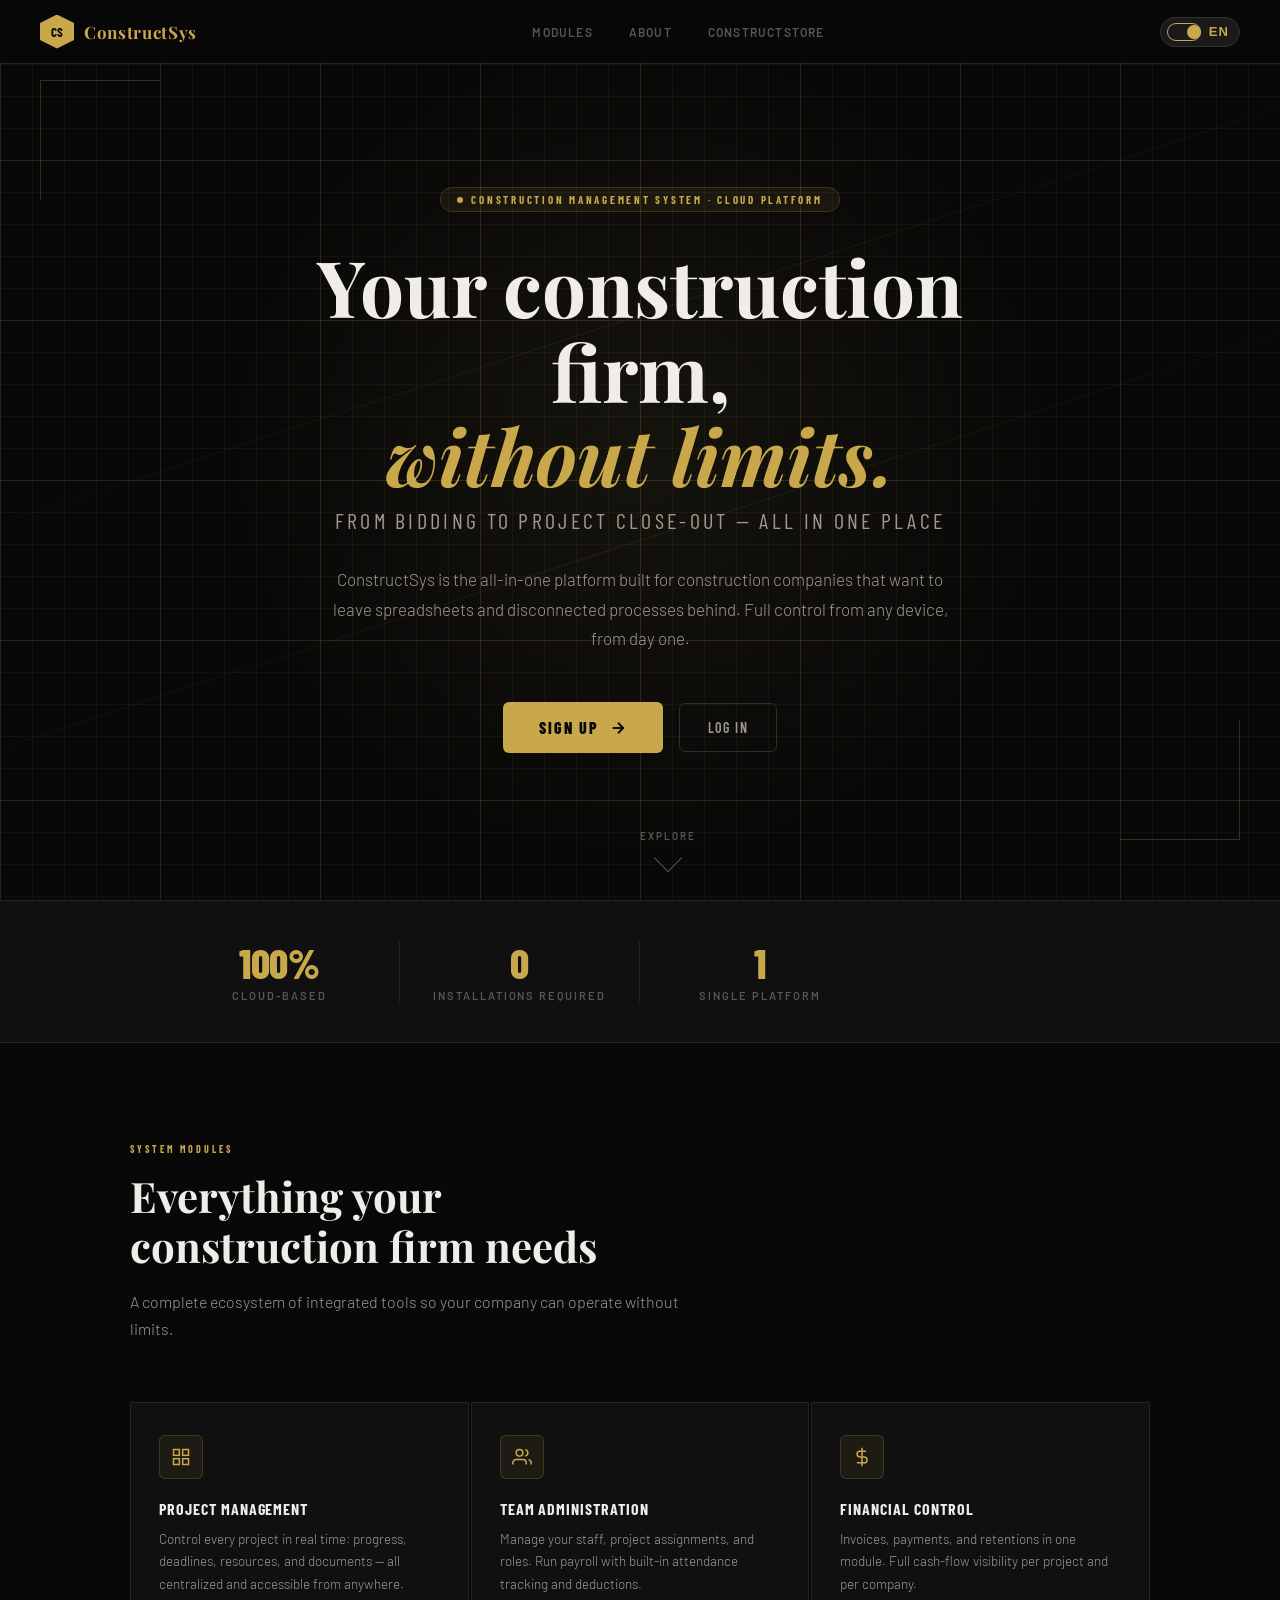
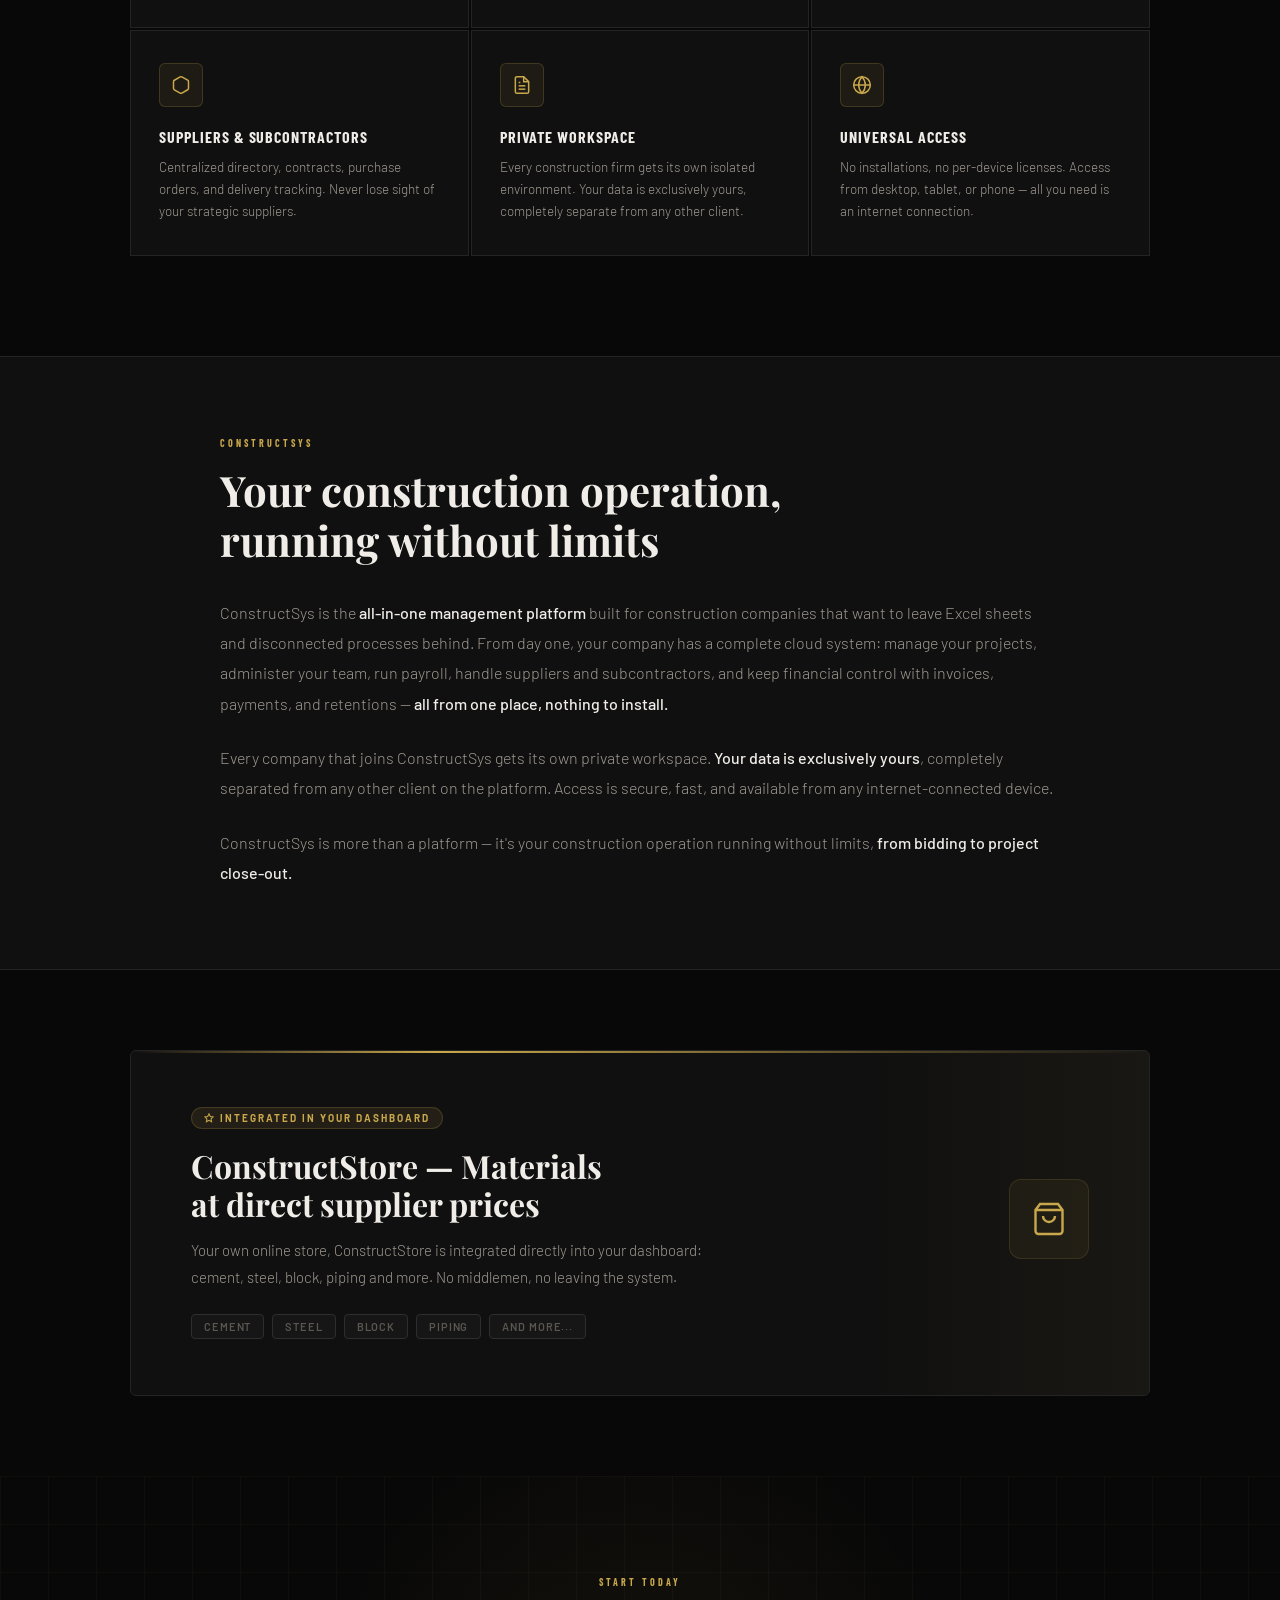
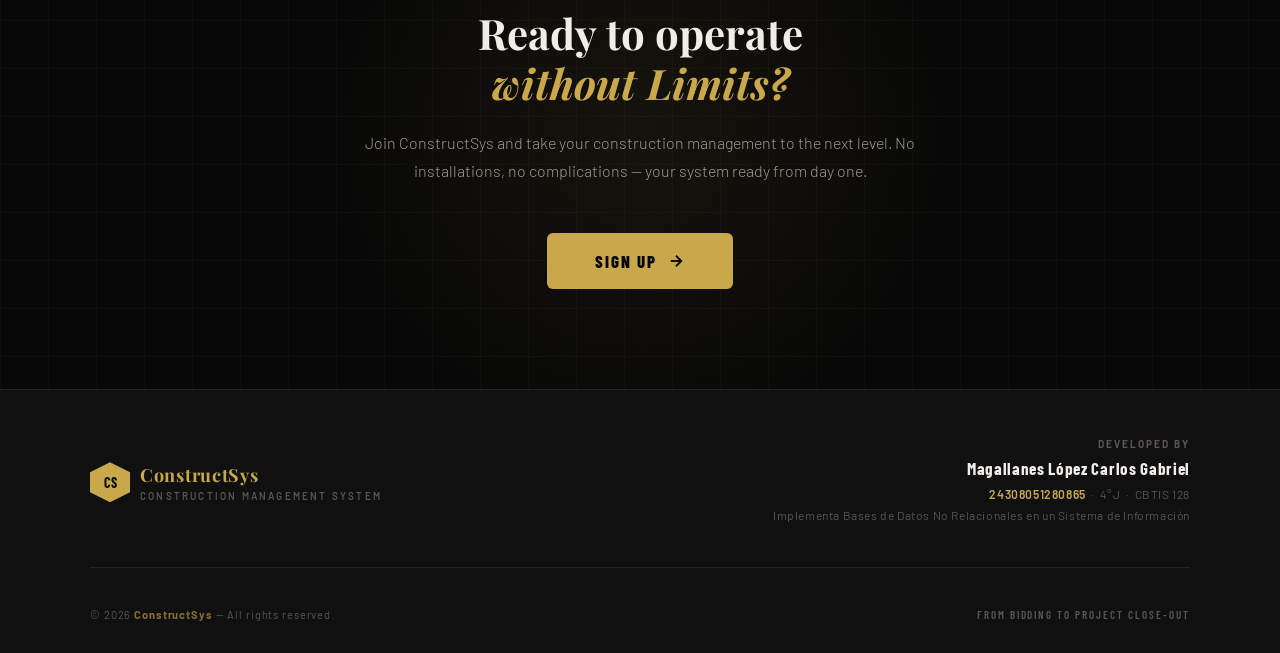
<file: src/index.html>
<![base64]>
<!-- DOCUMENTACIÓN -->
<!-- Landing Page / Index view -->
<!-- Ultima Modificación: 10/06/2026 -->
<!-- Autor: Magallanes López Carlos Gabriel -->
<!-- Email: cgmagallanes23@gmail.com -->
<!-- Versión del Proyecto: 1.0 -->
<![base64]>

<!DOCTYPE html>
<html lang="es">
	<head>
		<meta charset="UTF-8">
		<meta name="viewport" content="width=device-width, initial-scale=1.0">
		<title>ConstructSys</title>

		<!-- Preconectar con Google Fonts -->
		<link rel="preconnect" href="https://fonts.googleapis.com">
		<link href="https://fonts.googleapis.com/css2?family=Barlow:wght@300;400;500;600&family=Barlow+Condensed:wght@400;600;700;800&family=Playfair+Display:ital,wght@0,700;1,600&display=swap" rel="stylesheet">

		<link rel="stylesheet" href="styles/index.css">
		<link rel="icon" href="assets/icons/constructsys.ico">
	</head>
	<body>

		<!-- Barra de Navegación -->
		<nav>

			<!-- Logo -->
			<a href="#" class="nav-logo">
				<div class="nav-hex">
					<span>CS</span>
				</div>
				<span class="nav-brand">ConstructSys</span>
			</a>

			<!-- Links de Sección -->
			<div class="nav-links">
				<a href="#features" class="nav-link" data-i18n="navFeatures">Módulos</a>
				<a href="#about" class="nav-link" data-i18n="navAbout">Nosotros</a>
				<a href="#store" class="nav-link" data-i18n="navStore">ConstructStore</a>
			</div>

			<!-- Botones de Acción + Toggle -->
			<div class="nav-cta">
			    <!-- Toggle de Idioma -->
			    <button id="lang-toggle" class="lang-toggle" aria-label="Cambiar idioma">
			        <div class="lang-switch"></div>
			        <span id="lang-label" class="lang-label">ES</span>
			    </button>
			</div>

		</nav>

		<!-- HERO -->
		<section id="hero" class="hero">

			<!-- Fondos Decorativos -->
			<div class="hero-bg">
				<div class="bg-grid-fine"></div>
				<div class="bg-grid-coarse"></div>
				<div class="bg-diag"></div>
				<div class="bg-radial"></div>
			</div>

			<!-- Esquinas Decorativas -->
			<div class="corner-tl"></div>
			<div class="corner-br"></div>

			<!-- Contenido del Hero -->
			<div class="hero-content">

				<!-- Etiqueta Superior -->
				<div class="hero-eyebrow">
					<span class="hero-eyebrow-dot"></span>
					<span data-i18n="heroEyebrow">Sistema de Gestión de Obras · Plataforma en la Nube</span>
				</div>

				<!-- Título Principal -->
				<h1 class="hero-title">
					<span data-i18n="heroTitle1">Tu constructora,</span><br>
					<em data-i18n="heroTitle2">sin límites.</em>
				</h1>

				<!-- Subtítulo -->
				<p class="hero-tagline" data-i18n="heroTagline">Desde la licitación hasta el cierre de obra — todo en un solo lugar</p>

				<!-- Descripción -->
				<p class="hero-desc" data-i18n="heroDesc">
				    ConstructSys es la plataforma todo-en-uno diseñada para constructoras que quieren dejar atrás las hojas de cálculo y los procesos desconectados. Control total desde cualquier dispositivo, desde el primer día.
				</p>
				
				<!-- Botones de Acción -->
				<div class="hero-actions">
				
				    <!-- Botón Primario -->
				    <a href="views/register.html" class="btn-primary">
				        <span data-i18n="heroBtnPrimary">Registrarse</span>
				        <svg viewBox="0 0 24 24" fill="none" stroke="currentColor" stroke-width="2.5">
				            <line x1="5" y1="12" x2="19" y2="12"/>
				            <polyline points="12 5 19 12 12 19"/>
				        </svg>
				    </a>
				
				    <!-- Botón Secundario — Login al lado del primario -->
				    <a href="views/login.html" class="btn-outline" data-i18n="heroBtnOutline">Iniciar Sesión</a>
				
				</div>

			</div>

			<!-- Indicador de Scroll -->
			<div class="scroll-hint">
				<span data-i18n="scrollHint">Explorar</span>
				<div class="scroll-arrow"></div>
			</div>

		</section>

		<!-- Estadísticas -->
		<div class="stats-strip">
			<div class="stats-inner">

				<div class="stat-item">
					<div class="stat-number" data-i18n="statCloudNum">100%</div>
					<div class="stat-label" data-i18n="statCloudLbl">En la Nube</div>
				</div>

				<div class="stat-item">
					<div class="stat-number" data-i18n="statInstNum">0</div>
					<div class="stat-label" data-i18n="statInstLbl">Instalaciones Requeridas</div>
				</div>

				<div class="stat-item">
					<div class="stat-number" data-i18n="statPlatNum">1</div>
					<div class="stat-label" data-i18n="statPlatLbl">Sola Plataforma</div>
				</div>

			</div>
		</div>

		<!-- Funcionalidades -->
		<section id="features" class="features">

			<!-- Encabezado de la Sección -->
			<div class="section-eyebrow" data-i18n="featEyebrow">Módulos del Sistema</div>
			<h2 class="section-title" data-i18n="featTitle" data-i18n-html>Todo lo que necesita<br>tu constructora</h2>
			<p class="section-sub" data-i18n="featSub">Un ecosistema completo de herramientas integradas para que tu empresa opere sin límites.</p>

			<!-- Cuadrícula de Tarjetas -->
			<div class="features-grid">

				<!-- Tarjeta: Gestión de Proyectos -->
				<div class="feature-card">
					<div class="feature-icon">
						<svg viewBox="0 0 24 24" fill="none" stroke="currentColor" stroke-width="1.8">
							<rect x="3" y="3" width="7" height="7"/>
							<rect x="14" y="3" width="7" height="7"/>
							<rect x="3" y="14" width="7" height="7"/>
							<rect x="14" y="14" width="7" height="7"/>
						</svg>
					</div>
					<div class="feature-title" data-i18n="featProjTitle">Gestión de Proyectos</div>
					<div class="feature-desc" data-i18n="featProjDesc">
						Controla cada obra en tiempo real: avances, plazos, recursos y documentos, todo centralizado y accesible desde cualquier lugar.
					</div>
				</div>

				<!-- Tarjeta: Administración de Equipo -->
				<div class="feature-card">
					<div class="feature-icon">
						<svg viewBox="0 0 24 24" fill="none" stroke="currentColor" stroke-width="1.8">
							<path d="M17 21v-2a4 4 0 0 0-4-4H5a4 4 0 0 0-4 4v2"/>
							<circle cx="9" cy="7" r="4"/>
							<path d="M23 21v-2a4 4 0 0 0-3-3.87"/>
							<path d="M16 3.13a4 4 0 0 1 0 7.75"/>
						</svg>
					</div>
					<div class="feature-title" data-i18n="featTeamTitle">Administración de Equipo</div>
					<div class="feature-desc" data-i18n="featTeamDesc">
						Gestiona tu personal, asignaciones por obra y roles. Lleva la nómina integrada con control de asistencia y deducciones.
					</div>
				</div>

				<!-- Tarjeta: Control Financiero -->
				<div class="feature-card">
					<div class="feature-icon">
						<svg viewBox="0 0 24 24" fill="none" stroke="currentColor" stroke-width="1.8">
							<line x1="12" y1="1" x2="12" y2="23"/>
							<path d="M17 5H9.5a3.5 3.5 0 0 0 0 7h5a3.5 3.5 0 0 1 0 7H6"/>
						</svg>
					</div>
					<div class="feature-title" data-i18n="featFinTitle">Control Financiero</div>
					<div class="feature-desc" data-i18n="featFinDesc">
						Facturas, pagos y retenciones en un solo módulo. Visibilidad completa del flujo de caja por proyecto y por empresa.
					</div>
				</div>

				<!-- Tarjeta: Proveedores y Subcontratistas -->
				<div class="feature-card">
					<div class="feature-icon">
						<svg viewBox="0 0 24 24" fill="none" stroke="currentColor" stroke-width="1.8">
							<path d="M21 16V8a2 2 0 0 0-1-1.73l-7-4a2 2 0 0 0-2 0l-7 4A2 2 0 0 0 3 8v8a2 2 0 0 0 1 1.73l7 4a2 2 0 0 0 2 0l7-4A2 2 0 0 0 21 16z"/>
						</svg>
					</div>
					<div class="feature-title" data-i18n="featSupTitle">Proveedores y Subcontratistas</div>
					<div class="feature-desc" data-i18n="featSupDesc">
						Directorio centralizado, contratos, órdenes de compra y seguimiento de entregas. Nunca pierdas de vista a tus proveedores estratégicos.
					</div>
				</div>

				<!-- Tarjeta: Espacio Privado -->
				<div class="feature-card">
					<div class="feature-icon">
						<svg viewBox="0 0 24 24" fill="none" stroke="currentColor" stroke-width="1.8">
							<path d="M14 2H6a2 2 0 0 0-2 2v16a2 2 0 0 0 2 2h12a2 2 0 0 0 2-2V8z"/>
							<polyline points="14 2 14 8 20 8"/>
							<line x1="16" y1="13" x2="8" y2="13"/>
							<line x1="16" y1="17" x2="8" y2="17"/>
							<polyline points="10 9 9 9 8 9"/>
						</svg>
					</div>
					<div class="feature-title" data-i18n="featPrivTitle">Espacio Privado</div>
					<div class="feature-desc" data-i18n="featPrivDesc">
						Cada constructora tiene su propio entorno aislado. Tus datos son exclusivamente tuyos, completamente separados de cualquier otro cliente.
					</div>
				</div>

				<!-- Tarjeta: Acceso Universal -->
				<div class="feature-card">
					<div class="feature-icon">
						<svg viewBox="0 0 24 24" fill="none" stroke="currentColor" stroke-width="1.8">
							<circle cx="12" cy="12" r="10"/>
							<line x1="2" y1="12" x2="22" y2="12"/>
							<path d="M12 2a15.3 15.3 0 0 1 4 10 15.3 15.3 0 0 1-4 10 15.3 15.3 0 0 1-4-10 15.3 15.3 0 0 1 4-10z"/>
						</svg>
					</div>
					<div class="feature-title" data-i18n="featAccTitle">Acceso Universal</div>
					<div class="feature-desc" data-i18n="featAccDesc">Sin instalaciones, sin licencias por dispositivo. Accede desde computadora, tablet o celular con solo una conexión a internet.</div>
				</div>

			</div>

		</section>

		<!-- ConstructSys / Nosotros -->
		<section id="about" class="copy-section">
			<div class="copy-inner">

				<!-- Encabezado de la Sección -->
				<div class="section-eyebrow" data-i18n="copyEyebrow">ConstructSys</div>
				<h2 class="section-title" data-i18n="copyTitle" data-i18n-html>La operación de tu constructora,<br>funcionando sin límites</h2>

				<!-- Cuerpo del Texto -->
				<div class="copy-body">
					<p>
						<span data-i18n="copyP1a">ConstructSys es la </span><span class="copy-highlight" data-i18n="copyP1hl1">plataforma de gestión todo-en-uno</span><span data-i18n="copyP1b"> diseñada para constructoras que quieren dejar atrás las hojas de Excel y los procesos desconectados. Desde el primer día, tu empresa tiene un sistema completo en la nube: controla tus proyectos, administra a tu equipo, lleva la nómina, gestiona proveedores y subcontratistas, y mantén el control financiero con facturas, pagos y retenciones — </span><span class="copy-highlight" data-i18n="copyP1hl2">todo desde un solo lugar y sin instalar nada.</span>
					</p>
					<p>
						<span data-i18n="copyP2a">Cada constructora que entra a ConstructSys obtiene su propio espacio privado. </span><span class="copy-highlight" data-i18n="copyP2hl">Tus datos son exclusivamente tuyos</span><span data-i18n="copyP2b">, completamente separados de cualquier otro cliente de la plataforma. El acceso es seguro, rápido y disponible desde cualquier dispositivo con internet.</span>
					</p>
					<p>
						<span data-i18n="copyP3a">ConstructSys no es solo una plataforma — es la operación de tu constructora funcionando sin límites, </span><span class="copy-highlight" data-i18n="copyP3hl">desde la licitación hasta el cierre de obra.</span>
					</p>
				</div>

			</div>
		</section>

		<!-- ConstructStore -->
		<section id="store" class="store-callout">
			<div class="store-card">

				<!-- Fondo Decorativo -->
				<div class="store-card-bg"></div>

				<!-- Contenido Principal -->
				<div>

					<!-- Insignia de Módulo -->
					<div class="store-badge">
						<svg width="10" height="10" viewBox="0 0 24 24" fill="none" stroke="currentColor" stroke-width="2.5">
							<polygon points="12 2 15.09 8.26 22 9.27 17 14.14 18.18 21.02 12 17.77 5.82 21.02 7 14.14 2 9.27 8.91 8.26 12 2"/>
						</svg>
						<span data-i18n="storeBadge">Integrado en tu Dashboard</span>
					</div>

					<!-- Título y Descripción -->
					<h3 class="store-title" data-i18n="storeTitle" data-i18n-html>ConstructStore — Materiales<br>al precio del proveedor directo</h3>
					<p class="store-desc" data-i18n="storeDesc">Tu propia tienda en línea, ConstructStore está integrado directamente en tu dashboard: cemento, acero, block, tubería y más. Sin intermediarios, sin salir del sistema.</p>

					<!-- Etiquetas de Materiales -->
					<div class="store-items">
						<span class="store-tag" data-i18n="storeTag1">Cemento</span>
						<span class="store-tag" data-i18n="storeTag2">Acero</span>
						<span class="store-tag" data-i18n="storeTag3">Block</span>
						<span class="store-tag" data-i18n="storeTag4">Tubería</span>
						<span class="store-tag" data-i18n="storeTag5">Y más...</span>
					</div>

				</div>

				<!-- Ícono Lateral -->
				<div class="store-action">
					<div class="store-icon-wrap">
						<svg viewBox="0 0 24 24" fill="none" stroke="currentColor" stroke-width="1.6">
							<path d="M6 2L3 6v14a2 2 0 0 0 2 2h14a2 2 0 0 0 2-2V6l-3-4z"/>
							<line x1="3" y1="6" x2="21" y2="6"/>
							<path d="M16 10a4 4 0 0 1-8 0"/>
						</svg>
					</div>
				</div>

			</div>
		</section>

		<!-- Final CTA -->
		<section id="cta" class="final-cta">

			<!-- Fondos Decorativos -->
			<div class="final-cta-bg"></div>
			<div class="final-cta-glow"></div>

			<!-- Contenido -->
			<div class="final-cta-content">

				<!-- Encabezado -->
				<div class="section-eyebrow" data-i18n="finalEyebrow">Empieza Hoy</div>
				<h2 class="section-title">
					<span data-i18n="finalTitle">¿Listo para operar</span><br>
					<em style="font-style:italic; color:var(--gold)" data-i18n="finalTitleEm">sin Límites?</em>
				</h2>
				<p class="final-cta-desc" data-i18n="finalDesc">Únete a ConstructSys y lleva la gestión de tu constructora al siguiente nivel. Sin instalaciones, sin complicaciones — tu sistema listo desde el primer día.</p>

				<!-- Botón Primario -->
				<a href="views/register.html" class="btn-primary" style="display:inline-flex; font-size:17px; padding:18px 48px;">
					<span data-i18n="finalBtn">Registrarse</span>
					<svg viewBox="0 0 24 24" fill="none" stroke="currentColor" stroke-width="2.5">
						<line x1="5" y1="12" x2="19" y2="12"/>
						<polyline points="12 5 19 12 12 19"/>
					</svg>
				</a>

			</div>

		</section>

		<!-- FOOTER -->
		<footer>
			<div class="footer-inner">

				<!-- Sección Superior del Footer -->
				<div class="footer-top">

					<!-- Logo -->
					<a href="#" class="footer-logo">
						<div class="footer-hex">
							<span>CS</span>
						</div>
						<div class="footer-brand-info">
							<div class="footer-brand-name">ConstructSys</div>
							<div class="footer-brand-sub" data-i18n="footerSub">Sistema de Gestión de Obras</div>
						</div>
					</a>

					<!-- Datos del Desarrollador -->
					<div class="footer-dev">
						<div class="footer-dev-label" data-i18n="footerDevLbl">Desarrollado por</div>
						<div class="footer-dev-name">Magallanes López Carlos Gabriel</div>
						<div class="footer-dev-meta">
							<strong>24308051280865</strong> &nbsp;·&nbsp; 4°J &nbsp;·&nbsp; CBTIS 128<br>
							Implementa Bases de Datos No Relacionales en un Sistema de Información
						</div>
					</div>

				</div>

				<!-- Sección Inferior del Footer -->
				<div class="footer-bottom">
					<div class="footer-copy">
						&copy; 2026 <strong>ConstructSys</strong> — <span data-i18n="footerCopy">Todos los derechos reservados.</span>
					</div>
					<div class="footer-tagline" data-i18n="footerTagline">Desde la licitación hasta al cierre de obra</div>
				</div>

			</div>
		</footer>

		<!-- Scripts -->
		<script src="scripts/index.js"></script>

	</body>
</html>
</file>
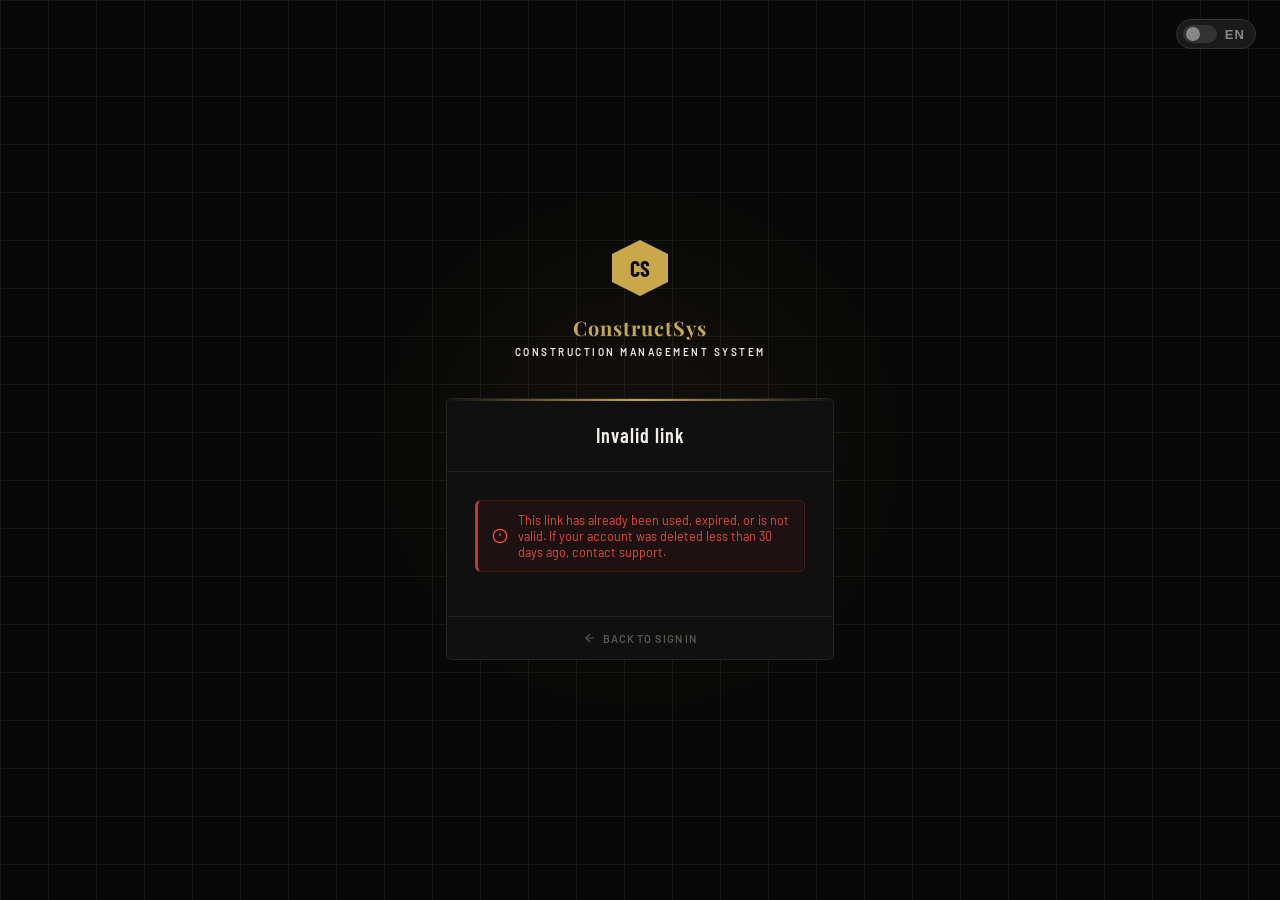
<file: src/views/cancel-deletion.html>
<!----------------------------------------------------------------------------------------------------------------------------------------------------->
<!-- DOCUMENTACIÓN                                                                                                                                    -->
<!-- Cancel Deletion View                                                                                                                             -->
<!-- Ultima Modificación: 09/06/2026                                                                                                                  -->
<!-- Autor: Magallanes López Carlos Gabriel                                                                                                           -->
<!-- Email: cgmagallanes23@gmail.com                                                                                                                  -->
<!-- Versión del Proyecto: 1.0                                                                                                                        -->
<!----------------------------------------------------------------------------------------------------------------------------------------------------->

<!DOCTYPE html>
<html lang="es" id="html">
	<head>
		<meta charset="UTF-8">
		<meta name="viewport" content="width=device-width, initial-scale=1.0">
		<title>ConstructSys — Cancel Deletion</title>
 
		<!-- Preconectar con Google Fonts -->
		<link rel="preconnect" href="https://fonts.googleapis.com">
		<link rel="preconnect" href="https://fonts.gstatic.com" crossorigin>
		<link href="https://fonts.googleapis.com/css2?family=Barlow:wght@300;400;500;600&family=Barlow+Condensed:wght@400;600;700&family=Playfair+Display:wght@600;700&display=swap" rel="stylesheet">

		<!-- Estilos -->
		<link rel="stylesheet" href="../styles/forgot-password.css">
		<link rel="icon" href="../assets/icons/constructsys.ico">
	</head>
	<body>

		<!-- Fondos decorativos -->
		<div class="bg-grid"></div>
		<div class="bg-glow"></div>

		<!-- Toasts -->
		<div id="toast-container"></div>

		<!-- Toggle de Idioma -->
		<button class="lang-toggle" id="lang-toggle" aria-label="Cambiar idioma">
			<div class="lang-switch"></div>
			<span class="lang-label" id="lang-label">ES</span>
		</button>

		<!-- Contenedor -->
		<div class="login-wrap">

			<!-- Logo -->
			<div class="login-logo">
				<div class="logo-hex">
					<span>CS</span>
				</div>
				<div class="logo-company">ConstructSys</div>
				<div class="logo-sub" id="logo-sub">Sistema de Gestión de Obras</div>
			</div>

			<!-- Carta -->
			<div class="login-card">

				<!-- Encabezado -->
				<div class="card-header-login">
					<h1 id="card-title">Procesando...</h1>
					<p id="card-sub"></p>
				</div>

				<!-- Cuerpo -->
				<div class="card-body-login">

					<!-- Banner de Error -->
					<div class="error-banner" id="error-banner">
						<svg viewBox="0 0 24 24" fill="none" stroke="currentColor" stroke-width="2">
							<circle cx="12" cy="12" r="10"/>
							<line x1="12" y1="8" x2="12" y2="12"/>
							<line x1="12" y1="16" x2="12.01" y2="16"/>
						</svg>
						<span id="error-msg"></span>
					</div>

					<!-- Banner de Éxito -->
					<div class="success-banner" id="success-banner">
						<svg viewBox="0 0 24 24" fill="none" stroke="currentColor" stroke-width="2">
							<path d="M22 11.08V12a10 10 0 1 1-5.93-9.14"/>
							<polyline points="22 4 12 14.01 9 11.01"/>
						</svg>
						<div class="success-banner-text">
							<p id="success-title"></p>
							<p id="success-msg"></p>
						</div>
					</div>

				</div>

				<!-- Pie -->
				<div class="card-footer-login">
					<a href="../views/login.html" class="back-link">
						<svg viewBox="0 0 24 24" fill="none" stroke="currentColor" stroke-width="2">
							<line x1="19" y1="12" x2="5" y2="12"/>
							<polyline points="12 19 5 12 12 5"/>
						</svg>
						<span id="back-label">Volver a iniciar sesión</span>
					</a>
				</div>

			</div>
		</div>

		<!-- Scripts -->
		<script src="../scripts/cancel_deletion.js"></script>

	</body>
</html>

<!------------------------------------------------------------------------------------------------------------------------------------------------------>
</file>
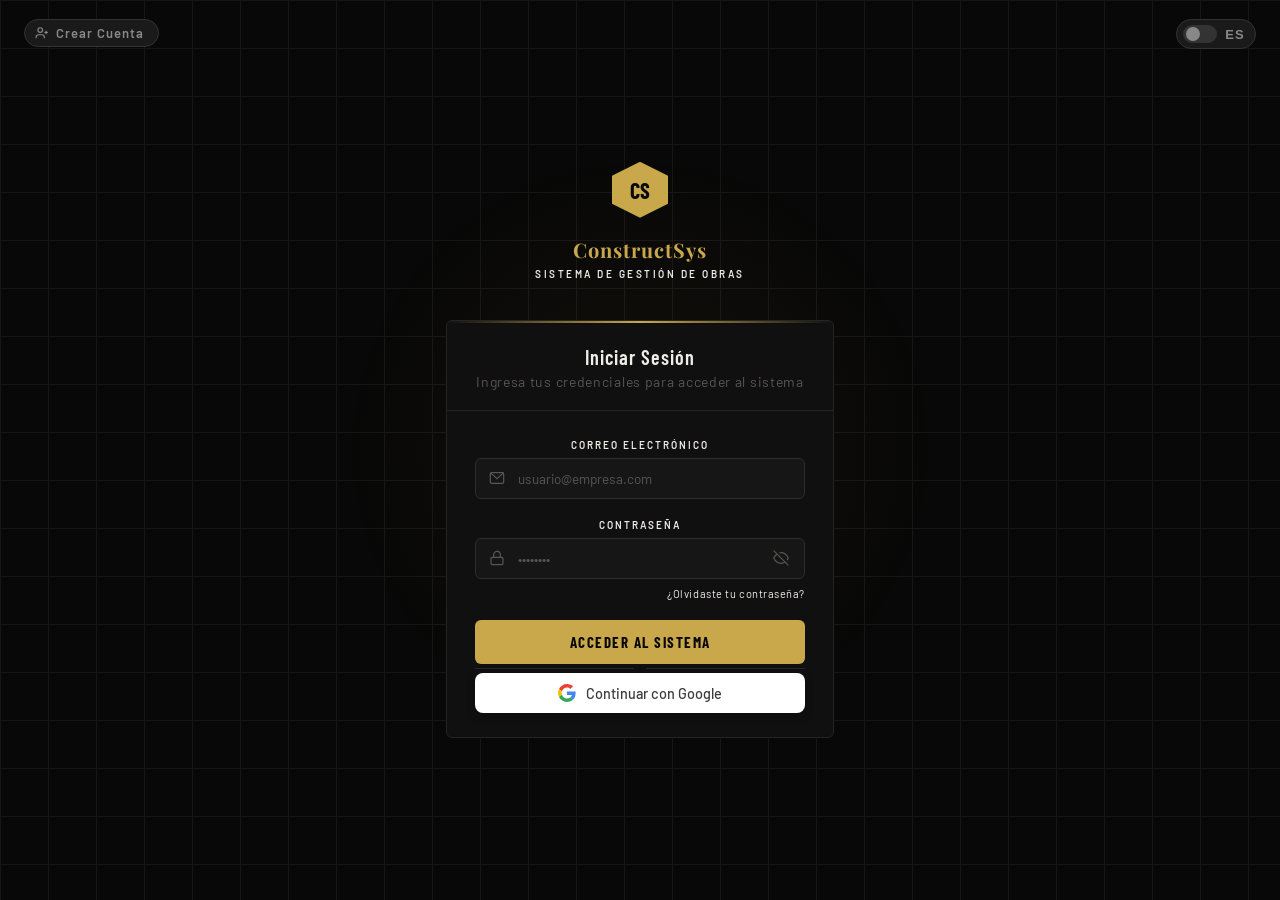
<file: src/views/dashboard.html>
<![base64]>
<!-- DOCUMENTACIÓN -->
<!-- Dashboard view -->
<!-- Ultima Modificación: 07/05/2026 -->
<!-- Autor: Magallanes López Carlos Gabriel -->
<!-- Email: cgmagallanes23@gmail.com -->
<!-- Versión del Proyecto: 1.0 -->
<![base64]>

<!DOCTYPE html>
	<html lang="es">
	<head>
		<meta charset="UTF-8"/>
		<meta name="viewport" content="width=device-width, initial-scale=1.0"/>
		<title>ConstructSys — Dashboard</title>
		<link rel="preconnect" href="https://fonts.googleapis.com"/>
		<link href="https://fonts.googleapis.com/css2?family=Playfair+Display:wght@400;600;700&family=Barlow:wght@300;400;500;600&family=Barlow+Condensed:wght@400;600;700&display=swap" rel="stylesheet"/>
		<link rel="stylesheet" href="../styles/dashboard.css"/>
		<link rel="icon" href="../assets/icons/constructsys.ico">
	</head>
	<body>

		<!-- Sidebar -->
		<aside class="sidebar" id="sidebar">
			
			<!-- Logo del Sidebar-->
			<div class="sidebar-logo">
				<div class="logo-icon"><span>CS</span></div>
				<div class="company-name">Industria<br>Constructora</div>
				<div class="company-sub">Sistema de Administración</div>
			</div>

			<!-- Título de la Barra de Navegación -->
			<nav>

				<!-- Título de la Barra de Navegación -->
				<div class="nav-section-title">Principal</div>
				
				<!-- Icono de Navegación-->
				<a class="nav-item active" data-page="dashboard" onclick="navigate('dashboard',this)">
					<svg class="nav-icon" fill="none" viewBox="0 0 24 24" stroke="currentColor">
						<rect x="3" y="3" width="7" height="7" rx="1" stroke-width="1.8"/>
						<rect x="14" y="3" width="7" height="7" rx="1" stroke-width="1.8"/>
						<rect x="3" y="14" width="7" height="7" rx="1" stroke-width="1.8"/>
						<rect x="14" y="14" width="7" height="7" rx="1" stroke-width="1.8"/>
					</svg>
					Panel General
				</a>

				<!-- Sección de Proyectos -->
				<div class="nav-section-title">Proyectos</div>

				<!-- Tabla Proyectos -->
				<a class="nav-item" data-page="proyectos" onclick="navigate('proyectos',this)">
					<svg class="nav-icon" fill="none" viewBox="0 0 24 24" stroke="currentColor">
						<path stroke-width="1.8" d="M3 21h18M3 7l9-4 9 4M4 7v14M20 7v14M8 11h.01M16 11h.01M12 11h.01"/>
					</svg>
					Proyectos <span class="nav-badge" id="badge-proyectos">0</span>
				</a>

				<!-- Tabla Contratos -->
				<a class="nav-item" data-page="contratos" onclick="navigate('contratos',this)">
					<svg class="nav-icon" fill="none" viewBox="0 0 24 24" stroke="currentColor">
						<path stroke-width="1.8" d="M9 12h6m-6 4h6m2 5H7a2 2 0 01-2-2V5a2 2 0 012-2h5.586a1 1 0 01.707.293l5.414 5.414a1 1 0 01.293.707V19a2 2 0 01-2 2z"/>
					</svg>
					Contratos <span class="nav-badge" id="badge-contratos">0</span>
				</a>

				<!-- Tabla Licitaciones -->
				<a class="nav-item" data-page="licitaciones" onclick="navigate('licitaciones',this)">
					<svg class="nav-icon" fill="none" viewBox="0 0 24 24" stroke="currentColor">
						<path stroke-width="1.8" d="M9 5H7a2 2 0 00-2 2v12a2 2 0 002 2h10a2 2 0 002-2V7a2 2 0 00-2-2h-2M9 5a2 2 0 002 2h2a2 2 0 002-2M9 5a2 2 0 012-2h2a2 2 0 012 2m-6 9l2 2 4-4"/>
					</svg>
					Licitaciones <span class="nav-badge" id="badge-licitaciones">0</span>
				</a>

				<!-- Tabla Hitos -->
				<a class="nav-item" data-page="hitos" onclick="navigate('hitos',this)">
					<svg class="nav-icon" fill="none" viewBox="0 0 24 24" stroke="currentColor">
						<path stroke-width="1.8" d="M3 21v-4m0 0V5a2 2 0 012-2h6.5l1 1H21l-3 6 3 6h-8.5l-1-1H5a2 2 0 00-2 2zm9-13.5V9"/>
					</svg>
					Hitos <span class="nav-badge" id="badge-hitos">0</span>
				</a>

				<!-- Tabla Bitácora de Obra -->
				<a class="nav-item" data-page="bitacora" onclick="navigate('bitacora',this)">
					<svg class="nav-icon" fill="none" viewBox="0 0 24 24" stroke="currentColor">
						<path stroke-width="1.8" d="M12 6.253v13m0-13C10.832 5.477 9.246 5 7.5 5S4.168 5.477 3 6.253v13C4.168 18.477 5.754 18 7.5 18s3.332.477 4.5 1.253m0-13C13.168 5.477 14.754 5 16.5 5c1.747 0 3.332.477 4.5 1.253v13C19.832 18.477 18.247 18 16.5 18c-1.746 0-3.332.477-4.5 1.253"/>
					</svg>
					Bitácora de Obra <span class="nav-badge" id="badge-bitacora">0</span>
				</a>
				
				<!-- Tabla Documentos -->
				<a class="nav-item" data-page="documentos" onclick="navigate('documentos',this)">
					<svg class="nav-icon" fill="none" viewBox="0 0 24 24" stroke="currentColor">
						<path stroke-width="1.8" d="M3 7v10a2 2 0 002 2h14a2 2 0 002-2V9a2 2 0 00-2-2h-6l-2-2H5a2 2 0 00-2 2z"/>
					</svg>
					Documentos <span class="nav-badge" id="badge-documentos">0</span>
				</a>

				<!-- Tabla Riesgos -->
				<a class="nav-item" data-page="riesgos" onclick="navigate('riesgos',this)">
					<svg class="nav-icon" fill="none" viewBox="0 0 24 24" stroke="currentColor">
						<path stroke-width="1.8" d="M12 9v2m0 4h.01m-6.938 4h13.856c1.54 0 2.502-1.667 1.732-3L13.732 4c-.77-1.333-2.694-1.333-3.464 0L3.34 16c-.77 1.333.192 3 1.732 3z"/>
					</svg>
					Riesgos <span class="nav-badge" id="badge-riesgos">0</span>
				</a>
				
				<!-- Tabla Permisos / Licencias -->
				<a class="nav-item" data-page="permisos" onclick="navigate('permisos',this)">
					<svg class="nav-icon" fill="none" viewBox="0 0 24 24" stroke="currentColor">
						<path stroke-width="1.8" d="M9 12l2 2 4-4m5.618-4.016A11.955 11.955 0 0112 2.944a11.955 11.955 0 01-8.618 3.04A12.02 12.02 0 003 9c0 5.591 3.824 10.29 9 11.622 5.176-1.332 9-6.03 9-11.622 0-1.042-.133-2.052-.382-3.016z"/>
					</svg>
					Permisos / Licencias <span class="nav-badge" id="badge-permisos">0</span>
				</a>

				<!-- Sección de Recursos Humanos -->
				<div class="nav-section-title">Recursos Humanos</div>

				<!-- Tabla Empleados -->
				<a class="nav-item" data-page="empleados" onclick="navigate('empleados',this)">
					<svg class="nav-icon" fill="none" viewBox="0 0 24 24" stroke="currentColor">
						<path stroke-width="1.8" d="M17 21v-2a4 4 0 00-4-4H5a4 4 0 00-4 4v2"/>
						<circle cx="9" cy="7" r="4" stroke-width="1.8"/>
						<path stroke-width="1.8" d="M23 21v-2a4 4 0 00-3-3.87M16 3.13a4 4 0 010 7.75"/>
					</svg>
					Empleados <span class="nav-badge" id="badge-empleados">0</span>
				</a>

				<!-- Tabla Departamentos -->
				<a class="nav-item" data-page="departamentos" onclick="navigate('departamentos',this)">
					<svg class="nav-icon" fill="none" viewBox="0 0 24 24" stroke="currentColor">
						<path stroke-width="1.8" d="M19 21V5a2 2 0 00-2-2H7a2 2 0 00-2 2v16m14 0h2m-2 0h-5m-9 0H3m2 0h5M9 7h1m-1 4h1m4-4h1m-1 4h1m-5 10v-5a1 1 0 011-1h2a1 1 0 011 1v5m-4 0h4"/>
					</svg>
					Departamentos <span class="nav-badge" id="badge-departamentos">0</span>
				</a>

				<!-- Tabla Asignaciones -->
				<a class="nav-item" data-page="asignaciones" onclick="navigate('asignaciones',this)">
					<svg class="nav-icon" fill="none" viewBox="0 0 24 24" stroke="currentColor">
						<path stroke-width="1.8" d="M8 7V3m8 4V3m-9 8h10M5 21h14a2 2 0 002-2V7a2 2 0 00-2-2H5a2 2 0 00-2 2v12a2 2 0 002 2z"/>
					</svg>
					Asignaciones <span class="nav-badge" id="badge-asignaciones">0</span>
				</a>
				
				<!-- Tabla Ausencias -->
				<a class="nav-item" data-page="ausencias" onclick="navigate('ausencias',this)">
					<svg class="nav-icon" fill="none" viewBox="0 0 24 24" stroke="currentColor">
						<path stroke-width="1.8" d="M8 7V3m8 4V3m-9 8h10M5 21h14a2 2 0 002-2V7a2 2 0 00-2-2H5a2 2 0 00-2 2v12a2 2 0 002 2z"/>
					</svg>
					Ausencias <span class="nav-badge" id="badge-ausencias">0</span>
				</a>
				
				<!-- Tabla Capacitaciones-->
				<a class="nav-item" data-page="capacitaciones" onclick="navigate('capacitaciones',this)">
					<svg class="nav-icon" fill="none" viewBox="0 0 24 24" stroke="currentColor">
						<path stroke-width="1.8" d="M12 14l9-5-9-5-9 5 9 5z"/>
						<path stroke-width="1.8" d="M12 14l6.16-3.422a12.083 12.083 0 01.665 6.479A11.952 11.952 0 0112 20.055a11.952 11.952 0 00-6.824-2.998 12.078 12.078 0 01.665-6.479L12 14z"/>
					</svg>
					Capacitaciones <span class="nav-badge" id="badge-capacitaciones">0</span>
				</a>

				<!-- Tabla Registro Capacitación -->
				<a class="nav-item" data-page="emp_cap" onclick="navigate('emp_cap',this)">
					<svg class="nav-icon" fill="none" viewBox="0 0 24 24" stroke="currentColor">
						<path stroke-width="1.8" d="M9 12l2 2 4-4M7 21h10a2 2 0 002-2V5a2 2 0 00-2-2H7a2 2 0 00-2 2v14a2 2 0 002 2z"/>
					</svg>
					Registro Capacitación <span class="nav-badge" id="badge-emp_cap">0</span>
				</a>
				
				<!-- Tabla Accidentes Laborales -->
				<a class="nav-item" data-page="accidentes" onclick="navigate('accidentes',this)">
					<svg class="nav-icon" fill="none" viewBox="0 0 24 24" stroke="currentColor">
						<path stroke-width="1.8" d="M4.318 6.318a4.5 4.5 0 000 6.364L12 20.364l7.682-7.682a4.5 4.5 0 00-6.364-6.364L12 7.636l-1.318-1.318a4.5 4.5 0 00-6.364 0z"/>
					</svg>
					Accidentes Laborales <span class="nav-badge" id="badge-accidentes">0</span>
				</a>
				
				<!-- Tabla Nómina -->
				<a class="nav-item" data-page="nomina" onclick="navigate('nomina',this)">
					<svg class="nav-icon" fill="none" viewBox="0 0 24 24" stroke="currentColor">
						<path stroke-width="1.8" d="M17 9V7a2 2 0 00-2-2H5a2 2 0 00-2 2v6a2 2 0 002 2h2m2 4h10a2 2 0 002-2v-6a2 2 0 00-2-2H9a2 2 0 00-2 2v6a2 2 0 002 2zm7-5a2 2 0 11-4 0 2 2 0 014 0z"/>
					</svg>
					Nómina <span class="nav-badge" id="badge-nomina">0</span>
				</a>
				
				<!-- Tabla Detalle Nómina -->
				<a class="nav-item" data-page="detalle_nomina" onclick="navigate('detalle_nomina',this)">
					<svg class="nav-icon" fill="none" viewBox="0 0 24 24" stroke="currentColor">
						<path stroke-width="1.8" d="M9 14l2 2 4-4M7 4H4a1 1 0 00-1 1v16l3-2 3 2 3-2 3 2 3-2 3 2V5a1 1 0 00-1-1h-3m-6 0V2m6 2V2M7 4h10"/>
					</svg>
					Detalle de Nómina <span class="nav-badge" id="badge-detalle_nomina">0</span>
				</a>
				
				<!-- Tabla Préstamos -->
				<a class="nav-item" data-page="prestamos" onclick="navigate('prestamos',this)">
					<svg class="nav-icon" fill="none" viewBox="0 0 24 24" stroke="currentColor">
						<path stroke-width="1.8" d="M12 8c-1.657 0-3 .895-3 2s1.343 2 3 2 3 .895 3 2-1.343 2-3 2m0-8c1.11 0 2.08.402 2.599 1M12 8V7m0 1v8m0 0v1m0-1c-1.11 0-2.08-.402-2.599-1M21 12a9 9 0 11-18 0 9 9 0 0118 0z"/>
					</svg>
					Préstamos <span class="nav-badge" id="badge-prestamos">0</span>
				</a>

				<!-- Sección Finanzas -->
				<div class="nav-section-title">Finanzas</div>

				<!-- Tabla Facturas -->
				<a class="nav-item" data-page="facturas" onclick="navigate('facturas',this)">
					<svg class="nav-icon" fill="none" viewBox="0 0 24 24" stroke="currentColor">
						<path stroke-width="1.8" d="M9 14l2 2 4-4M7 4H4a1 1 0 00-1 1v16l3-2 3 2 3-2 3 2 3-2 3 2V5a1 1 0 00-1-1h-3m-6 0V2m6 2V2M7 4h10"/>
					</svg>
					Facturas <span class="nav-badge" id="badge-facturas">0</span>
				</a>

				<!-- Tabla Pagos -->
				<a class="nav-item" data-page="pagos" onclick="navigate('pagos',this)">
					<svg class="nav-icon" fill="none" viewBox="0 0 24 24" stroke="currentColor">
						<path stroke-width="1.8" d="M3 10h18M7 15h1m4 0h1m-7 4h12a3 3 0 003-3V8a3 3 0 00-3-3H6a3 3 0 00-3 3v8a3 3 0 003 3z"/>
					</svg>
					Pagos <span class="nav-badge" id="badge-pagos">0</span>
				</a>
				
				<!-- Tabla Retenciones -->
				<a class="nav-item" data-page="retenciones" onclick="navigate('retenciones',this)">
					<svg class="nav-icon" fill="none" viewBox="0 0 24 24" stroke="currentColor">
						<path stroke-width="1.8" d="M9 5H7a2 2 0 00-2 2v12a2 2 0 002 2h10a2 2 0 002-2V7a2 2 0 00-2-2h-2M9 5a2 2 0 002 2h2a2 2 0 002-2M9 5a2 2 0 012-2h2a2 2 0 012 2M15 13l-3 3-3-3"/>
					</svg>
					Retenciones <span class="nav-badge" id="badge-retenciones">0</span>
				</a>
				
				<!-- Tabla Cotizaciones -->
				<a class="nav-item" data-page="cotizaciones" onclick="navigate('cotizaciones',this)">
					<svg class="nav-icon" fill="none" viewBox="0 0 24 24" stroke="currentColor">
						<path stroke-width="1.8" d="M9 7h6m0 10v-3m-3 3h.01M9 17h.01M9 14h.01M12 14h.01M15 11h.01M12 11h.01M9 11h.01M7 21h10a2 2 0 002-2V5a2 2 0 00-2-2H7a2 2 0 00-2 2v14a2 2 0 002 2z"/>
					</svg>
					Cotizaciones <span class="nav-badge" id="badge-cotizaciones">0</span>
				</a>

				<!-- Tabla Garantías -->
				<a class="nav-item" data-page="garantias" onclick="navigate('garantias',this)">
					<svg class="nav-icon" fill="none" viewBox="0 0 24 24" stroke="currentColor">
						<path stroke-width="1.8" d="M9 12l2 2 4-4m5.618-4.016A11.955 11.955 0 0112 2.944a11.955 11.955 0 01-8.618 3.04A12.02 12.02 0 003 9c0 5.591 3.824 10.29 9 11.622 5.176-1.332 9-6.03 9-11.622 0-1.042-.133-2.052-.382-3.016z"/>
					</svg>
					Garantías <span class="nav-badge" id="badge-garantias">0</span>
				</a>

				<!-- Sección Logística -->
				<div class="nav-section-title">Logística</div>
		
				<!-- Tabla Proveedores -->
				<a class="nav-item" data-page="proveedores" onclick="navigate('proveedores',this)">
					<svg class="nav-icon" fill="none" viewBox="0 0 24 24" stroke="currentColor">
						<path stroke-width="1.8" d="M20 7H4a2 2 0 00-2 2v6a2 2 0 002 2h16a2 2 0 002-2V9a2 2 0 00-2-2zM2 12h20M7 7V5a2 2 0 012-2h6a2 2 0 012 2v2"/>
					</svg>
					Proveedores <span class="nav-badge" id="badge-proveedores">0</span>
				</a>

				<!-- Tabla Contactos Proveedor o Subcontratista -->
				<a class="nav-item" data-page="contactos" onclick="navigate('contactos',this)">
					<svg class="nav-icon" fill="none" viewBox="0 0 24 24" stroke="currentColor">
						<path stroke-width="1.8" d="M16 7a4 4 0 11-8 0 4 4 0 018 0zM12 14a7 7 0 00-7 7h14a7 7 0 00-7-7z"/>
					</svg>
					Contactos Prov./Sub. <span class="nav-badge" id="badge-contactos">0</span>
				</a>
				
				<!-- Tabla Subcontratitas -->
				<a class="nav-item" data-page="subcontratistas" onclick="navigate('subcontratistas',this)">
					<svg class="nav-icon" fill="none" viewBox="0 0 24 24" stroke="currentColor">
						<path stroke-width="1.8" d="M10.325 4.317c.426-1.756 2.924-1.756 3.35 0a1.724 1.724 0 002.573 1.066c1.543-.94 3.31.826 2.37 2.37a1.724 1.724 0 001.065 2.572c1.756.426 1.756 2.924 0 3.35a1.724 1.724 0 00-1.066 2.573c.94 1.543-.826 3.31-2.37 2.37a1.724 1.724 0 00-2.572 1.065c-.426 1.756-2.924 1.756-3.35 0a1.724 1.724 0 00-2.573-1.066c-1.543.94-3.31-.826-2.37-2.37a1.724 1.724 0 00-1.065-2.572c-1.756-.426-1.756-2.924 0-3.35a1.724 1.724 0 001.066-2.573c-.94-1.543.826-3.31 2.37-2.37.996.608 2.296.07 2.572-1.065z"/>
						<path stroke-width="1.8" d="M15 12a3 3 0 11-6 0 3 3 0 016 0z"/>
					</svg>
					Subcontratistas <span class="nav-badge" id="badge-subcontratistas">0</span>
				</a>

				<!-- Tabla Contratos con Subcontratistas -->
				<a class="nav-item" data-page="contratos_sub" onclick="navigate('contratos_sub',this)">
					<svg class="nav-icon" fill="none" viewBox="0 0 24 24" stroke="currentColor">
						<path stroke-width="1.8" d="M9 12h6m-6 4h6m2 5H7a2 2 0 01-2-2V5a2 2 0 012-2h5.586a1 1 0 01.707.293l5.414 5.414a1 1 0 01.293.707V19a2 2 0 01-2 2z"/>
					</svg>
					Contratos Sub. <span class="nav-badge" id="badge-contratos_sub">0</span>
				</a>

				<!-- Tabla Equipos -->
				<a class="nav-item" data-page="equipos" onclick="navigate('equipos',this)">
					<svg class="nav-icon" fill="none" viewBox="0 0 24 24" stroke="currentColor">
						<rect x="2" y="7" width="20" height="14" rx="2" stroke-width="1.8"/>
						<path stroke-width="1.8" d="M16 7V5a2 2 0 00-2-2h-4a2 2 0 00-2 2v2M12 12v4M10 14h4"/>
					</svg>
					Equipos <span class="nav-badge" id="badge-equipos">0</span>
				</a>
				
				<!-- Tabla Mantenimiento -->
				<a class="nav-item" data-page="mantenimiento" onclick="navigate('mantenimiento',this)">
					<svg class="nav-icon" fill="none" viewBox="0 0 24 24" stroke="currentColor">
						<path stroke-width="1.8" d="M11 4a2 2 0 114 0v1a1 1 0 001 1h3a1 1 0 011 1v3a1 1 0 01-1 1h-1a2 2 0 100 4h1a1 1 0 011 1v3a1 1 0 01-1 1h-3a1 1 0 01-1-1v-1a2 2 0 10-4 0v1a1 1 0 01-1 1H7a1 1 0 01-1-1v-3a1 1 0 00-1-1H4a2 2 0 110-4h1a1 1 0 001-1V7a1 1 0 011-1h3a1 1 0 001-1V4z"/>
					</svg>
					Mantenimiento <span class="nav-badge" id="badge-mantenimiento">0</span>
				</a>

				<!-- Tabla Almacenes -->
				<a class="nav-item" data-page="almacenes" onclick="navigate('almacenes',this)">
					<svg class="nav-icon" fill="none" viewBox="0 0 24 24" stroke="currentColor">
						<path stroke-width="1.8" d="M3 12l2-2m0 0l7-7 7 7M5 10v10a1 1 0 001 1h3m10-11l2 2m-2-2v10a1 1 0 01-1 1h-3m-6 0a1 1 0 001-1v-4a1 1 0 011-1h2a1 1 0 011 1v4a1 1 0 001 1m-6 0h6"/>
					</svg>
					Almacenes <span class="nav-badge" id="badge-almacenes">0</span>
				</a>

				<!-- Sección de Gestión de Relación con el Cliente -->
				<div class="nav-section-title">CRM</div>

				<!-- Tabla Clientes -->
				<a class="nav-item" data-page="clientes" onclick="navigate('clientes',this)">
					<svg class="nav-icon" fill="none" viewBox="0 0 24 24" stroke="currentColor">
						<path stroke-width="1.8" d="M20 21v-2a4 4 0 00-4-4H8a4 4 0 00-4 4v2"/>
						<circle cx="12" cy="7" r="4" stroke-width="1.8"/>
					</svg>
					Clientes <span class="nav-badge" id="badge-clientes">0</span>
				</a>

				<!-- Tabla Seguridad -->
				<div class="nav-section-title">Seguridad</div>
					<a class="nav-item" data-page="seguridad" onclick="navigate('seguridad',this)">
					<svg class="nav-icon" fill="none" viewBox="0 0 24 24" stroke="currentColor">
						<path stroke-width="1.8" d="M12 22s8-4 8-10V5l-8-3-8 3v7c0 6 8 10 8 10z"/>
					</svg>
					Incidentes <span class="nav-badge" id="badge-seguridad">0</span>
				</a>

				<!-- Sección Comercial -->
				<div class="nav-section-title">Comercial</div>
				
				<!-- Tienda -->
				<a class="nav-item" data-page="tienda" onclick="navigate('tienda',this)">
					<svg class="nav-icon" fill="none" viewBox="0 0 24 24" stroke="currentColor">
						<path stroke-width="1.8" d="M3 3h2l.4 2M7 13h10l4-8H5.4M7 13L5.4 5M7 13l-2.293 2.293c-.63.63-.184 1.707.707 1.707H17m0 0a2 2 0 100 4 2 2 0 000-4zm-8 2a2 2 0 11-4 0 2 2 0 014 0z"/>
					</svg>
					Tienda
				</a>

				<!-- Sección Cuenta-->
				<div class="nav-section-title">Cuenta</div>

				<!-- Eliminar Cuenta-->
				<a class="nav-item nav-item-danger" data-page="danger" onclick="navigate('danger',this)">
					<svg class="nav-icon" fill="none" viewBox="0 0 24 24" stroke="currentColor">
						<polyline points="3 6 5 6 21 6"/>
						<path d="M19 6l-1 14H6L5 6"/>
						<path d="M10 11v6M14 11v6"/>
						<path d="M9 6V4h6v2"/>
					</svg>
					Eliminar Cuenta
				</a>

			</nav>
		
			<!-- Footer del Sidebar-->
			<div class="sidebar-footer">&copy; 2026 Industria Constructora<br>Sistema Interno</div>
			
		</aside>

		<!-- Overlay -->
		<div class="overlay" id="overlay" onclick="closeSidebar()"></div>

		<!-- Sección Principal -->
		<div class="main">

			<!-- Topbar -->
			<div class="topbar">

				<!-- Botón del Sidebar -->
				<button class="hamburger" onclick="toggleSidebar()"><span></span><span></span><span></span></button>
				
				<!-- Título y Breadcrumb -->
				<div>
					<div class="topbar-title" id="topbar-title">Panel General</div>
					<div class="topbar-breadcrumb" id="topbar-bc">Inicio / Panel General</div>
				</div>

				<!-- Fecha -->
				<div class="topbar-date" id="topbar-date"></div>

			</div>

			<!-- Dashboard -->
			<div class="page active" id="page-dashboard">
				
				<!-- Encabezado de la página -->
				<div class="page-header fade-in">
					<h1>Panel General</h1>
					<div class="gold-line"></div>
					<p>Sistema interno de administración de la empresa</p>
					
					<!-- Buscador de Módulo -->
					<div class="dashboard-search-wrap">
						<input type="text" id="search-dashboard" class="dashboard-search-input" placeholder="🔍  Filtrar módulo…" oninput="filtrarDashboard(this.value)"/>
					</div>
				
				</div>
				
				<!-- Cuadrícula de Estadísticas -->
				<div class="stats-grid" id="stats-grid">
					
					<!-- Módulo Proyectos -->
					<div class="stat-card fade-in" data-label="proyectos" style="transition-delay:.04s">
						<div class="stat-label">Proyectos</div>
						<div class="stat-value" id="dash-proy">0</div>
						<div class="stat-icon">🏗️</div>
					</div>

					<!-- Módulo Contratos -->
					<div class="stat-card fade-in" data-label="contratos" style="transition-delay:.06s">
						<div class="stat-label">Contratos</div>
						<div class="stat-value" id="dash-cont">0</div>
						<div class="stat-icon">📄</div>
					</div>

					<!-- Módulo Licitaciones -->
					<div class="stat-card fade-in" data-label="licitaciones" style="transition-delay:.08s">
						<div class="stat-label">Licitaciones</div>
						<div class="stat-value" id="dash-lic">0</div>
						<div class="stat-icon">📋</div>
					</div>

					<!-- Módulo Hitos -->
					<div class="stat-card fade-in" data-label="hitos" style="transition-delay:.10s">
						<div class="stat-label">Hitos</div>
						<div class="stat-value" id="dash-hitos">0</div>
						<div class="stat-icon">🚩</div>
					</div>

					<!-- Módulo Bitácora -->
					<div class="stat-card fade-in" data-label="bitacora bitácora" style="transition-delay:.12s">
						<div class="stat-label">Bitácora</div>
						<div class="stat-value" id="dash-bit">0</div>
						<div class="stat-icon">📒</div>
					</div>

					<!-- Módulo Documentos -->
					<div class="stat-card fade-in" data-label="documentos" style="transition-delay:.14s">
						<div class="stat-label">Documentos</div>
						<div class="stat-value" id="dash-doc">0</div>
						<div class="stat-icon">📁</div>
					</div>
					
					<!-- Módulo Riesgos -->
					<div class="stat-card fade-in" data-label="riesgos" style="transition-delay:.16s">
						<div class="stat-label">Riesgos</div>
						<div class="stat-value" id="dash-riesgos">0</div>
						<div class="stat-icon">⚠️</div>
					</div>

					<!-- Módulo Permisos -->
					<div class="stat-card fade-in" data-label="permisos licencias" style="transition-delay:.18s">
						<div class="stat-label">Permisos</div>
						<div class="stat-value" id="dash-perm">0</div>
						<div class="stat-icon">🛂</div>
					</div>

					<!-- Módulo Empleados -->
					<div class="stat-card fade-in" data-label="empleados" style="transition-delay:.20s">
						<div class="stat-label">Empleados</div>
						<div class="stat-value" id="dash-emp">0</div>
						<div class="stat-icon">👷</div>
					</div>

					<!-- Módulo Departamentos -->
					<div class="stat-card fade-in" data-label="departamentos" style="transition-delay:.22s">
						<div class="stat-label">Departamentos</div>
						<div class="stat-value" id="dash-dept">0</div>
						<div class="stat-icon">🏢</div>
					</div>

					<!-- Módulo Asignaciones -->
					<div class="stat-card fade-in" data-label="asignaciones" style="transition-delay:.24s">
						<div class="stat-label">Asignaciones</div>
						<div class="stat-value" id="dash-asig">0</div>
						<div class="stat-icon">📅</div>
					</div>

					<!-- Módulo Ausencias -->
					<div class="stat-card fade-in" data-label="ausencias" style="transition-delay:.26s">
						<div class="stat-label">Ausencias</div>
						<div class="stat-value" id="dash-aus">0</div>
						<div class="stat-icon">🗓️</div>
					</div>

					<!-- Módulo Capacitaciones -->
					<div class="stat-card fade-in" data-label="capacitaciones" style="transition-delay:.28s">
						<div class="stat-label">Capacitaciones</div>
						<div class="stat-value" id="dash-cap">0</div>
						<div class="stat-icon">🎓</div>
					</div>

					<!-- Módulo Registro Capacitaciones -->
					<div class="stat-card fade-in" data-label="registro capacitacion emp_cap" style="transition-delay:.30s">
						<div class="stat-label">Reg. Capacitación</div>
						<div class="stat-value" id="dash-empcap">0</div>
						<div class="stat-icon">✅</div>
					</div>

					<!-- Módulo Accidentes -->
					<div class="stat-card fade-in" data-label="accidentes" style="transition-delay:.32s">
						<div class="stat-label">Accidentes</div>
						<div class="stat-value" id="dash-acc">0</div>
						<div class="stat-icon">🚑</div>
					</div>

					<!-- Módulo Nómina -->
					<div class="stat-card fade-in" data-label="nomina nómina" style="transition-delay:.34s">
						<div class="stat-label">Nómina</div>
						<div class="stat-value" id="dash-nom">0</div>
						<div class="stat-icon">💰</div>
					</div>

					<!-- Módulo Detalle Nómina -->
					<div class="stat-card fade-in" data-label="detalle nomina" style="transition-delay:.36s">
						<div class="stat-label">Det. Nómina</div>
						<div class="stat-value" id="dash-detnom">0</div>
						<div class="stat-icon">📊</div>
					</div>

					<!-- Módulo Préstamos -->
					<div class="stat-card fade-in" data-label="prestamos préstamos" style="transition-delay:.38s">
						<div class="stat-label">Préstamos</div>
						<div class="stat-value" id="dash-prest">0</div>
						<div class="stat-icon">💵</div>
					</div>

					<!-- Módulo Facturas -->
					<div class="stat-card fade-in" data-label="facturas" style="transition-delay:.40s">
						<div class="stat-label">Facturas</div>
						<div class="stat-value" id="dash-fac">0</div>
						<div class="stat-icon">🧾</div>
					</div>

					<!-- Módulo Pagos -->
					<div class="stat-card fade-in" data-label="pagos" style="transition-delay:.42s">
						<div class="stat-label">Pagos</div>
						<div class="stat-value" id="dash-pag">0</div>
						<div class="stat-icon">💳</div>
					</div>

					<!-- Módulo Retenciones -->
					<div class="stat-card fade-in" data-label="retenciones" style="transition-delay:.44s">
						<div class="stat-label">Retenciones</div>
						<div class="stat-value" id="dash-ret">0</div>
						<div class="stat-icon">📌</div>
					</div>

					<!-- Módulo Cotizaciones -->
					<div class="stat-card fade-in" data-label="cotizaciones" style="transition-delay:.46s">
						<div class="stat-label">Cotizaciones</div>
						<div class="stat-value" id="dash-cot">0</div>
						<div class="stat-icon">🗒️</div>
					</div>

					<!-- Módulo Garantías -->
					<div class="stat-card fade-in" data-label="garantias garantías" style="transition-delay:.48s">
						<div class="stat-label">Garantías</div>
						<div class="stat-value" id="dash-gar">0</div>
						<div class="stat-icon">🛡️</div>
					</div>

					<!-- Módulo Clientes -->
					<div class="stat-card fade-in" data-label="clientes" style="transition-delay:.50s">
						<div class="stat-label">Clientes</div>
						<div class="stat-value" id="dash-cli">0</div>
						<div class="stat-icon">🤝</div>
					</div>

					<!-- Módulo Proveedores -->
					<div class="stat-card fade-in" data-label="proveedores" style="transition-delay:.52s">
						<div class="stat-label">Proveedores</div>
						<div class="stat-value" id="dash-prov">0</div>
						<div class="stat-icon">📦</div>
					</div>

					<!-- Módulo Contactos -->
					<div class="stat-card fade-in" data-label="contactos" style="transition-delay:.54s">
						<div class="stat-label">Contactos</div>
						<div class="stat-value" id="dash-cont2">0</div>
						<div class="stat-icon">📇</div>
					</div>

					<!-- Módulo Subcontratistas -->
					<div class="stat-card fade-in" data-label="subcontratistas" style="transition-delay:.56s">
						<div class="stat-label">Subcontratistas</div>
						<div class="stat-value" id="dash-sub">0</div>
						<div class="stat-icon">🔧</div>
					</div>

					<!-- Módulo Contratos Subcontratista -->
					<div class="stat-card fade-in" data-label="contratos subcontratista" style="transition-delay:.58s">
						<div class="stat-label">Contratos Sub.</div>
						<div class="stat-value" id="dash-csub">0</div>
						<div class="stat-icon">📑</div>
					</div>

					<!-- Módulo Equipos -->
					<div class="stat-card fade-in" data-label="equipos" style="transition-delay:.60s">
						<div class="stat-label">Equipos</div>
						<div class="stat-value" id="dash-eq">0</div>
						<div class="stat-icon">🚜</div>
					</div>

					<!-- Módulo Mantenimiento -->
					<div class="stat-card fade-in" data-label="mantenimiento" style="transition-delay:.62s">
						<div class="stat-label">Mantenimiento</div>
						<div class="stat-value" id="dash-mant">0</div>
						<div class="stat-icon">🔩</div>
					</div>

					<!-- Módulo Almacenes -->
					<div class="stat-card fade-in" data-label="almacenes" style="transition-delay:.64s">
						<div class="stat-label">Almacenes</div>
						<div class="stat-value" id="dash-alm">0</div>
						<div class="stat-icon">🏠</div>
					</div>
					
					<!-- Módulo Incidentes de Seguridad -->
					<div class="stat-card fade-in" data-label="incidentes seguridad" style="transition-delay:.66s">
						<div class="stat-label">Incidentes Seg.</div>
						<div class="stat-value" id="dash-seg">0</div>
						<div class="stat-icon">🔒</div>
					</div>
				
				</div>

				<!-- Accesos Rápidos -->
				<div class="card fade-in" style="transition-delay:.28s">
					
					<!-- Encabezado de la Carta -->
					<div class="card-header">

						<!-- Encabezado-->
						<div>
							<h2>ACCESOS RÁPIDOS</h2>
							<div class="card-subtitle">Navegación directa a los módulos del sistema</div>
						</div>

						<!-- Buscador de Módulo -->
						<div class="search-bar">
							<input type="text" id="search-accesos" placeholder="Buscar módulo…" oninput="filtrarAccesos(this.value)"/>
						</div>

					</div>

					<!-- Cuerpo de la Carta -->
					<div class="card-body">

						<!-- Cuadrícula de Accesos Rápidos -->
						<div class="quick-grid" id="quick-grid">
							<button class="btn btn-outline" data-label="proyectos" onclick="navigate('proyectos',null)">🏗️ Proyectos</button>
							<button class="btn btn-outline" data-label="contratos" onclick="navigate('contratos',null)">📄 Contratos</button>
							<button class="btn btn-outline" data-label="licitaciones" onclick="navigate('licitaciones',null)">📋 Licitaciones</button>
							<button class="btn btn-outline" data-label="hitos" onclick="navigate('hitos',null)">🚩 Hitos</button>
							<button class="btn btn-outline" data-label="bitacora" onclick="navigate('bitacora',null)">📒 Bitácora</button>
							<button class="btn btn-outline" data-label="documentos" onclick="navigate('documentos',null)">📁 Documentos</button>
							<button class="btn btn-outline" data-label="riesgos" onclick="navigate('riesgos',null)">⚠️ Riesgos</button>
							<button class="btn btn-outline" data-label="permisos" onclick="navigate('permisos',null)">🛂 Permisos</button>
							<button class="btn btn-outline" data-label="empleados" onclick="navigate('empleados',null)">👷 Empleados</button>
							<button class="btn btn-outline" data-label="departamentos" onclick="navigate('departamentos',null)">🏢 Departamentos</button>
							<button class="btn btn-outline" data-label="asignaciones" onclick="navigate('asignaciones',null)">📅 Asignaciones</button>
							<button class="btn btn-outline" data-label="ausencias" onclick="navigate('ausencias',null)">🗓️ Ausencias</button>
							<button class="btn btn-outline" data-label="capacitaciones" onclick="navigate('capacitaciones',null)">🎓 Capacitaciones</button>
							<button class="btn btn-outline" data-label="registro capacitacion emp_cap" onclick="navigate('emp_cap',null)">✅ Reg. Capac.</button>
							<button class="btn btn-outline" data-label="accidentes" onclick="navigate('accidentes',null)">🚑 Accidentes</button>
							<button class="btn btn-outline" data-label="nomina" onclick="navigate('nomina',null)">💰 Nómina</button>
							<button class="btn btn-outline" data-label="detalle nomina det_nomina" onclick="navigate('detalle_nomina',null)">📊 Det. Nómina</button>
							<button class="btn btn-outline" data-label="prestamos" onclick="navigate('prestamos',null)">💵 Préstamos</button>
							<button class="btn btn-outline" data-label="facturas" onclick="navigate('facturas',null)">🧾 Facturas</button>
							<button class="btn btn-outline" data-label="pagos" onclick="navigate('pagos',null)">💳 Pagos</button>
							<button class="btn btn-outline" data-label="retenciones" onclick="navigate('retenciones',null)">📌 Retenciones</button>
							<button class="btn btn-outline" data-label="cotizaciones" onclick="navigate('cotizaciones',null)">🗒️ Cotizaciones</button>
							<button class="btn btn-outline" data-label="garantias garantías" onclick="navigate('garantias',null)">🛡️ Garantías</button>
							<button class="btn btn-outline" data-label="clientes" onclick="navigate('clientes',null)">🤝 Clientes</button>
							<button class="btn btn-outline" data-label="proveedores" onclick="navigate('proveedores',null)">📦 Proveedores</button>
							<button class="btn btn-outline" data-label="contactos" onclick="navigate('contactos',null)">📇 Contactos</button>
							<button class="btn btn-outline" data-label="subcontratistas subcontrat" onclick="navigate('subcontratistas',null)">🔧 Subcontrat.</button>
							<button class="btn btn-outline" data-label="contratos subcontratista cont sub" onclick="navigate('contratos_sub',null)">📑 Cont. Sub.</button>
							<button class="btn btn-outline" data-label="equipos" onclick="navigate('equipos',null)">🚜 Equipos</button>
							<button class="btn btn-outline" data-label="mantenimiento" onclick="navigate('mantenimiento',null)">🔩 Mantenimiento</button>
							<button class="btn btn-outline" data-label="almacenes" onclick="navigate('almacenes',null)">🏠 Almacenes</button>
							<button class="btn btn-outline" data-label="incidentes seguridad" onclick="navigate('seguridad',null)">🔒 Incidentes Seg.</button>
							<button class="btn btn-store-outline" data-label="tienda store" onclick="navigate('tienda',null)">🛒 Tienda</button>
						</div>

					</div>
				</div>
			</div>

			<!-- Sección Proyecto -->
			<div class="page" id="page-proyectos">
				
				<!-- Encabezado de la Sección-->
				<div class="page-header fade-in">
					<h1>Gestión de Proyectos</h1>
					<div class="gold-line"></div>
					<p>Registro y administración de proyectos de construcción.</p>
				</div>

				<!-- Carta del Formulario -->
				<div class="card fade-in" style="transition-delay:.05s">
					
					<!-- Encabezado-->
					<div class="card-header">
						<div>
							<h2>NUEVO PROYECTO</h2>
							<div class="card-subtitle">Complete todos los campos requeridos</div>
						</div>
					</div>
					
					<!-- Fomulario Proyecto -->
					<div class="card-body">
						<form id="form-proyectos" onsubmit="return submitForm('proyectos')">
							<div class="form-grid">
								<div class="form-group">
									<label>Código del Proyecto *</label>
									<input type="text" name="codigo_proyecto" placeholder="Ej. PRY-2026-001" required/>
								</div>
								<div class="form-group full">
									<label>Nombre del Proyecto *</label>
									<input type="text" name="nombre_proyecto" placeholder="Ej. Torre Ejecutiva Centro Norte" required/>
								</div>
								<div class="form-group full">
									<label>Descripción</label>
									<textarea name="descripcion" placeholder="Descripción general del proyecto…"></textarea>
								</div>
								<div class="form-group">
									<label>Tipo de Proyecto *</label>
									<input type="text" name="tipo_proyecto" placeholder="Residencial / Comercial / Industrial" required/>
								</div>
								<div class="form-group">
									<label>Estado *</label>
									<select name="estado" required>
										<option value="">— Seleccionar —</option>
										<option>Licitacion</option>
										<option>Planificacion</option>
										<option>En_Ejecucion</option>
										<option>Pausado</option>
										<option>Completado</option>
										<option>Cancelado</option>
									</select>
								</div>
								<div class="form-group">
									<label>Cliente *</label>
									<select name="id_cliente" id="proy-cliente" required>
										<option value="">— Seleccionar cliente —</option>
									</select>
								</div>
								<div class="form-group full">
									<label>Ubicación *</label>
									<input type="text" name="ubicacion" placeholder="Dirección completa" required/>
								</div>
								<div class="form-group">
									<label>Ciudad *</label>
									<input type="text" name="ciudad" placeholder="Ciudad" required/>
								</div>
								<div class="form-group">
									<label>Estado / República *</label>
									<input type="text" name="estado_republica" placeholder="Chihuahua" required/>
								</div>
								<div class="form-group">
									<label>País *</label>
									<input type="text" name="pais" placeholder="México" required/>
								</div>
								<div class="form-group">
									<label>Fecha Inicio Estimada</label>
									<input type="date" name="fecha_inicio_estimada"/>
								</div>
								<div class="form-group">
									<label>Fecha Fin Estimada</label>
									<input type="date" name="fecha_fin_estimada"/>
								</div>
								<div class="form-group">
									<label>Fecha Inicio Real</label>
									<input type="date" name="fecha_inicio_real"/>
								</div>
								<div class="form-group">
									<label>Fecha Fin Real</label>
									<input type="date" name="fecha_fin_real"/>
								</div>
								<div class="form-group">
									<label>Presupuesto Estimado (MXN)</label>
									<input type="number" name="presupuesto_estimado" placeholder="0.00" step="0.01" min="0"/>
								</div>
								<div class="form-group">
									<label>Porcentaje de Avance *</label>
									<input type="number" name="porcentaje_avance" placeholder="0.00" step="0.01" min="0" max="100" required/>
								</div>
								<div class="form-group">
									<label>Costo Actual (MXN)</label>
									<input type="number" name="costo_actual" placeholder="0.00" step="0.01" min="0"/>
								</div>
								<div class="form-group">
									<label>Director de Proyecto (Empleado)</label>
									<select name="id_director" id="proy-director">
										<option value="">— Sin asignar —</option>
									</select>
								</div>
								<div class="form-group">
									<label>Licitación Origen</label>
									<select name="id_licitacion" id="proy-licitacion">
										<option value="">— Sin licitación —</option>
									</select>
								</div>
							</div>

							<!-- Acciones del Registro -->
							<div class="form-actions">
								<button type="submit" class="btn btn-gold">✚ Registrar Proyecto</button>
								<button type="reset" class="btn btn-outline">Limpiar</button>
							</div>
						
						</form>
					</div>
				</div>

				<!-- Sección Proyectos Registrados -->
				<div class="card fade-in" style="transition-delay:.10s">
					
					<!-- Encabezado de Sección -->
					<div class="card-header">
						<div><h2>PROYECTOS REGISTRADOS</h2></div>
						<div class="search-bar">
							<input type="text" id="search-proyectos" placeholder="Buscar…" oninput="buscarEnTabla('proyectos')"/>
						</div>
					</div>

					<!-- Contenido de la Tabla -->
					<div class="table-wrap">
						<table>
							<thead>
								<tr>
									<th>#</th>
									<th>Código</th>
									<th>Nombre</th>
									<th>Tipo</th>
									<th>Estado</th>
									<th>Ciudad</th>
									<th>Avance</th>
									<th>Inicio Est.</th>
									<th>Fin Est.</th>
									<th>Acciones</th>
								</tr>
							</thead>
							<tbody id="tbody-proyectos">
								<tr>
									<td colspan="10">
										<div class="empty-state"><p>No hay proyectos registrados aún.</p></div>
									</td>
								</tr>
							</tbody>
						</table>
					</div>
				</div>
			</div>

			<!-- Sección Contratos -->
			<div class="page" id="page-contratos">
				
				<!-- Encabezado -->
				<div class="page-header fade-in">
					<h1>Gestión de Contratos</h1>
					<div class="gold-line"></div>
					<p>Administración de contratos con clientes y proyectos.</p>
				</div>
				
				<div class="card fade-in" style="transition-delay:.05s">
					
					<!-- Encabezado -->
					<div class="card-header">
						<div>
							<h2>NUEVO CONTRATO</h2>
							<div class="card-subtitle">Complete todos los campos requeridos</div>
						</div>
					</div>
					
					<!-- Formulario-->
					<div class="card-body">
						<form id="form-contratos" onsubmit="return submitForm('contratos')">
							<div class="form-grid">
								<div class="form-group">
									<label>Número de Contrato *</label>
									<input type="text" name="numero_contrato" placeholder="Ej. CONT-2026-001" required/>
								</div>
								<div class="form-group">
									<label>Proyecto *</label>
									<select name="id_proyecto" id="cont-proyecto" required>
										<option value="">— Seleccionar proyecto —</option>
									</select>
								</div>
								<div class="form-group">
									<label>Cliente *</label>
									<select name="id_cliente" id="cont-cliente" required>
										<option value="">— Seleccionar cliente —</option>
									</select>
								</div>
								<div class="form-group">
									<label>Licitación Origen</label>
									<select name="id_licitacion" id="cont-licitacion">
										<option value="">— Sin licitación —</option>
									</select>
								</div>
								<div class="form-group">
									<label>Tipo de Contrato *</label>
									<select name="tipo_contrato" required>
										<option value="">— Seleccionar —</option>
										<option>Precio_Alzado</option>
										<option>Precios_Unitarios</option>
										<option>Mixto</option>
										<option>Administracion</option>
									</select>
								</div>
								<div class="form-group">
									<label>Estado *</label>
									<select name="estado" required>
										<option value="">— Seleccionar —</option>
										<option>Borrador</option>
										<option>Firmado</option>
										<option>En_Ejecucion</option>
										<option>Finalizado</option>
										<option>Cancelado</option>
									</select>
								</div>
								<div class="form-group">
									<label>Fecha de Firma *</label>
									<input type="date" name="fecha_firma" required/>
								</div>
								<div class="form-group">
									<label>Fecha de Inicio *</label>
									<input type="date" name="fecha_inicio" required/>
								</div>
								<div class="form-group">
									<label>Fecha Fin Estimada</label>
									<input type="date" name="fecha_fin_estimada"/>
								</div>
								<div class="form-group">
									<label>Fecha Fin Real</label>
									<input type="date" name="fecha_fin_real"/>
								</div>
								<div class="form-group">
									<label>Monto Total (MXN) *</label>
									<input type="number" name="monto_total" placeholder="0.00" step="0.01" min="0" required/>
								</div>
								<div class="form-group">
									<label>Moneda</label>
									<select name="moneda">
										<option value="MXN">MXN</option>
										<option value="USD">USD</option>
										<option value="EUR">EUR</option>
									</select>
								</div>
								<div class="form-group">
									<label>% Anticipo</label>
									<input type="number" name="anticipo_pct" placeholder="0.00" step="0.01" min="0" max="100"/>
								</div>
								<div class="form-group">
									<label>Penalización por Día (MXN)</label>
									<input type="number" name="penalizacion_dia" placeholder="0.00" step="0.01" min="0"/>
								</div>
								<div class="form-group full">
									<label>Descripción / Alcance</label>
									<textarea name="descripcion_alcance" placeholder="Descripción del alcance del contrato…"></textarea>
								</div>
								<div class="form-group full">
									<label>Notas</label>
									<textarea name="notas" placeholder="Observaciones adicionales…"></textarea>
								</div>
							</div>
							<div class="form-actions">
								<button type="submit" class="btn btn-gold">✚ Registrar Contrato</button>
								<button type="reset" class="btn btn-outline">Limpiar</button>
							</div>
						</form>
					</div>
				</div>

				<!-- Sección de Contratos Registrados-->
				<div class="card fade-in" style="transition-delay:.10s">
					
					<!--Encabezado -->
					<div class="card-header">
						<div><h2>CONTRATOS REGISTRADOS</h2></div>
						<div class="search-bar">
							<input type="text" id="search-contratos" placeholder="Buscar…" oninput="buscarEnTabla('contratos')"/>
						</div>
					</div>

					<!-- Contenido de la Tabla-->
					<div class="table-wrap">
						<table>
							<thead>
								<tr>
									<th>#</th>
									<th>N° Contrato</th>
									<th>Tipo</th>
									<th>Estado</th>
									<th>Monto Total</th>
									<th>Moneda</th>
									<th>Firma</th>
									<th>Inicio</th>
									<th>Fin Est.</th>
									<th>Acciones</th>
								</tr>
							</thead>
							<tbody id="tbody-contratos">
								<tr>
									<td colspan="10">
										<div class="empty-state"><p>No hay contratos registrados aún.</p></div>
									</td>
								</tr>
							</tbody>
						</table>
					</div>

				</div>
			</div>

			<!-- Sección de Liciaciones -->
			<div class="page" id="page-licitaciones">
				
				<!-- Encabezado -->
				<div class="page-header fade-in">
					<h1>Gestión de Licitaciones</h1>
					<div class="gold-line"></div>
					<p>Seguimiento de procesos de licitación pública y privada.</p>
				</div>

				<!-- Carta del Formulario -->
				<div class="card fade-in" style="transition-delay:.05s">
					
					<!-- Encabezado -->
					<div class="card-header">
						<div>
							<h2>NUEVA LICITACIÓN</h2>
							<div class="card-subtitle">Complete todos los campos requeridos</div>
						</div>
					</div>

					<!-- Cuerpo del Formulario -->
					<div class="card-body">
						<form id="form-licitaciones" onsubmit="return submitForm('licitaciones')">
							<div class="form-grid">
								<div class="form-group">
									<label>Número de Licitación *</label>
									<input type="text" name="numero_licitacion" placeholder="Ej. LIC-2026-001" required/>
								</div>
								<div class="form-group full">
									<label>Nombre *</label>
									<input type="text" name="nombre" placeholder="Nombre de la licitación" required/>
								</div>
								<div class="form-group">
									<label>Tipo *</label>
									<select name="tipo" required>
										<option value="">— Seleccionar —</option>
										<option>Publica</option>
										<option>Privada</option>
										<option>Invitacion</option>
									</select>
								</div>
								<div class="form-group">
									<label>Estado *</label>
									<select name="estado" required>
										<option value="">— Seleccionar —</option>
										<option>En_Preparacion</option>
										<option>Presentada</option>
										<option>Ganada</option>
										<option>Perdida</option>
										<option>Cancelada</option>
										<option>Desierta</option>
									</select>
								</div>
								<div class="form-group">
									<label>Cliente *</label>
									<select name="id_cliente" id="lic-cliente" required>
										<option value="">— Seleccionar cliente —</option>
									</select>
								</div>
								<div class="form-group">
									<label>Responsable (Empleado) *</label>
									<select name="id_responsable" id="lic-responsable" required>
										<option value="">— Seleccionar empleado —</option>
									</select>
								</div>
								<div class="form-group">
									<label>Proyecto Asociado</label>
									<select name="id_proyecto" id="lic-proyecto">
										<option value="">— Sin proyecto —</option>
									</select>
								</div>
								<div class="form-group">
									<label>Fecha de Publicación</label>
									<input type="date" name="fecha_publicacion"/>
								</div>
								<div class="form-group">
									<label>Fecha de Cierre *</label>
									<input type="date" name="fecha_cierre" required/>
								</div>
								<div class="form-group">
									<label>Fecha de Fallo</label>
									<input type="date" name="fecha_fallo"/>
								</div>
								<div class="form-group">
									<label>Monto Estimado</label>
									<input type="number" name="monto_estimado" placeholder="0.00" step="0.01" min="0"/>
								</div>
								<div class="form-group">
									<label>Monto Ofertado</label>
									<input type="number" name="monto_ofertado" placeholder="0.00" step="0.01" min="0"/>
								</div>
								<div class="form-group full">
									<label>Descripción</label>
									<textarea name="descripcion" placeholder="Descripción del proceso licitatorio…"></textarea>
								</div>
								<div class="form-group full">
									<label>Observaciones</label>
									<textarea name="observaciones" placeholder="Observaciones y notas relevantes…"></textarea>
								</div>
							</div>
							<div class="form-actions">
								<button type="submit" class="btn btn-gold">✚ Registrar Licitación</button>
								<button type="reset" class="btn btn-outline">Limpiar</button>
							</div>
						</form>
					</div>
				</div>

				<!-- Sección Licitaciones Registradas -->
				<div class="card fade-in" style="transition-delay:.10s">
					
					<!-- Encabezado -->
					<div class="card-header">
						<div><h2>LICITACIONES REGISTRADAS</h2></div>
						<div class="search-bar">
							<input type="text" id="search-licitaciones" placeholder="Buscar…" oninput="buscarEnTabla('licitaciones')"/>
						</div>
					</div>

					<!-- Contenido de la Tabla -->
					<div class="table-wrap">
						<table>
							<thead>
								<tr>
									<th>#</th>
									<th>N° Licitación</th>
									<th>Nombre</th>
									<th>Tipo</th>
									<th>Estado</th>
									<th>Cierre</th>
									<th>Monto Estimado</th>
									<th>Monto Ofertado</th>
									<th>Acciones</th>
								</tr>
							</thead>
							<tbody id="tbody-licitaciones">
								<tr>
									<td colspan="9">
										<div class="empty-state"><p>No hay licitaciones registradas aún.</p></div>
									</td>
								</tr>
							</tbody>
						</table>
					</div>
				</div>
			</div>

			<!-- Sección Hitos -->
			<div class="page" id="page-hitos">
				
				<!-- Encabezado -->
				<div class="page-header fade-in">
					<h1>Hitos de Proyecto</h1>
					<div class="gold-line"></div>
					<p>Control de entregables y puntos clave de cada proyecto.</p>
				</div>
				
				<!-- Carta del Formulario -->
				<div class="card fade-in" style="transition-delay:.05s">
					
					<!-- Encabezado -->
					<div class="card-header">
						<div>
							<h2>NUEVO HITO</h2>
							<div class="card-subtitle">Complete todos los campos requeridos</div>
						</div>
					</div>
					
					<!-- Cuerpo del Formulario -->
					<div class="card-body">
						<form id="form-hitos" onsubmit="return submitForm('hitos')">
							<div class="form-grid">
								<div class="form-group">
									<label>Proyecto *</label>
									<select name="id_proyecto" id="hito-proyecto" required>
										<option value="">— Seleccionar proyecto —</option>
									</select>
								</div>
								<div class="form-group">
									<label>Responsable (Empleado)</label>
									<select name="id_responsable" id="hito-responsable">
										<option value="">— Sin asignar —</option>
									</select>
								</div>
								<div class="form-group full">
									<label>Nombre del Hito *</label>
									<input type="text" name="nombre" placeholder="Ej. Entrega de cimentación" required/>
								</div>
								<div class="form-group">
									<label>Tipo *</label>
									<select name="tipo" required>
										<option value="">— Seleccionar —</option>
										<option>Inicio</option>
										<option>Entrega_Parcial</option>
										<option>Entrega_Final</option>
										<option>Cobro</option>
										<option>Permiso</option>
										<option>Otro</option>
									</select>
								</div>
								<div class="form-group">
									<label>Estado *</label>
									<select name="estado" required>
										<option value="">— Seleccionar —</option>
										<option>Pendiente</option>
										<option>En_Riesgo</option>
										<option>Cumplido</option>
										<option>Cancelado</option>
									</select>
								</div>
								<div class="form-group">
									<label>Fecha Estimada *</label>
									<input type="date" name="fecha_estimada" required/>
								</div>
								<div class="form-group">
									<label>Fecha Real</label>
									<input type="date" name="fecha_real"/>
								</div>
								<div class="form-group">
									<label>% Avance Esperado *</label>
									<input type="number" name="porcentaje_avance" placeholder="0.00" step="0.01" min="0" max="100" required/>
								</div>
								<div class="form-group">
									<label>Monto de Cobro (MXN)</label>
									<input type="number" name="monto_cobro" placeholder="0.00" step="0.01" min="0"/>
								</div>
								<div class="form-group full">
									<label>Descripción</label>
									<textarea name="descripcion" placeholder="Descripción del hito…"></textarea>
								</div>
								<div class="form-group full">
									<label>Notas</label>
									<textarea name="notas" placeholder="Observaciones adicionales…"></textarea>
								</div>
							</div>
							<div class="form-actions">
								<button type="submit" class="btn btn-gold">✚ Registrar Hito</button>
								<button type="reset" class="btn btn-outline">Limpiar</button>
							</div>
						</form>
					</div>
				</div>

				<!-- Registros de los Hitos -->
				<div class="card fade-in" style="transition-delay:.10s">
					
					<!-- Encabezado de la Tabla -->
					<div class="card-header">
						<div><h2>HITOS REGISTRADOS</h2></div>
						<div class="search-bar">
							<input type="text" id="search-hitos" placeholder="Buscar…" oninput="buscarEnTabla('hitos')"/>
						</div>
					</div>

					<!-- Tabla de Registros -->
					<div class="table-wrap">
						<table>
							<thead>
								<tr>
									<th>#</th>
									<th>Nombre</th>
									<th>Tipo</th>
									<th>Estado</th>
									<th>Fecha Est.</th>
									<th>Fecha Real</th>
									<th>% Avance</th>
									<th>Monto Cobro</th>
									<th>Acciones</th>
								</tr>
							</thead>
							<tbody id="tbody-hitos">
								<tr>
									<td colspan="9">
										<div class="empty-state">
											<p>No hay hitos registrados aún.</p>
										</div>
									</td>
								</tr>
							</tbody>
						</table>
					</div>
				</div>
			</div>

			<!--Sección de Bitácora de Obra -->
			<div class="page" id="page-bitacora">
				
				<!-- Encabezado -->
				<div class="page-header fade-in">
					<h1>Bitácora de Obra</h1>
					<div class="gold-line"></div>
					<p>Registro de notas, instrucciones y avances diarios en obra.</p>
				</div>

				<!-- Formulario para registrar nueva nota -->
				<div class="card fade-in" style="transition-delay:.05s">
					
					<!-- Encabezado del Formulario -->
					<div class="card-header">
						<div>
							<h2>NUEVA NOTA DE BITÁCORA</h2>
							<div class="card-subtitle">Complete todos los campos requeridos</div>
						</div>
					</div>

					<!-- Cuerpo del Formulario -->
					<div class="card-body">
						<form id="form-bitacora" onsubmit="return submitForm('bitacora')">
							<div class="form-grid">
								<div class="form-group">
									<label>Proyecto *</label>
									<select name="id_proyecto" id="bit-proyecto" required>
										<option value="">— Seleccionar proyecto —</option>
									</select>
								</div>
								<div class="form-group">
									<label>Emitido por (Empleado)</label>
									<select name="id_emitido_por" id="bit-emitido">
										<option value="">— Sin asignar —</option>
									</select>
								</div>
								<div class="form-group">
									<label>Número de Nota *</label>
									<input type="number" name="numero_nota" placeholder="Consecutivo" min="1" required/>
								</div>
								<div class="form-group">
									<label>Fecha *</label>
									<input type="date" name="fecha" required/>
								</div>
								<div class="form-group">
									<label>Tipo de Nota *</label>
									<select name="tipo_nota" required>
										<option value="">— Seleccionar —</option>
										<option>Instruccion</option>
										<option>Confirmacion</option>
										<option>Solicitud</option>
										<option>Observacion</option>
										<option>Avance</option>
										<option>Incidente</option>
									</select>
								</div>
								<div class="form-group">
									<label>Condiciones Climáticas</label>
									<input type="text" name="condiciones_clima" placeholder="Ej. Soleado, 28°C"/>
								</div>
								<div class="form-group">
									<label>Personal Presente</label>
									<input type="number" name="personal_presente" placeholder="0" min="0"/>
								</div>
								<div class="form-group">
									<label>Equipos Activos</label>
									<input type="text" name="equipos_activos" placeholder="Lista de equipos en operación"/>
								</div>
								<div class="form-group full">
									<label>Descripción *</label>
									<textarea name="descripcion" placeholder="Describa detalladamente la nota de bitácora…" required></textarea>
								</div>
							</div>
						
							<!-- Acciones del Formulario -->
							<div class="form-actions">
								<button type="submit" class="btn btn-gold">✚ Registrar Nota</button>
								<button type="reset" class="btn btn-outline">Limpiar</button>
							</div>
						
						</form>
					</div>
				</div>
				
				<!-- Notas Registradas -->
				<div class="card fade-in" style="transition-delay:.10s">
					<div class="card-header">
						<div><h2>NOTAS REGISTRADAS</h2></div>
						<div class="search-bar">
							<input type="text" id="search-bitacora" placeholder="Buscar…" oninput="buscarEnTabla('bitacora')"/>
						</div>
					</div>

					<!-- Tabla de Registros -->
					<div class="table-wrap">
						<table>
							<thead>
								<tr>
									<th>#</th>
									<th>N° Nota</th>
									<th>Fecha</th>
									<th>Tipo</th>
									<th>Personal</th>
									<th>Clima</th>
									<th>Descripción</th>
									<th>Acciones</th>
								</tr>
							</thead>
							<tbody id="tbody-bitacora">
								<tr>
									<td colspan="8">
										<div class="empty-state">
											<p>No hay notas de bitácora registradas aún.</p>
										</div>
									</td>
								</tr>
							</tbody>
						</table>
					</div>
				</div>
			</div>

			<!-- Sección de Documentos -->
			<div class="page" id="page-documentos">
				
				<!-- Encabezado de Sección -->
				<div class="page-header fade-in">
					<h1>Documentos de Proyecto</h1>
					<div class="gold-line"></div>
					<p>Repositorio de planos, permisos, memorias y archivos técnicos.</p>
				</div>

				<!-- Nuevo Documento -->
				<div class="card fade-in" style="transition-delay:.05s">
					
					<!-- Encabezado de Formulario-->
					<div class="card-header">
						<div>
							<h2>NUEVO DOCUMENTO</h2>
							<div class="card-subtitle">Complete todos los campos requeridos</div>
						</div>
					</div>

					<!-- Cuerpo del Formulario -->
					<div class="card-body">
						<form id="form-documentos" onsubmit="return submitForm('documentos')">
							<div class="form-grid">
								<div class="form-group">
									<label>Proyecto *</label>
									<select name="id_proyecto" id="doc-proyecto" required>
										<option value="">— Seleccionar proyecto —</option>
									</select>
								</div>
								<div class="form-group">
									<label>Subido por (Empleado)</label>
									<select name="subido_por" id="doc-empleado">
										<option value="">— Sin asignar —</option>
									</select>
								</div>
								<div class="form-group full">
									<label>Nombre del Documento *</label>
									<input type="text" name="nombre" placeholder="Ej. Plano arquitectónico planta baja" required/>
								</div>
								<div class="form-group">
									<label>Tipo de Documento *</label>
									<input type="text" name="tipo_documento" placeholder="Plano / Permiso / Memoria / Acta…" required/>
								</div>
								<div class="form-group">
									<label>Versión</label>
									<input type="text" name="version" placeholder="1.0" value="1.0"/>
								</div>
								<div class="form-group">
									<label>Fecha de Subida *</label>
									<input type="datetime-local" name="fecha_subida" required/>
								</div>
								<div class="form-group">
									<label>Estado *</label>
									<select name="activo" required>
										<option value="1">Activo</option>
										<option value="0">Inactivo</option>
									</select>
								</div>
								<div class="form-group full">
									<label>Descripción</label>
									<textarea name="descripcion" placeholder="Descripción del documento…"></textarea>
								</div>
							</div>

							<!-- Acciones del Formulario-->
							<div class="form-actions">
								<button type="submit" class="btn btn-gold">✚ Registrar Documento</button>
								<button type="reset" class="btn btn-outline">Limpiar</button>
							</div>

						</form>
					</div>
				</div>

				<!-- Documentos Registrados -->
				<div class="card fade-in" style="transition-delay:.10s">
					
					<!-- Encabzado de Registros -->
					<div class="card-header">
						<div><h2>DOCUMENTOS REGISTRADOS</h2></div>
						<div class="search-bar">
							<input type="text" id="search-documentos" placeholder="Buscar…" oninput="buscarEnTabla('documentos')"/>
						</div>
					</div>

					<!-- Tabla de Documentos Registrados -->
					<div class="table-wrap">
						<table>
							<thead>
								<tr>
									<th>#</th>
									<th>Nombre</th>
									<th>Tipo</th>
									<th>Versión</th>
									<th>Fecha Subida</th>
									<th>Estado</th>
									<th>Acciones</th>
								</tr>
							</thead>
							<tbody id="tbody-documentos">
								<tr>
									<td colspan="7">
										<div class="empty-state">
											<p>No hay documentos registrados aún.</p>
										</div>
									</td>
								</tr>
							</tbody>
						</table>
					</div>
				</div>
			</div>

			<!-- Riesgos -->
			<div class="page" id="page-riesgos">

				<!-- Encabezado -->
				<div class="page-header fade-in">
					<h1>Riesgos de Proyecto</h1>
					<div class="gold-line"></div>
					<p>Identificación, evaluación y seguimiento de riesgos en cada proyecto.</p>
				</div>

				<!-- Carta del Formulario -->
				<div class="card fade-in" style="transition-delay:.05s">

					<!-- Encabezado -->
					<div class="card-header">
						<div>
							<h2>NUEVO RIESGO</h2>
							<div class="card-subtitle">Complete todos los campos requeridos</div>
						</div>
					</div>

					<!-- Cuerpo del Formulario -->
					<div class="card-body">
						<form id="form-riesgos" onsubmit="return submitForm('riesgos')">
							<div class="form-grid">
								<div class="form-group">
									<label>Proyecto *</label>
									<select name="id_proyecto" id="riesgo-proyecto" required>
										<option value="">— Seleccionar proyecto —</option>
									</select>
								</div>
								<div class="form-group">
									<label>Responsable (Empleado)</label>
									<select name="responsable" id="riesgo-responsable">
										<option value="">— Sin asignar —</option>
									</select>
								</div>
								<div class="form-group">
									<label>Categoría *</label>
									<select name="categoria" required>
										<option value="">— Seleccionar —</option>
										<option>Tecnico</option>
										<option>Financiero</option>
										<option>Legal</option>
										<option>Ambiental</option>
										<option>Seguridad</option>
										<option>Clima</option>
										<option>Proveedor</option>
										<option>Otro</option>
									</select>
								</div>
								<div class="form-group">
									<label>Probabilidad *</label>
									<select name="probabilidad" required>
										<option value="">— Seleccionar —</option>
										<option>Baja</option>
										<option>Media</option>
										<option>Alta</option>
									</select>
								</div>
								<div class="form-group">
									<label>Impacto *</label>
									<select name="impacto" required>
										<option value="">— Seleccionar —</option>
										<option>Bajo</option>
										<option>Medio</option>
										<option>Alto</option>
									</select>
								</div>
								<div class="form-group">
									<label>Estado *</label>
									<select name="estado" required>
										<option value="">— Seleccionar —</option>
										<option>Activo</option>
										<option>Mitigado</option>
										<option>Materializado</option>
										<option>Cerrado</option>
									</select>
								</div>
								<div class="form-group">
									<label>Fecha de Identificación *</label>
									<input type="date" name="fecha_identificacion" required/>
								</div>
								<div class="form-group full">
									<label>Descripción del Riesgo *</label>
									<textarea name="descripcion" placeholder="Describa el riesgo identificado…" required></textarea>
								</div>
								<div class="form-group full">
									<label>Plan de Mitigación</label>
									<textarea name="plan_mitigacion" placeholder="Acciones para mitigar o responder al riesgo…"></textarea>
								</div>
							</div>

							<!-- Acciones del Formulario -->
							<div class="form-actions">
								<button type="submit" class="btn btn-gold">✚ Registrar Riesgo</button>
								<button type="reset" class="btn btn-outline">Limpiar</button>
							</div>

						</form>
					</div>
				</div>

				<!-- Riesgos Registrados -->
				<div class="card fade-in" style="transition-delay:.10s">

					<!-- Encabezado de la Tabla -->
					<div class="card-header">
						<div><h2>RIESGOS REGISTRADOS</h2></div>
						<div class="search-bar">
							<input type="text" id="search-riesgos" placeholder="Buscar…" oninput="buscarEnTabla('riesgos')"/>
						</div>
					</div>

					<!-- Tabla de Registros -->
					<div class="table-wrap">
						<table>
							<thead>
								<tr>
									<th>#</th>
									<th>Categoría</th>
									<th>Probabilidad</th>
									<th>Impacto</th>
									<th>Nivel</th>
									<th>Estado</th>
									<th>Fecha Ident.</th>
									<th>Descripción</th>
									<th>Acciones</th>
								</tr>
							</thead>
							<tbody id="tbody-riesgos">
								<tr>
									<td colspan="9">
										<div class="empty-state"><p>No hay riesgos registrados aún.</p></div>
									</td>
								</tr>
							</tbody>
						</table>
					</div>
				</div>
			</div>

			<!-- Premisos / Licencias -->
			<div class="page" id="page-permisos">

				<!-- Encabezado -->
				<div class="page-header fade-in">
					<h1>Permisos y Licencias</h1>
					<div class="gold-line"></div>
					<p>Control de permisos gubernamentales y licencias de construcción.</p>
				</div>

				<!-- Carta del Formulario -->
				<div class="card fade-in" style="transition-delay:.05s">

					<!-- Encabezado -->
					<div class="card-header">
						<div>
							<h2>NUEVO PERMISO / LICENCIA</h2>
							<div class="card-subtitle">Complete todos los campos requeridos</div>
						</div>
					</div>

					<!-- Cuerpo del Formulario -->
					<div class="card-body">
						<form id="form-permisos" onsubmit="return submitForm('permisos')">
							<div class="form-grid">
								<div class="form-group">
									<label>Proyecto *</label>
									<select name="id_proyecto" id="perm-proyecto" required>
										<option value="">— Seleccionar proyecto —</option>
									</select>
								</div>
								<div class="form-group">
									<label>Tipo de Permiso *</label>
									<input type="text" name="tipo_permiso" placeholder="Licencia de Construcción / Uso de Suelo…" required/>
								</div>
								<div class="form-group">
									<label>Número de Permiso *</label>
									<input type="text" name="numero_permiso" placeholder="Folio o número oficial" required/>
								</div>
								<div class="form-group">
									<label>Autoridad Emisora *</label>
									<input type="text" name="autoridad_emisora" placeholder="Municipio / SEMARNAT / IMSS…" required/>
								</div>
								<div class="form-group">
									<label>Fecha de Emisión *</label>
									<input type="date" name="fecha_emision" required/>
								</div>
								<div class="form-group">
									<label>Fecha de Vencimiento</label>
									<input type="date" name="fecha_vencimiento"/>
								</div>
								<div class="form-group">
									<label>Estado *</label>
									<select name="estado" required>
										<option value="">— Seleccionar —</option>
										<option>Vigente</option>
										<option>Por_Vencer</option>
										<option>Vencido</option>
										<option>Revocado</option>
									</select>
								</div>
								<div class="form-group full">
									<label>Notas</label>
									<textarea name="notas" placeholder="Observaciones sobre el permiso…"></textarea>
								</div>
							</div>

							<!-- Acciones del Formulario -->
							<div class="form-actions">
								<button type="submit" class="btn btn-gold">✚ Registrar Permiso</button>
								<button type="reset" class="btn btn-outline">Limpiar</button>
							</div>

						</form>
					</div>
				</div>

				<!-- Permisos Registrados -->
				<div class="card fade-in" style="transition-delay:.10s">

					<!-- Encabezado de la Tabla -->
					<div class="card-header">
						<div><h2>PERMISOS REGISTRADOS</h2></div>
						<div class="search-bar">
							<input type="text" id="search-permisos" placeholder="Buscar…" oninput="buscarEnTabla('permisos')"/>
						</div>
					</div>

					<!-- Tabla de Registros -->
					<div class="table-wrap">
						<table>
							<thead>
								<tr>
									<th>#</th>
									<th>Tipo</th>
									<th>N° Permiso</th>
									<th>Autoridad</th>
									<th>Emisión</th>
									<th>Vencimiento</th>
									<th>Estado</th>
									<th>Acciones</th>
								</tr>
							</thead>
							<tbody id="tbody-permisos">
								<tr>
									<td colspan="8">
										<div class="empty-state"><p>No hay permisos registrados aún.</p></div>
									</td>
								</tr>
							</tbody>
						</table>
					</div>
				</div>
			</div>

			<!-- Empleados -->
			<div class="page" id="page-empleados">

				<!-- Encabezado -->
				<div class="page-header fade-in">
					<h1>Gestión de Empleados</h1>
					<div class="gold-line"></div>
					<p>Registro y control de personal de la empresa.</p>
				</div>

				<!-- Carta del Formulario -->
				<div class="card fade-in" style="transition-delay:.05s">

					<!-- Encabezado -->
					<div class="card-header">
						<div>
							<h2>NUEVO EMPLEADO</h2>
							<div class="card-subtitle">Complete todos los campos requeridos</div>
						</div>
					</div>

					<!-- Cuerpo del Formulario -->
					<div class="card-body">
						<form id="form-empleados" onsubmit="return submitForm('empleados')">
							<div class="form-grid">
								<div class="form-group">
									<label>N° Empleado *</label>
									<input type="text" name="numero_empleado" placeholder="EMP-001" required/>
								</div>
								<div class="form-group">
									<label>Nombre(s) *</label>
									<input type="text" name="nombre" placeholder="Nombre(s)" required/>
								</div>
								<div class="form-group">
									<label>Apellido Paterno *</label>
									<input type="text" name="apellido_paterno" placeholder="Apellido Paterno" required/>
								</div>
								<div class="form-group">
									<label>Apellido Materno</label>
									<input type="text" name="apellido_materno" placeholder="Apellido Materno"/>
								</div>
								<div class="form-group">
									<label>RFC *</label>
									<input type="text" name="rfc" placeholder="13 caracteres" maxlength="13" required/>
								</div>
								<div class="form-group">
									<label>CURP *</label>
									<input type="text" name="curp" placeholder="18 caracteres" maxlength="18" required/>
								</div>
								<div class="form-group">
									<label>NSS *</label>
									<input type="text" name="nss" placeholder="11 dígitos IMSS" maxlength="11" required/>
								</div>
								<div class="form-group">
									<label>Fecha de Nacimiento *</label>
									<input type="date" name="fecha_nacimiento" required/>
								</div>
								<div class="form-group">
									<label>Género</label>
									<select name="genero">
										<option value="">— Seleccionar —</option>
										<option value="M">Masculino</option>
										<option value="F">Femenino</option>
										<option value="Otro">Otro</option>
									</select>
								</div>
								<div class="form-group">
									<label>Teléfono *</label>
									<input type="tel" name="telefono" placeholder="+52 614 000 0000" required/>
								</div>
								<div class="form-group">
									<label>Email</label>
									<input type="email" name="email" placeholder="empleado@empresa.com"/>
								</div>
								<div class="form-group">
									<label>Puesto / Cargo *</label>
									<input type="text" name="puesto_cargo" placeholder="Ej. Ingeniero Civil" required/>
								</div>
								<div class="form-group">
									<label>Departamento</label>
									<select name="id_departamento" id="emp-departamento">
										<option value="">— Sin departamento —</option>
									</select>
								</div>
								<div class="form-group">
									<label>Supervisor</label>
									<select name="id_supervisor" id="emp-supervisor">
										<option value="">— Sin supervisor —</option>
									</select>
								</div>
								<div class="form-group">
									<label>Tipo de Contrato *</label>
									<select name="tipo_contrato" required>
										<option value="">— Seleccionar —</option>
										<option>Planta</option>
										<option>Temporal</option>
										<option>Honorarios</option>
										<option>Practicante</option>
										<option>Subcontratado</option>
										<option>Confianza</option>
										<option>Otro</option>
									</select>
								</div>
								<div class="form-group">
									<label>Fecha de Contratación *</label>
									<input type="date" name="fecha_contratacion" required/>
								</div>
								<div class="form-group">
									<label>Fecha Fin de Contrato</label>
									<input type="date" name="fecha_fin_contrato"/>
								</div>
								<div class="form-group">
									<label>Salario Base (MXN) *</label>
									<input type="number" name="salario_base" placeholder="0.00" step="0.01" min="0" required/>
								</div>
								<div class="form-group">
									<label>Banco</label>
									<input type="text" name="banco" placeholder="Nombre del banco"/>
								</div>
								<div class="form-group">
									<label>CLABE Interbancaria</label>
									<input type="text" name="clabe_interbancaria" placeholder="18 dígitos" maxlength="18"/>
								</div>
								<div class="form-group">
									<label>Estado *</label>
									<select name="activo" required>
										<option value="1">Activo</option>
										<option value="0">Baja</option>
									</select>
								</div>
								<div class="form-group full">
									<label>Dirección</label>
									<input type="text" name="direccion" placeholder="Calle, número, colonia, municipio, estado"/>
								</div>
							</div>

							<!-- Acciones del Formulario -->
							<div class="form-actions">
								<button type="submit" class="btn btn-gold">✚ Registrar Empleado</button>
								<button type="reset" class="btn btn-outline">Limpiar</button>
							</div>

						</form>
					</div>
				</div>

				<!-- Empleados Registrados -->
				<div class="card fade-in" style="transition-delay:.10s">

					<!-- Encabezado de la Tabla -->
					<div class="card-header">
						<div><h2>EMPLEADOS REGISTRADOS</h2></div>
						<div class="search-bar">
							<input type="text" id="search-empleados" placeholder="Buscar…" oninput="buscarEnTabla('empleados')"/>
						</div>
					</div>

					<!-- Tabla de Registros -->
					<div class="table-wrap">
						<table>
							<thead>
								<tr>
									<th>#</th>
									<th>N° Emp.</th>
									<th>Nombre Completo</th>
									<th>Puesto</th>
									<th>Contrato</th>
									<th>Salario Base</th>
									<th>Contratación</th>
									<th>Estado</th>
									<th>Acciones</th>
								</tr>
							</thead>
							<tbody id="tbody-empleados">
								<tr>
									<td colspan="9">
										<div class="empty-state"><p>No hay empleados registrados aún.</p></div>
									</td>
								</tr>
							</tbody>
						</table>
					</div>
				</div>
			</div>

			<!-- Departamentos -->
			<div class="page" id="page-departamentos">

				<!-- Encabezado -->
				<div class="page-header fade-in">
					<h1>Departamentos</h1>
					<div class="gold-line"></div>
					<p>Estructura organizacional de la empresa.</p>
				</div>

				<!-- Carta del Formulario -->
				<div class="card fade-in" style="transition-delay:.05s">

					<!-- Encabezado -->
					<div class="card-header">
						<div>
							<h2>NUEVO DEPARTAMENTO</h2>
							<div class="card-subtitle">Complete todos los campos requeridos</div>
						</div>
					</div>

					<!-- Cuerpo del Formulario -->
					<div class="card-body">
						<form id="form-departamentos" onsubmit="return submitForm('departamentos')">
							<div class="form-grid">
								<div class="form-group">
									<label>Nombre del Departamento *</label>
									<input type="text" name="nombre" placeholder="Ej. Ingeniería Civil" required/>
								</div>
								<div class="form-group">
									<label>Responsable (Empleado)</label>
									<select name="id_responsable" id="dept-responsable">
										<option value="">— Sin asignar —</option>
									</select>
								</div>
								<div class="form-group">
									<label>Estado *</label>
									<select name="activo" required>
										<option value="1">Activo</option>
										<option value="0">Inactivo</option>
									</select>
								</div>
								<div class="form-group full">
									<label>Descripción</label>
									<textarea name="descripcion" placeholder="Descripción del departamento y sus funciones…"></textarea>
								</div>
							</div>

							<!-- Acciones del Formulario -->
							<div class="form-actions">
								<button type="submit" class="btn btn-gold">✚ Registrar Departamento</button>
								<button type="reset" class="btn btn-outline">Limpiar</button>
							</div>

						</form>
					</div>
				</div>

				<!-- Departamentos Registrados -->
				<div class="card fade-in" style="transition-delay:.10s">

					<!-- Encabezado de la Tabla -->
					<div class="card-header">
						<div><h2>DEPARTAMENTOS REGISTRADOS</h2></div>
						<div class="search-bar">
							<input type="text" id="search-departamentos" placeholder="Buscar…" oninput="buscarEnTabla('departamentos')"/>
						</div>
					</div>

					<!-- Tabla de Registros -->
					<div class="table-wrap">
						<table>
							<thead>
								<tr>
									<th>#</th>
									<th>Nombre</th>
									<th>Estado</th>
									<th>Descripción</th>
									<th>Acciones</th>
								</tr>
							</thead>
							<tbody id="tbody-departamentos">
								<tr>
									<td colspan="5">
										<div class="empty-state"><p>No hay departamentos registrados aún.</p></div>
									</td>
								</tr>
							</tbody>
						</table>
					</div>
				</div>
			</div>

			<!-- Asignaciones -->
			<div class="page" id="page-asignaciones">

				<!-- Encabezado -->
				<div class="page-header fade-in">
					<h1>Asignaciones de Personal</h1>
					<div class="gold-line"></div>
					<p>Control de empleados asignados a cada proyecto.</p>
				</div>

				<!-- Carta del Formulario -->
				<div class="card fade-in" style="transition-delay:.05s">

					<!-- Encabezado -->
					<div class="card-header">
						<div>
							<h2>NUEVA ASIGNACIÓN</h2>
							<div class="card-subtitle">Complete todos los campos requeridos</div>
						</div>
					</div>

					<!-- Cuerpo del Formulario -->
					<div class="card-body">
						<form id="form-asignaciones" onsubmit="return submitForm('asignaciones')">
							<div class="form-grid">
								<div class="form-group">
									<label>Empleado *</label>
									<select name="id_empleado" id="asig-empleado" required>
										<option value="">— Seleccionar empleado —</option>
									</select>
								</div>
								<div class="form-group">
									<label>Proyecto *</label>
									<select name="id_proyecto" id="asig-proyecto" required>
										<option value="">— Seleccionar proyecto —</option>
									</select>
								</div>
								<div class="form-group">
									<label>Rol en el Proyecto *</label>
									<input type="text" name="rol_en_proyecto" placeholder="Ej. Director de Obra" required/>
								</div>
								<div class="form-group">
									<label>Fecha de Inicio *</label>
									<input type="date" name="fecha_inicio" required/>
								</div>
								<div class="form-group">
									<label>Fecha de Fin</label>
									<input type="date" name="fecha_fin"/>
								</div>
								<div class="form-group">
									<label>Horas Semanales *</label>
									<input type="number" name="horas_semanales" placeholder="40" min="1" max="84" required/>
								</div>
								<div class="form-group">
									<label>Estado *</label>
									<select name="activo" required>
										<option value="1">Activo</option>
										<option value="0">Inactivo</option>
									</select>
								</div>
							</div>

							<!-- Acciones del Formulario -->
							<div class="form-actions">
								<button type="submit" class="btn btn-gold">✚ Registrar Asignación</button>
								<button type="reset" class="btn btn-outline">Limpiar</button>
							</div>

						</form>
					</div>
				</div>

				<!-- Asignaciones Registradas -->
				<div class="card fade-in" style="transition-delay:.10s">

					<!-- Encabezado de la Tabla -->
					<div class="card-header">
						<div><h2>ASIGNACIONES REGISTRADAS</h2></div>
						<div class="search-bar">
							<input type="text" id="search-asignaciones" placeholder="Buscar…" oninput="buscarEnTabla('asignaciones')"/>
						</div>
					</div>

					<!-- Tabla de Registros -->
					<div class="table-wrap">
						<table>
							<thead>
								<tr>
									<th>#</th>
									<th>Empleado ID</th>
									<th>Proyecto ID</th>
									<th>Rol</th>
									<th>Horas / Sem.</th>
									<th>Inicio</th>
									<th>Fin</th>
									<th>Estado</th>
									<th>Acciones</th>
								</tr>
							</thead>
							<tbody id="tbody-asignaciones">
								<tr>
									<td colspan="9">
										<div class="empty-state"><p>No hay asignaciones registradas aún.</p></div>
									</td>
								</tr>
							</tbody>
						</table>
					</div>
				</div>
			</div>

			<!-- Ausencias -->
			<div class="page" id="page-ausencias">

				<!-- Encabezado -->
				<div class="page-header fade-in">
					<h1>Ausencias de Personal</h1>
					<div class="gold-line"></div>
					<p>Registro de vacaciones, permisos e incapacidades.</p>
				</div>

				<!-- Carta del Formulario -->
				<div class="card fade-in" style="transition-delay:.05s">

					<!-- Encabezado -->
					<div class="card-header">
						<div>
							<h2>NUEVA AUSENCIA</h2>
							<div class="card-subtitle">Complete todos los campos requeridos</div>
						</div>
					</div>

					<!-- Cuerpo del Formulario -->
					<div class="card-body">
						<form id="form-ausencias" onsubmit="return submitForm('ausencias')">
							<div class="form-grid">
								<div class="form-group">
									<label>Empleado *</label>
									<select name="id_empleado" id="aus-empleado" required>
										<option value="">— Seleccionar empleado —</option>
									</select>
								</div>
								<div class="form-group">
									<label>Tipo de Ausencia *</label>
									<select name="tipo" required>
										<option value="">— Seleccionar —</option>
										<option>Vacaciones</option>
										<option>Falta_Justificada</option>
										<option>Falta_Injustificada</option>
										<option>Incapacidad_IMSS</option>
										<option>Incapacidad_Empresa</option>
										<option>Permiso_Con_Goce</option>
										<option>Permiso_Sin_Goce</option>
									</select>
								</div>
								<div class="form-group">
									<label>Estado *</label>
									<select name="estado" required>
										<option value="">— Seleccionar —</option>
										<option>Solicitada</option>
										<option>Aprobada</option>
										<option>Rechazada</option>
									</select>
								</div>
								<div class="form-group">
									<label>Aprobada por (Empleado)</label>
									<select name="aprobada_por" id="aus-aprobada">
										<option value="">— Sin asignar —</option>
									</select>
								</div>
								<div class="form-group">
									<label>Fecha de Inicio *</label>
									<input type="date" name="fecha_inicio" required/>
								</div>
								<div class="form-group">
									<label>Fecha de Fin *</label>
									<input type="date" name="fecha_fin" required/>
								</div>
								<div class="form-group">
									<label>Días Hábiles *</label>
									<input type="number" name="dias_habiles" placeholder="0" min="0" required/>
								</div>
								<div class="form-group">
									<label>Folio IMSS</label>
									<input type="text" name="folio_imss" placeholder="Solo para incapacidad IMSS"/>
								</div>
								<div class="form-group">
									<label>Proyecto Afectado</label>
									<select name="id_proyecto" id="aus-proyecto">
										<option value="">— Sin proyecto específico —</option>
									</select>
								</div>
								<div class="form-group full">
									<label>Observaciones</label>
									<textarea name="observaciones" placeholder="Observaciones sobre la ausencia…"></textarea>
								</div>
							</div>

							<!-- Acciones del Formulario -->
							<div class="form-actions">
								<button type="submit" class="btn btn-gold">✚ Registrar Ausencia</button>
								<button type="reset" class="btn btn-outline">Limpiar</button>
							</div>

						</form>
					</div>
				</div>

				<!-- Ausencias Registradas -->
				<div class="card fade-in" style="transition-delay:.10s">

					<!-- Encabezado de la Tabla -->
					<div class="card-header">
						<div><h2>AUSENCIAS REGISTRADAS</h2></div>
						<div class="search-bar">
							<input type="text" id="search-ausencias" placeholder="Buscar…" oninput="buscarEnTabla('ausencias')"/>
						</div>
					</div>

					<!-- Tabla de Registros -->
					<div class="table-wrap">
						<table>
							<thead>
								<tr>
									<th>#</th>
									<th>Empleado ID</th>
									<th>Tipo</th>
									<th>Estado</th>
									<th>Inicio</th>
									<th>Fin</th>
									<th>Días Hábiles</th>
									<th>Folio IMSS</th>
									<th>Acciones</th>
								</tr>
							</thead>
							<tbody id="tbody-ausencias">
								<tr>
									<td colspan="9">
										<div class="empty-state"><p>No hay ausencias registradas aún.</p></div>
									</td>
								</tr>
							</tbody>
						</table>
					</div>
				</div>
			</div>

			<!-- Capacitaciones -->
			<div class="page" id="page-capacitaciones">

				<!-- Encabezado -->
				<div class="page-header fade-in">
					<h1>Capacitaciones</h1>
					<div class="gold-line"></div>
					<p>Gestión de cursos, certificaciones y formación del personal.</p>
				</div>

				<!-- Carta del Formulario -->
				<div class="card fade-in" style="transition-delay:.05s">

					<!-- Encabezado -->
					<div class="card-header">
						<div>
							<h2>NUEVA CAPACITACIÓN</h2>
							<div class="card-subtitle">Complete todos los campos requeridos</div>
						</div>
					</div>

					<!-- Cuerpo del Formulario -->
					<div class="card-body">
						<form id="form-capacitaciones" onsubmit="return submitForm('capacitaciones')">
							<div class="form-grid">
								<div class="form-group full">
									<label>Nombre de la Capacitación *</label>
									<input type="text" name="nombre" placeholder="Ej. Seguridad en alturas — NOM-009" required/>
								</div>
								<div class="form-group">
									<label>Tipo *</label>
									<input type="text" name="tipo" placeholder="Seguridad / Técnico / Normativo…" required/>
								</div>
								<div class="form-group">
									<label>Instructor *</label>
									<input type="text" name="instructor" placeholder="Nombre del instructor" required/>
								</div>
								<div class="form-group">
									<label>Duración (horas) *</label>
									<input type="number" name="duracion_horas" placeholder="0.0" step="0.5" min="0" required/>
								</div>
								<div class="form-group">
									<label>Fecha de Inicio *</label>
									<input type="date" name="fecha_inicio" required/>
								</div>
								<div class="form-group">
									<label>Fecha de Fin *</label>
									<input type="date" name="fecha_fin" required/>
								</div>
								<div class="form-group">
									<label>Costo (MXN)</label>
									<input type="number" name="costo" placeholder="0.00" step="0.01" min="0"/>
								</div>
								<div class="form-group">
									<label>Proyecto Relacionado</label>
									<select name="id_proyecto" id="cap-proyecto">
										<option value="">— Sin proyecto específico —</option>
									</select>
								</div>
								<div class="form-group">
									<label>¿Obligatoria? *</label>
									<select name="obligatoria" required>
										<option value="1">Sí</option>
										<option value="0">No</option>
									</select>
								</div>
								<div class="form-group">
									<label>Estado *</label>
									<select name="activo" required>
										<option value="1">Activa</option>
										<option value="0">Inactiva</option>
									</select>
								</div>
								<div class="form-group full">
									<label>Descripción</label>
									<textarea name="descripcion" placeholder="Objetivos y contenido de la capacitación…"></textarea>
								</div>
							</div>

							<!-- Acciones del Formulario -->
							<div class="form-actions">
								<button type="submit" class="btn btn-gold">✚ Registrar Capacitación</button>
								<button type="reset" class="btn btn-outline">Limpiar</button>
							</div>

						</form>
					</div>
				</div>

				<!-- Capacitaciones Registradas -->
				<div class="card fade-in" style="transition-delay:.10s">

					<!-- Encabezado de la Tabla -->
					<div class="card-header">
						<div><h2>CAPACITACIONES REGISTRADAS</h2></div>
						<div class="search-bar">
							<input type="text" id="search-capacitaciones" placeholder="Buscar…" oninput="buscarEnTabla('capacitaciones')"/>
						</div>
					</div>

					<!-- Tabla de Registros -->
					<div class="table-wrap">
						<table>
							<thead>
								<tr>
									<th>#</th>
									<th>Nombre</th>
									<th>Tipo</th>
									<th>Instructor</th>
									<th>Duración (h)</th>
									<th>Inicio</th>
									<th>Fin</th>
									<th>Costo</th>
									<th>Obligatoria</th>
									<th>Estado</th>
									<th>Acciones</th>
								</tr>
							</thead>
							<tbody id="tbody-capacitaciones">
								<tr>
									<td colspan="11">
										<div class="empty-state"><p>No hay capacitaciones registradas aún.</p></div>
									</td>
								</tr>
							</tbody>
						</table>
					</div>
				</div>
			</div>

			<!-- Registro de Asistencia a Capacitación -->
			<div class="page" id="page-emp_cap">

				<!-- Encabezado -->
				<div class="page-header fade-in">
					<h1>Registro de Asistencia a Capacitación</h1>
					<div class="gold-line"></div>
					<p>Control de participación y calificaciones de empleados en cada capacitación.</p>
				</div>

				<!-- Carta del Formulario -->
				<div class="card fade-in" style="transition-delay:.05s">

					<!-- Encabezado -->
					<div class="card-header">
						<div>
							<h2>NUEVO REGISTRO</h2>
							<div class="card-subtitle">Complete todos los campos requeridos</div>
						</div>
					</div>

					<!-- Cuerpo del Formulario -->
					<div class="card-body">
						<form id="form-emp_cap" onsubmit="return submitForm('emp_cap')">
							<div class="form-grid">
								<div class="form-group">
									<label>Empleado *</label>
									<select name="id_empleado" id="empcap-empleado" required>
										<option value="">— Seleccionar empleado —</option>
									</select>
								</div>
								<div class="form-group">
									<label>Capacitación *</label>
									<select name="id_capacitacion" id="empcap-capacitacion" required>
										<option value="">— Seleccionar capacitación —</option>
									</select>
								</div>
								<div class="form-group">
									<label>Fecha de Asistencia *</label>
									<input type="date" name="fecha_asistencia" required/>
								</div>
								<div class="form-group">
									<label>Calificación (1-10)</label>
									<input type="number" name="calificacion" placeholder="0" min="0" max="10"/>
								</div>
								<div class="form-group">
									<label>¿Aprobado?</label>
									<select name="aprobado">
										<option value="">— Sin definir —</option>
										<option value="1">Sí</option>
										<option value="0">No</option>
									</select>
								</div>
							</div>

							<!-- Acciones del Formulario -->
							<div class="form-actions">
								<button type="submit" class="btn btn-gold">✚ Registrar Asistencia</button>
								<button type="reset" class="btn btn-outline">Limpiar</button>
							</div>

						</form>
					</div>
				</div>

				<!-- Registros de Asistencia -->
				<div class="card fade-in" style="transition-delay:.10s">

					<!-- Encabezado de la Tabla -->
					<div class="card-header">
						<div><h2>REGISTROS DE ASISTENCIA</h2></div>
						<div class="search-bar">
							<input type="text" id="search-emp_cap" placeholder="Buscar…" oninput="buscarEnTabla('emp_cap')"/>
						</div>
					</div>

					<!-- Tabla de Registros -->
					<div class="table-wrap">
						<table>
							<thead>
								<tr>
									<th>#</th>
									<th>Empleado ID</th>
									<th>Capacitación ID</th>
									<th>Fecha Asistencia</th>
									<th>Calificación</th>
									<th>Aprobado</th>
									<th>Acciones</th>
								</tr>
							</thead>
							<tbody id="tbody-emp_cap">
								<tr>
									<td colspan="8">
										<div class="empty-state"><p>No hay registros de asistencia aún.</p></div>
									</td>
								</tr>
							</tbody>
						</table>
					</div>
				</div>
			</div>

			<!-- Accidentes Laborales -->
			<div class="page" id="page-accidentes">

				<!-- Encabezado -->
				<div class="page-header fade-in">
					<h1>Accidentes Laborales</h1>
					<div class="gold-line"></div>
					<p>Registro y seguimiento de accidentes e incidentes de trabajo.</p>
				</div>

				<!-- Carta del Formulario -->
				<div class="card fade-in" style="transition-delay:.05s">

					<!-- Encabezado -->
					<div class="card-header">
						<div>
							<h2>NUEVO ACCIDENTE / INCIDENTE</h2>
							<div class="card-subtitle">Complete todos los campos requeridos</div>
						</div>
					</div>

					<!-- Cuerpo del Formulario -->
					<div class="card-body">
						<form id="form-accidentes" onsubmit="return submitForm('accidentes')">
							<div class="form-grid">
								<div class="form-group">
									<label>Proyecto *</label>
									<select name="id_proyecto" id="acc-proyecto" required>
										<option value="">— Seleccionar proyecto —</option>
									</select>
								</div>
								<div class="form-group">
									<label>Empleado Involucrado *</label>
									<select name="id_empleado" id="acc-empleado" required>
										<option value="">— Seleccionar empleado —</option>
									</select>
								</div>
								<div class="form-group">
									<label>Tipo *</label>
									<select name="tipo_accidente" required>
										<option value="">— Seleccionar —</option>
										<option>Incidente</option>
										<option>Accidente</option>
										<option>Cuasi_Accidente</option>
										<option>Enfermedad_Trabajo</option>
									</select>
								</div>
								<div class="form-group">
									<label>Estado *</label>
									<select name="estado" required>
										<option value="">— Seleccionar —</option>
										<option>Reportado</option>
										<option>En_Investigacion</option>
										<option>Cerrado</option>
									</select>
								</div>
								<div class="form-group">
									<label>Fecha y Hora *</label>
									<input type="datetime-local" name="fecha_accidente" required/>
								</div>
								<div class="form-group">
									<label>Parte del Cuerpo Afectada</label>
									<input type="text" name="parte_cuerpo" placeholder="Ej. Mano derecha"/>
								</div>
								<div class="form-group">
									<label>Días de Incapacidad *</label>
									<input type="number" name="dias_incapacidad" placeholder="0" min="0" required/>
								</div>
								<div class="form-group">
									<label>¿Requirió Hospitalización? *</label>
									<select name="requirio_hospitalizacion" required>
										<option value="0">No</option>
										<option value="1">Sí</option>
									</select>
								</div>
								<div class="form-group">
									<label>Folio IMSS</label>
									<input type="text" name="folio_imss" placeholder="Número de incapacidad IMSS"/>
								</div>
								<div class="form-group">
									<label>Costo Estimado (MXN)</label>
									<input type="number" name="costo_estimado" placeholder="0.00" step="0.01" min="0"/>
								</div>
								<div class="form-group full">
									<label>Descripción *</label>
									<textarea name="descripcion" placeholder="Describa detalladamente cómo ocurrió el accidente…" required></textarea>
								</div>
								<div class="form-group full">
									<label>Acciones Correctivas *</label>
									<textarea name="acciones_correctivas" placeholder="Medidas adoptadas para evitar recurrencia…" required></textarea>
								</div>
								<div class="form-group full">
									<label>Testigos</label>
									<textarea name="testigos" placeholder="Nombre y datos de los testigos presentes…"></textarea>
								</div>
							</div>

							<!-- Acciones del Formulario -->
							<div class="form-actions">
								<button type="submit" class="btn btn-gold">✚ Registrar Accidente</button>
								<button type="reset" class="btn btn-outline">Limpiar</button>
							</div>

						</form>
					</div>
				</div>

				<!-- Accidentes Registrados -->
				<div class="card fade-in" style="transition-delay:.10s">

					<!-- Encabezado de la Tabla -->
					<div class="card-header">
						<div><h2>ACCIDENTES REGISTRADOS</h2></div>
						<div class="search-bar">
							<input type="text" id="search-accidentes" placeholder="Buscar…" oninput="buscarEnTabla('accidentes')"/>
						</div>
					</div>

					<!-- Tabla de Registros -->
					<div class="table-wrap">
						<table>
							<thead>
								<tr>
									<th>#</th>
									<th>Tipo</th>
									<th>Estado</th>
									<th>Fecha</th>
									<th>Parte Cuerpo</th>
									<th>Días Incap.</th>
									<th>Hospitaliz.</th>
									<th>Folio IMSS</th>
									<th>Costo Est.</th>
									<th>Acciones</th>
								</tr>
							</thead>
							<tbody id="tbody-accidentes">
								<tr>
									<td colspan="10">
										<div class="empty-state"><p>No hay accidentes registrados aún.</p></div>
									</td>
								</tr>
							</tbody>
						</table>
					</div>
				</div>
			</div>

			<!-- Nómina -->
			<div class="page" id="page-nomina">

				<!-- Encabezado -->
				<div class="page-header fade-in">
					<h1>Gestión de Nómina</h1>
					<div class="gold-line"></div>
					<p>Administración de períodos de pago y dispersión de salarios.</p>
				</div>

				<!-- Carta del Formulario -->
				<div class="card fade-in" style="transition-delay:.05s">

					<!-- Encabezado -->
					<div class="card-header">
						<div>
							<h2>NUEVO PERÍODO DE NÓMINA</h2>
							<div class="card-subtitle">Complete todos los campos requeridos</div>
						</div>
					</div>

					<!-- Cuerpo del Formulario -->
					<div class="card-body">
						<form id="form-nomina" onsubmit="return submitForm('nomina')">
							<div class="form-grid">
								<div class="form-group">
									<label>Período *</label>
									<input type="text" name="periodo" placeholder="Ej. 2026-05-Q1" required/>
								</div>
								<div class="form-group">
									<label>Tipo de Nómina *</label>
									<select name="tipo_nomina" required>
										<option value="">— Seleccionar —</option>
										<option>Ordinaria</option>
										<option>Extraordinaria</option>
										<option>Finiquito</option>
									</select>
								</div>
								<div class="form-group">
									<label>Estado *</label>
									<select name="estado" required>
										<option value="">— Seleccionar —</option>
										<option>Borrador</option>
										<option>Aprobada</option>
										<option>Pagada</option>
									</select>
								</div>
								<div class="form-group">
									<label>Fecha Inicio *</label>
									<input type="date" name="fecha_inicio" required/>
								</div>
								<div class="form-group">
									<label>Fecha Fin *</label>
									<input type="date" name="fecha_fin" required/>
								</div>
								<div class="form-group">
									<label>Fecha de Pago *</label>
									<input type="date" name="fecha_pago" required/>
								</div>
								<div class="form-group">
									<label>Total Percepciones (MXN) *</label>
									<input type="number" name="total_percepciones" placeholder="0.00" step="0.01" min="0" required/>
								</div>
								<div class="form-group">
									<label>Total Deducciones (MXN) *</label>
									<input type="number" name="total_deducciones" placeholder="0.00" step="0.01" min="0" required/>
								</div>
								<div class="form-group">
									<label>Total Neto (MXN) *</label>
									<input type="number" name="total_neto" placeholder="0.00" step="0.01" min="0" required/>
								</div>
								<div class="form-group">
									<label>¿Aprobada? *</label>
									<select name="aprobada" required>
										<option value="0">Pendiente</option>
										<option value="1">Aprobada</option>
									</select>
								</div>
								<div class="form-group">
									<label>Aprobada por (Empleado)</label>
									<select name="aprobada_por" id="nom-aprobada">
										<option value="">— Sin asignar —</option>
									</select>
								</div>
							</div>

							<!-- Acciones del Formulario -->
							<div class="form-actions">
								<button type="submit" class="btn btn-gold">✚ Registrar Período</button>
								<button type="reset" class="btn btn-outline">Limpiar</button>
							</div>

						</form>
					</div>
				</div>

				<!-- Períodos Registrados -->
				<div class="card fade-in" style="transition-delay:.10s">

					<!-- Encabezado de la Tabla -->
					<div class="card-header">
						<div><h2>PERÍODOS REGISTRADOS</h2></div>
						<div class="search-bar">
							<input type="text" id="search-nomina" placeholder="Buscar…" oninput="buscarEnTabla('nomina')"/>
						</div>
					</div>

					<!-- Tabla de Registros -->
					<div class="table-wrap">
						<table>
							<thead>
								<tr>
									<th>#</th>
									<th>Período</th>
									<th>Tipo</th>
									<th>Estado</th>
									<th>Pago</th>
									<th>Percepciones</th>
									<th>Deducciones</th>
									<th>Neto</th>
									<th>Aprobada</th>
									<th>Acciones</th>
								</tr>
							</thead>
							<tbody id="tbody-nomina">
								<tr>
									<td colspan="10">
										<div class="empty-state"><p>No hay períodos de nómina registrados aún.</p></div>
									</td>
								</tr>
							</tbody>
						</table>
					</div>
				</div>
			</div>

			<!-- Detalle de Nómina -->
			<div class="page" id="page-detalle_nomina">

				<!-- Encabezado -->
				<div class="page-header fade-in">
					<h1>Detalle de Nómina</h1>
					<div class="gold-line"></div>
					<p>Percepciones y deducciones individuales por empleado en cada período.</p>
				</div>

				<!-- Carta del Formulario -->
				<div class="card fade-in" style="transition-delay:.05s">

					<!-- Encabezado -->
					<div class="card-header">
						<div>
							<h2>NUEVO DETALLE</h2>
							<div class="card-subtitle">Complete todos los campos requeridos</div>
						</div>
					</div>

					<!-- Cuerpo del Formulario -->
					<div class="card-body">
						<form id="form-detalle_nomina" onsubmit="return submitForm('detalle_nomina')">
							<div class="form-grid">
								<div class="form-group">
									<label>Período de Nómina *</label>
									<select name="id_nomina" id="det-nomina" required>
										<option value="">— Seleccionar período —</option>
									</select>
								</div>
								<div class="form-group">
									<label>Empleado *</label>
									<select name="id_empleado" id="det-empleado" required>
										<option value="">— Seleccionar empleado —</option>
									</select>
								</div>
								<div class="form-group">
									<label>Salario Base (MXN) *</label>
									<input type="number" name="salario_base" placeholder="0.00" step="0.01" min="0" required/>
								</div>
								<div class="form-group">
									<label>Horas Extra</label>
									<input type="number" name="horas_extra" placeholder="0.00" step="0.01" min="0" value="0"/>
								</div>
								<div class="form-group">
									<label>Monto Horas Extra (MXN)</label>
									<input type="number" name="monto_horas_extra" placeholder="0.00" step="0.01" min="0" value="0"/>
								</div>
								<div class="form-group">
									<label>Bonos (MXN)</label>
									<input type="number" name="bonos" placeholder="0.00" step="0.01" min="0" value="0"/>
								</div>
								<div class="form-group">
									<label>Total Percepciones (MXN) *</label>
									<input type="number" name="total_percepciones" placeholder="0.00" step="0.01" min="0" required/>
								</div>
								<div class="form-group">
									<label>ISR (MXN)</label>
									<input type="number" name="isr" placeholder="0.00" step="0.01" min="0" value="0"/>
								</div>
								<div class="form-group">
									<label>IMSS (MXN)</label>
									<input type="number" name="imss" placeholder="0.00" step="0.01" min="0" value="0"/>
								</div>
								<div class="form-group">
									<label>INFONAVIT (MXN)</label>
									<input type="number" name="infonavit" placeholder="0.00" step="0.01" min="0" value="0"/>
								</div>
								<div class="form-group">
									<label>Otras Deducciones (MXN)</label>
									<input type="number" name="otras_deducciones" placeholder="0.00" step="0.01" min="0" value="0"/>
								</div>
								<div class="form-group">
									<label>Total Deducciones (MXN) *</label>
									<input type="number" name="total_deducciones" placeholder="0.00" step="0.01" min="0" required/>
								</div>
								<div class="form-group">
									<label>Neto a Pagar (MXN) *</label>
									<input type="number" name="neto_pagar" placeholder="0.00" step="0.01" min="0" required/>
								</div>
							</div>

							<!-- Acciones del Formulario -->
							<div class="form-actions">
								<button type="submit" class="btn btn-gold">✚ Registrar Detalle</button>
								<button type="reset" class="btn btn-outline">Limpiar</button>
							</div>

						</form>
					</div>
				</div>

				<!-- Detalles Registrados -->
				<div class="card fade-in" style="transition-delay:.10s">

					<!-- Encabezado de la Tabla -->
					<div class="card-header">
						<div><h2>DETALLES REGISTRADOS</h2></div>
						<div class="search-bar">
							<input type="text" id="search-detalle_nomina" placeholder="Buscar…" oninput="buscarEnTabla('detalle_nomina')"/>
						</div>
					</div>

					<!-- Tabla de Registros -->
					<div class="table-wrap">
						<table>
							<thead>
								<tr>
									<th>#</th>
									<th>Nómina ID</th>
									<th>Empleado ID</th>
									<th>Salario Base</th>
									<th>H. Extra</th>
									<th>Bonos</th>
									<th>Total Percepciones</th>
									<th>Total Deducciones</th>
									<th>Neto a Pagar</th>
									<th>Acciones</th>
								</tr>
							</thead>
							<tbody id="tbody-detalle_nomina">
								<tr>
									<td colspan="10">
										<div class="empty-state"><p>No hay detalles de nómina registrados aún.</p></div>
									</td>
								</tr>
							</tbody>
						</table>
					</div>
				</div>
			</div>

			<!-- Préstamos -->
			<div class="page" id="page-prestamos">

				<!-- Encabezado -->
				<div class="page-header fade-in">
					<h1>Préstamos a Empleados</h1>
					<div class="gold-line"></div>
					<p>Control de anticipos, préstamos personales y fondo de ahorro.</p>
				</div>

				<!-- Carta del Formulario -->
				<div class="card fade-in" style="transition-delay:.05s">

					<!-- Encabezado -->
					<div class="card-header">
						<div>
							<h2>NUEVO PRÉSTAMO</h2>
							<div class="card-subtitle">Complete todos los campos requeridos</div>
						</div>
					</div>

					<!-- Cuerpo del Formulario -->
					<div class="card-body">
						<form id="form-prestamos" onsubmit="return submitForm('prestamos')">
							<div class="form-grid">
								<div class="form-group">
									<label>Empleado *</label>
									<select name="id_empleado" id="prest-empleado" required>
										<option value="">— Seleccionar empleado —</option>
									</select>
								</div>
								<div class="form-group">
									<label>Tipo *</label>
									<select name="tipo" required>
										<option value="">— Seleccionar —</option>
										<option>Prestamo_Personal</option>
										<option>Anticipo_Nomina</option>
										<option>Fondo_Ahorro</option>
									</select>
								</div>
								<div class="form-group">
									<label>Estado *</label>
									<select name="estado" required>
										<option value="">— Seleccionar —</option>
										<option>Activo</option>
										<option>Liquidado</option>
										<option>Cancelado</option>
									</select>
								</div>
								<div class="form-group">
									<label>Autorizado por (Empleado)</label>
									<select name="autorizado_por" id="prest-autorizado">
										<option value="">— Sin asignar —</option>
									</select>
								</div>
								<div class="form-group">
									<label>Monto Total (MXN) *</label>
									<input type="number" name="monto_total" placeholder="0.00" step="0.01" min="0" required/>
								</div>
								<div class="form-group">
									<label>Monto Pendiente (MXN) *</label>
									<input type="number" name="monto_pendiente" placeholder="0.00" step="0.01" min="0" required/>
								</div>
								<div class="form-group">
									<label>Número de Pagos *</label>
									<input type="number" name="numero_pagos" placeholder="1" min="1" required/>
								</div>
								<div class="form-group">
									<label>Descuento Quincenal (MXN) *</label>
									<input type="number" name="monto_descuento_quincenal" placeholder="0.00" step="0.01" min="0" required/>
								</div>
								<div class="form-group">
									<label>Fecha de Otorgamiento *</label>
									<input type="date" name="fecha_otorgamiento" required/>
								</div>
								<div class="form-group">
									<label>Fecha Liquidación Estimada</label>
									<input type="date" name="fecha_liquidacion_est"/>
								</div>
								<div class="form-group full">
									<label>Notas</label>
									<textarea name="notas" placeholder="Observaciones sobre el préstamo…"></textarea>
								</div>
							</div>

							<!-- Acciones del Formulario -->
							<div class="form-actions">
								<button type="submit" class="btn btn-gold">✚ Registrar Préstamo</button>
								<button type="reset" class="btn btn-outline">Limpiar</button>
							</div>

						</form>
					</div>
				</div>

				<!-- Préstamos Registrados -->
				<div class="card fade-in" style="transition-delay:.10s">

					<!-- Encabezado de la Tabla -->
					<div class="card-header">
						<div><h2>PRÉSTAMOS REGISTRADOS</h2></div>
						<div class="search-bar">
							<input type="text" id="search-prestamos" placeholder="Buscar…" oninput="buscarEnTabla('prestamos')"/>
						</div>
					</div>

					<!-- Tabla de Registros -->
					<div class="table-wrap">
						<table>
							<thead>
								<tr>
									<th>#</th>
									<th>Empleado ID</th>
									<th>Tipo</th>
									<th>Estado</th>
									<th>Monto Total</th>
									<th>Pendiente</th>
									<th>Pagos</th>
									<th>Desc. Quincenal</th>
									<th>Otorgamiento</th>
									<th>Acciones</th>
								</tr>
							</thead>
							<tbody id="tbody-prestamos">
								<tr>
									<td colspan="10">
										<div class="empty-state"><p>No hay préstamos registrados aún.</p></div>
									</td>
								</tr>
							</tbody>
						</table>
					</div>
				</div>
			</div>

			<!-- Facturas -->
			<div class="page" id="page-facturas">

				<!-- Encabezado -->
				<div class="page-header fade-in">
					<h1>Gestión de Facturas</h1>
					<div class="gold-line"></div>
					<p>Registro de facturas de proveedores y clientes (CFDI).</p>
				</div>

				<!-- Carta del Formulario -->
				<div class="card fade-in" style="transition-delay:.05s">

					<!-- Encabezado -->
					<div class="card-header">
						<div>
							<h2>NUEVA FACTURA</h2>
							<div class="card-subtitle">Complete todos los campos requeridos</div>
						</div>
					</div>

					<!-- Cuerpo del Formulario -->
					<div class="card-body">
						<form id="form-facturas" onsubmit="return submitForm('facturas')">
							<div class="form-grid">
								<div class="form-group">
									<label>N° de Factura *</label>
									<input type="text" name="numero_factura" placeholder="Ej. FAC-2026-001" required/>
								</div>
								<div class="form-group">
									<label>Tipo de Factura *</label>
									<select name="tipo_factura" required>
										<option value="">— Seleccionar —</option>
										<option>Proveedor</option>
										<option>Cliente</option>
									</select>
								</div>
								<div class="form-group">
									<label>Proveedor</label>
									<select name="id_proveedor" id="fac-proveedor">
										<option value="">— Sin proveedor —</option>
									</select>
								</div>
								<div class="form-group">
									<label>Cliente</label>
									<select name="id_cliente" id="fac-cliente">
										<option value="">— Sin cliente —</option>
									</select>
								</div>
								<div class="form-group">
									<label>Proyecto</label>
									<select name="id_proyecto" id="fac-proyecto">
										<option value="">— Sin proyecto —</option>
									</select>
								</div>
								<div class="form-group">
									<label>Contrato</label>
									<select name="id_contrato" id="fac-contrato">
										<option value="">— Sin contrato —</option>
									</select>
								</div>
								<div class="form-group">
									<label>Estado *</label>
									<select name="estado" required>
										<option value="">— Seleccionar —</option>
										<option>Pendiente</option>
										<option>Pagada_Parcial</option>
										<option>Pagada</option>
										<option>Cancelada</option>
										<option>Vencida</option>
									</select>
								</div>
								<div class="form-group">
									<label>Fecha de Emisión *</label>
									<input type="date" name="fecha_emision" required/>
								</div>
								<div class="form-group">
									<label>Fecha de Vencimiento *</label>
									<input type="date" name="fecha_vencimiento" required/>
								</div>
								<div class="form-group">
									<label>Subtotal (MXN) *</label>
									<input type="number" name="subtotal" placeholder="0.00" step="0.01" min="0" required/>
								</div>
								<div class="form-group">
									<label>IVA (MXN) *</label>
									<input type="number" name="iva" placeholder="0.00" step="0.01" min="0" required/>
								</div>
								<div class="form-group">
									<label>Total (MXN) *</label>
									<input type="number" name="total" placeholder="0.00" step="0.01" min="0" required/>
								</div>
								<div class="form-group">
									<label>Moneda</label>
									<select name="moneda">
										<option value="MXN">MXN</option>
										<option value="USD">USD</option>
										<option value="EUR">EUR</option>
									</select>
								</div>
								<div class="form-group">
									<label>UUID SAT (CFDI)</label>
									<input type="text" name="uuid_sat" placeholder="UUID del timbre fiscal"/>
								</div>
								<div class="form-group full">
									<label>Notas</label>
									<textarea name="notas" placeholder="Observaciones sobre la factura…"></textarea>
								</div>
							</div>

							<!-- Acciones del Formulario -->
							<div class="form-actions">
								<button type="submit" class="btn btn-gold">✚ Registrar Factura</button>
								<button type="reset" class="btn btn-outline">Limpiar</button>
							</div>

						</form>
					</div>
				</div>

				<!-- Facturas Registradas -->
				<div class="card fade-in" style="transition-delay:.10s">

					<!-- Encabezado de la Tabla -->
					<div class="card-header">
						<div><h2>FACTURAS REGISTRADAS</h2></div>
						<div class="search-bar">
							<input type="text" id="search-facturas" placeholder="Buscar…" oninput="buscarEnTabla('facturas')"/>
						</div>
					</div>

					<!-- Tabla de Registros -->
					<div class="table-wrap">
						<table>
							<thead>
								<tr>
									<th>#</th>
									<th>N° Factura</th>
									<th>Tipo</th>
									<th>Estado</th>
									<th>Emisión</th>
									<th>Vencimiento</th>
									<th>Subtotal</th>
									<th>IVA</th>
									<th>Total</th>
									<th>Moneda</th>
									<th>Acciones</th>
								</tr>
							</thead>
							<tbody id="tbody-facturas">
								<tr>
									<td colspan="11">
										<div class="empty-state"><p>No hay facturas registradas aún.</p></div>
									</td>
								</tr>
							</tbody>
						</table>
					</div>
				</div>
			</div>

			<!-- Pagos -->
			<div class="page" id="page-pagos">

				<!-- Encabezado -->
				<div class="page-header fade-in">
					<h1>Gestión de Pagos</h1>
					<div class="gold-line"></div>
					<p>Registro de pagos realizados contra facturas.</p>
				</div>

				<!-- Carta del Formulario -->
				<div class="card fade-in" style="transition-delay:.05s">

					<!-- Encabezado -->
					<div class="card-header">
						<div>
							<h2>NUEVO PAGO</h2>
							<div class="card-subtitle">Complete todos los campos requeridos</div>
						</div>
					</div>

					<!-- Cuerpo del Formulario -->
					<div class="card-body">
						<form id="form-pagos" onsubmit="return submitForm('pagos')">
							<div class="form-grid">
								<div class="form-group">
									<label>Factura *</label>
									<select name="id_factura" id="pago-factura" required>
										<option value="">— Seleccionar factura —</option>
									</select>
								</div>
								<div class="form-group">
									<label>Método de Pago *</label>
									<select name="metodo_pago" required>
										<option value="">— Seleccionar —</option>
										<option>Transferencia</option>
										<option>Cheque</option>
										<option>Efectivo</option>
										<option>Tarjeta</option>
									</select>
								</div>
								<div class="form-group">
									<label>Fecha de Pago *</label>
									<input type="date" name="fecha_pago" required/>
								</div>
								<div class="form-group">
									<label>Monto (MXN) *</label>
									<input type="number" name="monto" placeholder="0.00" step="0.01" min="0" required/>
								</div>
								<div class="form-group">
									<label>Referencia Bancaria</label>
									<input type="text" name="referencia_banco" placeholder="Folio o referencia de transferencia"/>
								</div>
								<div class="form-group">
									<label>Comprobante / Folio</label>
									<input type="text" name="comprobante" placeholder="Nombre o ruta del archivo"/>
								</div>
								<div class="form-group">
									<label>Registrado por (Empleado)</label>
									<select name="registrado_por" id="pago-empleado">
										<option value="">— Sin asignar —</option>
									</select>
								</div>
							</div>

							<!-- Acciones del Formulario -->
							<div class="form-actions">
								<button type="submit" class="btn btn-gold">✚ Registrar Pago</button>
								<button type="reset" class="btn btn-outline">Limpiar</button>
							</div>

						</form>
					</div>
				</div>

				<!-- Pagos Registrados -->
				<div class="card fade-in" style="transition-delay:.10s">

					<!-- Encabezado de la Tabla -->
					<div class="card-header">
						<div><h2>PAGOS REGISTRADOS</h2></div>
						<div class="search-bar">
							<input type="text" id="search-pagos" placeholder="Buscar…" oninput="buscarEnTabla('pagos')"/>
						</div>
					</div>

					<!-- Tabla de Registros -->
					<div class="table-wrap">
						<table>
							<thead>
								<tr>
									<th>#</th>
									<th>Factura ID</th>
									<th>Método</th>
									<th>Fecha de Pago</th>
									<th>Monto</th>
									<th>Referencia</th>
									<th>Comprobante</th>
									<th>Acciones</th>
								</tr>
							</thead>
							<tbody id="tbody-pagos">
								<tr>
									<td colspan="8">
										<div class="empty-state"><p>No hay pagos registrados aún.</p></div>
									</td>
								</tr>
							</tbody>
						</table>
					</div>
				</div>
			</div>

			<!-- Retenciones -->
			<div class="page" id="page-retenciones">

				<!-- Encabezado -->
				<div class="page-header fade-in">
					<h1>Retenciones</h1>
					<div class="gold-line"></div>
					<p>Control de fondos de garantía, amortizaciones y penalizaciones.</p>
				</div>

				<!-- Carta del Formulario -->
				<div class="card fade-in" style="transition-delay:.05s">

					<!-- Encabezado -->
					<div class="card-header">
						<div>
							<h2>NUEVA RETENCIÓN</h2>
							<div class="card-subtitle">Complete todos los campos requeridos</div>
						</div>
					</div>

					<!-- Cuerpo del Formulario -->
					<div class="card-body">
						<form id="form-retenciones" onsubmit="return submitForm('retenciones')">
							<div class="form-grid">
								<div class="form-group">
									<label>Contrato *</label>
									<select name="id_contrato" id="ret-contrato" required>
										<option value="">— Seleccionar contrato —</option>
									</select>
								</div>
								<div class="form-group">
									<label>Factura Origen</label>
									<select name="id_factura" id="ret-factura">
										<option value="">— Sin factura específica —</option>
									</select>
								</div>
								<div class="form-group">
									<label>Tipo *</label>
									<select name="tipo" required>
										<option value="">— Seleccionar —</option>
										<option>Fondo_Garantia</option>
										<option>Amortizacion_Anticipo</option>
										<option>Defectos</option>
										<option>Penalizacion</option>
										<option>Otro</option>
									</select>
								</div>
								<div class="form-group">
									<label>Estado *</label>
									<select name="estado" required>
										<option value="">— Seleccionar —</option>
										<option>Retenido</option>
										<option>Liberado_Parcial</option>
										<option>Liberado</option>
									</select>
								</div>
								<div class="form-group">
									<label>Porcentaje (%)</label>
									<input type="number" name="porcentaje" placeholder="0.00" step="0.01" min="0" max="100"/>
								</div>
								<div class="form-group">
									<label>Monto (MXN) *</label>
									<input type="number" name="monto" placeholder="0.00" step="0.01" min="0" required/>
								</div>
								<div class="form-group">
									<label>Monto Liberado (MXN) *</label>
									<input type="number" name="monto_liberado" placeholder="0.00" step="0.01" min="0" required/>
								</div>
								<div class="form-group">
									<label>Fecha de Retención *</label>
									<input type="date" name="fecha_retencion" required/>
								</div>
								<div class="form-group">
									<label>Fecha de Liberación</label>
									<input type="date" name="fecha_liberacion"/>
								</div>
								<div class="form-group full">
									<label>Notas</label>
									<textarea name="notas" placeholder="Observaciones sobre la retención…"></textarea>
								</div>
							</div>

							<!-- Acciones del Formulario -->
							<div class="form-actions">
								<button type="submit" class="btn btn-gold">✚ Registrar Retención</button>
								<button type="reset" class="btn btn-outline">Limpiar</button>
							</div>

						</form>
					</div>
				</div>

				<!-- Retenciones Registradas -->
				<div class="card fade-in" style="transition-delay:.10s">

					<!-- Encabezado de la Tabla -->
					<div class="card-header">
						<div><h2>RETENCIONES REGISTRADAS</h2></div>
						<div class="search-bar">
							<input type="text" id="search-retenciones" placeholder="Buscar…" oninput="buscarEnTabla('retenciones')"/>
						</div>
					</div>

					<!-- Tabla de Registros -->
					<div class="table-wrap">
						<table>
							<thead>
								<tr>
									<th>#</th>
									<th>Contrato ID</th>
									<th>Tipo</th>
									<th>Estado</th>
									<th>Monto</th>
									<th>Monto Liberado</th>
									<th>% Retención</th>
									<th>Fecha Reten.</th>
									<th>Fecha Liber.</th>
									<th>Acciones</th>
								</tr>
							</thead>
							<tbody id="tbody-retenciones">
								<tr>
									<td colspan="10">
										<div class="empty-state"><p>No hay retenciones registradas aún.</p></div>
									</td>
								</tr>
							</tbody>
						</table>
					</div>
				</div>
			</div>

			<!-- Cotizaciones -->
			<div class="page" id="page-cotizaciones">

				<!-- Encabezado -->
				<div class="page-header fade-in">
					<h1>Cotizaciones de Proveedor</h1>
					<div class="gold-line"></div>
					<p>Seguimiento de solicitudes y cotizaciones a proveedores.</p>
				</div>

				<!-- Carta del Formulario -->
				<div class="card fade-in" style="transition-delay:.05s">

					<!-- Encabezado -->
					<div class="card-header">
						<div>
							<h2>NUEVA COTIZACIÓN</h2>
							<div class="card-subtitle">Complete todos los campos requeridos</div>
						</div>
					</div>

					<!-- Cuerpo del Formulario -->
					<div class="card-body">
						<form id="form-cotizaciones" onsubmit="return submitForm('cotizaciones')">
							<div class="form-grid">
								<div class="form-group">
									<label>N° de Cotización *</label>
									<input type="text" name="numero_cotizacion" placeholder="COT-2026-001" required/>
								</div>
								<div class="form-group">
									<label>Proveedor *</label>
									<select name="id_proveedor" id="cot-proveedor" required>
										<option value="">— Seleccionar proveedor —</option>
									</select>
								</div>
								<div class="form-group">
									<label>Proyecto</label>
									<select name="id_proyecto" id="cot-proyecto">
										<option value="">— Sin proyecto específico —</option>
									</select>
								</div>
								<div class="form-group">
									<label>Estado *</label>
									<select name="estado" required>
										<option value="">— Seleccionar —</option>
										<option>Solicitada</option>
										<option>Recibida</option>
										<option>Aceptada</option>
										<option>Rechazada</option>
										<option>Vencida</option>
									</select>
								</div>
								<div class="form-group">
									<label>Fecha de Solicitud *</label>
									<input type="date" name="fecha_solicitud" required/>
								</div>
								<div class="form-group">
									<label>Fecha de Vencimiento</label>
									<input type="date" name="fecha_vencimiento"/>
								</div>
								<div class="form-group">
									<label>Total Cotizado (MXN)</label>
									<input type="number" name="total_cotizado" placeholder="0.00" step="0.01" min="0"/>
								</div>
								<div class="form-group full">
									<label>Notas</label>
									<textarea name="notas" placeholder="Observaciones sobre la cotización…"></textarea>
								</div>
							</div>

							<!-- Acciones del Formulario -->
							<div class="form-actions">
								<button type="submit" class="btn btn-gold">✚ Registrar Cotización</button>
								<button type="reset" class="btn btn-outline">Limpiar</button>
							</div>

						</form>
					</div>
				</div>

				<!-- Cotizaciones Registradas -->
				<div class="card fade-in" style="transition-delay:.10s">

					<!-- Encabezado de la Tabla -->
					<div class="card-header">
						<div><h2>COTIZACIONES REGISTRADAS</h2></div>
						<div class="search-bar">
							<input type="text" id="search-cotizaciones" placeholder="Buscar…" oninput="buscarEnTabla('cotizaciones')"/>
						</div>
					</div>

					<!-- Tabla de Registros -->
					<div class="table-wrap">
						<table>
							<thead>
								<tr>
									<th>#</th>
									<th>N° Cotización</th>
									<th>Proveedor ID</th>
									<th>Estado</th>
									<th>Solicitud</th>
									<th>Vencimiento</th>
									<th>Total Cotizado</th>
									<th>Acciones</th>
								</tr>
							</thead>
							<tbody id="tbody-cotizaciones">
								<tr>
									<td colspan="8">
										<div class="empty-state"><p>No hay cotizaciones registradas aún.</p></div>
									</td>
								</tr>
							</tbody>
						</table>
					</div>
				</div>
			</div>

			<!-- Garantías -->
			<div class="page" id="page-garantias">

				<!-- Encabezado -->
				<div class="page-header fade-in">
					<h1>Garantías</h1>
					<div class="gold-line"></div>
					<p>Control de pólizas de garantía por contrato y proyecto.</p>
				</div>

				<!-- Carta del Formulario -->
				<div class="card fade-in" style="transition-delay:.05s">

					<!-- Encabezado -->
					<div class="card-header">
						<div>
							<h2>NUEVA GARANTÍA</h2>
							<div class="card-subtitle">Complete todos los campos requeridos</div>
						</div>
					</div>

					<!-- Cuerpo del Formulario -->
					<div class="card-body">
						<form id="form-garantias" onsubmit="return submitForm('garantias')">
							<div class="form-grid">
								<div class="form-group">
									<label>Proyecto *</label>
									<select name="id_proyecto" id="gar-proyecto" required>
										<option value="">— Seleccionar proyecto —</option>
									</select>
								</div>
								<div class="form-group">
									<label>Contrato *</label>
									<select name="id_contrato" id="gar-contrato" required>
										<option value="">— Seleccionar contrato —</option>
									</select>
								</div>
								<div class="form-group">
									<label>Tipo *</label>
									<select name="tipo" required>
										<option value="">— Seleccionar —</option>
										<option>Cumplimiento</option>
										<option>Anticipo</option>
										<option>Vicios_Ocultos</option>
										<option>Buena_Ejecucion</option>
										<option>Otro</option>
									</select>
								</div>
								<div class="form-group">
									<label>Estado *</label>
									<select name="estado" required>
										<option value="">— Seleccionar —</option>
										<option>Vigente</option>
										<option>Por_Vencer</option>
										<option>Vencida</option>
										<option>Liberada</option>
										<option>Ejecutada</option>
									</select>
								</div>
								<div class="form-group">
									<label>N° de Póliza *</label>
									<input type="text" name="numero_poliza" placeholder="Número de póliza" required/>
								</div>
								<div class="form-group">
									<label>Aseguradora *</label>
									<input type="text" name="aseguradora" placeholder="Nombre de la aseguradora" required/>
								</div>
								<div class="form-group">
									<label>Monto (MXN) *</label>
									<input type="number" name="monto" placeholder="0.00" step="0.01" min="0" required/>
								</div>
								<div class="form-group">
									<label>% del Contrato</label>
									<input type="number" name="porcentaje" placeholder="0.00" step="0.01" min="0" max="100"/>
								</div>
								<div class="form-group">
									<label>Fecha de Inicio *</label>
									<input type="date" name="fecha_inicio" required/>
								</div>
								<div class="form-group">
									<label>Fecha de Vencimiento *</label>
									<input type="date" name="fecha_vencimiento" required/>
								</div>
								<div class="form-group full">
									<label>Notas</label>
									<textarea name="notas" placeholder="Observaciones sobre la garantía…"></textarea>
								</div>
							</div>

							<!-- Acciones del Formulario -->
							<div class="form-actions">
								<button type="submit" class="btn btn-gold">✚ Registrar Garantía</button>
								<button type="reset" class="btn btn-outline">Limpiar</button>
							</div>

						</form>
					</div>
				</div>

				<!-- Garantías Registradas -->
				<div class="card fade-in" style="transition-delay:.10s">

					<!-- Encabezado de la Tabla -->
					<div class="card-header">
						<div><h2>GARANTÍAS REGISTRADAS</h2></div>
						<div class="search-bar">
							<input type="text" id="search-garantias" placeholder="Buscar…" oninput="buscarEnTabla('garantias')"/>
						</div>
					</div>

					<!-- Tabla de Registros -->
					<div class="table-wrap">
						<table>
							<thead>
								<tr>
									<th>#</th>
									<th>Tipo</th>
									<th>N° Póliza</th>
									<th>Aseguradora</th>
									<th>Monto</th>
									<th>Inicio</th>
									<th>Vencimiento</th>
									<th>Estado</th>
									<th>Acciones</th>
								</tr>
							</thead>
							<tbody id="tbody-garantias">
								<tr>
									<td colspan="9">
										<div class="empty-state"><p>No hay garantías registradas aún.</p></div>
									</td>
								</tr>
							</tbody>
						</table>
					</div>
				</div>
			</div>

			<!-- Proveedores -->
			<div class="page" id="page-proveedores">

				<!-- Encabezado -->
				<div class="page-header fade-in">
					<h1>Gestión de Proveedores</h1>
					<div class="gold-line"></div>
					<p>Administración de proveedores de materiales, equipos y servicios.</p>
				</div>

				<!-- Carta del Formulario -->
				<div class="card fade-in" style="transition-delay:.05s">

					<!-- Encabezado -->
					<div class="card-header">
						<div>
							<h2>NUEVO PROVEEDOR</h2>
							<div class="card-subtitle">Complete todos los campos requeridos</div>
						</div>
					</div>

					<!-- Cuerpo del Formulario -->
					<div class="card-body">
						<form id="form-proveedores" onsubmit="return submitForm('proveedores')">
							<div class="form-grid">
								<div class="form-group full">
									<label>Razón Social *</label>
									<input type="text" name="razon_social" placeholder="Razón social del proveedor" required/>
								</div>
								<div class="form-group">
									<label>RFC *</label>
									<input type="text" name="rfc" placeholder="13 caracteres" maxlength="13" required/>
								</div>
								<div class="form-group">
									<label>Tipo de Proveedor *</label>
									<select name="tipo_proveedor" required>
										<option value="">— Seleccionar —</option>
										<option>Material</option>
										<option>Equipos</option>
										<option>Servicios</option>
										<option>Logística</option>
										<option>Tecnología</option>
										<option>Otro</option>
									</select>
								</div>
								<div class="form-group">
									<label>Teléfono *</label>
									<input type="tel" name="telefono" placeholder="+52 614 000 0000" required/>
								</div>
								<div class="form-group">
									<label>Email</label>
									<input type="email" name="email" placeholder="contacto@proveedor.com"/>
								</div>
								<div class="form-group full">
									<label>Dirección *</label>
									<input type="text" name="direccion" placeholder="Calle, número, colonia" required/>
								</div>
								<div class="form-group">
									<label>Ciudad *</label>
									<input type="text" name="ciudad" placeholder="Ciudad" required/>
								</div>
								<div class="form-group">
									<label>Estado *</label>
									<input type="text" name="estado" placeholder="Estado / Provincia" required/>
								</div>
								<div class="form-group">
									<label>País *</label>
									<input type="text" name="pais" placeholder="México" required/>
								</div>
								<div class="form-group">
									<label>Calificación (1–5)</label>
									<input type="number" name="calificacion" placeholder="1" min="1" max="5"/>
								</div>
								<div class="form-group">
									<label>Banco *</label>
									<input type="text" name="banco" placeholder="Nombre del banco" required/>
								</div>
								<div class="form-group">
									<label>Cuenta Bancaria *</label>
									<input type="text" name="cuenta_bancaria" placeholder="Número de cuenta" required/>
								</div>
								<div class="form-group">
									<label>CLABE Interbancaria *</label>
									<input type="text" name="clabe" placeholder="18 dígitos" maxlength="18" required/>
								</div>
								<div class="form-group">
									<label>Fecha de Alta *</label>
									<input type="date" name="fecha_alta" required/>
								</div>
								<div class="form-group">
									<label>Estado del Registro *</label>
									<select name="activo" required>
										<option value="1">Activo</option>
										<option value="0">Inactivo</option>
									</select>
								</div>
								<div class="form-group full">
									<label>Notas</label>
									<textarea name="notas" placeholder="Notas u observaciones del proveedor…"></textarea>
								</div>
							</div>

							<!-- Acciones del Formulario -->
							<div class="form-actions">
								<button type="submit" class="btn btn-gold">✚ Registrar Proveedor</button>
								<button type="reset" class="btn btn-outline">Limpiar</button>
							</div>

						</form>
					</div>
				</div>

				<!-- Proveedores Registrados -->
				<div class="card fade-in" style="transition-delay:.10s">

					<!-- Encabezado de la Tabla -->
					<div class="card-header">
						<div><h2>PROVEEDORES REGISTRADOS</h2></div>
						<div class="search-bar">
							<input type="text" id="search-proveedores" placeholder="Buscar…" oninput="buscarEnTabla('proveedores')"/>
						</div>
					</div>

					<!-- Tabla de Registros -->
					<div class="table-wrap">
						<table>
							<thead>
								<tr>
									<th>#</th>
									<th>Razón Social</th>
									<th>RFC</th>
									<th>Tipo</th>
									<th>Ciudad</th>
									<th>Email</th>
									<th>Calif.</th>
									<th>Estado</th>
									<th>Alta</th>
									<th>Acciones</th>
								</tr>
							</thead>
							<tbody id="tbody-proveedores">
								<tr>
									<td colspan="10">
										<div class="empty-state"><p>No hay proveedores registrados aún.</p></div>
									</td>
								</tr>
							</tbody>
						</table>
					</div>
				</div>
			</div>

			<!-- Contactos -->
			<div class="page" id="page-contactos">

				<!-- Encabezado -->
				<div class="page-header fade-in">
					<h1>Contactos de Proveedor / Subcontratista</h1>
					<div class="gold-line"></div>
					<p>Directorio de personas de contacto por proveedor o subcontratista.</p>
				</div>

				<!-- Carta del Formulario -->
				<div class="card fade-in" style="transition-delay:.05s">

					<!-- Encabezado -->
					<div class="card-header">
						<div>
							<h2>NUEVO CONTACTO</h2>
							<div class="card-subtitle">Complete todos los campos requeridos</div>
						</div>
					</div>

					<!-- Cuerpo del Formulario -->
					<div class="card-body">
						<form id="form-contactos" onsubmit="return submitForm('contactos')">
							<div class="form-grid">
								<div class="form-group">
									<label>Proveedor</label>
									<select name="id_proveedor" id="cont2-proveedor">
										<option value="">— Sin proveedor —</option>
									</select>
								</div>
								<div class="form-group">
									<label>Subcontratista</label>
									<select name="id_subcontratista" id="cont2-sub">
										<option value="">— Sin subcontratista —</option>
									</select>
								</div>
								<div class="form-group">
									<label>Nombre *</label>
									<input type="text" name="nombre" placeholder="Nombre del contacto" required/>
								</div>
								<div class="form-group">
									<label>Cargo *</label>
									<input type="text" name="cargo" placeholder="Director Comercial / Gerente…" required/>
								</div>
								<div class="form-group">
									<label>Teléfono *</label>
									<input type="tel" name="telefono" placeholder="+52 614 000 0000" required/>
								</div>
								<div class="form-group">
									<label>Email *</label>
									<input type="email" name="email" placeholder="contacto@empresa.com" required/>
								</div>
								<div class="form-group">
									<label>¿Contacto Principal?</label>
									<select name="es_principal">
										<option value="0">No</option>
										<option value="1">Sí</option>
									</select>
								</div>
								<div class="form-group">
									<label>Estado *</label>
									<select name="activo" required>
										<option value="1">Activo</option>
										<option value="0">Inactivo</option>
									</select>
								</div>
							</div>

							<!-- Acciones del Formulario -->
							<div class="form-actions">
								<button type="submit" class="btn btn-gold">✚ Registrar Contacto</button>
								<button type="reset" class="btn btn-outline">Limpiar</button>
							</div>

						</form>
					</div>
				</div>

				<!-- Contactos Registrados -->
				<div class="card fade-in" style="transition-delay:.10s">

					<!-- Encabezado de la Tabla -->
					<div class="card-header">
						<div><h2>CONTACTOS REGISTRADOS</h2></div>
						<div class="search-bar">
							<input type="text" id="search-contactos" placeholder="Buscar…" oninput="buscarEnTabla('contactos')"/>
						</div>
					</div>

					<!-- Tabla de Registros -->
					<div class="table-wrap">
						<table>
							<thead>
								<tr>
									<th>#</th>
									<th>Nombre</th>
									<th>Cargo</th>
									<th>Teléfono</th>
									<th>Email</th>
									<th>Principal</th>
									<th>Estado</th>
									<th>Acciones</th>
								</tr>
							</thead>
							<tbody id="tbody-contactos">
								<tr>
									<td colspan="8">
										<div class="empty-state"><p>No hay contactos registrados aún.</p></div>
									</td>
								</tr>
							</tbody>
						</table>
					</div>
				</div>
			</div>

			<!-- Subcontratistas -->
			<div class="page" id="page-subcontratistas">

				<!-- Encabezado -->
				<div class="page-header fade-in">
					<h1>Subcontratistas</h1>
					<div class="gold-line"></div>
					<p>Directorio de subcontratistas especializados.</p>
				</div>

				<!-- Carta del Formulario -->
				<div class="card fade-in" style="transition-delay:.05s">

					<!-- Encabezado -->
					<div class="card-header">
						<div>
							<h2>NUEVO SUBCONTRATISTA</h2>
							<div class="card-subtitle">Complete todos los campos requeridos</div>
						</div>
					</div>

					<!-- Cuerpo del Formulario -->
					<div class="card-body">
						<form id="form-subcontratistas" onsubmit="return submitForm('subcontratistas')">
							<div class="form-grid">
								<div class="form-group full">
									<label>Razón Social *</label>
									<input type="text" name="razon_social" placeholder="Razón social" required/>
								</div>
								<div class="form-group">
									<label>RFC *</label>
									<input type="text" name="rfc" placeholder="13 caracteres" maxlength="13" required/>
								</div>
								<div class="form-group">
									<label>Especialidad *</label>
									<input type="text" name="especialidad" placeholder="Ej. Instalaciones Eléctricas" required/>
								</div>
								<div class="form-group">
									<label>Contacto Principal</label>
									<input type="text" name="contacto_principal" placeholder="Nombre del contacto"/>
								</div>
								<div class="form-group">
									<label>Teléfono *</label>
									<input type="tel" name="telefono" placeholder="+52 614 000 0000" required/>
								</div>
								<div class="form-group">
									<label>Email</label>
									<input type="email" name="email" placeholder="contacto@subcontratista.com"/>
								</div>
								<div class="form-group">
									<label>Calificación (1–5)</label>
									<input type="number" name="calificacion" placeholder="1" min="1" max="5"/>
								</div>
								<div class="form-group">
									<label>Banco *</label>
									<input type="text" name="banco" placeholder="Nombre del banco" required/>
								</div>
								<div class="form-group">
									<label>Cuenta Bancaria *</label>
									<input type="text" name="cuenta_bancaria" placeholder="Número de cuenta" required/>
								</div>
								<div class="form-group">
									<label>CLABE *</label>
									<input type="text" name="clabe" placeholder="18 dígitos" maxlength="18" required/>
								</div>
								<div class="form-group">
									<label>Estado *</label>
									<select name="activo" required>
										<option value="1">Activo</option>
										<option value="0">Inactivo</option>
									</select>
								</div>
								<div class="form-group full">
									<label>Notas</label>
									<textarea name="notas" placeholder="Observaciones sobre el subcontratista…"></textarea>
								</div>
							</div>

							<!-- Acciones del Formulario -->
							<div class="form-actions">
								<button type="submit" class="btn btn-gold">✚ Registrar Subcontratista</button>
								<button type="reset" class="btn btn-outline">Limpiar</button>
							</div>

						</form>
					</div>
				</div>

				<!-- Subcontratistas Registrados -->
				<div class="card fade-in" style="transition-delay:.10s">

					<!-- Encabezado de la Tabla -->
					<div class="card-header">
						<div><h2>SUBCONTRATISTAS REGISTRADOS</h2></div>
						<div class="search-bar">
							<input type="text" id="search-subcontratistas" placeholder="Buscar…" oninput="buscarEnTabla('subcontratistas')"/>
						</div>
					</div>

					<!-- Tabla de Registros -->
					<div class="table-wrap">
						<table>
							<thead>
								<tr>
									<th>#</th>
									<th>Razón Social</th>
									<th>RFC</th>
									<th>Especialidad</th>
									<th>Contacto</th>
									<th>Teléfono</th>
									<th>Calif.</th>
									<th>Estado</th>
									<th>Acciones</th>
								</tr>
							</thead>
							<tbody id="tbody-subcontratistas">
								<tr>
									<td colspan="9">
										<div class="empty-state"><p>No hay subcontratistas registrados aún.</p></div>
									</td>
								</tr>
							</tbody>
						</table>
					</div>
				</div>
			</div>

			<!-- Contratos -->
			<div class="page" id="page-contratos_sub">

				<!-- Encabezado -->
				<div class="page-header fade-in">
					<h1>Contratos con Subcontratistas</h1>
					<div class="gold-line"></div>
					<p>Gestión de contratos celebrados con subcontratistas por proyecto.</p>
				</div>

				<!-- Carta del Formulario -->
				<div class="card fade-in" style="transition-delay:.05s">

					<!-- Encabezado -->
					<div class="card-header">
						<div>
							<h2>NUEVO CONTRATO SUBCONTRATISTA</h2>
							<div class="card-subtitle">Complete todos los campos requeridos</div>
						</div>
					</div>

					<!-- Cuerpo del Formulario -->
					<div class="card-body">
						<form id="form-contratos_sub" onsubmit="return submitForm('contratos_sub')">
							<div class="form-grid">
								<div class="form-group">
									<label>Subcontratista *</label>
									<select name="id_subcontratista" id="csub-sub" required>
										<option value="">— Seleccionar —</option>
									</select>
								</div>
								<div class="form-group">
									<label>Proyecto *</label>
									<select name="id_proyecto" id="csub-proyecto" required>
										<option value="">— Seleccionar proyecto —</option>
									</select>
								</div>
								<div class="form-group">
									<label>N° Contrato *</label>
									<input type="text" name="numero_contrato" placeholder="Ej. SUB-2026-001" required/>
								</div>
								<div class="form-group">
									<label>Estado *</label>
									<select name="estado" required>
										<option value="">— Seleccionar —</option>
										<option>Borrador</option>
										<option>Firmado</option>
										<option>En_Ejecucion</option>
										<option>Finalizado</option>
										<option>Cancelado</option>
									</select>
								</div>
								<div class="form-group">
									<label>Fecha de Inicio *</label>
									<input type="date" name="fecha_inicio" required/>
								</div>
								<div class="form-group">
									<label>Fecha Fin Estimada</label>
									<input type="date" name="fecha_fin_est"/>
								</div>
								<div class="form-group">
									<label>Monto Contratado (MXN) *</label>
									<input type="number" name="monto_contratado" placeholder="0.00" step="0.01" min="0" required/>
								</div>
								<div class="form-group full">
									<label>Descripción del Trabajo *</label>
									<textarea name="descripcion_trabajo" placeholder="Alcance y descripción del trabajo subcontratado…" required></textarea>
								</div>
							</div>

							<!-- Acciones del Formulario -->
							<div class="form-actions">
								<button type="submit" class="btn btn-gold">✚ Registrar Contrato Sub.</button>
								<button type="reset" class="btn btn-outline">Limpiar</button>
							</div>

						</form>
					</div>
				</div>

				<!-- Contratos Registrados -->
				<div class="card fade-in" style="transition-delay:.10s">

					<!-- Encabezado de la Tabla -->
					<div class="card-header">
						<div><h2>CONTRATOS REGISTRADOS</h2></div>
						<div class="search-bar">
							<input type="text" id="search-contratos_sub" placeholder="Buscar…" oninput="buscarEnTabla('contratos_sub')"/>
						</div>
					</div>

					<!-- Tabla de Registros -->
					<div class="table-wrap">
						<table>
							<thead>
								<tr>
									<th>#</th>
									<th>Sub. ID</th>
									<th>N° Contrato</th>
									<th>Estado</th>
									<th>Monto Contratado</th>
									<th>Inicio</th>
									<th>Fin Est.</th>
									<th>Descripción</th>
									<th>Acciones</th>
								</tr>
							</thead>
							<tbody id="tbody-contratos_sub">
								<tr>
									<td colspan="10">
										<div class="empty-state"><p>No hay contratos de subcontratistas aún.</p></div>
									</td>
								</tr>
							</tbody>
						</table>
					</div>
				</div>
			</div>

			<!-- Equipos -->
			<div class="page" id="page-equipos">

				<!-- Encabezado -->
				<div class="page-header fade-in">
					<h1>Gestión de Equipos</h1>
					<div class="gold-line"></div>
					<p>Inventario de maquinaria y equipo de construcción.</p>
				</div>

				<!-- Carta del Formulario -->
				<div class="card fade-in" style="transition-delay:.05s">

					<!-- Encabezado -->
					<div class="card-header">
						<div>
							<h2>NUEVO EQUIPO</h2>
							<div class="card-subtitle">Complete todos los campos requeridos</div>
						</div>
					</div>

					<!-- Cuerpo del Formulario -->
					<div class="card-body">
						<form id="form-equipos" onsubmit="return submitForm('equipos')">
							<div class="form-grid">
								<div class="form-group">
									<label>Código *</label>
									<input type="text" name="codigo" placeholder="EQ-001" required/>
								</div>
								<div class="form-group full">
									<label>Nombre del Equipo *</label>
									<input type="text" name="nombre" placeholder="Ej. Excavadora Hidráulica" required/>
								</div>
								<div class="form-group">
									<label>Tipo *</label>
									<input type="text" name="tipo" placeholder="Excavadora / Grúa / Vibrador…" required/>
								</div>
								<div class="form-group">
									<label>Marca</label>
									<input type="text" name="marca" placeholder="Caterpillar / Volvo / Liebherr…"/>
								</div>
								<div class="form-group">
									<label>Modelo</label>
									<input type="text" name="modelo" placeholder="Modelo del equipo"/>
								</div>
								<div class="form-group">
									<label>N° de Serie</label>
									<input type="text" name="numero_serie" placeholder="Número de serie"/>
								</div>
								<div class="form-group">
									<label>Año de Fabricación</label>
									<input type="number" name="anio_fabricacion" placeholder="2020" min="1980" max="2026"/>
								</div>
								<div class="form-group">
									<label>Estado *</label>
									<select name="estado" required>
										<option value="">— Seleccionar —</option>
										<option>Disponible</option>
										<option>En_Uso</option>
										<option>Mantenimiento</option>
										<option>Baja</option>
									</select>
								</div>
								<div class="form-group">
									<label>Propio / Rentado *</label>
									<select name="propio_rentado" required>
										<option value="Propio">Propio</option>
										<option value="Rentado">Rentado</option>
									</select>
								</div>
								<div class="form-group">
									<label>Costo por Hora (MXN)</label>
									<input type="number" name="costo_hora" placeholder="0.00" step="0.01" min="0"/>
								</div>
								<div class="form-group">
									<label>Fecha de Adquisición</label>
									<input type="date" name="fecha_adquisicion"/>
								</div>
								<div class="form-group">
									<label>Valor de Adquisición (MXN)</label>
									<input type="number" name="valor_adquisicion" placeholder="0.00" step="0.01" min="0"/>
								</div>
								<div class="form-group">
									<label>Próxima Revisión</label>
									<input type="date" name="proxima_revision"/>
								</div>
								<div class="form-group">
									<label>Proyecto Asignado</label>
									<select name="id_proyecto" id="eq-proyecto">
										<option value="">— Sin asignar —</option>
									</select>
								</div>
								<div class="form-group">
									<label>Estado del Registro *</label>
									<select name="activo" required>
										<option value="1">Activo</option>
										<option value="0">Inactivo</option>
									</select>
								</div>
							</div>

							<!-- Acciones del Formulario -->
							<div class="form-actions">
								<button type="submit" class="btn btn-gold">✚ Registrar Equipo</button>
								<button type="reset" class="btn btn-outline">Limpiar</button>
							</div>

						</form>
					</div>
				</div>

				<!-- Equipos Registrados -->
				<div class="card fade-in" style="transition-delay:.10s">

					<!-- Encabezado de la Tabla -->
					<div class="card-header">
						<div><h2>EQUIPOS REGISTRADOS</h2></div>
						<div class="search-bar">
							<input type="text" id="search-equipos" placeholder="Buscar…" oninput="buscarEnTabla('equipos')"/>
						</div>
					</div>

					<!-- Tabla de Registros -->
					<div class="table-wrap">
						<table>
							<thead>
								<tr>
									<th>#</th>
									<th>Código</th>
									<th>Nombre</th>
									<th>Tipo</th>
									<th>Marca</th>
									<th>Año</th>
									<th>Estado</th>
									<th>Origen</th>
									<th>Próx. Revisión</th>
									<th>Acciones</th>
								</tr>
							</thead>
							<tbody id="tbody-equipos">
								<tr>
									<td colspan="10">
										<div class="empty-state"><p>No hay equipos registrados aún.</p></div>
									</td>
								</tr>
							</tbody>
						</table>
					</div>
				</div>
			</div>

			<!-- Mantenimiento -->
			<div class="page" id="page-mantenimiento">

				<!-- Encabezado -->
				<div class="page-header fade-in">
					<h1>Mantenimiento de Equipos</h1>
					<div class="gold-line"></div>
					<p>Programación y seguimiento de mantenimientos preventivos y correctivos.</p>
				</div>

				<!-- Carta del Formulario -->
				<div class="card fade-in" style="transition-delay:.05s">

					<!-- Encabezado -->
					<div class="card-header">
						<div>
							<h2>NUEVO MANTENIMIENTO</h2>
							<div class="card-subtitle">Complete todos los campos requeridos</div>
						</div>
					</div>

					<!-- Cuerpo del Formulario -->
					<div class="card-body">
						<form id="form-mantenimiento" onsubmit="return submitForm('mantenimiento')">
							<div class="form-grid">
								<div class="form-group">
									<label>Equipo *</label>
									<select name="id_equipo" id="mant-equipo" required>
										<option value="">— Seleccionar equipo —</option>
									</select>
								</div>
								<div class="form-group">
									<label>Técnico Responsable (Empleado)</label>
									<select name="id_tecnico" id="mant-tecnico">
										<option value="">— Sin asignar —</option>
									</select>
								</div>
								<div class="form-group">
									<label>Tipo de Mantenimiento *</label>
									<select name="tipo_mant" required>
										<option value="">— Seleccionar —</option>
										<option>Preventivo</option>
										<option>Correctivo</option>
										<option>Predictivo</option>
									</select>
								</div>
								<div class="form-group">
									<label>Estado *</label>
									<select name="estado" required>
										<option value="">— Seleccionar —</option>
										<option>Programado</option>
										<option>En_Proceso</option>
										<option>Completado</option>
										<option>Cancelado</option>
									</select>
								</div>
								<div class="form-group">
									<label>Fecha de Inicio *</label>
									<input type="date" name="fecha_inicio" required/>
								</div>
								<div class="form-group">
									<label>Fecha de Fin</label>
									<input type="date" name="fecha_fin"/>
								</div>
								<div class="form-group">
									<label>Costo (MXN)</label>
									<input type="number" name="costo" placeholder="0.00" step="0.01" min="0"/>
								</div>
								<div class="form-group">
									<label>Proveedor del Servicio</label>
									<input type="text" name="proveedor_serv" placeholder="Empresa o técnico responsable"/>
								</div>
								<div class="form-group full">
									<label>Descripción *</label>
									<textarea name="descripcion" placeholder="Describe el trabajo de mantenimiento realizado…" required></textarea>
								</div>
								<div class="form-group full">
									<label>Observaciones</label>
									<textarea name="observaciones" placeholder="Observaciones y recomendaciones adicionales…"></textarea>
								</div>
							</div>

							<!-- Acciones del Formulario -->
							<div class="form-actions">
								<button type="submit" class="btn btn-gold">✚ Registrar Mantenimiento</button>
								<button type="reset" class="btn btn-outline">Limpiar</button>
							</div>

						</form>
					</div>
				</div>

				<!-- Mantenimientos Registrados -->
				<div class="card fade-in" style="transition-delay:.10s">

					<!-- Encabezado de la Tabla -->
					<div class="card-header">
						<div><h2>MANTENIMIENTOS REGISTRADOS</h2></div>
						<div class="search-bar">
							<input type="text" id="search-mantenimiento" placeholder="Buscar…" oninput="buscarEnTabla('mantenimiento')"/>
						</div>
					</div>

					<!-- Tabla de Registros -->
					<div class="table-wrap">
						<table>
							<thead>
								<tr>
									<th>#</th>
									<th>Equipo ID</th>
									<th>Tipo</th>
									<th>Estado</th>
									<th>Inicio</th>
									<th>Fin</th>
									<th>Costo</th>
									<th>Proveedor Serv.</th>
									<th>Acciones</th>
								</tr>
							</thead>
							<tbody id="tbody-mantenimiento">
								<tr>
									<td colspan="9">
										<div class="empty-state"><p>No hay mantenimientos registrados aún.</p></div>
									</td>
								</tr>
							</tbody>
						</table>
					</div>
				</div>
			</div>

			<!-- Almacenes -->
			<div class="page" id="page-almacenes">

				<!-- Encabezado -->
				<div class="page-header fade-in">
					<h1>Almacenes</h1>
					<div class="gold-line"></div>
					<p>Gestión de almacenes generales y de proyecto.</p>
				</div>

				<!-- Carta del Formulario -->
				<div class="card fade-in" style="transition-delay:.05s">

					<!-- Encabezado -->
					<div class="card-header">
						<div>
							<h2>NUEVO ALMACÉN</h2>
							<div class="card-subtitle">Complete todos los campos requeridos</div>
						</div>
					</div>

					<!-- Cuerpo del Formulario -->
					<div class="card-body">
						<form id="form-almacenes" onsubmit="return submitForm('almacenes')">
							<div class="form-grid">
								<div class="form-group">
									<label>Nombre del Almacén *</label>
									<input type="text" name="nombre" placeholder="Ej. Almacén General Norte" required/>
								</div>
								<div class="form-group full">
									<label>Ubicación *</label>
									<input type="text" name="ubicacion" placeholder="Dirección o descripción de la ubicación" required/>
								</div>
								<div class="form-group">
									<label>Responsable (Empleado)</label>
									<select name="responsable" id="alm-responsable">
										<option value="">— Sin responsable —</option>
									</select>
								</div>
								<div class="form-group">
									<label>Proyecto Asociado</label>
									<select name="id_proyecto" id="alm-proyecto">
										<option value="">— Almacén General (sin proyecto) —</option>
									</select>
								</div>
								<div class="form-group">
									<label>Estado *</label>
									<select name="activo" required>
										<option value="1">Activo</option>
										<option value="0">Inactivo</option>
									</select>
								</div>
							</div>

							<!-- Acciones del Formulario -->
							<div class="form-actions">
								<button type="submit" class="btn btn-gold">✚ Registrar Almacén</button>
								<button type="reset" class="btn btn-outline">Limpiar</button>
							</div>

						</form>
					</div>
				</div>

				<!-- Almacenes Registrados -->
				<div class="card fade-in" style="transition-delay:.10s">

					<!-- Encabezado de la Tabla -->
					<div class="card-header">
						<div><h2>ALMACENES REGISTRADOS</h2></div>
						<div class="search-bar">
							<input type="text" id="search-almacenes" placeholder="Buscar…" oninput="buscarEnTabla('almacenes')"/>
						</div>
					</div>

					<!-- Tabla de Registros -->
					<div class="table-wrap">
						<table>
							<thead>
								<tr>
									<th>#</th>
									<th>Nombre</th>
									<th>Ubicación</th>
									<th>Estado</th>
									<th>Acciones</th>
								</tr>
							</thead>
							<tbody id="tbody-almacenes">
								<tr>
									<td colspan="5">
										<div class="empty-state"><p>No hay almacenes registrados aún.</p></div>
									</td>
								</tr>
							</tbody>
						</table>
					</div>
				</div>
			</div>

			<!-- Clientes -->
			<div class="page" id="page-clientes">

				<!-- Encabezado -->
				<div class="page-header fade-in">
					<h1>Gestión de Clientes</h1>
					<div class="gold-line"></div>
					<p>Registro y administración de la cartera de clientes.</p>
				</div>

				<!-- Carta del Formulario -->
				<div class="card fade-in" style="transition-delay:.05s">

					<!-- Encabezado -->
					<div class="card-header">
						<div>
							<h2>NUEVO CLIENTE</h2>
							<div class="card-subtitle">Complete todos los campos requeridos</div>
						</div>
					</div>

					<!-- Cuerpo del Formulario -->
					<div class="card-body">
						<form id="form-clientes" onsubmit="return submitForm('clientes')">
							<div class="form-grid">
								<div class="form-group">
									<label>Tipo de Persona *</label>
									<select name="tipo_persona" required>
										<option value="">— Seleccionar —</option>
										<option>Fisica</option>
										<option>Moral</option>
									</select>
								</div>
								<div class="form-group full">
									<label>Nombre / Razón Social *</label>
									<input type="text" name="nombre_razon_social" placeholder="Nombre completo o razón social" required/>
								</div>
								<div class="form-group">
									<label>RFC *</label>
									<input type="text" name="rfc" placeholder="13 caracteres" maxlength="13" required/>
								</div>
								<div class="form-group">
									<label>CURP</label>
									<input type="text" name="curp" placeholder="18 caracteres (persona física)" maxlength="18"/>
								</div>
								<div class="form-group">
									<label>Nombre del Contacto</label>
									<input type="text" name="nombre_contacto" placeholder="Persona de contacto"/>
								</div>
								<div class="form-group">
									<label>Teléfono *</label>
									<input type="tel" name="telefono" placeholder="+52 614 000 0000" required/>
								</div>
								<div class="form-group">
									<label>Email</label>
									<input type="email" name="email" placeholder="cliente@email.com"/>
								</div>
								<div class="form-group full">
									<label>Dirección</label>
									<input type="text" name="direccion" placeholder="Calle, número, colonia, municipio, estado"/>
								</div>
								<div class="form-group">
									<label>Ciudad</label>
									<input type="text" name="ciudad" placeholder="Ciudad"/>
								</div>
								<div class="form-group">
									<label>Estado</label>
									<input type="text" name="estado" placeholder="Estado"/>
								</div>
								<div class="form-group">
									<label>País</label>
									<input type="text" name="pais" placeholder="México"/>
								</div>
								<div class="form-group">
									<label>Código Postal</label>
									<input type="text" name="codigo_postal" placeholder="00000"/>
								</div>
								<div class="form-group">
									<label>Calificación (1–5)</label>
									<input type="number" name="calificacion" placeholder="1" min="1" max="5"/>
								</div>
								<div class="form-group">
									<label>Fecha de Alta *</label>
									<input type="date" name="fecha_alta" required/>
								</div>
								<div class="form-group">
									<label>Estado del Registro *</label>
									<select name="activo" required>
										<option value="1">Activo</option>
										<option value="0">Inactivo</option>
									</select>
								</div>
								<div class="form-group full">
									<label>Notas</label>
									<textarea name="notas" placeholder="Observaciones sobre el cliente…"></textarea>
								</div>
							</div>

							<!-- Acciones del Formulario -->
							<div class="form-actions">
								<button type="submit" class="btn btn-gold">✚ Registrar Cliente</button>
								<button type="reset" class="btn btn-outline">Limpiar</button>
							</div>

						</form>
					</div>
				</div>

				<!-- Clientes Registrados -->
				<div class="card fade-in" style="transition-delay:.10s">

					<!-- Encabezado de la Tabla -->
					<div class="card-header">
						<div><h2>CLIENTES REGISTRADOS</h2></div>
						<div class="search-bar">
							<input type="text" id="search-clientes" placeholder="Buscar…" oninput="buscarEnTabla('clientes')"/>
						</div>
					</div>

					<!-- Tabla de Registros -->
					<div class="table-wrap">
						<table>
							<thead>
								<tr>
									<th>#</th>
									<th>Tipo</th>
									<th>Nombre / Razón Social</th>
									<th>RFC</th>
									<th>Teléfono</th>
									<th>Ciudad</th>
									<th>Calif.</th>
									<th>Estado</th>
									<th>Acciones</th>
								</tr>
							</thead>
							<tbody id="tbody-clientes">
								<tr>
									<td colspan="9">
										<div class="empty-state"><p>No hay clientes registrados aún.</p></div>
									</td>
								</tr>
							</tbody>
						</table>
					</div>
				</div>
			</div>

			<!-- Incidentes de Seguridad -->
			<div class="page" id="page-seguridad">

				<!-- Encabezado -->
				<div class="page-header fade-in">
					<h1>Incidentes de Seguridad</h1>
					<div class="gold-line"></div>
					<p>Registro y seguimiento de incidentes de seguridad en obra.</p>
				</div>

				<!-- Carta del Formulario -->
				<div class="card fade-in" style="transition-delay:.05s">

					<!-- Encabezado -->
					<div class="card-header">
						<div>
							<h2>NUEVO INCIDENTE</h2>
							<div class="card-subtitle">Complete todos los campos requeridos</div>
						</div>
					</div>

					<!-- Cuerpo del Formulario -->
					<div class="card-body">
						<form id="form-seguridad" onsubmit="return submitForm('seguridad')">
							<div class="form-grid">
								<div class="form-group">
									<label>Proyecto *</label>
									<select name="id_proyecto" id="seg-proyecto" required>
										<option value="">— Seleccionar proyecto —</option>
									</select>
								</div>
								<div class="form-group">
									<label>Reportado por (Empleado)</label>
									<select name="id_empleado" id="seg-empleado">
										<option value="">— Sin asignar —</option>
									</select>
								</div>
								<div class="form-group">
									<label>Tipo de Incidente *</label>
									<input type="text" name="tipo_incidente" placeholder="Robo / Intrusión / Vandalismo / Ronda…" required/>
								</div>
								<div class="form-group">
									<label>Estado *</label>
									<select name="estado" required>
										<option value="">— Seleccionar —</option>
										<option>Reportado</option>
										<option>En_Proceso</option>
										<option>Cerrado</option>
									</select>
								</div>
								<div class="form-group">
									<label>Fecha y Hora *</label>
									<input type="datetime-local" name="fecha_hora" required/>
								</div>
								<div class="form-group">
									<label>Costo del Incidente (MXN)</label>
									<input type="number" name="costo_incidente" placeholder="0.00" step="0.01" min="0"/>
								</div>
								<div class="form-group full">
									<label>Descripción *</label>
									<textarea name="descripcion" placeholder="Describa detalladamente el incidente ocurrido…" required></textarea>
								</div>
								<div class="form-group full">
									<label>Acciones Tomadas</label>
									<textarea name="acciones_tomadas" placeholder="Medidas adoptadas ante el incidente…"></textarea>
								</div>
							</div>

							<!-- Acciones del Formulario -->
							<div class="form-actions">
								<button type="submit" class="btn btn-gold">✚ Registrar Incidente</button>
								<button type="reset" class="btn btn-outline">Limpiar</button>
							</div>

						</form>
					</div>
				</div>

				<!-- Incidentes Registrados -->
				<div class="card fade-in" style="transition-delay:.10s">

					<!-- Encabezado de la Tabla -->
					<div class="card-header">
						<div><h2>INCIDENTES REGISTRADOS</h2></div>
						<div class="search-bar">
							<input type="text" id="search-seguridad" placeholder="Buscar…" oninput="buscarEnTabla('seguridad')"/>
						</div>
					</div>

					<!-- Tabla de Registros -->
					<div class="table-wrap">
						<table>
							<thead>
								<tr>
									<th>#</th>
									<th>Tipo de Incidente</th>
									<th>Estado</th>
									<th>Fecha y Hora</th>
									<th>Costo Est.</th>
									<th>Descripción</th>
									<th>Acciones</th>
								</tr>
							</thead>
							<tbody id="tbody-seguridad">
								<tr>
									<td colspan="8">
										<div class="empty-state"><p>No hay incidentes registrados aún.</p></div>
									</td>
								</tr>
							</tbody>
						</table>
					</div>
				</div>
			</div>

			<!-- Tienda -->
			<div class="page" id="page-tienda">
				<div class="store-hero fade-in">
					
					<!-- BG -->
					<div class="store-hero-bg"></div>
					
					<!-- Contenido de la Sección de Tienda -->
					<div class="store-hero-content">
						<div class="store-eyebrow">ConstructStore — Plataforma Comercial</div>
						<h1 class="store-hero-title">Materiales de<br><span class="store-hero-accent">Construcción</span></h1>
						<p class="store-hero-desc">Cemento, block, ladrillo, arena y todo lo que tu obra necesita — en un solo lugar. Calidad de proveedor directo, precios de industria.</p>
						<a href="../views/store.html" target="_blank" class="btn-constructstore">
						<span class="btn-constructstore-icon">
							<svg width="19" height="19" fill="none" viewBox="0 0 24 24" stroke="currentColor">
								<path stroke-width="2" d="M3 3h2l.4 2M7 13h10l4-8H5.4M7 13L5.4 5M7 13l-2.293 2.293c-.63.63-.184 1.707.707 1.707H17m0 0a2 2 0 100 4 2 2 0 000-4zm-8 2a2 2 0 11-4 0 2 2 0 014 0z"/>
							</svg>
						</span>
						Ir a ConstructStore <span class="btn-constructstore-arrow">→</span>
						</a>
					</div>
					<div class="store-hero-badge"><span>+9</span><small>Categorías</small></div>
				</div>
				
				<!-- Título de Cátalogo -->
				<div class="store-section-label fade-in" style="transition-delay:.08s">
					<div class="store-section-line"></div>
					<span>Catálogo de Productos</span>
					<div class="store-section-line"></div>
				</div>

				<!-- Cuadrícula de Productos -->
				<div class="products-grid">

					<!-- Cementantes -->
					<div class="product-card fade-in" style="transition-delay:.10s">
						
						<!-- Icono del Producto -->
						<div class="product-icon-wrap" style="--pc:#c9a84c">
							<svg width="30" height="30" viewBox="0 0 64 64" fill="none">
								<rect x="8" y="28" width="48" height="28" rx="3" fill="currentColor" opacity=".15"/>
								<rect x="8" y="28" width="48" height="28" rx="3" stroke="currentColor" stroke-width="2.5"/>
								<path d="M16 28V20a16 16 0 0132 0v8" stroke="currentColor" stroke-width="2.5" stroke-linecap="round"/>
							</svg>
						</div>

						<!-- Información General del Producto -->
						<div class="product-category">Cementantes</div>
						<h3 class="product-name">Cemento</h3>
						<p class="product-desc">Cemento Portland gris y blanco en sacos de 50 kg. Para cimentaciones, losas y firmes industriales.</p>
						
						<!-- Etiquetas del Producto -->
						<div class="product-tags">
							<span class="ptag">Portland Gris</span>
							<span class="ptag">Cemento Blanco</span>
							<span class="ptag">50 kg</span>
						</div>

					</div>

					<!-- Cal y Yeso -->
					<div class="product-card fade-in" style="transition-delay:.13s">
						
						<!-- Icono del Producto -->
						<div class="product-icon-wrap" style="--pc:#e8e0cc">
							<svg width="30" height="30" viewBox="0 0 64 64" fill="none">
								<rect x="6" y="12" width="52" height="40" rx="2" fill="currentColor" opacity=".1" stroke="currentColor" stroke-width="2.5"/>
								<line x1="6" y1="22" x2="58" y2="22" stroke="currentColor" stroke-width="1.5" opacity=".4"/>
								<line x1="6" y1="42" x2="58" y2="42" stroke="currentColor" stroke-width="1.5" opacity=".4"/>
							</svg>
						</div>

						<!-- Información General del Producto -->
						<div class="product-category">Cementantes</div>
						<h3 class="product-name">Cal y Yeso</h3>
						<p class="product-desc">Cal hidratada para morteros y aplanados. Yeso en polvo para acabados interiores de fraguado rápido.</p>
						
						<!-- Etiquetas del Producto -->
						<div class="product-tags">
							<span class="ptag">Cal Hidratada</span>
							<span class="ptag">Yeso en Polvo</span>
						</div>

					</div>

					<!-- Bloques y Tabiques -->
					<div class="product-card fade-in" style="transition-delay:.16s">
						
						<!-- Icono del Producto -->
						<div class="product-icon-wrap" style="--pc:#8a9ba8">
							<svg width="30" height="30" viewBox="0 0 64 64" fill="none">
								<rect x="4" y="14" width="56" height="16" rx="2" fill="currentColor" opacity=".15"/>
								<rect x="4" y="14" width="56" height="16" rx="2" stroke="currentColor" stroke-width="2.5"/>
								<rect x="4" y="34" width="56" height="16" rx="2" fill="currentColor" opacity=".15"/>
								<rect x="4" y="34" width="56" height="16" rx="2" stroke="currentColor" stroke-width="2.5"/>
							</svg>
						</div>

						<!-- Información General del Producto -->
						<div class="product-category">Bloques y Tabiques</div>
						<h3 class="product-name">Block Pómex</h3>
						<p class="product-desc">Block de pómex ligero para muros divisorios y de carga. Excelente aislamiento térmico y acústico.</p>

						<!-- Etiquetas del Producto-->
						<div class="product-tags">
							<span class="ptag">Block Pómex</span>
							<span class="ptag">Ligero</span>
						</div>

					</div>

					<!-- Áridos y Gravas -->
					<div class="product-card fade-in" style="transition-delay:.19s">
						
						<!-- Icono del Producto -->
						<div class="product-icon-wrap" style="--pc:#d4a844">
							<svg width="30" height="30" viewBox="0 0 64 64" fill="none">
								<path d="M8 52 Q32 18 56 52Z" fill="currentColor" opacity=".15" stroke="currentColor" stroke-width="2.5" stroke-linejoin="round"/>
								<circle cx="22" cy="40" r="2" fill="currentColor" opacity=".5"/>
								<circle cx="36" cy="44" r="1.5" fill="currentColor" opacity=".5"/>
								<circle cx="44" cy="38" r="2" fill="currentColor" opacity=".5"/>
							</svg>
						</div>

						<!-- Información General del Producto -->
						<div class="product-category">Áridos y Gravas</div>
						<h3 class="product-name">Arena Gruesa</h3>
						<p class="product-desc">Arena gruesa de trituración con granulometría controlada para morteros y mezclas de concreto estructural.</p>
						
						<!-- Etiquetas del Producto -->
						<div class="product-tags">
							<span class="ptag">Arena Gruesa</span>
							<span class="ptag">Triturada</span>
						</div>

					</div>

					<!-- Acero y Varilla -->
					<div class="product-card fade-in" style="transition-delay:.22s">
						
						<!-- Icono del Producto -->
						<div class="product-icon-wrap" style="--pc:#7a7a8c">
							<svg width="30" height="30" viewBox="0 0 64 64" fill="none">
								<line x1="8" y1="20" x2="56" y2="20" stroke="currentColor" stroke-width="4" stroke-linecap="round"/>
								<line x1="8" y1="32" x2="56" y2="32" stroke="currentColor" stroke-width="4" stroke-linecap="round"/>
								<line x1="8" y1="44" x2="56" y2="44" stroke="currentColor" stroke-width="4" stroke-linecap="round"/>
							</svg>
						</div>

						<!-- Información General del Producto -->
						<div class="product-category">Acero y Varilla</div>
						<h3 class="product-name">Acero y Malla</h3>
						<p class="product-desc">Malla electrosoldada, perfiles en L, canales en U, tubos estructurales y placa de acero para refuerzo.</p>

						<!-- Etiquetas del Producto -->
						<div class="product-tags">
							<span class="ptag">Malla Electrosoldada</span>
							<span class="ptag">Perfil en L</span>
							<span class="ptag">Canal en U</span>
						</div>
					</div>

					<!-- Muros Secos -->
					<div class="product-card fade-in" style="transition-delay:.25s">
						
						<!-- Icono del Producto -->
						<div class="product-icon-wrap" style="--pc:#a0c0b0">
							<svg width="30" height="30" viewBox="0 0 64 64" fill="none">
								<rect x="6" y="12" width="52" height="40" rx="2" fill="currentColor" opacity=".1" stroke="currentColor" stroke-width="2.5"/>
								<line x1="20" y1="12" x2="20" y2="52" stroke="currentColor" stroke-width="1.5" opacity=".4"/>
								<line x1="44" y1="12" x2="44" y2="52" stroke="currentColor" stroke-width="1.5" opacity=".4"/>
							</svg>
						</div>

						<!-- Información General del Producto -->
						<div class="product-category">Muros Secos</div>
						<h3 class="product-name">Panel W y Fibrocemento</h3>
						<p class="product-desc">Panel W y placa de fibrocemento para muros secos, fachadas y cancelería. Alta resistencia a humedad.</p>
						
						<!-- Etiquetas del Producto -->
						<div class="product-tags">
							<span class="ptag">Panel W</span>
							<span class="ptag">Fibrocemento</span>
						</div>
					
					</div>

					<!-- Madera -->
					<div class="product-card fade-in" style="transition-delay:.28s">
						
						<!-- Icono del Producto-->
						<div class="product-icon-wrap" style="--pc:#78a090">
							<svg width="30" height="30" viewBox="0 0 64 64" fill="none">
								<rect x="10" y="8" width="44" height="48" rx="3" fill="currentColor" opacity=".1" stroke="currentColor" stroke-width="2.5"/>
								<line x1="10" y1="20" x2="54" y2="20" stroke="currentColor" stroke-width="1.5" opacity=".4"/>
								<line x1="10" y1="44" x2="54" y2="44" stroke="currentColor" stroke-width="1.5" opacity=".4"/>
							</svg>
						</div>

						<!-- Informacion General del Producto -->
						<div class="product-category">Materiales</div>
						<h3 class="product-name">Madera y Triplay</h3>
						<p class="product-desc">Triplay marino, MDF y tabla de cedro para obra. Durabilidad y acabados de calidad para encofrados e interiores.</p>
						
						<!-- Etiquetas del Producto -->
						<div class="product-tags">
							<span class="ptag">Triplay Marino</span>
							<span class="ptag">MDF</span>
							<span class="ptag">Cedro</span>
						</div>
					
					</div>

					<!-- Plomería -->
					<div class="product-card fade-in" style="transition-delay:.31s">
						
						<!-- Icono del Producto-->
						<div class="product-icon-wrap" style="--pc:#3a8acd">
							<svg width="30" height="30" viewBox="0 0 64 64" fill="none">
								<circle cx="32" cy="32" r="18" fill="currentColor" opacity=".1" stroke="currentColor" stroke-width="2.5"/>
								<line x1="32" y1="14" x2="32" y2="50" stroke="currentColor" stroke-width="2" opacity=".5"/>
								<line x1="14" y1="32" x2="50" y2="32" stroke="currentColor" stroke-width="2" opacity=".5"/>
							</svg>
						</div>
						
						<!-- Información General del Producto -->
						<div class="product-category">Materiales</div>
						<h3 class="product-name">Tubería PVC</h3>
						<p class="product-desc">Tubo PVC hidráulico y sanitario, codos, tees y reducciones. Completo surtido para instalaciones hidrosanitarias.</p>

						<!-- Etiquetas del Producto -->
						<div class="product-tags">
							<span class="ptag">Hidráulico</span>
							<span class="ptag">Sanitario</span>
							<span class="ptag">Conexiones</span>
						</div>
					
					</div>

					<!-- Impermeabilizantes -->
					<div class="product-card fade-in" style="transition-delay:.34s">

						<!-- Icono del Producto -->
						<div class="product-icon-wrap" style="--pc:#e8a030">
							<svg width="30" height="30" viewBox="0 0 64 64" fill="none">
								<circle cx="32" cy="32" r="18" fill="currentColor" opacity=".1" stroke="currentColor" stroke-width="2.5"/>
								<path d="M22 32 Q32 20 42 32 Q32 44 22 32Z" fill="currentColor" opacity=".3"/>
							</svg>
						</div>

						<!-- Información General del Producto -->
						<div class="product-category">Materiales</div>
						<h3 class="product-name">Impermeabilizantes</h3>
						<p class="product-desc">Impermeabilizante elastomérico y acrílico para azoteas y losas. Máxima protección contra filtraciones.</p>
						
						<!-- Etiquetas del Producto -->
						<div class="product-tags">
							<span class="ptag">Elastomérico</span>
							<span class="ptag">Acrílico</span>
						</div>
					
					</div>

				</div>

				<!-- Acceso a CStore-->
				<div class="store-cta-wrap fade-in" style="transition-delay:.42s">
					
					<!-- Texto del Acceso -->
					<div class="store-cta-text">
						<h2>¿Listo para equipar tu obra?</h2>
						<p>Accede a ConstructStore y realiza tu pedido con precios de proveedor directo, envío a obra y crédito disponible para empresas registradas.</p>
					</div>

					<!-- Link del Botón para el Acceso -->
					<a href="../views/store.html" target="_blank" class="btn-constructstore btn-constructstore-lg">
						<span class="btn-constructstore-icon">
							<svg width="21" height="21" fill="none" viewBox="0 0 24 24" stroke="currentColor">
								<path stroke-width="2" d="M3 3h2l.4 2M7 13h10l4-8H5.4M7 13L5.4 5M7 13l-2.293 2.293c-.63.63-.184 1.707.707 1.707H17m0 0a2 2 0 100 4 2 2 0 000-4zm-8 2a2 2 0 11-4 0 2 2 0 014 0z"/>
							</svg>
						</span>
						Ir a ConstructStore <span class="btn-constructstore-arrow">→</span>
					</a>

				</div>
				
			</div>

		<!-- Zona de Peligro -->
		<div class="page" id="page-danger">
			<div class="danger-zone-wrap">

				<!-- Encabezado de la sección -->
				<div class="danger-zone-header">
					<div class="danger-zone-icon">
						<svg viewBox="0 0 24 24" fill="none" stroke="currentColor" stroke-width="1.5">
							<path d="M10.29 3.86L1.82 18a2 2 0 0 0 1.71 3h16.94a2 2 0 0 0 1.71-3L13.71 3.86a2 2 0 0 0-3.42 0z"/>
							<line x1="12" y1="9" x2="12" y2="13"/>
							<line x1="12" y1="17" x2="12.01" y2="17"/>
						</svg>
					</div>
					<div>
						<h2 id="danger-title">Zona de Peligro</h2>
						<p id="danger-subtitle">Las acciones en esta sección son irreversibles. Procede con cautela.</p>
					</div>
				</div>

				<!-- Card de eliminación -->
				<div class="danger-card">

					<!-- Encabezado de la card -->
					<div class="danger-card-header">
						<svg viewBox="0 0 24 24" fill="none" stroke="currentColor" stroke-width="2">
							<polyline points="3 6 5 6 21 6"/>
							<path d="M19 6l-1 14H6L5 6"/>
							<path d="M10 11v6M14 11v6"/>
							<path d="M9 6V4h6v2"/>
						</svg>
						<span id="danger-card-title">Eliminar Cuenta</span>
					</div>

					<!-- Explicación del proceso -->
					<div class="danger-info">

						<div class="danger-stage">
							<div class="danger-stage-badge">1</div>
							<div>
								<p class="danger-stage-title" id="danger-stage1-title">Confirmación y archivado inmediato</p>
								<p class="danger-stage-body" id="danger-stage1-body">
									Recibirás un correo con un enlace válido por 24 horas. Al confirmar, tu cuenta
									se desactivará de inmediato y todas tus bases de datos — registros operativos
									e inventario completo — serán copiadas a un archivo de respaldo seguro.
								</p>
							</div>
						</div>

						<div class="danger-stage">
							<div class="danger-stage-badge danger-stage-badge--red">2</div>
							<div>
								<p class="danger-stage-title" id="danger-stage2-title">Eliminación permanente después de 30 días</p>
								<p class="danger-stage-body" id="danger-stage2-body">
									Tienes <strong>30 días naturales</strong> para reconsiderar. Al cumplirse,
									la eliminación es <strong>irreversible</strong>: base de datos operativa,
									inventario y respaldos se borran permanentemente sin posibilidad de recuperación.
								</p>
							</div>
						</div>

						<div class="danger-stage">
							<div class="danger-stage-badge danger-stage-badge--gold">?</div>
							<div>
								<p class="danger-stage-title" id="danger-recovery-title">¿Cambias de opinión?</p>
								<p class="danger-stage-body" id="danger-recovery-body">
									Durante el período de gracia escríbenos antes de que se cumplan los 30 días.
									Incluye el nombre exacto de tu empresa en el asunto del correo.
								</p>
							</div>
						</div>

					</div>

					<!-- Separador -->
					<div class="danger-divider"></div>

					<!-- Zona de confirmación e input -->
					<div class="danger-confirm-zone">

						<p class="danger-confirm-label" id="danger-confirm-label">
							Para confirmar, escribe el nombre exacto de tu empresa:
						</p>

						<!-- Input con nombre de empresa como placeholder dinámico -->
						<div class="danger-input-wrap">
							<input type="text" id="danger-empresa-input" class="danger-input" autocomplete="off" spellcheck="false"/>
						</div>

						<!-- Mensajes de validación -->
						<p class="danger-input-hint" id="danger-hint"></p>

						<!-- Botón de eliminación -->
						<button class="btn-danger-delete" id="btn-delete-account" onclick="requestElimination()" disabled>
							<svg viewBox="0 0 24 24" fill="none" stroke="currentColor" stroke-width="2">
								<polyline points="3 6 5 6 21 6"/>
								<path d="M19 6l-1 14H6L5 6"/>
								<path d="M10 11v6M14 11v6"/>
								<path d="M9 6V4h6v2"/>
							</svg>
							<span id="btn-delete-text">Eliminar mi cuenta</span>
							<div class="spinner"></div>
						</button>
					</div>
				</div>
			</div>
		</div>

			<!--Edición de Registros -->
			<div class="modal-overlay" id="edit-modal">
					
				<!-- Caja de Edición -->
				<div class="modal-box">

					<!-- Encabezado del modal -->
					<div class="modal-header">
						<h2>🔧 EDITAR REGISTRO</h2>
						<button class="modal-close" onclick="closeEditModal()">✕</button>
					</div>

					<!-- Formulario y Acciones -->
					<div class="modal-body">
						<div id="edit-form-container"></div>
						<div class="modal-actions">
							<button class="btn btn-gold" onclick="submitEdit()">💾 Guardar Cambios</button>
							<button class="btn btn-outline" onclick="closeEditModal()">Cancelar</button>
						</div>
					</div>
				</div>
			</div>
		</div>

		<!-- Contenedor de Notificaciones -->
		<div id="toast-container"></div>

		<!-- Scripts de Lógica -->
		<script src="../scripts/dashboard.js"></script>
	</body>
</html>

<![base64]>
</file>
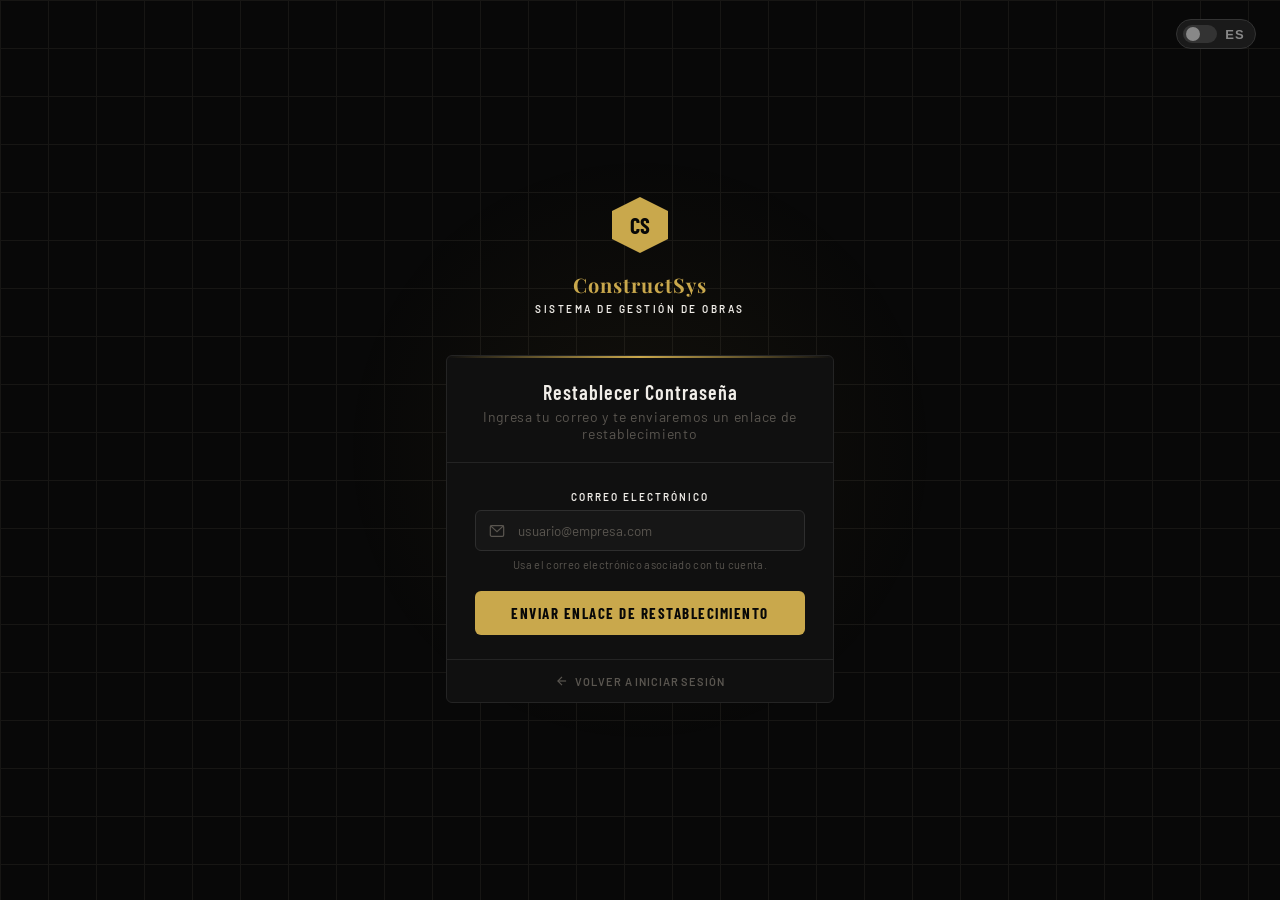
<file: src/views/forgot-password.html>
<![base64]>
<!-- DOCUMENTACIÓN -->
<!-- Forgot Password View -->
<!-- Ultima Modificación: 09/06/2026 -->
<!-- Autor: Magallanes López Carlos Gabriel -->
<!-- Email: cgmagallanes23@gmail.com -->
<!-- Versión del Proyecto: 1.0 -->
<![base64]>

<!DOCTYPE html>
<html lang="es">
	<head>
		<meta charset="UTF-8">
		<meta name="viewport" content="width=device-width, initial-scale=1.0">
		<title>ConstructSys — Forgot Password</title>

		<!-- Preconectar con Google Fonts -->
		<link rel="preconnect" href="https://fonts.googleapis.com">
		<link rel="preconnect" href="https://fonts.gstatic.com" crossorigin>
		<link href="https://fonts.googleapis.com/css2?family=Barlow:wght@300;400;500;600&family=Barlow+Condensed:wght@400;600;700&family=Playfair+Display:wght@600;700&display=swap" rel="stylesheet">

		<!-- Estilos -->
		<link rel="stylesheet" href="../styles/forgot-password.css">
		<link rel="icon" href="../assets/icons/constructsys.ico">
	</head>
	<body>

		<!-- Fondos decorativos -->
		<div class="bg-grid"></div>
		<div class="bg-glow"></div>

		<!-- Toasts (Notificador) -->
		<div id="toast-container"></div>

		<!-- Toggle de Idioma -->
		<button class="lang-toggle" id="lang-toggle" aria-label="Cambiar idioma">
			<div class="lang-switch"></div>
			<span class="lang-label" id="lang-label">ES</span>
		</button>

		<!-- Contenedor del Forgot Password -->
		<div class="login-wrap">

			<!-- Logo -->
			<div class="login-logo">
				<div class="logo-hex">
					<span>CS</span>
				</div>
				<div class="logo-company">
					ConstructSys
				</div>
				<div class="logo-sub" id="logo-sub">
					Sistema de Gestión de Obras
				</div>
			</div>

			<!-- Carta del Forgot Password -->
			<div class="login-card">

				<!-- Encabezado de la Carta -->
				<div class="card-header-login">
					<h1 id="card-title">Restablecer Contraseña</h1>
					<p id="card-sub">Ingresa tu correo y te enviaremos un enlace de restablecimiento</p>
				</div>

				<!-- Cuerpo de la Carta -->
				<div class="card-body-login">

					<!-- Banner de Error -->
					<div class="error-banner" id="error-banner">

						<!-- Stroke es el contorno y la ViewBox: min-x, min-y, width, height -->
						<svg viewBox="0 0 24 24" fill="none" stroke="currentColor" stroke-width="2">
							<circle cx="12" cy="12" r="10"/>
							<line x1="12" y1="8" x2="12" y2="12"/>
							<line x1="12" y1="16" x2="12.01" y2="16"/>
						</svg>

						<span id="error-msg">Correo electrónico no encontrado.</span>
					</div>

					<!-- Banner de Éxito -->
					<div class="success-banner" id="success-banner">

						<svg viewBox="0 0 24 24" fill="none" stroke="currentColor" stroke-width="2">
							<path d="M22 11.08V12a10 10 0 1 1-5.93-9.14"/>
							<polyline points="22 4 12 14.01 9 11.01"/>
						</svg>

						<div class="success-banner-text">
							<p id="success-title">Enlace enviado exitosamente</p>
							<p id="success-msg">Revisa tu bandeja de entrada y sigue las instrucciones para restablecer tu contraseña.</p>
						</div>
					</div>

					<!-- Sección del Formulario -->
					<div id="form-section">

						<!-- Campo de Email -->
						<div class="field">
							<label for="fp-email">Correo Electrónico</label>
							<div class="input-wrap">
								<svg class="input-icon" viewBox="0 0 24 24" fill="none" stroke="currentColor" stroke-width="1.8">
									<rect x="2" y="4" width="20" height="16" rx="2"/>
									<polyline points="2,4 12,13 22,4"/>
								</svg>
								<input type="email" id="fp-email" placeholder="usuario@empresa.com" autocomplete="email">
							</div>
							<p class="field-hint">Usa el correo electrónico asociado con tu cuenta.</p>
						</div>

						<!-- Botón de Envío -->
						<button class="btn-submit" id="btn-submit">
							<span class="btn-text">Enviar Enlace de Restablecimiento</span>
							<div class="spinner"></div>
						</button>

					</div>

				</div>

				<!-- Pie de la Carta -->
				<div class="card-footer-login">
					<a href="../views/login.html" class="back-link">
						<svg viewBox="0 0 24 24" fill="none" stroke="currentColor" stroke-width="2">
							<line x1="19" y1="12" x2="5" y2="12"/>
							<polyline points="12 19 5 12 12 5"/>
						</svg>
						<span>Volver a iniciar sesión</span>
					</a>
				</div>

			</div>
		</div>

		<!-- Scripts -->
		<script src="../scripts/forgot_password.js"></script>

	</body>
</html>

<!--------------------------------------------------------------------------------------------------------------------------------------------------->
</file>
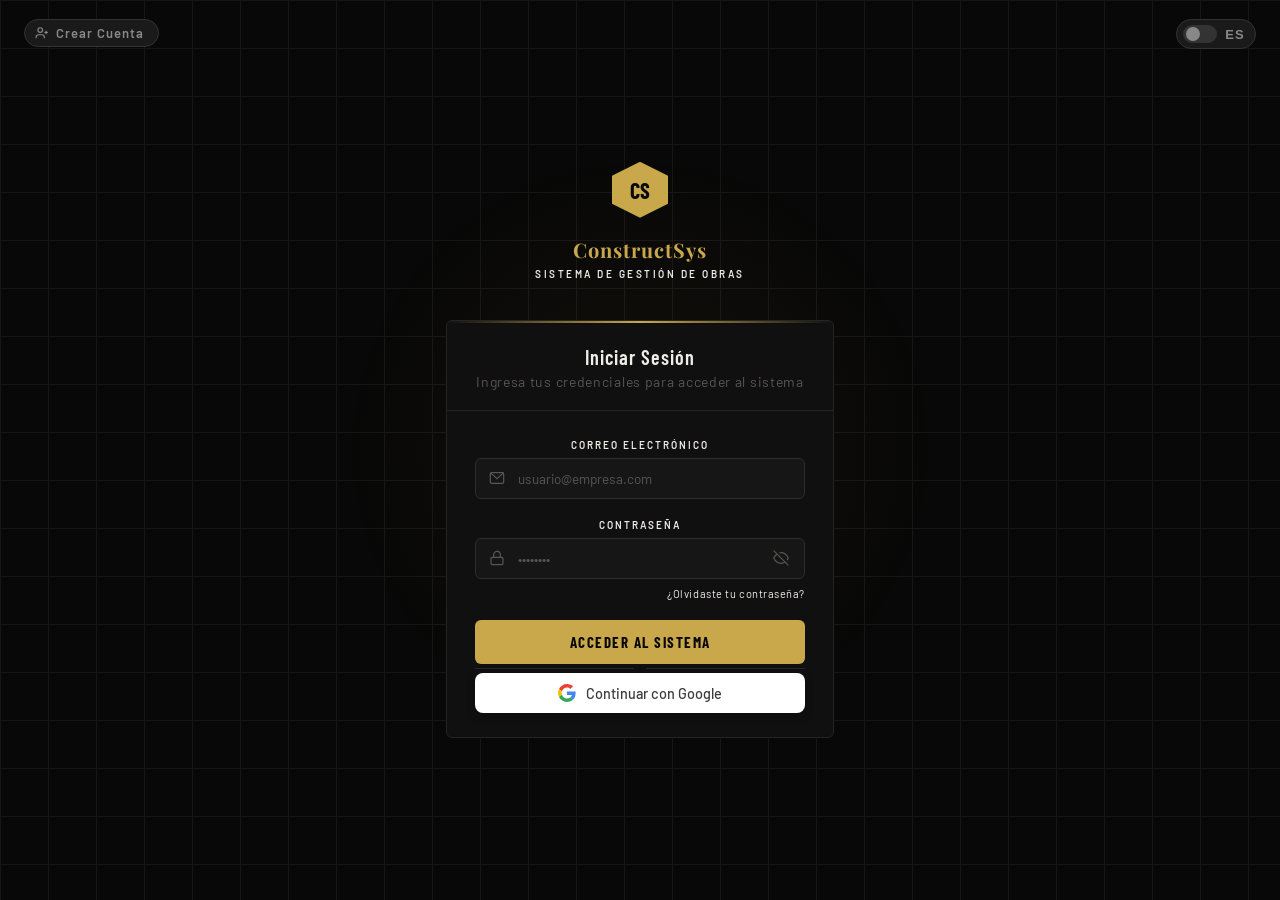
<file: src/views/login.html>
<![base64]>
<!-- DOCUMENTACIÓN -->
<!-- Login view -->
<!-- Ultima Modificación: 05/06/2026 -->
<!-- Autor: Magallanes López Carlos Gabriel -->
<!-- Email: cgmagallanes23@gmail.com -->
<!-- Versión del Proyecto: 1.0 -->
<![base64]>

<!DOCTYPE html>
<html lang="es">
	<head>
		<meta charset="UTF-8">
		<meta name="viewport" content="width=device-width, initial-scale=1.0">
		<title>ConstructSys - Login</title>
		
		<!-- Preconectar con Google Fonts -->
		<link rel="preconnect" href="https://fonts.googleapis.com">
		<link href="https://fonts.googleapis.com/css2?family=Barlow:wght@300;400;500;600&family=Barlow+Condensed:wght@400;600;700&family=Playfair+Display:wght@600;700&display=swap" rel="stylesheet">
		
		<link rel="stylesheet" href="../styles/login.css">
		<link rel="icon" href="../assets/icons/constructsys.ico">
	</head>
	<body>

		<!-- Fondos decorativos -->
		<div class="bg-grid"></div>
		<div class="bg-glow"></div>

		<!-- Botón Crear Cuenta -->
		<a href="../views/register.html" class="btn-register">
			<svg viewBox="0 0 24 24" fill="none" stroke="currentColor" stroke-width="2">
				<path d="M16 21v-2a4 4 0 0 0-4-4H6a4 4 0 0 0-4 4v2"/>
				<circle cx="9" cy="7" r="4"/>
				<line x1="19" y1="8" x2="19" y2="14"/>
				<line x1="22" y1="11" x2="16" y2="11"/>
			</svg>
			Crear Cuenta
		</a>

		<!-- Toasts (Notificador) -->
		<div id="toast-container"></div>

		<!-- Toggle de Idioma -->
		<button class="lang-toggle" id="lang-toggle" aria-label="Cambiar idioma">
			<div class="lang-switch"></div>
			<span class="lang-label" id="lang-label">ES</span>
		</button>

		<!-- Contenedor del Login -->
		<div class="login-wrap">

			<!-- Logo -->
			<div class="login-logo">
				<div class="logo-hex">
					<span>CS</span>
				</div>
				<div class="logo-company">
					ConstructSys
				</div>
				<div class="logo-sub">
					Sistema de Gestión de Obras
				</div>
			</div>

			<!-- Carta del Login -->
			<div class="login-card">

				<!-- Encabezado de la Carta -->
				<div class="card-header-login">
					<h1>Iniciar Sesión</h1>
					<p>Ingresa tus credenciales para acceder al sistema</p>
				</div>

				<!-- Cuerpo de la Carta -->
				<div class="card-body-login">

					<!-- Banner de Error -->
					<div class="error-banner" id="error-banner">
						
						<!-- Stroke es el contorno y la  ViewBox: min-x, min-y, width, height -->
						<svg viewBox="0 0 24 24" fill="none" stroke="currentColor" stroke-width="2">   
							<circle cx="12" cy="12" r="10"/>
							<line x1="12" y1="8" x2="12" y2="12"/>
							<line x1="12" y1="16" x2="12.01" y2="16"/>
						</svg>
						
						<span id="error-msg">Credenciales incorrectas.</span>
					</div>

					<!-- Campo de Email-->
					<div class="field">
						<label for="email">Correo Electrónico</label>
						<div class="input-wrap">
							<svg class="input-icon" viewBox="0 0 24 24" fill="none" stroke="currentColor" stroke-width="1.8">							
								<rect x="2" y="4" width="20" height="16" rx="2"/>
								<polyline points="2,4 12,13 22,4"/>
							</svg>
							<input type="email" id="email" placeholder="usuario@empresa.com" autocomplete="off">
						</div>
					</div>

					<!-- Campo de Contraseña -->
					<div class="field">
						
						<!-- Encabezado del Campo de Contraseña -->
						<label for="password">Contraseña</label>
						
						<!-- Contenedor del Campo de Contraseña -->
						<div class="input-wrap">
							<svg class="input-icon" viewBox="0 0 24 24" fill="none" stroke="currentColor" stroke-width="1.8">
								<rect x="3" y="11" width="18" height="11" rx="2"/>
								
								<!-- M=Move To, V=Vertical Line, v=Vertical Line (relative), a=Arc (Relative), c=Cubic Bezier Curve (relative) -->
								<path d="M7 11V7a5 5 0 0 1 10 0v4"/>
							
							</svg>
							<input type="password" id="password" placeholder="••••••••" autocomplete="off">
							<button type="button" class="toggle-pw" id="toggle-pw" aria-label="Mostrar contraseña">
								
								<!-- Icono del Ojo Cerrado -->
								<svg id="icon-eye-off" viewBox="0 0 24 24" fill="none" stroke="currentColor" stroke-width="1.8">
									<path d="M17.94 17.94A10.07 10.07 0 0 1 12 20c-7 0-11-8-11-8a18.45 18.45 0 0 1 5.06-5.94"/>
									<path d="M9.9 4.24A9.12 9.12 0 0 1 12 4c7 0 11 8 11 8a18.5 18.5 0 0 1-2.16 3.19"/>
									<line x1="1" y1="1" x2="23" y2="23"/>
								</svg>
								
								<!-- Icono del Ojo Abierto -->
								<svg id="icon-eye" viewBox="0 0 24 24" fill="none" stroke="currentColor" stroke-width="1.8" style="display:none">
									<path d="M1 12s4-8 11-8 11 8 11 8-4 8-11 8-11-8-11-8z"/>
									<circle cx="12" cy="12" r="3"/>
								</svg>

							</button>
						</div>
					</div>

					<!-- Olvidaste tu contraseña -->
					<div class="field-meta">
						<a href="views/forgot-password.html" class="link-subtle">¿Olvidaste tu contraseña?</a>
					</div>

					<!-- Botón de Envío -->
					<button class="btn-submit" id="btn-login">
						<span class="btn-text">Acceder al Sistema</span>
						<div class="spinner"></div>
					</button>
					
					<!-- Separador -->
					<div class="divider-oauth"></div>

					<!-- Google OAuth -->
					<a href="../api/auth/google/redirect.php" class="btn-google">
						<svg width="18" height="18" viewBox="0 0 48 48">
							<path fill="#EA4335" d="M24 9.5c3.54 0 6.71 1.22 9.21 3.6l6.85-6.85C35.9 2.38 30.47 0 24 0 14.62 0 6.51 5.38 2.56 13.22l7.98 6.19C12.43 13.72 17.74 9.5 24 9.5z"/>
							<path fill="#4285F4" d="M46.98 24.55c0-1.57-.15-3.09-.38-4.55H24v9.02h12.94c-.58 2.96-2.26 5.48-4.78 7.18l7.73 6c4.51-4.18 7.09-10.36 7.09-17.65z"/>
							<path fill="#FBBC05" d="M10.53 28.59c-.48-1.45-.76-2.99-.76-4.59s.27-3.14.76-4.59l-7.98-6.19C.92 16.46 0 20.12 0 24c0 3.88.92 7.54 2.56 10.78l7.97-6.19z"/>
							<path fill="#34A853" d="M24 48c6.48 0 11.93-2.13 15.89-5.81l-7.73-6c-2.18 1.48-4.97 2.31-8.16 2.31-6.26 0-11.57-4.22-13.47-9.91l-7.98 6.19C6.51 42.62 14.62 48 24 48z"/>
						</svg>
						Continuar con Google
					</a>

				</div>
			</div>
		</div>

		<!-- Scripts -->
		<script src="../scripts/login.js"></script>
	
	</body>
</html>

<![base64]>
</file>
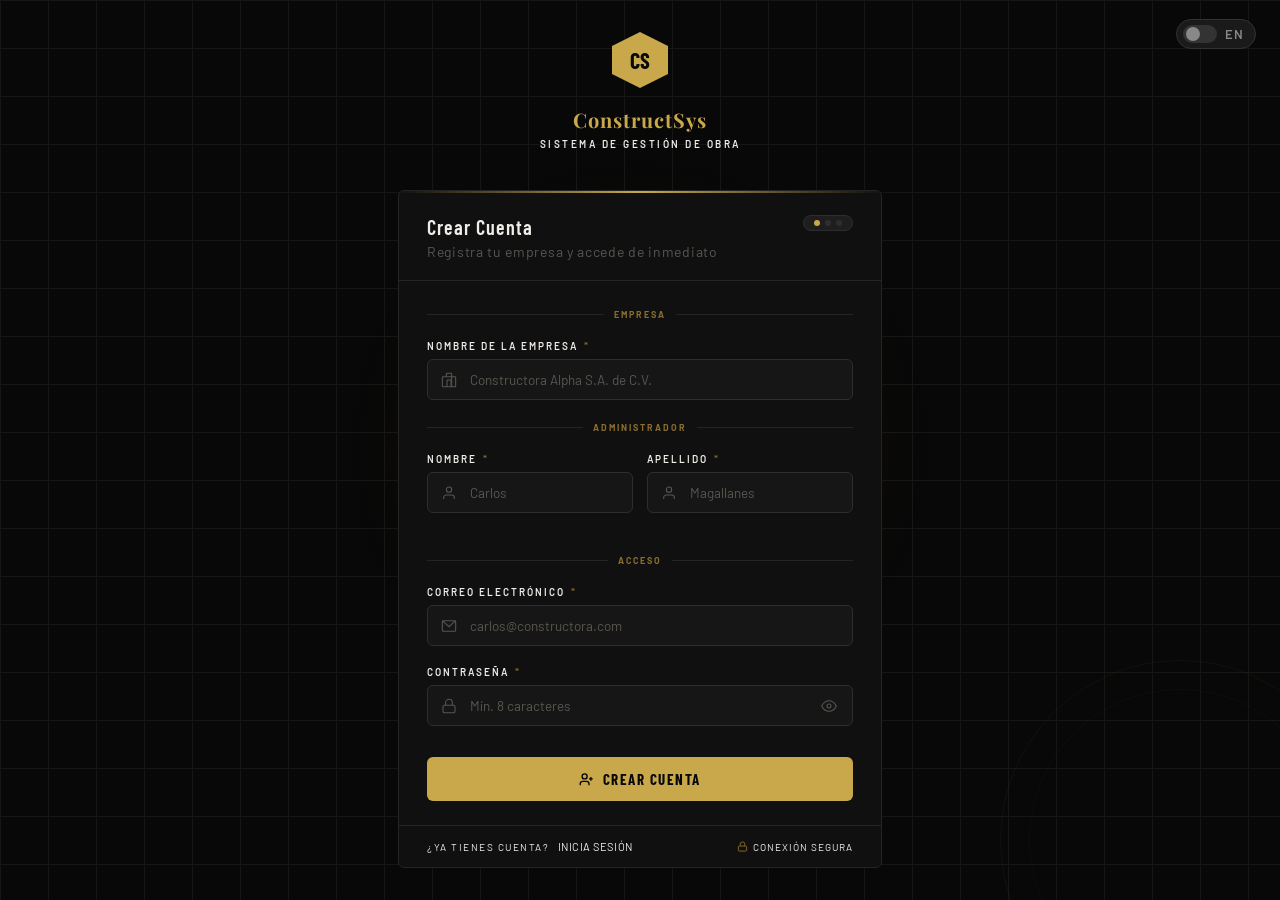
<file: src/views/register.html>
<![base64]>
<!-- DOCUMENTACIÓN -->
<!-- Login view -->
<!-- Ultima Modificación: 09/06/2026 -->
<!-- Autor: Magallanes López Carlos Gabriel -->
<!-- Email: cgmagallanes23@gmail.com -->
<!-- Versión del Proyecto: 1.0 -->
<![base64]>

<!DOCTYPE html>
<html lang="es">
	<head>
		<meta charset="UTF-8" />
		<meta name="viewport" content="width=device-width, initial-scale=1.0" />
		<title>ConstructSys — Create Account</title>
		<link rel="preconnect" href="https://fonts.googleapis.com" />
		<link rel="preconnect" href="https://fonts.gstatic.com" crossorigin />
		<link href="https://fonts.googleapis.com/css2?family=Barlow:wght@400;500;600&family=Barlow+Condensed:wght@600;700&family=Playfair+Display:wght@700&display=swap" rel="stylesheet" />
		<link rel="stylesheet" href="../styles/register.css" />
		<link rel="icon" href="../assets/icons/constructsys.ico">
	</head>
	<body>

		<!-- Elementos de Background -->
		<div class="bg-grid"></div>
		<div class="bg-glow"></div>
		<div class="bg-accent"></div>

		<!-- Toggle de idioma -->
		<div class="lang-toggle" id="langToggle">
			<div class="lang-switch"></div>
			<span class="lang-label" id="langLabel">EN</span>
		</div>

		<!-- Toast container -->
		<div id="toast-container"></div>

		<!-- Contenedor de registro -->
		<div class="register-wrap">

			<!-- Logo -->
			<div class="register-logo">
				<div class="logo-hex"><span>CS</span></div>
				<div class="logo-company">ConstructSys</div>
				<div class="logo-sub" data-i18n="tagline">Sistema de Gestión de Obra</div>
			</div>

			<!-- Tarjeta de registro -->
			<div class="register-card">

				<!-- Header -->
				<div class="card-header">

					<!-- Encabezado -->
					<div class="header-text">
						<h1 data-i18n="heading">Crear Cuenta</h1>
						<p data-i18n="subheading">Registra tu empresa y accede de inmediato</p>
					</div>

					<!-- Indicador de pasos -->
					<div class="step-badge">
						<div class="step-dot active" id="dot1"></div>
						<div class="step-dot" id="dot2"></div>
						<div class="step-dot" id="dot3"></div>
					</div>

				</div>

				<!-- Body -->
				<div class="card-body">

					<!-- Banner de error -->
					<div class="error-banner" id="errorBanner">
						<svg viewBox="0 0 24 24" fill="none" stroke="currentColor" stroke-width="2">
							<circle cx="12" cy="12" r="10"/>
							<line x1="12" y1="8"  x2="12"    y2="12"/>
							<line x1="12" y1="16" x2="12.01" y2="16"/>
						</svg>
						<span id="errorMsg"></span>
					</div>

					<!-- Formulario de registro -->
					<form id="registerForm" novalidate>

						<!-- Sección: Empresa -->
						<div class="section-sep">
							<span data-i18n="sec_company">Empresa</span>
						</div>

						<!-- Campo: Nombre de la empresa -->
						<div class="field">
							
							<!--Encabezado del Campo -->
							<label for="company">
								<span data-i18n="lbl_company">Nombre de la empresa</span> 
								<span class="required">*</span>
							</label>
							
							<!-- Input con ícono -->
							<div class="input-wrap">
								
								<!-- Ícono del campo -->
								<svg class="input-icon" viewBox="0 0 24 24" fill="none" stroke="currentColor" stroke-width="1.6">
									<rect x="2" y="7" width="20" height="15" rx="1"/>
									<path d="M16 22V3a1 1 0 0 0-1-1H9a1 1 0 0 0-1 1v4"/>
									<line x1="9" y1="22" x2="9"  y2="12"/>
									<line x1="15" y1="22" x2="15" y2="12"/>
									<line x1="9" y1="12" x2="15"  y2="12"/>
								</svg>
							
								<!-- Input del campo -->
								<input type="text" id="company" name="company" data-ph-es="Constructora Alpha S.A. de C.V." data-ph-en="Alpha Construction Corp." placeholder="Constructora Alpha S.A. de C.V." autocomplete="organization" />
							
							</div>
						</div>

						<!-- Sección: Administrador -->
						<div class="section-sep">
							<span data-i18n="sec_admin">Administrador</span>
						</div>

						<!-- Campos de nombre y apellido -->
						<div class="field-row">
							
							<!-- Campo: Nombre -->
							<div class="field">
								
								<!-- Encabezado del Campo -->
								<label for="firstName">
									<span data-i18n="lbl_name">Nombre</span> 
									<span class="required">*</span>
								</label>
								
								<!-- Input con ícono -->
								<div class="input-wrap">
									
									<!-- Ícono del campo -->
									<svg class="input-icon" viewBox="0 0 24 24" fill="none" stroke="currentColor" stroke-width="1.6">
										<path d="M20 21v-2a4 4 0 0 0-4-4H8a4 4 0 0 0-4 4v2"/>
										<circle cx="12" cy="7" r="4"/>
									</svg>
									
									<!-- Input del campo -->
									<input type="text" id="firstName" name="firstName" data-ph-es="Carlos" data-ph-en="John" placeholder="Carlos" autocomplete="given-name" />
								
								</div>

							</div>

							<!-- Campo: Apellido -->
							<div class="field">
								
								<!-- Encabezado del Campo -->
								<label for="lastName">
									<span data-i18n="lbl_surname">Apellido</span> 
									<span class="required">*</span>
								</label>
								
								<!-- Input con ícono -->
								<div class="input-wrap">
									
									<!-- Ícono del campo -->
									<svg class="input-icon" viewBox="0 0 24 24" fill="none" stroke="currentColor" stroke-width="1.6">
										<path d="M20 21v-2a4 4 0 0 0-4-4H8a4 4 0 0 0-4 4v2"/>
										<circle cx="12" cy="7" r="4"/>
									</svg>

									<!-- Input del campo -->
									<input type="text" id="lastName" name="lastName" data-ph-es="Magallanes" data-ph-en="Smith" placeholder="Magallanes" autocomplete="family-name" />
								
								</div>
							
							</div>
						</div>

						<!-- Sección: Acceso -->
						<div class="section-sep">
							<span data-i18n="sec_access">Acceso</span>
						</div>

						<!-- Campo: Correo electrónico -->
						<div class="field">
							
							<!-- Encabezado del Campo -->
							<label for="email">
								<span data-i18n="lbl_email">Correo electrónico</span> 
								<span class="required">*</span>
							</label>
							
							<!-- Ícono del campo -->
							<div class="input-wrap">
								
								<!-- Ícono del campo -->
								<svg class="input-icon" viewBox="0 0 24 24" fill="none" stroke="currentColor" stroke-width="1.6">
									<rect x="2" y="4" width="20" height="16" rx="2"/>
									<polyline points="2,4 12,13 22,4"/>
								</svg>

								<!-- Input del campo -->
								<input type="email" id="email" name="email" data-ph-es="carlos@constructora.com" data-ph-en="john@company.com" placeholder="carlos@constructora.com" autocomplete="email" />
							
							</div>

						</div>

						<!-- Campo: Contraseña -->
						<div class="field" style="margin-bottom: 6px;">
							
							<!-- Encabezado del Campo -->
							<label for="password">
								<span data-i18n="lbl_password">Contraseña</span> 
								<span class="required">*</span>
							</label>

							<!-- Input del campo -->
							<div class="input-wrap">
								
								<!-- Ícono del campo -->
								<svg class="input-icon" viewBox="0 0 24 24" fill="none" stroke="currentColor" stroke-width="1.6">
									<rect x="3" y="11" width="18" height="11" rx="2" ry="2"/>
									<path d="M7 11V7a5 5 0 0 1 10 0v4"/>
								</svg>

								<!-- Input del campo -->
								<input type="password" id="password" name="password" data-ph-es="Mín. 8 caracteres" data-ph-en="Min. 8 characters" placeholder="Mín. 8 caracteres" autocomplete="new-password" class="has-toggle" />
								
								<!-- Botón para mostrar/ocultar contraseña -->
								<button type="button" class="toggle-pw" id="togglePw" aria-label="Mostrar contraseña">
									<svg id="eyeIcon" viewBox="0 0 24 24" fill="none" stroke="currentColor" stroke-width="1.6">
										<path d="M1 12s4-8 11-8 11 8 11 8-4 8-11 8-11-8-11-8z"/>
										<circle cx="12" cy="12" r="3"/>
									</svg>
								</button>

							</div>

							<!-- Indicador de fortaleza -->
							<div class="pw-strength" id="pwStrength">
								
								<!-- Barras de fortaleza -->
								<div class="strength-bars">
									<div class="strength-bar" id="bar1"></div>
									<div class="strength-bar" id="bar2"></div>
									<div class="strength-bar" id="bar3"></div>
									<div class="strength-bar" id="bar4"></div>
								</div>
								
								<!-- Etiqueta de fortaleza -->
								<span class="strength-label" id="strengthLabel">—</span>
							
							</div>
						
						</div>

						<!-- Banner de error específico para el campo de contraseña -->
						<button type="submit" class="btn-submit" id="submitBtn">
							
							<!-- Texto del botón -->
							<span class="btn-text">
								
								<!-- Ícono del botón -->
								<svg width="15" height="15" viewBox="0 0 24 24" fill="none" stroke="currentColor" stroke-width="2.2" style="vertical-align:-2px; margin-right:4px;">
									<path d="M16 21v-2a4 4 0 0 0-4-4H6a4 4 0 0 0-4 4v2"/>
									<circle cx="9" cy="7" r="4"/>
									<line x1="19" y1="8" x2="19" y2="14"/>
									<line x1="22" y1="11" x2="16" y2="11"/>
								</svg>
								
								<!-- Texto del botón -->
								<span data-i18n="btn_submit">Crear Cuenta</span>
							
							</span>
							
							<div class="spinner"></div>
						</button>

					</form>
				</div>

				<!-- Footer -->
				<div class="card-footer-login">
					
					<!-- Footer Left -->
					<div class="footer-left">
						<span data-i18n="footer_login_prompt">¿Ya tienes cuenta?</span>
						<a href="../views/login.html" class="link-subtle" style="margin-left:5px;" data-i18n="footer_login_link">Inicia sesión</a>
					</div>
					
					<!-- Footer Right -->
					<div class="footer-right">
						<svg viewBox="0 0 24 24" fill="none" stroke="currentColor" stroke-width="2">
							<rect x="3" y="11" width="18" height="11" rx="2"/>
							<path d="M7 11V7a5 5 0 0 1 10 0v4"/>
						</svg>
						<span data-i18n="footer_secure">Conexión segura</span>
					</div>
				
				</div>

			</div>
		</div>

		<!-- Scripts -->
		<script src="../scripts/register.js"></script>

	</body>
</html>

<![base64]>
</file>
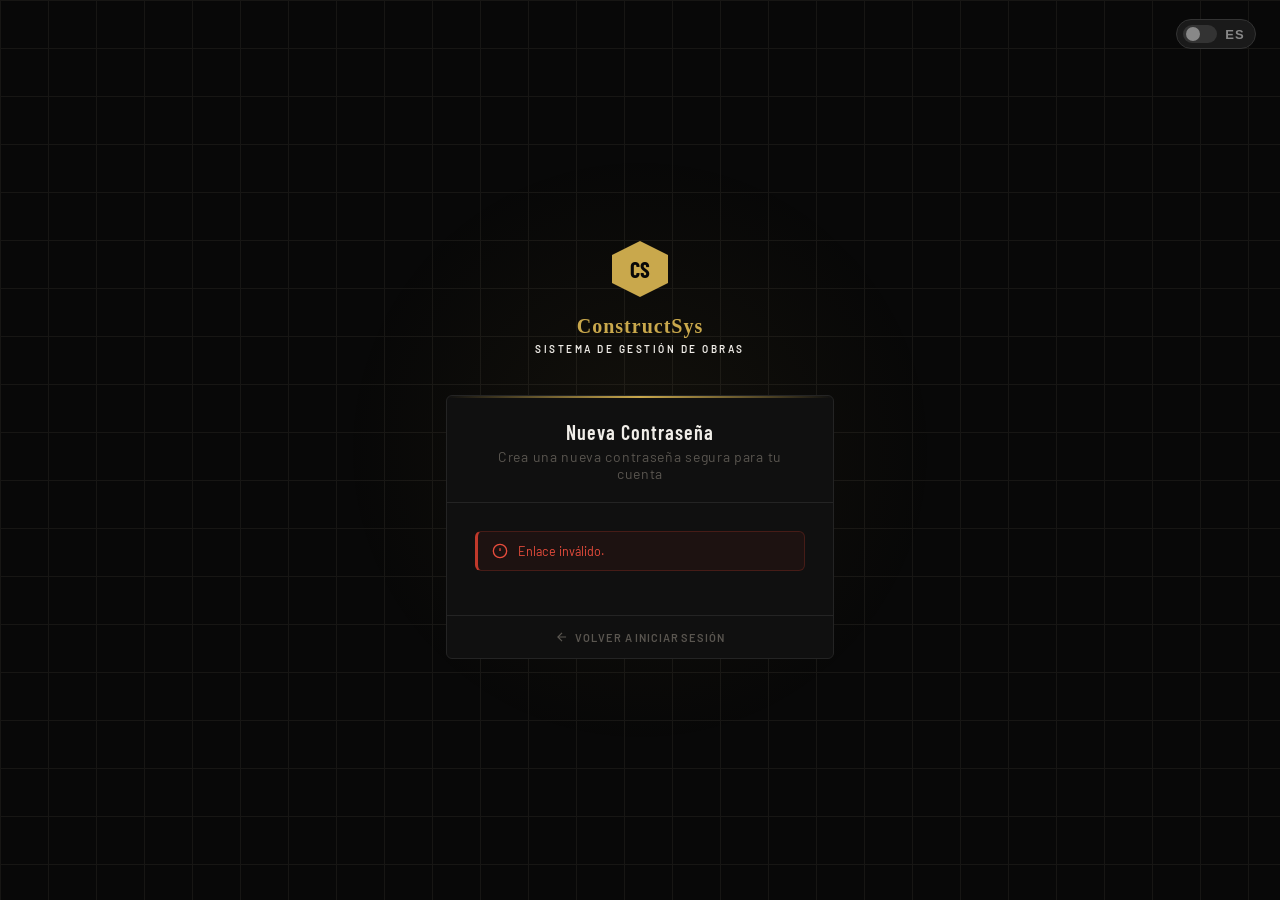
<file: src/views/reset-password.html>
<![base64]>
<!-- DOCUMENTACIÓN -->
<!-- Reset Password View -->
<!-- Ultima Modificación: 09/06/2026 -->
<!-- Autor: Magallanes López Carlos Gabriel -->
<!-- Email: cgmagallanes23@gmail.com -->
<!-- Versión del Proyecto: 1.0 -->
<![base64]>

<!DOCTYPE html>
<html lang="es">
    <head>
        <meta charset="UTF-8">
        <meta name="viewport" content="width=device-width, initial-scale=1.0">
        <title>ConstructSys — New Password</title>

        <!-- Preconectar con Google Fonts -->
        <link rel="preconnect" href="https://fonts.googleapis.com">
        <link href="https://fonts.googleapis.com/css2?family=Barlow:wght@300;400;500;600&family=Barlow+Condensed:wght@400;600;700&display=swap" rel="stylesheet">

        <!-- Estilos -->
        <link rel="stylesheet" href="../styles/forgot-password.css">
    </head>
    <body>

        <!-- Fondo con cuadrícula -->
        <div class="bg-grid"></div>
        <div class="bg-glow"></div>

        <!-- Toasts (Notificador) -->
        <div id="toast-container"></div>

        <!-- Toggle de Idioma -->
        <button class="lang-toggle" id="lang-toggle" aria-label="Cambiar idioma">
            <div class="lang-switch"></div>
            <span class="lang-label" id="lang-label">ES</span>
        </button>

        <!-- Contenedor principal -->
        <div class="login-wrap">

            <!-- Logo -->
            <div class="login-logo">
                <div class="logo-hex"><span>CS</span></div>
                <div class="logo-company">ConstructSys</div>
				<div class="logo-sub" id="logo-sub">Sistema de Gestión de Obras</div>            
            </div>

            <!-- Carta del Reset Password -->
            <div class="login-card">

                <!-- Encabezado de la Carta -->
                <div class="card-header-login">
                    <h1 id="card-title">Nueva Contraseña</h1>
                    <p id="card-sub">Crea una nueva contraseña segura para tu cuenta</p>
                </div>

                <!-- Cuerpo de la Carta -->
                <div class="card-body-login">

                    <!-- Banner de Error -->
                    <div class="error-banner" id="error-banner">
                        <svg viewBox="0 0 24 24" fill="none" stroke="currentColor" stroke-width="2">
                            <circle cx="12" cy="12" r="10"/>
                            <line x1="12" y1="8" x2="12" y2="12"/>
                            <line x1="12" y1="16" x2="12.01" y2="16"/>
                        </svg>
                        <span id="error-msg">Error</span>
                    </div>

                    <!-- Banner de Éxito -->
                    <div class="success-banner" id="success-banner">
                        <svg viewBox="0 0 24 24" fill="none" stroke="currentColor" stroke-width="2">
                            <path d="M22 11.08V12a10 10 0 1 1-5.93-9.14"/>
                            <polyline points="22 4 12 14.01 9 11.01"/>
                        </svg>
                        <div class="success-banner-text">
                            <p id="success-title">Contraseña actualizada</p>
                            <p id="success-msg">Redirigiendo al inicio de sesión...</p>
                        </div>
                    </div>

                    <!-- Sección del Formulario -->
                    <div id="form-section">

                        <!-- Campo de Contraseña -->
                        <div class="field">
                            <label for="password">Nueva Contraseña</label>
                            <div class="input-wrap">
                                <svg class="input-icon" viewBox="0 0 24 24" fill="none" stroke="currentColor" stroke-width="1.8">
                                    <rect x="3" y="11" width="18" height="11" rx="2"/>
                                    <path d="M7 11V7a5 5 0 0 1 10 0v4"/>
                                </svg>
                                <input type="password" id="password" placeholder="Mínimo 8 caracteres">
                            </div>
                        </div>

                        <!-- Campo de Confirmación de Contraseña -->
                        <div class="field">
                            <label for="confirm">Confirmar Contraseña</label>
                            <div class="input-wrap">
                                <svg class="input-icon" viewBox="0 0 24 24" fill="none" stroke="currentColor" stroke-width="1.8">
                                    <rect x="3" y="11" width="18" height="11" rx="2"/>
                                    <path d="M7 11V7a5 5 0 0 1 10 0v4"/>
                                </svg>
                                <input type="password" id="confirm" placeholder="Repite la contraseña">
                            </div>
                        </div>

                        <!-- Botón de Envío -->
                        <button class="btn-submit" id="btn-submit">
                            <span class="btn-text">Guardar Nueva Contraseña</span>
                            <div class="spinner"></div>
                        </button>

                    </div>

                </div>

                <!-- Pie de la Carta -->
                <div class="card-footer-login">
                    <a href="../views/login.html" class="back-link">
                        <svg viewBox="0 0 24 24" fill="none" stroke="currentColor" stroke-width="2">
                            <line x1="19" y1="12" x2="5" y2="12"/>
                            <polyline points="12 19 5 12 12 5"/>
                        </svg>
                        <span>Volver a iniciar sesión</span>
                    </a>
                </div>

            </div>
        </div>

        <!-- Scripts -->
        <script src="../scripts/reset_password.js"></script>

    </body>
</html>

<![base64]>
</file>
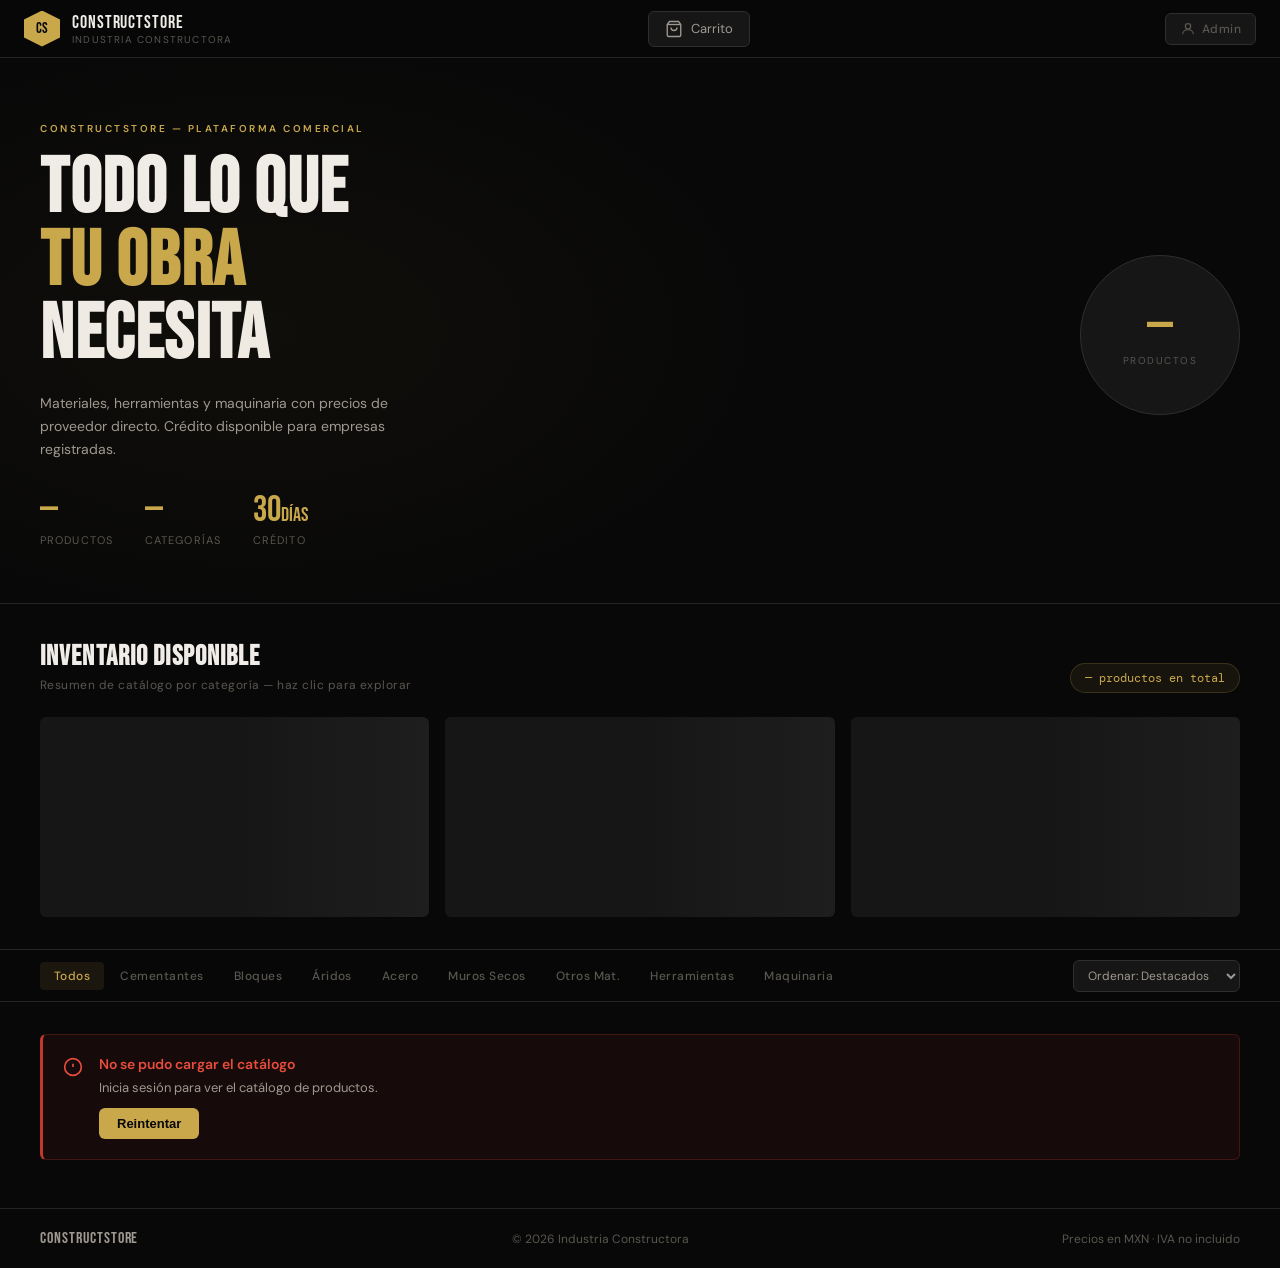
<file: src/views/store.html>
<![base64]>
<!-- DOCUMENTACIÓN -->
<!-- ConstructStore view -->
<!-- Ultima Modificación: 09/06/2026 -->
<!-- Autor: Magallanes López Carlos Gabriel -->
<!-- Email: cgmagallanes23@gmail.com -->
<!-- Versión del Proyecto: 1.0 -->
<![base64]>

<!DOCTYPE html>
<html lang="es">
	<head>
		<meta charset="UTF-8"/>
		<meta name="viewport" content="width=device-width,initial-scale=1.0"/>
		<title>ConstructSys — ConstructStore</title>

		<!-- Preconectar con Google Fonts -->
		<link rel="preconnect" href="https://fonts.googleapis.com"/>
		<link href="https://fonts.googleapis.com/css2?family=Bebas+Neue&family=DM+Sans:wght@300;400;500;600&family=DM+Mono:wght@400;500&display=swap" rel="stylesheet"/>

		<link rel="stylesheet" href="../styles/store.css"/>
		<link rel="icon" href="../assets/icons/constructsys.ico"/>
	</head>
	<body>

		<!-- TOPBAR -->
		<header class="topbar">

			<!-- Logo y Nombre de la Tienda -->
			<a class="topbar-brand" href="#">
				<div class="icon">
					<span>CS</span>
				</div>
				<div class="brand-text">
					<span class="brand-name">ConstructStore</span>
					<span class="brand-sub">Industria Constructora</span>
				</div>
			</a>

			<!-- Botón del Carrito -->
			<div class="cart-btn" onclick="openCart()">

				<!-- Bolsa de compras -->
				<svg fill="none" viewBox="0 0 24 24" stroke="currentColor" stroke-width="1.8">
					<path d="M6 2 3 6v14a2 2 0 002 2h14a2 2 0 002-2V6l-3-4z"/>
					<line x1="3" y1="6" x2="21" y2="6"/>
					<path d="M16 10a4 4 0 01-8 0"/>
				</svg>

				<span id="cart-label">Carrito</span>
				<div class="cart-badge" id="cart-badge" style="display:none">0</div>

			</div>

			<!-- Botón de Administración -->
			<button class="admin-btn" onclick="openAdmin()">

				<!-- Persona / usuario -->
				<svg fill="none" viewBox="0 0 24 24" stroke="currentColor" stroke-width="1.8" style="width:16px;height:16px">
					<circle cx="12" cy="8" r="4"/>
					<path d="M4 20c0-4 3.6-7 8-7s8 3 8 7"/>
				</svg>

				Admin

			</button>

		</header>

		<!-- HERO -->
		<section class="hero">

			<!-- Contenido del Hero -->
			<div class="hero-content">

				<!-- Etiqueta Superior -->
				<div class="hero-eyebrow">ConstructStore — Plataforma Comercial</div>

				<!-- Título Principal -->
				<h1 class="hero-title">TODO LO QUE<br><em>TU OBRA</em><br>NECESITA</h1>

				<!-- Descripción -->
				<p class="hero-desc">
					Materiales, herramientas y maquinaria con precios de proveedor directo.
					Crédito disponible para empresas registradas.
				</p>

				<!-- Estadísticas del Hero -->
				<div class="hero-stats">
					<div class="hero-stat">
						<div class="n" id="stat-total">—</div>
						<div class="l">Productos</div>
					</div>
					<div class="hero-stat">
						<div class="n" id="stat-cats">—</div>
						<div class="l">Categorías</div>
					</div>
					<div class="hero-stat">
						<div class="n">30<span style="font-size:20px">días</span></div>
						<div class="l">Crédito</div>
					</div>
				</div>

			</div>

			<!-- Insignia de Total de Productos -->
			<div class="hero-badge">
				<div class="big" id="badge-total">—</div>
				<div class="sm">Productos</div>
			</div>

		</section>

		<!-- RESUMEN DE INVENTARIO -->
		<section class="stock-overview" id="stock-overview">

			<!-- Encabezado del Resumen -->
			<div class="stock-overview-header">
				<div>
					<h2 class="stock-ov-title">Inventario Disponible</h2>
					<p class="stock-ov-sub">Resumen de catálogo por categoría — haz clic para explorar</p>
				</div>
				<div class="stock-total-chip" id="stock-total-chip">
					<span id="stock-chip-num">—</span> productos en total
				</div>
			</div>

			<!-- Cuadrícula de Categorías (con skeletons de carga) -->
			<div class="stock-cats-grid" id="stock-cats-grid">
				<div class="stock-skeleton skeleton"></div>
				<div class="stock-skeleton skeleton"></div>
				<div class="stock-skeleton skeleton"></div>
			</div>

		</section>

		<!-- BARRA DE FILTROS Y ORDENAMIENTO -->
		<div class="toolbar">

			<!-- Pestañas de Filtro por Categoría -->
			<div class="filter-tabs">
				<button class="ftab active" data-cat="Todos"              onclick="setCategoria('Todos')">Todos</button>
				<button class="ftab"        data-cat="Cementantes"        onclick="setCategoria('Cementantes')">Cementantes</button>
				<button class="ftab"        data-cat="Bloques y Tabiques" onclick="setCategoria('Bloques y Tabiques')">Bloques</button>
				<button class="ftab"        data-cat="Áridos y Gravas"    onclick="setCategoria('Áridos y Gravas')">Áridos</button>
				<button class="ftab"        data-cat="Acero y Varilla"    onclick="setCategoria('Acero y Varilla')">Acero</button>
				<button class="ftab"        data-cat="Muros Secos"        onclick="setCategoria('Muros Secos')">Muros Secos</button>
				<button class="ftab"        data-cat="Materiales"         onclick="setCategoria('Materiales')">Otros Mat.</button>
				<button class="ftab"        data-cat="Herramientas"       onclick="setCategoria('Herramientas')">Herramientas</button>
				<button class="ftab"        data-cat="Maquinaria"         onclick="setCategoria('Maquinaria')">Maquinaria</button>
			</div>

			<!-- Selector de Ordenamiento -->
			<select class="sort-select" id="sort-sel" onchange="renderGrid()">
				<option value="default">Ordenar: Destacados</option>
				<option value="price-asc">Precio: Menor a Mayor</option>
				<option value="price-desc">Precio: Mayor a Menor</option>
				<option value="name-asc">Nombre A–Z</option>
			</select>

		</div>

		<!-- CUADRÍCULA DE PRODUCTOS -->
		<section class="products-section">
			<div class="products-grid" id="grid"></div>
		</section>

		<!-- CARRITO LATERAL -->

		<!-- Overlay del Carrito -->
		<div class="cart-overlay" id="cart-overlay" onclick="closeCart()"></div>

		<!-- Panel Lateral del Carrito -->
		<aside class="cart-sidebar" id="cart-sidebar">

			<!-- Encabezado del Carrito -->
			<div class="cart-head">
				<h2>Carrito</h2>
				<div class="cart-close" onclick="closeCart()">

					<!-- X de cierre -->
					<svg fill="none" viewBox="0 0 24 24" stroke="currentColor" stroke-width="2">
						<line x1="18" y1="6" x2="6" y2="18"/>
						<line x1="6" y1="6" x2="18" y2="18"/>
					</svg>

				</div>
			</div>

			<!-- Ítems del Carrito -->
			<div class="cart-items" id="cart-items"></div>

			<!-- Pie del Carrito -->
			<div class="cart-footer" id="cart-footer" style="display:none">

				<!-- Total -->
				<div class="cart-total-row">
					<span class="lbl">Total</span>
					<span class="val" id="cart-total">$0.00</span>
				</div>

				<!-- Botones de Acción -->
				<div class="cart-actions">
					<button class="btn-checkout" onclick="checkout()">Proceder al Pago</button>
					<button class="btn-cotizar"  onclick="cotizar()">Solicitar Cotización</button>
					<button class="btn-clear"    onclick="clearCart()">Vaciar carrito</button>
				</div>

			</div>

		</aside>

		<!-- TOASTS (Notificador) -->
		<div id="toasts"></div>

		<!-- PANEL DE ADMINISTRACIÓN -->

		<!-- Overlay del Panel de Administración -->
		<div class="admin-overlay" id="admin-overlay" onclick="closeAdmin()"></div>

		<!-- Panel Lateral de Administración -->
		<aside class="admin-sidebar" id="admin-sidebar">

			<!-- Encabezado del Panel de Administración -->
			<div class="admin-head">

				<!-- Título y Subtítulo -->
				<div class="admin-head-left">
					<span class="admin-head-title">Administración</span>
					<span class="admin-head-sub">Registro interno</span>
				</div>

				<!-- Pestañas de Navegación -->
				<div class="admin-tabs">
					<button class="atab active" data-form="materiales"   onclick="switchAdminForm(this)">Materiales</button>
					<button class="atab"        data-form="herramientas" onclick="switchAdminForm(this)">Herramientas</button>
					<button class="atab"        data-form="maquinaria"   onclick="switchAdminForm(this)">Maquinaria</button>
					<button class="atab"        data-form="proveedores"  onclick="switchAdminForm(this)">Proveedores</button>
				</div>

				<!-- Botón de Cierre -->
				<div class="admin-close" onclick="closeAdmin()">

					<!-- X de cierre -->
					<svg fill="none" viewBox="0 0 24 24" stroke="currentColor" stroke-width="2">
						<line x1="18" y1="6" x2="6" y2="18"/>
						<line x1="6" y1="6" x2="18" y2="18"/>
					</svg>

				</div>

			</div>

			<!-- Cuerpo del Panel de Administración -->
			<div class="admin-body" id="admin-body">

				<!-- Formulario: Materiales -->
				<form class="aform active" id="aform-materiales"
					  onsubmit="adminSubmit(event,'materiales'); return false;">

					<div class="afield span2">
						<label>Nombre <em>*</em></label>
						<input type="text" name="nombre" minlength="3" maxlength="150" required
							   placeholder="Ej: Cemento Portland Gris 50 kg · CEMEX"/>
					</div>

					<div class="afield">
						<label>Tipo <em>*</em></label>
						<select name="tipo" required>
							<option value="">— Seleccionar —</option>
							<optgroup label="Cementantes">
								<option>Cemento Portland gris</option>
								<option>Cemento blanco</option>
								<option>Cal hidratada</option>
								<option>Yeso en polvo</option>
							</optgroup>
							<optgroup label="Áridos y Gravas">
								<option>Arena gruesa</option>
							</optgroup>
							<optgroup label="Bloques y Tabiques">
								<option>Block pómex</option>
							</optgroup>
							<optgroup label="Muros Secos">
								<option>Panel W</option>
								<option>Placa de fibrocemento</option>
							</optgroup>
							<optgroup label="Acero y Varilla">
								<option>Malla electrosoldada</option>
								<option>Perfil de acero en L</option>
								<option>Canal de acero en U</option>
								<option>Tubo estructural redondo</option>
								<option>Placa de acero</option>
							</optgroup>
							<optgroup label="Otros Materiales">
								<option>Triplay marino</option>
								<option>MDF</option>
								<option>Tabla de cedro</option>
								<option>Impermeabilizante elastomérico</option>
								<option>Impermeabilizante acrílico</option>
								<option>Pintura vinílica</option>
								<option>Pintura esmalte</option>
								<option>Sellador acrílico</option>
								<option>Pegamento para azulejo</option>
								<option>Tubo PVC hidráulico</option>
								<option>Tubo PVC sanitario</option>
								<option>Codo PVC</option>
								<option>Tee de PVC</option>
								<option>Reducción PVC</option>
								<option>Cable eléctrico THW</option>
								<option>Conduit metálico</option>
							</optgroup>
						</select>
					</div>

					<div class="afield">
						<label>Unidad de medida <em>*</em></label>
						<select name="unidad_medida" required>
							<option value="">— Seleccionar —</option>
							<option>pieza</option>
							<option>par</option>
							<option>juego</option>
							<option>caja</option>
							<option>rollo</option>
							<option>bolsa</option>
							<option>kg</option>
							<option>ton</option>
							<option>lt</option>
							<option>galon</option>
							<option>m</option>
							<option>m2</option>
							<option>m3</option>
						</select>
					</div>

					<div class="afield">
						<label>Precio unitario MXN <em>*</em></label>
						<input type="number" name="precio_unitario" min="0" step="0.01" required placeholder="0.00"/>
					</div>

					<div class="afield">
						<label>Proveedor <em>*</em></label>
						<select name="proveedor_nombre" required>
							<option value="">— Seleccionar —</option>
							<option>Ferremax del Norte</option>
							<option>Aceros y Perfiles Juárez</option>
							<option>Distribuidora Montoya S.A.</option>
							<option>Materiales Frontera</option>
						</select>
					</div>

					<div class="afield span2">
						<label>Descripción</label>
						<textarea name="descripcion" maxlength="1000" rows="3"
								  placeholder="Especificaciones técnicas (máx. 1000 caracteres)"></textarea>
					</div>

					<div class="afield span2 afield-toggle-row">
						<label>Estado</label>
						<div class="atoggle active" onclick="adminToggle(this)">
							<div class="atoggle-dot"></div>
							<span>Activo</span>
							<input type="hidden" name="activo" value="true"/>
						</div>
					</div>

					<div class="aform-actions">
						<button type="submit" class="abtn-primary">Registrar material</button>
						<button type="button" class="abtn-secondary" onclick="adminReset(this.closest('form'))">Limpiar</button>
						<button type="button" class="abtn-copy"      onclick="adminCopyJSON(this.closest('form'))">Copiar JSON</button>
					</div>

				</form>

				<!-- Formulario: Herramientas -->
				<form class="aform" id="aform-herramientas"
					  onsubmit="adminSubmit(event,'herramientas'); return false;">

					<div class="afield span2">
						<label>Nombre <em>*</em></label>
						<input type="text" name="nombre" minlength="3" maxlength="150" required
							   placeholder="Ej: Martillo de uña 16 oz · Stanley"/>
					</div>

					<div class="afield">
						<label>Tipo <em>*</em></label>
						<select name="tipo" required>
							<option value="">— Seleccionar —</option>
							<optgroup label="Martillos">
								<option>Martillo de uña</option>
								<option>Martillo de bola</option>
								<option>Martillo de goma</option>
							</optgroup>
							<optgroup label="Llaves">
								<option>Llave inglesa ajustable</option>
								<option>Llave de tubo</option>
								<option>Llave de dados</option>
								<option>Llave Allen</option>
								<option>Llave de boca fija</option>
								<option>Llave Torx</option>
							</optgroup>
							<optgroup label="Desarmadores">
								<option>Desarmador plano</option>
								<option>Desarmador Phillips</option>
								<option>Desarmador de impacto</option>
							</optgroup>
							<optgroup label="Pinzas">
								<option>Pinza de presión</option>
								<option>Pinza de corte diagonal</option>
								<option>Pinza de punta</option>
								<option>Pinza multiusos</option>
							</optgroup>
							<optgroup label="Medición">
								<option>Nivel de burbuja</option>
								<option>Nivel láser</option>
								<option>Cinta métrica</option>
								<option>Flexómetro</option>
								<option>Escuadra de carpintero</option>
								<option>Escuadra de aluminio</option>
								<option>Compás de puntas</option>
							</optgroup>
							<optgroup label="Corte">
								<option>Sierra para metales</option>
								<option>Segueta</option>
								<option>Navaja y cúter</option>
								<option>Cortavidrio</option>
							</optgroup>
							<optgroup label="Excavación y Carga">
								<option>Cincel plano</option>
								<option>Cincel de punta</option>
								<option>Pala cuadrada</option>
								<option>Pala redonda</option>
								<option>Azadón</option>
								<option>Carretilla</option>
							</optgroup>
							<optgroup label="Acabados">
								<option>Llana dentada</option>
								<option>Llana lisa</option>
								<option>Espátula</option>
								<option>Brocha</option>
								<option>Rodillo de pintura</option>
								<option>Pistola de silicón</option>
								<option>Pistola de calor</option>
								<option>Cepillo de alambre</option>
							</optgroup>
							<optgroup label="Limas y Especiales">
								<option>Lima plana</option>
								<option>Lima redonda</option>
								<option>Tarraja de tubería</option>
								<option>Alicate de electricista</option>
							</optgroup>
							<optgroup label="Taladros">
								<option>Taladro percutor</option>
							</optgroup>
						</select>
					</div>

					<div class="afield">
						<label>Marca <em>*</em></label>
						<select name="marca" required>
							<option value="">— Seleccionar —</option>
							<option>Atlas Copco</option>
							<option>Bahco</option>
							<option>Bosch</option>
							<option>Craftsman</option>
							<option>Cushman</option>
							<option>DeWalt</option>
							<option>Fiskars</option>
							<option>Hilti</option>
							<option>Honda</option>
							<option>Husqvarna</option>
							<option>Irwin</option>
							<option>Karcher</option>
							<option>Klein Tools</option>
							<option>Knipex</option>
							<option>Lincoln Electric</option>
							<option>Makita</option>
							<option>Miller</option>
							<option>Milwaukee</option>
							<option>Pretul</option>
							<option>Stanley</option>
							<option>Surtek</option>
							<option>Truper</option>
							<option>Urrea</option>
							<option>Wacker Neuson</option>
							<option>Sin marca</option>
						</select>
					</div>

					<div class="afield">
						<label>Modelo / SKU</label>
						<input type="text" name="modelo" maxlength="80" placeholder="Ej: FMHT51000"/>
					</div>

					<div class="afield">
						<label>Unidad de medida <em>*</em></label>
						<select name="unidad_medida" required>
							<option value="pieza">pieza</option>
							<option value="par">par</option>
							<option value="juego">juego</option>
							<option value="caja">caja</option>
							<option value="rollo">rollo</option>
							<option value="bolsa">bolsa</option>
							<option value="kg">kg</option>
							<option value="m">m</option>
						</select>
					</div>

					<div class="afield">
						<label>Precio MXN <em>*</em></label>
						<input type="number" name="precio" min="0" step="0.01" required placeholder="0.00"/>
					</div>

					<div class="afield">
						<label>Proveedor <em>*</em></label>
						<select name="proveedor_nombre" required>
							<option value="">— Seleccionar —</option>
							<option>Ferremax del Norte</option>
							<option>Aceros y Perfiles Juárez</option>
							<option>Distribuidora Montoya S.A.</option>
							<option>Materiales Frontera</option>
						</select>
					</div>

					<div class="afield span2">
						<label>Descripción</label>
						<textarea name="descripcion" maxlength="1000" rows="3"
								  placeholder="Especificaciones técnicas (máx. 1000 caracteres)"></textarea>
					</div>

					<div class="afield span2 afield-toggle-row">
						<label>Estado</label>
						<div class="atoggle active" onclick="adminToggle(this)">
							<div class="atoggle-dot"></div>
							<span>Activo</span>
							<input type="hidden" name="activo" value="true"/>
						</div>
					</div>

					<div class="aform-actions">
						<button type="submit" class="abtn-primary">Registrar herramienta</button>
						<button type="button" class="abtn-secondary" onclick="adminReset(this.closest('form'))">Limpiar</button>
						<button type="button" class="abtn-copy"      onclick="adminCopyJSON(this.closest('form'))">Copiar JSON</button>
					</div>

				</form>

				<!-- Formulario: Maquinaria -->
				<form class="aform" id="aform-maquinaria"
					  onsubmit="adminSubmit(event,'maquinaria'); return false;">

					<div class="afield span2">
						<label>Nombre <em>*</em></label>
						<input type="text" name="nombre" minlength="3" maxlength="150" required
							   placeholder="Ej: Mezcladora de concreto 1/2 HP · DeWalt"/>
					</div>

					<div class="afield">
						<label>Tipo <em>*</em></label>
						<select name="tipo" required>
							<option value="">— Seleccionar —</option>
							<optgroup label="Concreto y Mezcla">
								<option>Mezcladora de concreto</option>
								<option>Revolvedora de tambor</option>
							</optgroup>
							<optgroup label="Corte">
								<option>Cortadora de piso</option>
								<option>Cortadora de plasma</option>
								<option>Cortadora de varilla</option>
								<option>Sierra circular</option>
								<option>Sierra de mesa</option>
								<option>Sierra de cinta</option>
								<option>Sierra caladora</option>
							</optgroup>
							<optgroup label="Esmerilado y Lijado">
								<option>Esmeriladora angular</option>
								<option>Esmeriladora recta</option>
								<option>Lijadora orbital</option>
								<option>Lijadora de banda</option>
							</optgroup>
							<optgroup label="Taladros">
								<option>Taladro percutor</option>
								<option>Taladro de banco</option>
								<option>Rotomartillo</option>
							</optgroup>
							<optgroup label="Tornillería y Clavado">
								<option>Pistola de tornillos</option>
								<option>Pistola neumática de clavos</option>
							</optgroup>
							<optgroup label="Aire y Agua">
								<option>Compresor de aire</option>
								<option>Hidrolavadora</option>
								<option>Bomba de agua centrífuga</option>
								<option>Bomba sumergible</option>
							</optgroup>
							<optgroup label="Energía">
								<option>Generador eléctrico</option>
							</optgroup>
							<optgroup label="Soldadura">
								<option>Soldadora MIG</option>
								<option>Soldadora TIG</option>
							</optgroup>
							<optgroup label="Doblado y Prensado">
								<option>Dobladora de varilla</option>
								<option>Prensa hidráulica</option>
								<option>Gato hidráulico</option>
							</optgroup>
							<optgroup label="Elevación y Acceso">
								<option>Polipasto eléctrico</option>
								<option>Andamio de ruedas</option>
								<option>Plataforma de trabajo</option>
								<option>Malacate eléctrico</option>
								<option>Montacargas manual</option>
								<option>Escalera de extensión</option>
								<option>Escalera tijera</option>
							</optgroup>
							<optgroup label="Compactación y Movimiento">
								<option>Mini excavadora</option>
								<option>Compactadora de plato vibratorio</option>
								<option>Rodillo compactador</option>
							</optgroup>
							<optgroup label="Limpieza">
								<option>Aspiradora industrial</option>
							</optgroup>
						</select>
					</div>

					<div class="afield">
						<label>Marca <em>*</em></label>
						<select name="marca" required>
							<option value="">— Seleccionar —</option>
							<option>Atlas Copco</option>
							<option>Bosch</option>
							<option>DeWalt</option>
							<option>Hilti</option>
							<option>Honda</option>
							<option>Husqvarna</option>
							<option>Karcher</option>
							<option>Lincoln Electric</option>
							<option>Makita</option>
							<option>Miller</option>
							<option>Milwaukee</option>
							<option>Pretul</option>
							<option>Surtek</option>
							<option>Truper</option>
							<option>Wacker Neuson</option>
							<option>Sin marca</option>
						</select>
					</div>

					<div class="afield">
						<label>Modelo / SKU</label>
						<input type="text" name="modelo" maxlength="80" placeholder="Ej: DW660"/>
					</div>

					<div class="afield">
						<label>Unidad de medida <em>*</em></label>
						<select name="unidad_medida" required>
							<option value="pieza">pieza</option>
							<option value="juego">juego</option>
							<option value="caja">caja</option>
						</select>
					</div>

					<div class="afield">
						<label>Precio MXN <em>*</em></label>
						<input type="number" name="precio" min="0" step="0.01" required placeholder="0.00"/>
					</div>

					<div class="afield">
						<label>Proveedor <em>*</em></label>
						<select name="proveedor_nombre" required>
							<option value="">— Seleccionar —</option>
							<option>Ferremax del Norte</option>
							<option>Aceros y Perfiles Juárez</option>
							<option>Distribuidora Montoya S.A.</option>
							<option>Materiales Frontera</option>
						</select>
					</div>

					<div class="afield span2">
						<label>Descripción</label>
						<textarea name="descripcion" maxlength="1000" rows="3"
								  placeholder="Potencia, capacidad, voltaje, etc. (máx. 1000 caracteres)"></textarea>
					</div>

					<div class="afield span2 afield-toggle-row">
						<label>Estado</label>
						<div class="atoggle active" onclick="adminToggle(this)">
							<div class="atoggle-dot"></div>
							<span>Activo</span>
							<input type="hidden" name="activo" value="true"/>
						</div>
					</div>

					<div class="aform-actions">
						<button type="submit" class="abtn-primary">Registrar maquinaria</button>
						<button type="button" class="abtn-secondary" onclick="adminReset(this.closest('form'))">Limpiar</button>
						<button type="button" class="abtn-copy"      onclick="adminCopyJSON(this.closest('form'))">Copiar JSON</button>
					</div>

				</form>

				<!-- Formulario: Proveedores -->
				<form class="aform" id="aform-proveedores"
					  onsubmit="adminSubmit(event,'proveedores'); return false;">

					<div class="afield span2">
						<label>Nombre <em>*</em></label>
						<select name="nombre" required>
							<option value="">— Seleccionar proveedor —</option>
							<option>Ferremax del Norte</option>
							<option>Aceros y Perfiles Juárez</option>
							<option>Distribuidora Montoya S.A.</option>
							<option>Materiales Frontera</option>
						</select>
					</div>

					<div class="afield span2">
						<label>Contacto</label>
						<input type="text" name="contacto" maxlength="100"
							   placeholder="Nombre o teléfono de contacto"/>
					</div>

					<div class="afield span2">
						<label>Notas</label>
						<textarea name="notas" maxlength="500" rows="3"
								  placeholder="Condiciones de pago, horarios, etc. (máx. 500 caracteres)"></textarea>
					</div>

					<div class="afield span2 afield-toggle-row">
						<label>Estado</label>
						<div class="atoggle active" onclick="adminToggle(this)">
							<div class="atoggle-dot"></div>
							<span>Activo</span>
							<input type="hidden" name="activo" value="true"/>
						</div>
					</div>

					<div class="aform-actions">
						<button type="submit" class="abtn-primary">Registrar proveedor</button>
						<button type="button" class="abtn-secondary" onclick="adminReset(this.closest('form'))">Limpiar</button>
						<button type="button" class="abtn-copy"      onclick="adminCopyJSON(this.closest('form'))">Copiar JSON</button>
					</div>

				</form>

			</div><!-- /admin-body -->

		</aside>

		<!-- FOOTER -->
		<footer>
			<div class="brand">ConstructStore</div>
			<div>© 2026 Industria Constructora</div>
			<div>Precios en MXN · IVA no incluido</div>
		</footer>

		<!-- Scripts -->
		<script src="../scripts/store.js"></script>

	</body>
</html>

<![base64]>
</file>
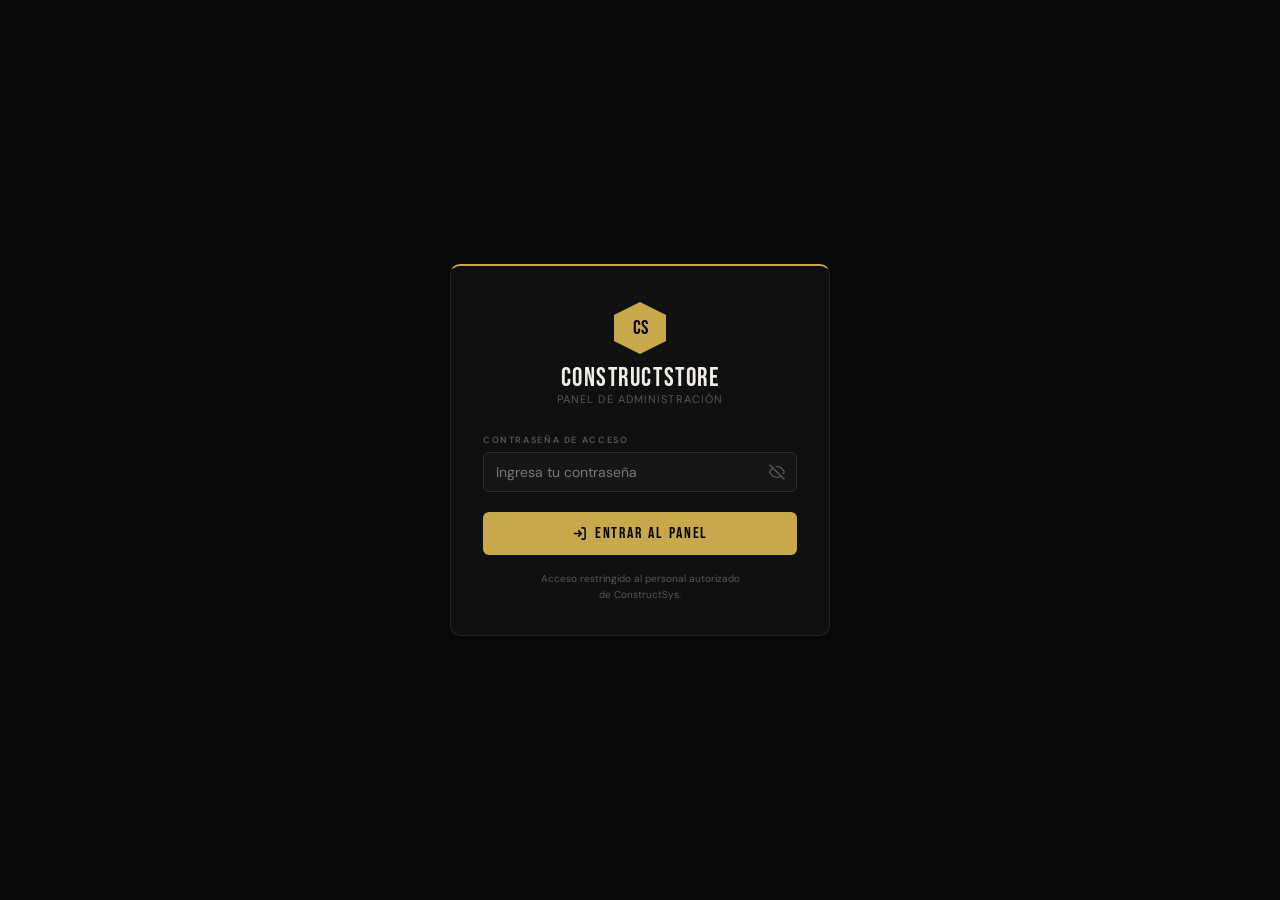
<file: src/views/store_admin.html>
<![base64]>
<!-- DOCUMENTACIÓN -->
<!-- ConstructStore — Panel de Administración (store_admin.html) -->
<!-- Ultima Modificación: 10/06/2026 -->
<!-- Autor: Magallanes López Carlos Gabriel -->
<!-- Email: cgmagallanes23@gmail.com -->
<!-- Versión del Proyecto: 1.0 -->
<![base64]>

<!DOCTYPE html>
<html lang="es">
	<head>
		<meta charset="UTF-8"/>
		<meta name="viewport" content="width=device-width,initial-scale=1.0"/>
		<title>ConstructSys — Administración</title>

		<!-- Preconectar con Google Fonts -->
		<link rel="preconnect" href="https://fonts.googleapis.com"/>
		<link href="https://fonts.googleapis.com/css2?family=Bebas+Neue&family=DM+Sans:wght@300;400;500;600&family=DM+Mono:wght@400;500&display=swap" rel="stylesheet"/>

		<link rel="icon" href="../assets/icons/constructsys.ico"/>
        <link rel="stylesheet" href="../styles/store_admin.css"/>
	</head>
	<body>

		<!-- ═══════════════════════════════════════════════════════════════════════
		     PANTALLA DE AUTENTICACIÓN
		═══════════════════════════════════════════════════════════════════════ -->
		<div id="auth-screen">
			<div class="auth-card">

				<!-- Logo -->
				<div class="auth-logo">
					<div class="auth-icon"><span>CS</span></div>
					<div>
						<div class="auth-title">ConstructStore</div>
						<div class="auth-sub">Panel de Administración</div>
					</div>
				</div>

				<!-- Campo de contraseña -->
				<div class="auth-field">
					<label>Contraseña de acceso</label>
					<div class="auth-input-wrap">
						<input type="password" id="auth-password" placeholder="Ingresa tu contraseña"
						       autocomplete="current-password" onkeydown="onAuthKey(event)"/>
						<button class="auth-toggle-vis" type="button" onclick="toggleAuthVis()" tabindex="-1" aria-label="Mostrar contraseña">
							<!-- Ojo cerrado (visible cuando el campo es tipo password) -->
							<svg id="vis-icon-off" fill="none" viewBox="0 0 24 24" stroke="currentColor" stroke-width="2">
								<path d="M17.94 17.94A10.07 10.07 0 0112 20c-7 0-11-8-11-8a18.45 18.45 0 015.06-5.94"/>
								<path d="M9.9 4.24A9.12 9.12 0 0112 4c7 0 11 8 11 8a18.5 18.5 0 01-2.16 3.19"/>
								<line x1="1" y1="1" x2="23" y2="23"/>
							</svg>
							<!-- Ojo abierto (visible cuando el campo es tipo text) -->
							<svg id="vis-icon-on" fill="none" viewBox="0 0 24 24" stroke="currentColor" stroke-width="2" style="display:none">
								<path d="M1 12S5 4 12 4s11 8 11 8-4 8-11 8S1 12 1 12z"/>
								<circle cx="12" cy="12" r="3"/>
							</svg>
						</button>
					</div>
					<div class="auth-error" id="auth-error">Contraseña incorrecta. Inténtalo de nuevo.</div>
				</div>

				<!-- Botón de acceso -->
				<button class="auth-btn" id="auth-btn" onclick="doLogin()">
					<svg fill="none" viewBox="0 0 24 24" stroke="currentColor" stroke-width="2.5">
						<path d="M15 3h4a2 2 0 012 2v14a2 2 0 01-2 2h-4"/>
						<polyline points="10 17 15 12 10 7"/>
						<line x1="15" y1="12" x2="3" y2="12"/>
					</svg>
					Entrar al Panel
				</button>

				<div class="auth-hint">Acceso restringido al personal autorizado<br>de ConstructSys.</div>

			</div>
		</div>

		<!-- ═══════════════════════════════════════════════════════════════════════
		     APLICACIÓN DE ADMINISTRACIÓN (se muestra tras autenticación)
		═══════════════════════════════════════════════════════════════════════ -->
		<div id="admin-app">

			<!-- TOPBAR -->
			<header class="topbar">

				<!-- Logo y nombre -->
				<a class="topbar-brand" href="store.html">
					<div class="icon"><span>CS</span></div>
					<div class="brand-text">
						<span class="brand-name">ConstructStore</span>
						<span class="brand-sub">Administración</span>
					</div>
				</a>

				<!-- Acciones de la topbar -->
				<div class="topbar-right">
					<div class="topbar-user">
						<svg fill="none" viewBox="0 0 24 24" stroke="currentColor" stroke-width="2">
							<circle cx="12" cy="8" r="4"/>
							<path d="M4 20c0-4 3.6-7 8-7s8 3 8 7"/>
						</svg>
						<span id="topbar-username">Administrador</span>
					</div>
					<a class="btn-back" href="store.html">
						<svg fill="none" viewBox="0 0 24 24" stroke="currentColor" stroke-width="2">
							<path d="M19 12H5M12 5l-7 7 7 7"/>
						</svg>
						Volver a la tienda
					</a>
					<button class="btn-logout" onclick="doLogout()">
						<svg fill="none" viewBox="0 0 24 24" stroke="currentColor" stroke-width="2">
							<path d="M9 21H5a2 2 0 01-2-2V5a2 2 0 012-2h4"/>
							<polyline points="16 17 21 12 16 7"/>
							<line x1="21" y1="12" x2="9" y2="12"/>
						</svg>
						Cerrar sesión
					</button>
				</div>

			</header>

			<!-- HERO / ENCABEZADO DEL PANEL -->
			<section class="admin-hero">
				<div class="admin-hero-eyebrow">ConstructStore — Panel Interno</div>
				<h1 class="admin-hero-title">PANEL DE <em>ADMINISTRACIÓN</em></h1>
				<p class="admin-hero-desc">Registro y consulta de materiales, herramientas, maquinaria y proveedores.</p>
			</section>

			<!-- TABS DE NAVEGACIÓN -->
			<nav class="admin-nav">

				<button class="nav-tab active" data-view="registro" onclick="switchView(this)">
					<svg fill="none" viewBox="0 0 24 24" stroke="currentColor" stroke-width="1.8">
						<path d="M9 5H7a2 2 0 00-2 2v12a2 2 0 002 2h10a2 2 0 002-2V7a2 2 0 00-2-2h-2
						         M9 5a2 2 0 002 2h2a2 2 0 002-2M9 5a2 2 0 012-2h2a2 2 0 012 2"/>
					</svg>
					Nuevo Registro
				</button>

				<button class="nav-tab" data-view="registros" onclick="switchView(this)">
					<svg fill="none" viewBox="0 0 24 24" stroke="currentColor" stroke-width="1.8">
						<rect x="3" y="3" width="18" height="18" rx="2"/>
						<line x1="3" y1="9" x2="21" y2="9"/>
						<line x1="3" y1="15" x2="21" y2="15"/>
						<line x1="9" y1="9" x2="9" y2="21"/>
					</svg>
					Registros
				</button>

			</nav>

			<!-- ──────────────────────────────────────────────────────────────────
			     VISTA: NUEVO REGISTRO
			────────────────────────────────────────────────────────────────── -->
			<main class="admin-views">
				<section class="admin-view active" id="view-registro">

					<div class="section-header">
						<div>
							<div class="section-title">Nuevo Registro</div>
							<div class="section-sub">Captura materiales, herramientas, maquinaria o proveedores</div>
						</div>
					</div>

					<!-- Tabs de formulario -->
					<div class="form-tabs">
						<button class="ftab-inner active" data-form="materiales"   onclick="switchForm(this)">Materiales</button>
						<button class="ftab-inner"        data-form="herramientas" onclick="switchForm(this)">Herramientas</button>
						<button class="ftab-inner"        data-form="maquinaria"   onclick="switchForm(this)">Maquinaria</button>
					</div>

					<!-- ─── Formulario: Materiales ─── -->
					<form class="aform active" id="aform-materiales"
					      onsubmit="adminSubmit(event,'materiales'); return false;">

						<div class="afield span2">
							<label>Nombre <em>*</em></label>
							<input type="text" name="nombre" minlength="3" maxlength="150" required
							       placeholder="Ej: Cemento Portland Gris 50 kg · CEMEX"/>
						</div>

						<div class="afield">
							<label>Tipo <em>*</em></label>
							<select name="tipo" required>
								<option value="">— Seleccionar —</option>
								<optgroup label="Cementantes">
									<option>Cemento Portland gris</option>
									<option>Cemento blanco</option>
									<option>Cal hidratada</option>
									<option>Yeso en polvo</option>
								</optgroup>
								<optgroup label="Áridos y Gravas">
									<option>Arena gruesa</option>
								</optgroup>
								<optgroup label="Bloques y Tabiques">
									<option>Block pómex</option>
								</optgroup>
								<optgroup label="Muros Secos">
									<option>Panel W</option>
									<option>Placa de fibrocemento</option>
								</optgroup>
								<optgroup label="Acero y Varilla">
									<option>Malla electrosoldada</option>
									<option>Perfil de acero en L</option>
									<option>Canal de acero en U</option>
									<option>Tubo estructural redondo</option>
									<option>Placa de acero</option>
								</optgroup>
								<optgroup label="Otros Materiales">
									<option>Triplay marino</option>
									<option>MDF</option>
									<option>Tabla de cedro</option>
									<option>Impermeabilizante elastomérico</option>
									<option>Impermeabilizante acrílico</option>
									<option>Pintura vinílica</option>
									<option>Pintura esmalte</option>
									<option>Sellador acrílico</option>
									<option>Pegamento para azulejo</option>
									<option>Tubo PVC hidráulico</option>
									<option>Tubo PVC sanitario</option>
									<option>Codo PVC</option>
									<option>Tee de PVC</option>
									<option>Reducción PVC</option>
									<option>Cable eléctrico THW</option>
									<option>Conduit metálico</option>
								</optgroup>
							</select>
						</div>

						<div class="afield">
							<label>Unidad de medida <em>*</em></label>
							<select name="unidad_medida" required>
								<option value="">— Seleccionar —</option>
								<option>pieza</option>
								<option>par</option>
								<option>juego</option>
								<option>caja</option>
								<option>rollo</option>
								<option>bolsa</option>
								<option>kg</option>
								<option>ton</option>
								<option>lt</option>
								<option>galon</option>
								<option>m</option>
								<option>m2</option>
								<option>m3</option>
							</select>
						</div>

						<div class="afield">
							<label>Precio unitario MXN <em>*</em></label>
							<input type="number" name="precio_unitario" min="0" step="0.01" required placeholder="0.00"/>
						</div>

						<div class="afield">
							<label>Proveedor <em>*</em></label>
							<select name="proveedor_nombre" required>
								<option value="">— Seleccionar —</option>
								<option>Ferremax del Norte</option>
								<option>Aceros y Perfiles Juárez</option>
								<option>Distribuidora Montoya S.A.</option>
								<option>Materiales Frontera</option>
							</select>
						</div>

						<div class="afield span2">
							<label>Descripción</label>
							<textarea name="descripcion" maxlength="1000" rows="3"
							          placeholder="Especificaciones técnicas (máx. 1000 caracteres)"></textarea>
						</div>

						<div class="afield span2 afield-toggle-row">
							<label>Estado</label>
							<div class="atoggle active" onclick="adminToggle(this)">
								<div class="atoggle-dot"></div>
								<span>Activo</span>
								<input type="hidden" name="activo" value="true"/>
							</div>
						</div>

						<div class="aform-actions">
							<button type="submit" class="abtn-primary">Registrar material</button>
							<button type="button" class="abtn-secondary" onclick="adminReset(this.closest('form'))">Limpiar</button>
						</div>

					</form>

					<!-- ─── Formulario: Herramientas ─── -->
					<form class="aform" id="aform-herramientas"
					      onsubmit="adminSubmit(event,'herramientas'); return false;">

						<div class="afield span2">
							<label>Nombre <em>*</em></label>
							<input type="text" name="nombre" minlength="3" maxlength="150" required
							       placeholder="Ej: Martillo de uña 16 oz · Stanley"/>
						</div>

						<div class="afield">
							<label>Tipo <em>*</em></label>
							<select name="tipo" required>
								<option value="">— Seleccionar —</option>
								<optgroup label="Martillos">
									<option>Martillo de uña</option>
									<option>Martillo de bola</option>
									<option>Martillo de goma</option>
								</optgroup>
								<optgroup label="Llaves">
									<option>Llave inglesa ajustable</option>
									<option>Llave de tubo</option>
									<option>Llave de dados</option>
									<option>Llave Allen</option>
									<option>Llave de boca fija</option>
									<option>Llave Torx</option>
								</optgroup>
								<optgroup label="Desarmadores">
									<option>Desarmador plano</option>
									<option>Desarmador Phillips</option>
									<option>Desarmador de impacto</option>
								</optgroup>
								<optgroup label="Pinzas">
									<option>Pinza de presión</option>
									<option>Pinza de corte diagonal</option>
									<option>Pinza de punta</option>
									<option>Pinza multiusos</option>
								</optgroup>
								<optgroup label="Medición">
									<option>Nivel de burbuja</option>
									<option>Nivel láser</option>
									<option>Cinta métrica</option>
									<option>Flexómetro</option>
									<option>Escuadra de carpintero</option>
									<option>Escuadra de aluminio</option>
									<option>Compás de puntas</option>
								</optgroup>
								<optgroup label="Corte">
									<option>Sierra para metales</option>
									<option>Segueta</option>
									<option>Navaja y cúter</option>
									<option>Cortavidrio</option>
								</optgroup>
								<optgroup label="Excavación y Carga">
									<option>Cincel plano</option>
									<option>Cincel de punta</option>
									<option>Pala cuadrada</option>
									<option>Pala redonda</option>
									<option>Azadón</option>
									<option>Carretilla</option>
								</optgroup>
								<optgroup label="Acabados">
									<option>Llana dentada</option>
									<option>Llana lisa</option>
									<option>Espátula</option>
									<option>Brocha</option>
									<option>Rodillo de pintura</option>
									<option>Pistola de silicón</option>
									<option>Pistola de calor</option>
									<option>Cepillo de alambre</option>
								</optgroup>
								<optgroup label="Limas y Especiales">
									<option>Lima plana</option>
									<option>Lima redonda</option>
									<option>Tarraja de tubería</option>
									<option>Alicate de electricista</option>
								</optgroup>
								<optgroup label="Taladros">
									<option>Taladro percutor</option>
								</optgroup>
							</select>
						</div>

						<div class="afield">
							<label>Marca <em>*</em></label>
							<select name="marca" required>
								<option value="">— Seleccionar —</option>
								<option>Atlas Copco</option>
								<option>Bahco</option>
								<option>Bosch</option>
								<option>Craftsman</option>
								<option>Cushman</option>
								<option>DeWalt</option>
								<option>Fiskars</option>
								<option>Hilti</option>
								<option>Honda</option>
								<option>Husqvarna</option>
								<option>Irwin</option>
								<option>Karcher</option>
								<option>Klein Tools</option>
								<option>Knipex</option>
								<option>Lincoln Electric</option>
								<option>Makita</option>
								<option>Miller</option>
								<option>Milwaukee</option>
								<option>Pretul</option>
								<option>Stanley</option>
								<option>Surtek</option>
								<option>Truper</option>
								<option>Urrea</option>
								<option>Wacker Neuson</option>
								<option>Sin marca</option>
							</select>
						</div>

						<div class="afield">
							<label>Modelo / SKU</label>
							<input type="text" name="modelo" maxlength="80" placeholder="Ej: FMHT51000"/>
						</div>

						<div class="afield">
							<label>Unidad de medida <em>*</em></label>
							<select name="unidad_medida" required>
								<option value="pieza">pieza</option>
								<option value="par">par</option>
								<option value="juego">juego</option>
								<option value="caja">caja</option>
								<option value="rollo">rollo</option>
								<option value="bolsa">bolsa</option>
								<option value="kg">kg</option>
								<option value="m">m</option>
							</select>
						</div>

						<div class="afield">
							<label>Precio MXN <em>*</em></label>
							<input type="number" name="precio" min="0" step="0.01" required placeholder="0.00"/>
						</div>

						<div class="afield">
							<label>Proveedor <em>*</em></label>
							<select name="proveedor_nombre" required>
								<option value="">— Seleccionar —</option>
								<option>Ferremax del Norte</option>
								<option>Aceros y Perfiles Juárez</option>
								<option>Distribuidora Montoya S.A.</option>
								<option>Materiales Frontera</option>
							</select>
						</div>

						<div class="afield span2">
							<label>Descripción</label>
							<textarea name="descripcion" maxlength="1000" rows="3"
							          placeholder="Especificaciones técnicas (máx. 1000 caracteres)"></textarea>
						</div>

						<div class="afield span2 afield-toggle-row">
							<label>Estado</label>
							<div class="atoggle active" onclick="adminToggle(this)">
								<div class="atoggle-dot"></div>
								<span>Activo</span>
								<input type="hidden" name="activo" value="true"/>
							</div>
						</div>

						<div class="aform-actions">
							<button type="submit" class="abtn-primary">Registrar herramienta</button>
							<button type="button" class="abtn-secondary" onclick="adminReset(this.closest('form'))">Limpiar</button>
						</div>

					</form>

					<!-- ─── Formulario: Maquinaria ─── -->
					<form class="aform" id="aform-maquinaria"
					      onsubmit="adminSubmit(event,'maquinaria'); return false;">

						<div class="afield span2">
							<label>Nombre <em>*</em></label>
							<input type="text" name="nombre" minlength="3" maxlength="150" required
							       placeholder="Ej: Mezcladora de concreto 1/2 HP · DeWalt"/>
						</div>

						<div class="afield">
							<label>Tipo <em>*</em></label>
							<select name="tipo" required>
								<option value="">— Seleccionar —</option>
								<optgroup label="Concreto y Mezcla">
									<option>Mezcladora de concreto</option>
									<option>Revolvedora de tambor</option>
								</optgroup>
								<optgroup label="Corte">
									<option>Cortadora de piso</option>
									<option>Cortadora de plasma</option>
									<option>Cortadora de varilla</option>
									<option>Sierra circular</option>
									<option>Sierra de mesa</option>
									<option>Sierra de cinta</option>
									<option>Sierra caladora</option>
								</optgroup>
								<optgroup label="Esmerilado y Lijado">
									<option>Esmeriladora angular</option>
									<option>Esmeriladora recta</option>
									<option>Lijadora orbital</option>
									<option>Lijadora de banda</option>
								</optgroup>
								<optgroup label="Taladros">
									<option>Taladro percutor</option>
									<option>Taladro de banco</option>
									<option>Rotomartillo</option>
								</optgroup>
								<optgroup label="Tornillería y Clavado">
									<option>Pistola de tornillos</option>
									<option>Pistola neumática de clavos</option>
								</optgroup>
								<optgroup label="Aire y Agua">
									<option>Compresor de aire</option>
									<option>Hidrolavadora</option>
									<option>Bomba de agua centrífuga</option>
									<option>Bomba sumergible</option>
								</optgroup>
								<optgroup label="Energía">
									<option>Generador eléctrico</option>
								</optgroup>
								<optgroup label="Soldadura">
									<option>Soldadora MIG</option>
									<option>Soldadora TIG</option>
								</optgroup>
								<optgroup label="Doblado y Prensado">
									<option>Dobladora de varilla</option>
									<option>Prensa hidráulica</option>
									<option>Gato hidráulico</option>
								</optgroup>
								<optgroup label="Elevación y Acceso">
									<option>Polipasto eléctrico</option>
									<option>Andamio de ruedas</option>
									<option>Plataforma de trabajo</option>
									<option>Malacate eléctrico</option>
									<option>Montacargas manual</option>
									<option>Escalera de extensión</option>
									<option>Escalera tijera</option>
								</optgroup>
								<optgroup label="Compactación y Movimiento">
									<option>Mini excavadora</option>
									<option>Compactadora de plato vibratorio</option>
									<option>Rodillo compactador</option>
								</optgroup>
								<optgroup label="Limpieza">
									<option>Aspiradora industrial</option>
								</optgroup>
							</select>
						</div>

						<div class="afield">
							<label>Marca <em>*</em></label>
							<select name="marca" required>
								<option value="">— Seleccionar —</option>
								<option>Atlas Copco</option>
								<option>Bosch</option>
								<option>DeWalt</option>
								<option>Hilti</option>
								<option>Honda</option>
								<option>Husqvarna</option>
								<option>Karcher</option>
								<option>Lincoln Electric</option>
								<option>Makita</option>
								<option>Miller</option>
								<option>Milwaukee</option>
								<option>Pretul</option>
								<option>Surtek</option>
								<option>Truper</option>
								<option>Wacker Neuson</option>
								<option>Sin marca</option>
							</select>
						</div>

						<div class="afield">
							<label>Modelo / SKU</label>
							<input type="text" name="modelo" maxlength="80" placeholder="Ej: DW660"/>
						</div>

						<div class="afield">
							<label>Unidad de medida <em>*</em></label>
							<select name="unidad_medida" required>
								<option value="pieza">pieza</option>
								<option value="juego">juego</option>
								<option value="caja">caja</option>
							</select>
						</div>

						<div class="afield">
							<label>Precio MXN <em>*</em></label>
							<input type="number" name="precio" min="0" step="0.01" required placeholder="0.00"/>
						</div>

						<div class="afield">
							<label>Proveedor <em>*</em></label>
							<select name="proveedor_nombre" required>
								<option value="">— Seleccionar —</option>
								<option>Ferremax del Norte</option>
								<option>Aceros y Perfiles Juárez</option>
								<option>Distribuidora Montoya S.A.</option>
								<option>Materiales Frontera</option>
							</select>
						</div>

						<div class="afield span2">
							<label>Descripción</label>
							<textarea name="descripcion" maxlength="1000" rows="3"
							          placeholder="Potencia, capacidad, voltaje, etc. (máx. 1000 caracteres)"></textarea>
						</div>

						<div class="afield span2 afield-toggle-row">
							<label>Estado</label>
							<div class="atoggle active" onclick="adminToggle(this)">
								<div class="atoggle-dot"></div>
								<span>Activo</span>
								<input type="hidden" name="activo" value="true"/>
							</div>
						</div>

						<div class="aform-actions">
							<button type="submit" class="abtn-primary">Registrar maquinaria</button>
							<button type="button" class="abtn-secondary" onclick="adminReset(this.closest('form'))">Limpiar</button>
						</div>

					</form>

				</section>

				<!-- ──────────────────────────────────────────────────────────────────
				     VISTA: REGISTROS DE BD
				────────────────────────────────────────────────────────────────── -->
				<section class="admin-view" id="view-registros">

					<div class="section-header">
						<div>
							<div class="section-title">Registros</div>
							<div class="section-sub">Consulta y revisión de la base de datos</div>
						</div>
					</div>

					<!-- Toolbar de registros -->
					<div class="records-toolbar">

						<input class="records-search" type="text" id="records-search-input"
						       placeholder="Buscar por nombre, tipo o marca…"
						       oninput="filterRecordsTable()"/>

						<select class="records-filter" id="records-cat-filter" onchange="filterRecordsTable()">
							<option value="">Todas las colecciones</option>
							<option value="materiales">Materiales</option>
							<option value="herramientas">Herramientas</option>
							<option value="maquinaria">Maquinaria</option>
						</select>

						<button class="btn-refresh" onclick="fetchRecords()">
							<svg fill="none" viewBox="0 0 24 24" stroke="currentColor" stroke-width="2">
								<polyline points="23 4 23 10 17 10"/>
								<path d="M20.49 15a9 9 0 11-2.12-9.36L23 10"/>
							</svg>
							Cargar
						</button>

					</div>

					<!-- Tabla de registros -->
					<div class="records-table-wrap">
						<table class="records-table" id="records-table">
							<thead>
								<tr>
									<th onclick="sortRecords('nombre')" data-col="nombre">
										Nombre <span class="sort-icon">↕</span>
									</th>
									<th onclick="sortRecords('tipo')" data-col="tipo">
										Tipo / Colección <span class="sort-icon">↕</span>
									</th>
									<th onclick="sortRecords('marca')" data-col="marca">
										Marca <span class="sort-icon">↕</span>
									</th>
									<th onclick="sortRecords('precio')" data-col="precio">
										Precio <span class="sort-icon">↕</span>
									</th>
									<th onclick="sortRecords('activo')" data-col="activo">
										Estado <span class="sort-icon">↕</span>
									</th>
									<th data-col="_id">ID</th>
                                    <th>Acciones</th>
								</tr>
							</thead>
							<tbody id="records-tbody">
								<!-- Filas generadas por JS -->
							</tbody>
						</table>

						<!-- Empty state -->
						<div class="records-empty" id="records-empty" style="display:none">
							<svg fill="none" viewBox="0 0 24 24" stroke="currentColor" stroke-width="1.2">
								<rect x="3" y="3" width="18" height="18" rx="2"/>
								<line x1="3" y1="9" x2="21" y2="9"/>
								<line x1="3" y1="15" x2="21" y2="15"/>
								<line x1="9" y1="9" x2="9" y2="21"/>
							</svg>
							<p id="records-empty-msg">No hay registros para mostrar.</p>
						</div>

						<!-- Paginación -->
						<div class="records-pagination" id="records-pagination" style="display:none">
							<span class="pagination-info" id="pg-info">0–0 de 0</span>
							<div class="pagination-btns" id="pg-btns"></div>
						</div>

					</div>

				</section>

			</main>

			<!-- FOOTER -->
			<footer>
				<div class="brand">ConstructStore</div>
				<div>© 2026 Industria Constructora</div>
				<div>Panel interno · Acceso restringido</div>
			</footer>

		</div><!-- /#admin-app -->

		<!-- TOASTS -->
		<div id="toasts"></div>

        <div id="edit-overlay" style="display:none;position:fixed;inset:0;background:rgba(0,0,0,.75);z-index:9000;overflow-y:auto;">
            <div style="background:#0f0f0f;border:1px solid #222;border-radius:10px;max-width:520px;margin:40px auto 60px;padding:32px 28px;position:relative;">
                <button onclick="closeEditRecord()" style="position:absolute;top:14px;right:14px;background:none;border:none;color:#5a5650;font-size:22px;cursor:pointer;">✕</button>
                <h2 style="font-family:'Bebas Neue',sans-serif;font-size:18px;color:#f0ede8;letter-spacing:.05em;margin-bottom:20px;padding-bottom:14px;border-bottom:1px solid #1e1e1e;">✏️ EDITAR REGISTRO</h2>
                <div id="edit-fields-container"></div>
                <div style="display:flex;gap:10px;margin-top:24px;padding-top:20px;border-top:1px solid #1e1e1e;">
                    <button class="abtn-primary" onclick="submitEditRecord()">💾 Guardar Cambios</button>
                    <button class="abtn-secondary" onclick="closeEditRecord()">Cancelar</button>
                </div>
            </div>
        </div>

		<!-- ═══════════════════════════════════════════════════════════════════════
		     SCRIPTS
		═══════════════════════════════════════════════════════════════════════ -->
		<script src="../scripts/store_admin.js"></script>

	</body>
</html>

<![base64]>
</file>
<file: src/styles/index.css>
/*****************************************************************************************************************************************************************************/
/*                                                                                                                                                                           */
/*                                                                  Estilos para el Proyecto ConstructSys                                                                    */
/*                                                                                                                                                                           */
/*****************************************************************************************************************************************************************************/
/*                                                                                                                                                                           */
/* Autor: Magallanes López Carlos Gabriel                                                                                                                                    */
/* Versión del Proyecto: 1.0                                                                                                                                                 */
/* Correo: cgmagallanes23@gmail.com                                                                                                                                          */
/* Ultima Modificación: 22/05/2026                                                                                                                                           */
/*                                                                                                                                                                           */
/*****************************************************************************************************************************************************************************/

/* Variables de color y estilo */
:root {
	--bg: #080808;
	--surface: #101010;
	--surface2: #161616;
	--surface3: #1e1e1e;
	--border: #242424;
	--border2: #2e2e2e;
	--gold: #c9a84c;
	--gold-dim: #8a6e2e;
	--gold-glow: rgba(201,168,76,0.12);
	--gold-glow2: rgba(201,168,76,0.22);
	--red: #c0392b;
	--green: #27ae60;
	--text: #f0ede8;
	--text2: #9e9890;
	--text3: #5a5650;
	--radius: 6px;
	--transition: 0.3s cubic-bezier(0.4,0,0.2,1);
}

/* Reseteo básico y estilos globales */
*, *::before, *::after {
	box-sizing: border-box;
	margin: 0;
	padding: 0;
}

/* Habilitar scroll suave para anclas y navegación */
html {scroll-behavior: smooth;}

/* Estilos base del cuerpo */
body {
	font-family: 'Barlow', sans-serif;
	background: var(--bg);
	color: var(--text);
	overflow-x: hidden;
}

/* ─── NAVBAR ─── */

/* Barra de navegación fija en la parte superior */
nav {
	position: fixed;
	top: 0; left: 0; right: 0;
	z-index: 200;
	display: flex;
	align-items: center;
	justify-content: space-between;
	padding: 0 40px;
	height: 64px;
	background: rgba(8,8,8,0.85);
	backdrop-filter: blur(16px);
	border-bottom: 1px solid var(--border);
}

/* Logo de la Navbar */
.nav-logo {
	display: flex;
	align-items: center;
	gap: 10px;
	text-decoration: none;
}

/* Hexágono del logo en la Navbar */
.nav-hex {
	width: 34px; height: 34px;
	background: var(--gold);
	clip-path: polygon(50% 0%,100% 25%,100% 75%,50% 100%,0% 75%,0% 25%);            /* Forma de hexágono (x, y) */
	display: flex;
	align-items: center;
	justify-content: center;
}

/* Span dentro del hexágono del logo en la Navbar */
.nav-hex span {
	font-family: 'Barlow Condensed', sans-serif;
	font-weight: 700;
	font-size: 13px;
	color: var(--bg);
}

/* Nombre de la marca en la Navbar */
.nav-brand {
	font-family: 'Playfair Display', serif;
	font-size: 17px;
	font-weight: 700;
	color: var(--gold);
	letter-spacing: 0.04em;
}

/* Contenedor de acciones de la Navbar */
.nav-cta {
	display: flex;
	align-items: center;
	gap: 14px;
}

/* Enlace de texto de la Navbar */
.nav-link {
	font-size: 13px;
	font-weight: 500;
	color: var(--text2);
	text-decoration: none;
	letter-spacing: 0.05em;
	transition: color var(--transition);
}

/* Hover del enlace de texto de la Navbar */
.nav-link:hover {color: var(--gold);}

/* Contenedor de links de navegación */
.nav-links {
    display: flex;
    align-items: center;
    gap: 6px;
}

/* Link de sección con estilo de píldora */
.nav-links .nav-link {
    padding: 6px 14px;
    border-radius: 999px;
    border: 1px solid transparent;
    font-size: 12px;
    font-weight: 600;
    letter-spacing: 0.1em;
    text-transform: uppercase;
    color: var(--text3);
    transition: color var(--transition), border-color var(--transition), background var(--transition);
}

/* Hover del link de sección */
.nav-links .nav-link:hover {
    color: var(--gold);
    border-color: rgba(201,168,76,0.25);
    background: rgba(201,168,76,0.06);
}

/* Botón de acción de la Navbar */
.btn-nav {
	padding: 8px 20px;
	background: var(--gold);
	color: var(--bg);
	border: none;
	border-radius: var(--radius);
	font-family: 'Barlow Condensed', sans-serif;
	font-size: 13px;
	font-weight: 700;
	letter-spacing: 0.1em;
	text-transform: uppercase;
	cursor: pointer;
	text-decoration: none;
	transition: all var(--transition);
}

/* Hover del botón de acción de la Navbar */
.btn-nav:hover {
	background: #d9b85c;
	box-shadow: 0 4px 20px rgba(201,168,76,0.35);
	transform: translateY(-1px);
}

/* ─── HERO ─── */

/* Sección Hero */
.hero {
	position: relative;
	min-height: 100vh;
	display: flex;
	align-items: center;
	justify-content: center;
	overflow: hidden;
	padding: 120px 24px 80px;
}

/* Fondo del Hero */
.hero-bg {
	position: absolute;
	inset: 0;
	pointer-events: none;
}

/* Cuadrícula fina del fondo del Hero */
.bg-grid-fine {
	position: absolute;
	inset: 0;
	background-image:
		linear-gradient(rgba(201,168,76,0.06) 1px, transparent 1px),
		linear-gradient(90deg, rgba(201,168,76,0.06) 1px, transparent 1px);
	background-size: 32px 32px;
}

/* Cuadrícula gruesa del fondo del Hero */
.bg-grid-coarse {
	position: absolute;
	inset: 0;
	background-image:
		linear-gradient(rgba(201,168,76,0.12) 1px, transparent 1px),
		linear-gradient(90deg, rgba(201,168,76,0.12) 1px, transparent 1px);
	background-size: 160px 160px;
}

/* Líneas diagonales estructurales del fondo del Hero */
.bg-diag {
	position: absolute;
	inset: 0;
	overflow: hidden;
}

/* Pseudoelementos para las líneas diagonales del fondo del Hero */
.bg-diag::before, .bg-diag::after {
	content: '';
	position: absolute;
	background: linear-gradient(90deg, transparent, rgba(201,168,76,0.09), transparent);
	height: 1px;
	width: 200%;
	left: -50%;
	transform-origin: center;
}

/* Línea diagonal superior del fondo del Hero */
.bg-diag::before {
	top: 35%;
	transform: rotate(-18deg);
}

/* Línea diagonal inferior del fondo del Hero */
.bg-diag::after {
	top: 60%;
	transform: rotate(-18deg);
}

/* Brillo radial central del fondo del Hero */
.bg-radial {
	position: absolute;
	width: 900px; height: 900px;
	border-radius: 50%;
	background: radial-gradient(circle, rgba(201,168,76,0.07) 0%, transparent 65%);
	top: 50%; left: 50%;
	transform: translate(-50%, -50%);
}

/* Esquina decorativa superior izquierda del Hero */
.corner-tl {
	position: absolute;
	width: 120px; height: 120px;
	top: 80px; left: 40px;
	border-top: 1.5px solid rgba(201,168,76,0.25);
	border-left: 1.5px solid rgba(201,168,76,0.25);
	pointer-events: none;
}

/* Esquina decorativa inferior derecha del Hero */
.corner-br {
	position: absolute;
	width: 120px; height: 120px;
	bottom: 60px; right: 40px;
	border-bottom: 1.5px solid rgba(201,168,76,0.25);
	border-right: 1.5px solid rgba(201,168,76,0.25);
	pointer-events: none;
}

/* Contenido del Hero */
.hero-content {
	position: relative;
	z-index: 10;
	max-width: 820px;
	text-align: center;
}

/* Etiqueta superior del Hero */
.hero-eyebrow {
	display: inline-flex;
	align-items: center;
	gap: 8px;
	background: rgba(201,168,76,0.08);
	border: 1px solid rgba(201,168,76,0.2);
	border-radius: 999px;
	padding: 5px 16px;
	font-family: 'Barlow Condensed', sans-serif;
	font-size: 11px;
	font-weight: 700;
	letter-spacing: 0.25em;
	text-transform: uppercase;
	color: var(--gold);
	margin-bottom: 32px;
}

/* Punto parpadeante de la etiqueta superior del Hero */
.hero-eyebrow-dot {
	width: 6px; height: 6px;
	border-radius: 50%;
	background: var(--gold);
	animation: blink 2s ease-in-out infinite;
}

/* Animación de parpadeo para el punto */
@keyframes blink {
	0%, 100% {opacity: 1;}
	50% {opacity: 0.3;}
}

/* Título principal del Hero */
.hero-title {
	font-family: 'Playfair Display', serif;
	font-size: clamp(44px, 7vw, 78px);
	font-weight: 700;
	line-height: 1.08;
	color: var(--text);
	margin-bottom: 10px;
	animation: fadeUp 0.7s ease forwards;
	opacity: 0;
}

/* Texto en cursiva y dorado del título del Hero */
.hero-title em {
	font-style: italic;
	color: var(--gold);
}

/* Subtítulo del Hero */
.hero-tagline {
	font-family: 'Barlow Condensed', sans-serif;
	font-size: clamp(16px, 2.5vw, 22px);
	font-weight: 400;
	letter-spacing: 0.15em;
	text-transform: uppercase;
	color: var(--text2);
	margin-bottom: 32px;
	animation: fadeUp 0.7s 0.12s ease forwards;
	opacity: 0;
}

/* Descripción del Hero */
.hero-desc {
	font-size: clamp(15px, 1.6vw, 17px);
	font-weight: 300;
	line-height: 1.75;
	color: var(--text2);
	max-width: 640px;
	margin: 0 auto 48px;
	animation: fadeUp 0.7s 0.22s ease forwards;
	opacity: 0;
}

/* Contenedor de botones de acción del Hero */
.hero-actions {
	display: flex;
	align-items: center;
	justify-content: center;
	gap: 16px;
	flex-wrap: wrap;
	animation: fadeUp 0.7s 0.32s ease forwards;
	opacity: 0;
}

/* Botón primario */
.btn-primary {
	display: inline-flex;
	align-items: center;
	gap: 10px;
	padding: 16px 36px;
	background: var(--gold);
	color: var(--bg);
	border: none;
	border-radius: var(--radius);
	font-family: 'Barlow Condensed', sans-serif;
	font-size: 16px;
	font-weight: 800;
	letter-spacing: 0.12em;
	text-transform: uppercase;
	cursor: pointer;
	text-decoration: none;
	transition: all var(--transition);
	box-shadow: 0 0 0 0 rgba(201,168,76,0);
}

/* Hover del botón primario */
.btn-primary:hover {
	background: #d9b85c;
	transform: translateY(-2px);
	box-shadow: 0 8px 32px rgba(201,168,76,0.4), 0 0 0 1px rgba(201,168,76,0.2);
}

/* Estado activo del botón primario */
.btn-primary:active {transform: translateY(0);}

/* SVG del botón primario */
.btn-primary svg {
	width: 18px; height: 18px;
	transition: transform var(--transition);
}

/* Hover del SVG del botón primario */
.btn-primary:hover svg {transform: translateX(3px);}

/* Botón secundario (outline) */
.btn-outline {
	display: inline-flex;
	align-items: center;
	gap: 8px;
	padding: 15px 28px;
	background: transparent;
	color: var(--text2);
	border: 1px solid var(--border2);
	border-radius: var(--radius);
	font-family: 'Barlow Condensed', sans-serif;
	font-size: 14px;
	font-weight: 600;
	letter-spacing: 0.1em;
	text-transform: uppercase;
	cursor: pointer;
	text-decoration: none;
	transition: all var(--transition);
}

/* Hover del botón secundario */
.btn-outline:hover {
	border-color: var(--gold);
	color: var(--gold);
}

/* Animación de FadeUp */
@keyframes fadeUp {
	from {opacity: 0; transform: translateY(24px);}
	to {opacity: 1; transform: translateY(0);}
}

/* Indicador de scroll del Hero */
.scroll-hint {
	position: absolute;
	bottom: 32px;
	left: 50%;
	transform: translateX(-50%);
	display: flex;
	flex-direction: column;
	align-items: center;
	gap: 6px;
	opacity: 0.35;
	animation: fadeUp 1s 0.8s ease forwards;
}

/* Texto del indicador de scroll */
.scroll-hint span {
	font-size: 10px;
	font-weight: 600;
	letter-spacing: 0.2em;
	text-transform: uppercase;
	color: var(--text3);
}

/* Flecha del indicador de scroll */
.scroll-arrow {
	width: 20px; height: 20px;
	border-right: 1.5px solid var(--text3);
	border-bottom: 1.5px solid var(--text3);
	transform: rotate(45deg);
	animation: bounce 1.5s ease-in-out infinite;
}

/* Animación de rebote para la flecha del scroll */
@keyframes bounce {
	0%, 100% {transform: rotate(45deg) translateY(0);}
	50% {transform: rotate(45deg) translateY(4px);}
}

/* ─── FRANJA DE ESTADÍSTICAS ─── */

/* Franja de estadísticas */
.stats-strip {
	background: var(--surface);
	border-top: 1px solid var(--border);
	border-bottom: 1px solid var(--border);
	padding: 40px;
}

/* Contenedor interno de la franja de estadísticas */
.stats-inner {
	max-width: 960px;
	margin: 0 auto;
	display: grid;
	grid-template-columns: repeat(4, 1fr);
	gap: 0;
}

/* Ítem individual de estadística */
.stat-item {
	text-align: center;
	padding: 0 24px;
	border-right: 1px solid var(--border);
}

/* Último ítem sin borde derecho */
.stat-item:last-child {border-right: none;}

/* Número de estadística */
.stat-number {
	font-family: 'Barlow Condensed', sans-serif;
	font-size: 42px;
	font-weight: 800;
	color: var(--gold);
	line-height: 1;
	margin-bottom: 6px;
	letter-spacing: -0.01em;
}

/* Etiqueta de estadística */
.stat-label {
	font-size: 11px;
	font-weight: 600;
	letter-spacing: 0.18em;
	text-transform: uppercase;
	color: var(--text3);
}

/* ─── FUNCIONALIDADES ─── */

/* Sección de funcionalidades */
.features {
	padding: 100px 40px;
	max-width: 1100px;
	margin: 0 auto;
}

/* Etiqueta superior de sección */
.section-eyebrow {
	font-family: 'Barlow Condensed', sans-serif;
	font-size: 10px;
	font-weight: 700;
	letter-spacing: 0.3em;
	text-transform: uppercase;
	color: var(--gold);
	margin-bottom: 16px;
}

/* Título de sección */
.section-title {
	font-family: 'Playfair Display', serif;
	font-size: clamp(28px, 4vw, 42px);
	font-weight: 700;
	color: var(--text);
	line-height: 1.2;
	margin-bottom: 16px;
}

/* Subtítulo de sección */
.section-sub {
	font-size: 16px;
	font-weight: 300;
	color: var(--text2);
	line-height: 1.7;
	max-width: 560px;
	margin-bottom: 60px;
}

/* Cuadrícula de tarjetas de funcionalidades */
.features-grid {
	display: grid;
	grid-template-columns: repeat(3, 1fr);
	gap: 2px;
}

/* Tarjeta de funcionalidad */
.feature-card {
	background: var(--surface);
	border: 1px solid var(--border);
	padding: 32px 28px;
	position: relative;
	transition: border-color var(--transition), background var(--transition);
	overflow: hidden;
}

/* Línea de acento en la parte superior de la tarjeta de funcionalidad */
.feature-card::before {
	content: '';
	position: absolute;
	top: 0; left: 0; right: 0;
	height: 2px;
	background: linear-gradient(90deg, transparent, var(--gold), transparent);
	opacity: 0;
	transition: opacity var(--transition);
}

/* Hover de la tarjeta de funcionalidad */
.feature-card:hover {
	background: var(--surface2);
	border-color: var(--border2);
}

/* Mostrar línea de acento al hacer hover en la tarjeta */
.feature-card:hover::before {opacity: 1;}

/* Ícono de la tarjeta de funcionalidad */
.feature-icon {
	width: 44px; height: 44px;
	background: rgba(201,168,76,0.08);
	border: 1px solid rgba(201,168,76,0.2);
	border-radius: var(--radius);
	display: flex;
	align-items: center;
	justify-content: center;
	margin-bottom: 20px;
}

/* SVG del ícono de la tarjeta de funcionalidad */
.feature-icon svg {
	width: 20px; height: 20px;
	color: var(--gold);
}

/* Título de la tarjeta de funcionalidad */
.feature-title {
	font-family: 'Barlow Condensed', sans-serif;
	font-size: 16px;
	font-weight: 700;
	letter-spacing: 0.06em;
	color: var(--text);
	text-transform: uppercase;
	margin-bottom: 10px;
}

/* Descripción de la tarjeta de funcionalidad */
.feature-desc {
	font-size: 13.5px;
	font-weight: 300;
	line-height: 1.65;
	color: var(--text2);
}

/* ─── SECCIÓN DE TEXTO ─── */

/* Sección de texto descriptivo */
.copy-section {
	padding: 80px 40px;
	background: var(--surface);
	border-top: 1px solid var(--border);
	border-bottom: 1px solid var(--border);
}

/* Contenedor interno de la sección de texto */
.copy-inner {
	max-width: 840px;
	margin: 0 auto;
}

/* Margen inferior del título dentro del contenedor de texto */
.copy-inner .section-title {margin-bottom: 32px;}

/* Cuerpo del texto descriptivo */
.copy-body {
	font-size: 16px;
	font-weight: 300;
	line-height: 1.9;
	color: var(--text2);
}

/* Párrafos del cuerpo de texto */
.copy-body p {margin-bottom: 24px;}

/* Último párrafo sin margen inferior */
.copy-body p:last-child {margin-bottom: 0;}

/* Texto destacado dentro del cuerpo */
.copy-highlight {
	color: var(--text);
	font-weight: 500;
}

/* ─── CONSTRUCTSTORE ─── */

/* Sección de llamado al ConstructStore */
.store-callout {
	padding: 80px 40px;
	max-width: 1100px;
	margin: 0 auto;
}

/* Tarjeta del ConstructStore */
.store-card {
	background: var(--surface);
	border: 1px solid var(--border);
	border-radius: var(--radius);
	padding: 56px 60px;
	position: relative;
	overflow: hidden;
	display: grid;
	grid-template-columns: 1fr auto;
	gap: 40px;
	align-items: center;
}

/* Línea de acento en la parte superior de la tarjeta del ConstructStore */
.store-card::before {
	content: '';
	position: absolute;
	top: 0; left: 0; right: 0;
	height: 2px;
	background: linear-gradient(90deg, transparent, var(--gold) 30%, transparent);
}

/* Fondo degradado derecho de la tarjeta del ConstructStore */
.store-card-bg {
	position: absolute;
	right: 0; top: 0; bottom: 0;
	width: 280px;
	background: linear-gradient(270deg, rgba(201,168,76,0.05) 0%, transparent 100%);
	pointer-events: none;
}

/* Insignia de módulo integrado */
.store-badge {
	display: inline-flex;
	align-items: center;
	gap: 6px;
	background: rgba(201,168,76,0.1);
	border: 1px solid rgba(201,168,76,0.2);
	border-radius: 999px;
	padding: 4px 12px;
	font-size: 10px;
	font-weight: 700;
	letter-spacing: 0.2em;
	text-transform: uppercase;
	color: var(--gold);
	margin-bottom: 18px;
}

/* Título de la tarjeta del ConstructStore */
.store-title {
	font-family: 'Playfair Display', serif;
	font-size: clamp(22px, 3vw, 32px);
	font-weight: 700;
	color: var(--text);
	margin-bottom: 14px;
	line-height: 1.2;
}

/* Descripción de la tarjeta del ConstructStore */
.store-desc {
	font-size: 15px;
	font-weight: 300;
	line-height: 1.75;
	color: var(--text2);
	max-width: 520px;
}

/* Contenedor de etiquetas de materiales */
.store-items {
	display: flex;
	flex-wrap: wrap;
	gap: 8px;
	margin-top: 24px;
}

/* Etiqueta individual de material */
.store-tag {
	padding: 5px 12px;
	background: var(--surface2);
	border: 1px solid var(--border2);
	border-radius: 4px;
	font-size: 11px;
	font-weight: 600;
	letter-spacing: 0.08em;
	text-transform: uppercase;
	color: var(--text3);
}

/* Contenedor de acción/ícono lateral del ConstructStore */
.store-action {
	display: flex;
	flex-direction: column;
	align-items: center;
	gap: 12px;
	flex-shrink: 0;
}

/* Contenedor del ícono de la tienda */
.store-icon-wrap {
	width: 80px; height: 80px;
	background: rgba(201,168,76,0.06);
	border: 1px solid rgba(201,168,76,0.15);
	border-radius: 12px;
	display: flex;
	align-items: center;
	justify-content: center;
	margin-bottom: 8px;
}

/* SVG del ícono de la tienda */
.store-icon-wrap svg {
	width: 36px; height: 36px;
	color: var(--gold);
}

/* ─── CTA FINAL ─── */

/* Sección de llamado a la acción final */
.final-cta {
	padding: 100px 40px;
	text-align: center;
	position: relative;
	overflow: hidden;
}

/* Cuadrícula de fondo del CTA final */
.final-cta-bg {
	position: absolute;
	inset: 0;
	background-image:
		linear-gradient(rgba(201,168,76,0.04) 1px, transparent 1px),
		linear-gradient(90deg, rgba(201,168,76,0.04) 1px, transparent 1px);
	background-size: 48px 48px;
	pointer-events: none;
}

/* Brillo radial del CTA final */
.final-cta-glow {
	position: absolute;
	width: 700px; height: 700px;
	border-radius: 50%;
	background: radial-gradient(circle, rgba(201,168,76,0.07) 0%, transparent 65%);
	top: 50%; left: 50%;
	transform: translate(-50%, -50%);
	pointer-events: none;
}

/* Contenido del CTA final */
.final-cta-content {
	position: relative;
	z-index: 10;
	max-width: 640px;
	margin: 0 auto;
}

/* Etiqueta superior del CTA final */
.final-cta .section-eyebrow {
	text-align: center;
	margin-bottom: 20px;
}

/* Título del CTA final */
.final-cta .section-title {margin-bottom: 20px;}

/* Descripción del CTA final */
.final-cta-desc {
	font-size: 16px;
	font-weight: 300;
	line-height: 1.75;
	color: var(--text2);
	margin-bottom: 48px;
}

/* ─── FOOTER ─── */

/* Footer */
footer {
	background: var(--surface);
	border-top: 1px solid var(--border);
	padding: 48px 40px 32px;
}

/* Contenedor interno del Footer */
.footer-inner {
	max-width: 1100px;
	margin: 0 auto;
}

/* Sección superior del Footer */
.footer-top {
	display: grid;
	grid-template-columns: 1fr 1fr;
	gap: 40px;
	align-items: center;
	margin-bottom: 40px;
	padding-bottom: 40px;
	border-bottom: 1px solid var(--border);
}

/* Logo del Footer */
.footer-logo {
	display: flex;
	align-items: center;
	gap: 10px;
	text-decoration: none;
}

/* Hexágono del logo del Footer */
.footer-hex {
	width: 40px; height: 40px;
	background: var(--gold);
	clip-path: polygon(50% 0%,100% 25%,100% 75%,50% 100%,0% 75%,0% 25%);            /* Forma de hexágono (x, y) */
	display: flex;
	align-items: center;
	justify-content: center;
}

/* Span dentro del hexágono del logo del Footer */
.footer-hex span {
	font-family: 'Barlow Condensed', sans-serif;
	font-weight: 700;
	font-size: 14px;
	color: var(--bg);
}

/* Nombre de la marca del Footer */
.footer-brand-name {
	font-family: 'Playfair Display', serif;
	font-size: 18px;
	font-weight: 700;
	color: var(--gold);
	letter-spacing: 0.04em;
}

/* Subtítulo de la marca del Footer */
.footer-brand-sub {
	font-size: 10px;
	font-weight: 600;
	letter-spacing: 0.22em;
	text-transform: uppercase;
	color: var(--text3);
	margin-top: 3px;
}

/* Sección de datos del desarrollador en el Footer */
.footer-dev {text-align: right;}

/* Etiqueta del desarrollador */
.footer-dev-label {
	font-size: 10px;
	font-weight: 700;
	letter-spacing: 0.2em;
	text-transform: uppercase;
	color: var(--text3);
	margin-bottom: 8px;
}

/* Nombre del desarrollador */
.footer-dev-name {
	font-family: 'Barlow Condensed', sans-serif;
	font-size: 17px;
	font-weight: 700;
	color: var(--text);
	letter-spacing: 0.04em;
	margin-bottom: 6px;
}

/* Metadatos del desarrollador */
.footer-dev-meta {
	font-size: 12px;
	color: var(--text3);
	line-height: 1.8;
	letter-spacing: 0.05em;
}

/* Texto destacado en los metadatos del desarrollador */
.footer-dev-meta strong {
	color: var(--gold);
	font-weight: 600;
}

/* Sección inferior del Footer */
.footer-bottom {
	display: flex;
	align-items: center;
	justify-content: space-between;
}

/* Texto de copyright del Footer */
.footer-copy {
	font-size: 11px;
	color: var(--text3);
	letter-spacing: 0.08em;
}

/* Nombre destacado dentro del copyright */
.footer-copy strong {color: var(--gold-dim);}

/* Tagline del Footer */
.footer-tagline {
	font-family: 'Barlow Condensed', sans-serif;
	font-size: 11px;
	font-weight: 600;
	letter-spacing: 0.18em;
	text-transform: uppercase;
	color: var(--text3);
}

/* Scroll suave al navegar por anclas */
html {
    scroll-behavior: smooth;
}

/* Offset para que el nav fijo no tape la sección */
section[id],
div[id] {
    scroll-margin-top: 80px;
}

/* Toggle de Idioma */
.lang-toggle {
	display: flex;
	align-items: center;
	gap: 8px;
	background: #1a1a1a;
	border: 1.5px solid #333;
	border-radius: 999px;
	padding: 5px 10px 5px 6px;
	cursor: pointer;
	user-select: none;
	transition: border-color 0.2s;
	flex-shrink: 0;
}

/* Estado Hover del Toggle de Idioma */
.lang-toggle:hover {border-color: var(--gold);}

/* Toggle y Switch de Idioma */
.lang-toggle .lang-switch {
	width: 34px;
	height: 18px;
	background: #333;
	border-radius: 999px;
	position: relative;
	transition: background 0.25s;
	flex-shrink: 0;
	box-sizing: border-box;
}

/* Toggle y PseudoElementoSwitch de Idioma */
.lang-toggle .lang-switch::after {
	content: '';
	position: absolute;
	top: 50%;
	left: 3px;
	transform: translateY(-50%);
	width: 14px;
	height: 14px;
	background: #888;
	border-radius: 50%;
	transition: transform 0.25s, background 0.25s;
}

/* Toggle Activo y Switch de Idioma */
.lang-toggle.active .lang-switch {			
	background: #1a1a1a;
	border: 1.5px solid var(--gold);
}

/* Toggle Activo y PseudoElemento Switch de Idioma */
.lang-toggle.active .lang-switch::after {
	transform: translateY(-50%) translateX(16px);
	background: var(--gold);
}

/* Toggle y Etiqueta del Idioma */
.lang-toggle .lang-label {
	font-size: 13px;
	font-weight: 600;
	letter-spacing: 0.08em;
	color: #888;
	transition: color 0.25s;
	min-width: 20px;
	text-align: center;
}
			
/* Toggle Activo y Etiqueta del Idioma */
.lang-toggle.active .lang-label { color: var(--gold); }

/* ─── RESPONSIVE ─── */

/* Pantallas menores a 768px */
@media (max-width: 768px) {

	/* Padding reducido en la Navbar */
	nav {padding: 0 20px;}

	/* Ocultar botón outline en la Navbar */
	.nav-cta .btn-outline-nav {display: none;}

	/* Estadísticas en dos columnas */
	.stats-inner {
		grid-template-columns: repeat(2, 1fr);
		gap: 32px;
	}

	/* Quitar borde derecho en estadísticas */
	.stat-item {border-right: none;}

	/* Padding reducido en funcionalidades */
	.features {padding: 60px 20px;}

	/* Funcionalidades en una columna */
	.features-grid {
		grid-template-columns: 1fr;
		gap: 2px;
	}

	/* Padding reducido en sección de texto */
	.copy-section {padding: 60px 20px;}

	/* Padding reducido en ConstructStore */
	.store-callout {padding: 60px 20px;}

	/* Tarjeta del ConstructStore en una columna */
	.store-card {
		grid-template-columns: 1fr;
		padding: 36px 28px;
	}

	/* Acción lateral en fila */
	.store-action {
		flex-direction: row;
		align-items: flex-start;
	}

	/* Padding reducido en el CTA final */
	.final-cta {padding: 60px 20px;}

	/* Padding reducido en el Footer */
	footer {padding: 40px 20px 24px;}

	/* Footer superior en una columna */
	.footer-top {grid-template-columns: 1fr;}

	/* Alinear a la izquierda los datos del desarrollador */
	.footer-dev {text-align: left;}

	/* Footer inferior en columna centrada */
	.footer-bottom {
		flex-direction: column;
		gap: 8px;
		text-align: center;
	}

	/* Botones de acción del Hero en columna */
	.hero-actions {
		flex-direction: column;
		align-items: center;
	}

	/* Botones de Hero a ancho completo y centrados */
	.btn-primary, .btn-outline {
		width: 100%;
		justify-content: center;
	}
}

/*****************************************************************************************************************************************************************************/
</file>
<file: src/styles/forgot-password.css>
/*****************************************************************************************************************************************************************************/
/*                                                                                                                                                                           */
/*                                                                  Estilos para el Proyecto ConstructSys                                                                    */
/*                                                                                    Forgot Password                                                                        */
/*                                                                                                                                                                           */
/*****************************************************************************************************************************************************************************/
/*                                                                                                                                                                           */
/* Autor: Magallanes López Carlos Gabriel                                                                                                                                    */
/* Versión del Proyecto: 1.0                                                                                                                                                 */
/* Correo: cgmagallanes23@gmail.com                                                                                                                                          */
/* Ultima Modificación: 05/06/2026                                                                                                                                           */
/*                                                                                                                                                                           */
/*****************************************************************************************************************************************************************************/

/* Variables */
:root {
	--bg: #080808;
	--surface:#101010;
	--surface2: #161616;
	--surface3: #1e1e1e;
	--border: #242424;
	--border2: #2e2e2e;
	--gold: #c9a84c;
	--gold-dim: #8a6e2e;
	--gold-glow: rgba(201,168,76,0.12);
	--red: #c0392b;
	--green: #27ae60;
	--text: #f0ede8;
	--text2: #9e9890;
	--text3: #5a5650;
	--radius: 6px;
	--transition: 0.3s cubic-bezier(0.4, 0, 0.2, 1);                                               /* Curva de transición suave para interacciones */
}

/* Reset básico */
*, *::before, *::after{
	box-sizing: border-box;
	margin: 0;
	padding: 0;
}

/* Comportamiento de scroll suave */
html{scroll-behavior: smooth;}

/* Estilos del Cuerpo */
body {
	font-family: 'Barlow', sans-serif;
	background: var(--bg);
	color: var(--text);
	min-height: 100vh;
	display: flex;
	align-items: center;
	justify-content: center;
	overflow: hidden;                                                                    /* Evita scroll al tener fondos fijos */
	position: relative;
}

/* Cuadrícula de fondo */
.bg-grid {
	position: fixed;
	inset: 0;                                                                            /* Hace que el fondo cubra toda la pantalla sin importar el tamaño */
	background-image:
		linear-gradient(#736e61 1px, transparent 1px),
		linear-gradient(90deg, #736e61 1px, transparent 1px);
	background-size: 48px 48px;
	opacity: 0.15;
	pointer-events: none;
}

/* Resplandor suave centrado */
.bg-glow {
	position: fixed;
	width: 600px;
	height: 600px;
	border-radius: 50%;
	background: radial-gradient(circle, rgba(201, 168, 76, 0.06) 0%, transparent 70%);   /* Un resplandor suave centrado */
	top: 50%;
	left: 50%;
	transform: translate(-50%, -50%);
	pointer-events: none;
}

/* Contenedor principal */
.login-wrap {
	position: relative;
	z-index: 10;
	width: 100%;
	max-width: 420px;
	padding: 24px 16px;
	animation: fadeUp 0.65s ease forwards;
	opacity: 0;
}

/* Animación de aparición */
@keyframes fadeUp {
    from {opacity: 0; transform: translateY(28px);}
    to {opacity: 1; transform: translateY(0);}
}

/* Logo / encabezado */
.login-logo {
	display: flex;
	flex-direction: column;
	align-items: center;
	margin-bottom: 40px;
}

/* Hexágono del logo */
.logo-hex {
	width: 56px; height: 56px;
	background: var(--gold);
	clip-path: polygon(50% 0%,100% 25%,100% 75%,50% 100%,0% 75%,0% 25%);                           /* Crea la forma de hexágono */
	display: flex;
	align-items: center;
	justify-content: center;
	margin-bottom: 18px;
	animation: hexPulse 3s ease-in-out infinite;
}

/* Animación de pulso para el hexágono */
@keyframes hexPulse {
    0%, 100% {box-shadow:0 0 0 0 rgba(201, 168, 76, 0);}
    50% {box-shadow:0 0 0 8px rgba(201, 168, 76, 0.12);}
}

/* Texto dentro del hexágono */
.logo-hex span {
	font-family: 'Barlow Condensed', sans-serif;
	font-weight: 700;
	font-size: 22px;
	color: var(--bg);
}

/* Nombre de la empresa debajo del hexágono */
.logo-company {
	font-family: 'Playfair Display', serif;
	font-size: 20px;
	font-weight: 700;
	color: var(--gold);
	letter-spacing: 0.05em;
	text-align: center;
}

/* Subtítulo del logo */
.logo-sub {
	font-size: 10px;
	font-weight: 600;
	color: var(--text);
	letter-spacing: 0.25em;
	text-transform: uppercase;
	margin-top: 5px;
}

/* Tarjeta del formulario */
.login-card {
	background: var(--surface);
	border: 1px solid var(--border);
	border-radius: var(--radius);
	overflow: hidden;                                                                    /* Hace que el contenido se corte dentro del contenedor */
	position: relative;
}

/* Línea dorada superior */
.login-card::before {
	content: '';
	position: absolute;
	top: 0; left: 0; right: 0; height: 2px;
	background: linear-gradient(90deg, transparent, var(--gold), transparent);
}

/* Encabezado de la tarjeta */
.card-header-login {
	padding: 24px 28px 20px;
	border-bottom: 1px solid var(--border);
}

/* Título del encabezado */
.card-header-login h1 {
	font-family: 'Barlow Condensed', sans-serif;
	font-size: 20px;
	font-weight: 600;
	letter-spacing: 0.05em;
	color: var(--text);
	text-align: center;
}

/* Párrafo debajo del título */
.card-header-login p {
	font-size: 14px;
	color: var(--text3);
	margin-top: 4px;
	letter-spacing: 0.05em;
	text-align: center;
}

/* Cuerpo del formulario */
.card-body-login {padding: 28px 28px 24px;}

/* Pie de la tarjeta */
.card-footer-login {
	padding: 14px 28px;
	border-top: 1px solid var(--border);
	display: flex;
	align-items: center;
	justify-content: center;
}

/* Grupos de campo */
.field {
	display: flex;
	flex-direction: column;
	gap: 7px;
	margin-bottom: 20px;
}

/* Etiquetas de Grupos de campo */
.field label {
	font-size: 10px;
	font-weight: 600;
	letter-spacing: 0.2em;
	text-transform: uppercase;
	color: var(--text);
	text-align: center;
}

/* Hint del campo */
.field-hint {
	font-size: 11px;
	color: var(--text3);
	letter-spacing: 0.03em;
	text-align: center;
}

/* Contenedor del campo de entrada */
.input-wrap {position: relative;}

/* Icono dentro del campo de entrada */
.input-wrap .input-icon {
	position: absolute;
	left: 14px;
	top: 50%;
	transform: translateY(-50%);
	width: 16px; height: 16px;
	color: var(--text3);
	pointer-events: none;
	transition: color var(--transition);
}

/* Estilos para los campos de entrada */
.input-wrap input {
	background: var(--surface2);
	border: 1px solid var(--border2);
	border-radius: var(--radius);
	padding: 11px 14px 11px 42px;
	color: var(--text);
	font-family: 'Barlow', sans-serif;
	font-size: 13.5px;
	width: 100%;
	outline: none;
	transition: border-color var(--transition), box-shadow var(--transition);
	appearance: none;                                                                    /* Elimina estilos nativos en navegadores como Safari */
}

/* Estado de enfoque para los campos de entrada */
.input-wrap input:focus {
	border-color: var(--gold);
	box-shadow: 0 0 0 3px var(--gold-glow);
}

/* Cambia el color del icono cuando el campo de entrada está enfocado */
.input-wrap input:focus ~ .input-icon {color: var(--gold);}

/* Placeholder de los campos de entrada */
.input-wrap input::placeholder {color: var(--text3);}

/* Botón de submit */
.btn-submit {
	width: 100%;
	padding: 13px 22px;
	background: var(--gold);
	color: var(--bg);
	border: none;
	border-radius: var(--radius);
	font-family: 'Barlow Condensed', sans-serif;
	font-size: 15px;
	font-weight: 700;
	letter-spacing: 0.1em;
	text-transform: uppercase;
	cursor: pointer;
	transition: all var(--transition);
	position: relative;
	overflow: hidden;
	margin-top: 8px;
	display: flex;
	align-items: center;
	justify-content: center;
	gap: 10px;
}

/* Estado hover para el botón de submit */
.btn-submit:hover:not(:disabled) {
	background: #d9b85c;
	box-shadow: 0 4px 20px rgba(201,168,76,0.28);
	transform: translateY(-1px);
}

/* Estado activo para el botón de submit */
.btn-submit:active:not(:disabled) {transform: translateY(0);}

/* Estado deshabilitado para el botón de submit */
.btn-submit:disabled {
	opacity: 0.6;
	cursor: not-allowed;
	transform: none;
	box-shadow: none;
}

/* Spinner */
.spinner {
	display: none;
	width: 18px; height: 18px;
	border: 2px solid rgba(8,8,8,0.3);
	border-top-color: var(--bg);
	border-radius: 50%;
	animation: spin 0.7s linear infinite;
}

/* Animación de giro para el spinner */
@keyframes spin {to {transform: rotate(360deg);}}

/* Estado de carga para el botón de submit */
.btn-submit.loading .btn-text {display: none;}

/* Muestra el spinner cuando el botón está en estado de carga */
.btn-submit.loading .spinner {display: block;}

/* Banner de Error */
.error-banner {
	display: none;
	align-items: center;
	gap: 10px;
	background: rgba(192,57,43,0.08);
	border: 1px solid rgba(192,57,43,0.25);
	border-left: 3px solid var(--red);
	border-radius: var(--radius);
	padding: 11px 14px;
	font-size: 12.5px;
	color: #e74c3c;
	margin-bottom: 20px;
	animation: slideInBanner 0.3s ease;
}

/* Muestra el banner de error */
.error-banner.show {display: flex;}

/* Banner de Éxito */
.success-banner {
	display: none;
	align-items: flex-start;
	gap: 10px;
	background: rgba(39,174,96,0.08);
	border: 1px solid rgba(39,174,96,0.25);
	border-left: 3px solid var(--green);
	border-radius: var(--radius);
	padding: 11px 14px;
	font-size: 12.5px;
	color: var(--green);
	margin-bottom: 20px;
	animation: slideInBanner 0.3s ease;
}

/* Muestra el banner de éxito */
.success-banner.show {display: flex;}

/* SVG del Banner de Éxito */
.success-banner svg {
	width: 16px;
	height: 16px;
	flex-shrink: 0;                                                                                /* Evita que el SVG se reduzca de tamaño si el texto es largo */
	margin-top: 1px;
}

/* Texto del Banner de Éxito */
.success-banner-text p:first-child {
	font-size: 12.5px;
	font-weight: 600;
	color: var(--green);
	margin-bottom: 3px;
}

/* Subtexto del Banner de Éxito */
.success-banner-text p:last-child {
	font-size: 11.5px;
	color: var(--text2);
}

/* SVG de los Banners */
.error-banner svg {
	width: 16px;
	height: 16px;
	flex-shrink: 0;                                                                                /* Evita que el SVG se reduzca de tamaño si el texto es largo */
}

/* Animación de Desliz hacia adentro del Banner */
@keyframes slideInBanner {
    from {opacity: 0; transform: translateY(-8px);}
    to {opacity: 1; transform: translateY(0);}
}

/* Enlace de volver al login */
.back-link {
	display: flex;
	align-items: center;
	gap: 6px;
	font-size: 11px;
	font-weight: 600;
	letter-spacing: 0.08em;
	color: var(--text3);
	text-decoration: none;
	transition: color var(--transition);
	text-transform: uppercase;
}

/* Estado Hover del Enlace de volver */
.back-link:hover {color: var(--gold);}

/* SVG del Enlace de volver */
.back-link svg {
	width: 14px;
	height: 14px;
}

/* Contenedor del Toast */
#toast-container {
    position: fixed;
    top: 24px;
    right: 24px;
    z-index: 9999;
    display: flex;
    flex-direction: column;
    gap: 10px;
}

/* Toast */
.toast {
	background: var(--surface);
	border: 1px solid var(--border);
	border-left: 3px solid var(--gold);
	padding: 14px 18px;
	border-radius: var(--radius);
	font-size: 13px;
	color: var(--text);
	display: flex;
	align-items: center;
	gap: 10px;
	box-shadow: 0 8px 32px rgba(0,0,0,0.5);
	animation: slideIn 0.3s ease forwards;
	max-width: 300px;
}

/* Resultados del Toast */
.toast.success {border-left-color: var(--green);}                                        /* Exito */
.toast.error {border-left-color: var(--red);}                                            /* Fallo */

/* Animación de Desliz hacia adentro */
@keyframes slideIn {
    from {transform: translateX(100%); opacity: 0;}
    to {transform: translateX(0); opacity: 1;}
}

/* Scrollbar */
::-webkit-scrollbar{width: 6px; height: 6px;}                                            /* Ancho y Alto del Scrollbar */
::-webkit-scrollbar-track{background: var(--surface);}                                   /* Pista del Scrollbar */
::-webkit-scrollbar-thumb{background: var(--border2); border-radius: 3px;}               /* Pulgar del Scrollbar */
::-webkit-scrollbar-thumb:hover{background: var(--gold-dim);}                            /* Estado de Hover del Scrollbar */

/* Toggle de Idioma */
.lang-toggle {
	position: fixed;
	top: 1.2rem;
	right: 1.5rem;
	z-index: 100;
	display: flex;
	align-items: center;
	gap: 8px;
	background: #1a1a1a;
	border: 1.5px solid #333;
	border-radius: 999px;
	padding: 5px 10px 5px 6px;
	cursor: pointer;
	user-select: none;                                                                     /* Evita que el texto del toggle sea seleccionable */
	transition: border-color 0.2s;
}

/* Estado Hover para el Toggle de Idioma */
.lang-toggle:hover {border-color: var(--gold);}

/* Interruptor del Toggle de Idioma */
.lang-toggle .lang-switch {
	width: 34px;
	height: 18px;
	background: #333;
	border-radius: 999px;
	position: relative;
	transition: background 0.25s;
	flex-shrink: 0;
	box-sizing: border-box;
}

/* PseudoElemento del Interruptor para crear el círculo deslizante */
.lang-toggle .lang-switch::after {
    content: '';
    position: absolute;
    top: 50%;
    left: 3px;
    transform: translateY(-50%);
    width: 14px;
    height: 14px;
    background: #888;
    border-radius: 50%;
    transition: transform 0.25s, background 0.25s;
}

/* Estado Activo para el Toggle de Idioma */
.lang-toggle.active .lang-switch {
	background: #1a1a1a;
	border: 1.5px solid var(--gold);
}

/* Mueve el círculo del interruptor y cambia su color cuando el toggle está activo */
.lang-toggle.active .lang-switch::after {
	transform: translateY(-50%) translateX(16px);
	background: var(--gold);
}

/* Etiqueta del idioma al lado del interruptor */
.lang-toggle .lang-label {
	font-size: 13px;
	font-weight: 600;
	letter-spacing: 0.08em;
	color: #888;
	transition: color 0.25s;
	min-width: 20px;
	text-align: center;
}

/* Cambia el color de la etiqueta del idioma activo */
.lang-toggle.active .lang-label {color: var(--gold);}

/* Banner de éxito */
.success-banner {
    display: none;
    align-items: flex-start;
    gap: 0.75rem;
    padding: 0.85rem 1rem;
    background: rgba(34, 197, 94, 0.12);
    border: 1px solid rgba(34, 197, 94, 0.35);
    border-radius: 8px;
    color: #4ade80;
    font-size: 0.875rem;
    margin-bottom: 0.5rem;
}

/* Muestra el banner de éxito */
.success-banner.show {display: flex;}

/* Icono dentro del banner de éxito */
.success-banner svg {
    width: 18px;
    height: 18px;
    flex-shrink: 0;
    margin-top: 2px;
}

/* Contenedor del texto dentro del banner de éxito */
.success-banner-text {
    display: flex;
    flex-direction: column;
    gap: 0.2rem;
}

/* Primer párrafo del banner de éxito (mensaje principal) */
.success-banner-text p:first-child {font-weight: 600;}

/* Responsive Design (Reducir Padding) */
@media(max-width:480px){
	.card-body-login, .card-header-login, .card-footer-login{
		padding-left: 20px;
		padding-right: 20px;
	}
}

/*****************************************************************************************************************************************************************************/
</file>
<file: src/styles/dashboard.css>
/*****************************************************************************************************************************************************************************/
/*                                                                                                                                                                           */
/*                                                                  Estilos para el Proyecto ConstructSys                                                                    */
/*                                                                                                                                                                           */
/*****************************************************************************************************************************************************************************/
/*                                                                                                                                                                           */
/* Autor: Magallanes López Carlos Gabriel                                                                                                                                    */
/* Versión del Proyecto: 1.0                                                                                                                                                 */
/* Correo: cgmagallanes23@gmail.com                                                                                                                                          */
/* Ultima Modificación: 07/06/2026                                                                                                                                           */
/*                                                                                                                                                                           */
/*****************************************************************************************************************************************************************************/
 
/* Variables */
:root {
	--bg: #080808;
	--surface: #101010;
	--surface2: #161616;
	--surface3: #1e1e1e;
	--border: #242424;
	--border2: #2e2e2e;
	--gold: #c9a84c;
	--gold-dim: #8a6e2e;
	--gold-glow: rgba(201, 168, 76, 0.12);
	--red: #c0392b;
	--green: #27ae60;
	--text: #f0ede8;
	--text2: #9e9890;
	--text3: #5a5650;
	--sidebar-w: 272px;
	--radius: 6px;
	--tr: 0.3s cubic-bezier(0.4, 0, 0.2, 1);
	--store: #22c55e;
	--store-dark: #16a34a;
	--store-glow: rgba(34, 197, 94, 0.20);
	--store-dim: rgba(34, 197, 94, 0.10);
}

/* Reset Global */
*, *::before, *::after {
	box-sizing: border-box;
	margin: 0;
	padding: 0;
}

/* Aplicar Scroll Suave */
html {scroll-behavior: smooth;}

/* Cuerpo del Documento */
body {
	font-family: 'Barlow', sans-serif;
	background: var(--bg);
	color: var(--text);
	min-height: 100vh;
	display: flex;
	overflow-x: hidden;
}

/* Estilos del Scrollbar */
::-webkit-scrollbar {                                                                              /* Scrollbar*/
	width: 5px;
	height: 5px;
}
::-webkit-scrollbar-track {background: var(--surface);}                                            /* Pista del Scrollbar */
::-webkit-scrollbar-thumb {                                                                        /* Pulgar del Scrollbar */
	background: var(--border2);
	border-radius: 3px;
}
::-webkit-scrollbar-thumb:hover {background: var(--gold-dim);}                                     /* Hover del Pulgar del Scrollbar */

/* Sidebar */
.sidebar {
	width: var(--sidebar-w);
	height: 100vh;
	background: var(--surface);
	border-right: 1px solid var(--border);
	display: flex;
	flex-direction: column;
	position: fixed;
	top: 0;
	left: 0;
	z-index: 100;
	transition: transform var(--tr);
	overflow: hidden;
}

/* Logo del Sidebar */
.sidebar-logo {
	padding: 26px 22px 20px;                                                                       /* Espacio Interno (TRBL) */
	border-bottom: 1px solid var(--border);
}

/* Icono del Logo */
.logo-icon {
	width: 40px;
	height: 40px;
	background: var(--gold);
	display: flex;
	align-items: center;
	justify-content: center;
	margin-bottom: 12px;
	clip-path: polygon(50% 0%, 100% 25%, 100% 75%, 50% 100%, 0% 75%, 0% 25%);                      /* Dibujar un Polígono (X, Y) */
}

/* Span del Icono del Logo */
.logo-icon span {
	font-family: 'Barlow Condensed', sans-serif;
	font-weight: 700;
	font-size: 17px;
	color: var(--bg);
}

/* Nombre de la Compañía */
.company-name {
	font-family: 'Playfair Display', serif;
	font-size: 15px;
	font-weight: 700;
	color: var(--gold);
	letter-spacing: 0.05em;
	line-height: 1.3;
}

/* Subtítulo de la Compañía */
.company-sub {
	font-size: 10px;
	color: var(--text3);
	letter-spacing: 0.2em;
	text-transform: uppercase;
	margin-top: 3px;
}

/* Contenido del Danger Zone */
.danger-zone-wrap {
    max-width: 720px;
    margin: 0 auto;
    padding: 2rem 1.5rem;
    display: flex;
    flex-direction: column;
    gap: 2rem;
}

/* Encabezado del Danger Zone */
.danger-zone-header {
    display: flex;
    align-items: center;
    gap: 1.25rem;
    padding-bottom: 1.5rem;
    border-bottom: 1px solid rgba(239, 68, 68, 0.45);
}

/* Icono del Danger Zone */
.danger-zone-icon {
    width: 52px;
    height: 52px;
    min-width: 52px;
    background: rgba(239, 68, 68, 0.18);
    border: 1px solid rgba(239, 68, 68, 0.5);
    border-radius: 12px;
    display: flex;
    align-items: center;
    justify-content: center;
    color: #ef4444;
}

/* SVG del Icono del Danger Zone */
.danger-zone-icon svg { width: 26px; height: 26px; }

/* Encabezado de Nivel 2 del Danger Zone */
.danger-zone-header h2 {
    font-size: 1.4rem;
    font-weight: 700;
    color: #ef4444;
    margin: 0 0 4px;
    letter-spacing: 0.03em;
}

/* Parráfo del Encabezado del Danger Zone */
.danger-zone-header p {
    font-size: 0.82rem;
    color: var(--text-muted, #9e9890);
    margin: 0;
}

/* Carta del Danger Zone */
.danger-card {
    background: rgba(239, 68, 68, 0.06);
    border: 1px solid rgba(239, 68, 68, 0.38);
    border-radius: 14px;
    overflow: hidden;
}

/* Encabezado de la Carta del Danger Zone */
.danger-card-header {
    display: flex;
    align-items: center;
    gap: 0.6rem;
    padding: 1rem 1.5rem;
    background: rgba(239, 68, 68, 0.12);
    border-bottom: 1px solid rgba(239, 68, 68, 0.3);
    font-size: 0.95rem;
    font-weight: 700;
    color: #ef4444;
    letter-spacing: 0.04em;
    text-transform: uppercase;
}

/* SVG del Encabezado de la Carta del Danger Zone */
.danger-card-header svg { width: 18px; height: 18px; }

/* Nav Item de peligro */
.nav-item-danger {color: #ef4444 !important;}
.nav-item-danger:hover {background: rgba(239,68,68,.10) !important; color: #ef4444 !important;}
.nav-item-danger .nav-icon {opacity: 1;}
.nav-item-danger.active {
	color: #ef4444 !important; 
	background: rgba(239,68,68,.18) !important; 
	border-left-color: #ef4444 !important; 
	box-shadow: inset 0 0 20px rgba(239,68,68,.08);
}

/* Etapas */
.danger-info {
    padding: 1.5rem;
    display: flex;
    flex-direction: column;
    gap: 1.25rem;
}

.danger-stage {
    display: flex;
    gap: 1rem;
    align-items: flex-start;
}

.danger-stage-badge {
    min-width: 28px;
    height: 28px;
    border-radius: 50%;
    background: rgba(239, 68, 68, 0.18);
    border: 1px solid rgba(239, 68, 68, 0.45);
    color: #ef4444;
    font-size: 0.75rem;
    font-weight: 700;
    display: flex;
    align-items: center;
    justify-content: center;
    margin-top: 2px;
}

.danger-stage-badge--red  { background: rgba(220,38,38,0.25);  border-color: rgba(220,38,38,0.5);  color: #ef4444; }
.danger-stage-badge--gold { background: rgba(201,168,76,0.15); border-color: rgba(201,168,76,0.35); color: #c9a84c; }

.danger-stage-title {
    font-size: 0.85rem;
    font-weight: 600;
    color: var(--text-primary, #f0ede8);
    margin: 0 0 4px;
}

.danger-stage-body {
    font-size: 0.80rem;
    color: var(--text-muted, #9e9890);
    line-height: 1.6;
    margin: 0;
}

.danger-stage-body strong { color: var(--text-primary, #f0ede8); }

/* Separador */
.danger-divider {
    height: 1px;
    background: rgba(239, 68, 68, 0.28);
    margin: 0 1.5rem;
}

/* Zona de confirmación */
.danger-confirm-zone {
    padding: 1.5rem;
    display: flex;
    flex-direction: column;
    gap: 0.75rem;
}

.danger-confirm-label {
    font-size: 0.82rem;
    color: var(--text-muted, #9e9890);
    margin: 0;
}

.danger-input-wrap {
    display: flex;
    align-items: center;
}

.danger-input {
    width: 100%;
    padding: 0.65rem 1rem;
    background: rgba(239, 68, 68, 0.08);
    border: 1px solid rgba(239, 68, 68, 0.35);
    border-radius: 8px;
    color: var(--text-primary, #f0ede8);
    font-size: 0.875rem;
    font-family: inherit;
    transition: border-color 0.2s;
    outline: none;
}

.danger-input:focus {
    border-color: rgba(239, 68, 68, 0.7);
    box-shadow: 0 0 0 3px rgba(239, 68, 68, 0.15);
}

.danger-input-hint {
    font-size: 0.75rem;
    min-height: 1rem;
    margin: 0;
    color: #dc2626;
    transition: opacity 0.2s;
}

/* Botón eliminar */
.btn-danger-delete {
    display: flex;
    align-items: center;
    justify-content: center;
    gap: 0.5rem;
    width: 100%;
    padding: 0.8rem 1.5rem;
    background: #ef4444;
    color: #fff;
    border: none;
    border-radius: 8px;
    font-family: inherit;
    font-size: 0.875rem;
    font-weight: 700;
    letter-spacing: 0.06em;
    text-transform: uppercase;
    cursor: pointer;
    transition: background 0.2s, opacity 0.2s, transform 0.15s;
    margin-top: 0.25rem;
    box-shadow: 0 4px 18px rgba(239, 68, 68, 0.4);
}

.btn-danger-delete:hover:not(:disabled) {
    background: #dc2626;
    transform: translateY(-1px);
    box-shadow: 0 6px 24px rgba(239, 68, 68, 0.55);
}

.btn-danger-delete:active:not(:disabled) { transform: translateY(0); }

.btn-danger-delete:disabled {
    opacity: 0.4;
    cursor: not-allowed;
    transform: none;
}

.btn-danger-delete svg { width: 16px; height: 16px; }

.btn-danger-delete .spinner { display: none; }
.btn-danger-delete.loading .spinner { display: block; }
.btn-danger-delete.loading .btn-delete-text,
.btn-danger-delete.loading svg { display: none; }

/* Barra de Navegación */
nav {
	flex: 1;                                                                                       /* Ocupar el Espacio Restante */
	padding: 10px 0;                                                                               /* Espacio Interno (TRBL) */
	overflow-y: auto;
	overflow-x: hidden;
}

/* Título de la Barra de Navegación */
.nav-section-title {
	font-size: 9px;
	font-weight: 700;
	letter-spacing: 0.25em;
	text-transform: uppercase;
	color: var(--text3);
	padding: 14px 22px 6px;                                                                        /* Espacio Interno (TRBL) */
}

/* Elemento de la Barra de Navegación */
.nav-item {
	display: flex;
	align-items: center;
	gap: 10px;
	padding: 9px 22px;
	cursor: pointer;
	transition: all var(--tr);
	border-left: 2px solid transparent;
	font-size: 13px;
	font-weight: 400;
	color: var(--text2);
	text-decoration: none;
	position: relative;
}

/* Hover de un Elemento de la Barra de Navegación */
.nav-item:hover {
	color: var(--text);
	background: var(--surface2);
}

/* Estado Activo de un Elemento de la Barra de Navegación */
.nav-item.active {
	color: var(--gold);
	background: var(--gold-glow);
	border-left-color: var(--gold);
	font-weight: 500;
}

/* Estado Activo de un Elemento de la Sección Tienda de la Barra de Navegación */
.nav-item[data-page="tienda"].active {
	color: var(--store);
	background: var(--store-dim);
	border-left-color: var(--store);
}

/* Icono de la Barra de Navegación */
.nav-icon {
	width: 16px;
	height: 16px;
	flex-shrink: 0;
	opacity: 0.65;
}

/* Opacidad del Elemento Activo y el Icono de la Barra de Navegación */
.nav-item.active .nav-icon {opacity: 1;}

/* Insignia de la Barra de Navegación */
.nav-badge {
	margin-left: auto;
	background: var(--gold);
	color: var(--bg);
	font-size: 10px;
	font-weight: 700;
	padding: 2px 6px;                                                                              /* Espacio Interno (TRBL) */
	border-radius: 10px;
	min-width: 20px;
	text-align: center;
}

/* Footer del Sidebar */
.sidebar-footer {
	padding: 16px 22px;                                                                            /* Espacio Interno (TRBL) */
	border-top: 1px solid var(--border);
	font-size: 11px;
	color: var(--text3);
}

/* Main */
.main {
	margin-left: var(--sidebar-w);
	flex: 1;                                                                                       /* Ocupar el Espacio Restante */
	min-width: 0;
	display: flex;
	flex-direction: column;
	min-height: 100vh;
}

/* Topbar */
.topbar {
	height: 62px;
	background: var(--surface);
	border-bottom: 1px solid var(--border);
	display: flex;
	align-items: center;
	padding: 0 28px 0 12px;
	gap: 14px;
	position: sticky;
	top: 0;
	z-index: 50;
}

/* Título del Topbar */
.topbar-title {
	font-family: 'Barlow Condensed', sans-serif;
	font-size: 19px;
	font-weight: 600;
	letter-spacing: 0.04em;
	color: var(--text);
	flex: 1;                                                                                        /* Ocupar el Espacio Restante */
}

/* Nota del Topbar */
.topbar-breadcrumb {
	font-size: 11px;
	color: var(--text3);
	margin-top: 2px;
}

/* Fecha del Topbar */
.topbar-date {
	font-size: 12px;
	color: var(--text2);
	background: var(--surface2);
	padding: 5px 12px;                                                                             /* Espacio Interno (TRBL) */
	border-radius: var(--radius);
	border: 1px solid var(--border);
}

/* Icono de la Hamburguesa */
.hamburger {
	display: flex;
	background: none;
	border: none;
	cursor: pointer;
	padding: 4px;
	flex-direction: column;
	gap: 5px;
}

/* Span del Icono de la Hamburguesa */
.hamburger span {
	display: block;
	width: 22px;
	height: 2px;
	background: var(--text);
	border-radius: 2px;
}

/* Overlay */
.overlay {
	display: none;
	position: fixed;
	inset: 0;
	background: rgba(0, 0, 0, 0.6);
	z-index: 90;
}
/* Pages */
.page {                                                                                            /* Página Individual */
	display: none;
	padding: 32px 28px 60px;
}
.page.active {display: block;}                                                                     /* Estado Activo */

/* Elementos Fade-In */
.fade-in {
	opacity: 0;
	transform: translateY(24px);
	transition: opacity 0.6s ease, transform 0.6s ease;
}

/* Elementos Visibles Fade-In */
.fade-in.visible {
	opacity: 1;
	transform: translateY(0);
}

/* Encabezado de la Página */
.page-header {margin-bottom: 28px;}

/* Encabezado 1 de la Página */
.page-header h1 {
	font-family: 'Playfair Display', serif;
	font-size: 28px;
	font-weight: 600;
	color: var(--text);
	line-height: 1.2;
}

/* Parráfo del Encabezado de la Página */
.page-header p {
  font-size: 13.5px;
  color: var(--text2);
  margin-top: 6px;
}

/* Línea Dorada */
.gold-line {
	width: 44px;
	height: 2px;
	background: var(--gold);
	margin: 10px 0 0;                                                                              /* Margen (TRBL) */
}

/* Cuadrícula de Stats */
.stats-grid {
	display: grid;
	grid-template-columns: repeat(auto-fill, minmax(180px, 1fr));
	gap: 14px;
	margin-bottom: 28px;
}

/* Carta de Stat */
.stat-card {
	background: var(--surface);
	border: 1px solid var(--border);
	border-radius: var(--radius);
	padding: 20px 18px;                                                                            /* Espacio Interno (TRBL) */
	position: relative;
	overflow: hidden;
	transition: border-color var(--tr), transform var(--tr);
}

/* Hover de la Carta del Stat */
.stat-card:hover {
	border-color: var(--gold-dim);
	transform: translateY(-2px);
}

/* PseudoElemento de la Carta del Stat */
.stat-card::before {
	content: '';
	position: absolute;
	top: 0;
	left: 0;
	right: 0;
	height: 2px;
	background: var(--gold);
	opacity: 0;
	transition: opacity var(--tr);
}

/* pseudoElemento del Hover de la Carta del Stat */
.stat-card:hover::before {opacity: 1;}

/* Etiqueta del Stat */
.stat-label {
	font-size: 9px;
	font-weight: 700;
	letter-spacing: 0.2em;
	text-transform: uppercase;
	color: var(--text3);
	margin-bottom: 10px;
}

/* Valor del Stat */
.stat-value {
	font-family: 'Barlow Condensed', sans-serif;
	font-size: 34px;
	font-weight: 700;
	color: var(--gold);
	line-height: 1;
}

/* Icono del Stat */
.stat-icon {
	position: absolute;
	top: 16px;
	right: 16px;
	font-size: 20px;
	opacity: 0.18;
}

/* Carta */
.card {
	background: var(--surface);
	border: 1px solid var(--border);
	border-radius: var(--radius);
	margin-bottom: 20px;
	overflow: hidden;
}

/* Header de la Carta */
.card-header {
	padding: 16px 22px;                                                                            /* Espacio Interno (TRBL) */
	border-bottom: 1px solid var(--border);
	display: flex;
	align-items: center;
	justify-content: space-between;
	gap: 12px;
	flex-wrap: wrap;                                                                               /* Permitir que los Elementos se Envuelvan en Pantallas Pequeñas */
}

/* Encabazedo de la Carta */
.card-header h2 {
	font-family: 'Barlow Condensed', sans-serif;
	font-size: 15px;
	font-weight: 600;
	letter-spacing: 0.05em;
	color: var(--text);
}

/* Subtítulo de la Carta */
.card-subtitle {
	font-size: 11px;
	color: var(--text3);
	font-family: 'Barlow', sans-serif;
	font-weight: 400;
	margin-top: 2px;
}

/* Cuerpo de la Carta */
.card-body {padding: 24px 22px;}

/* Cuadrícula del Formulario */
.form-grid {
	display: grid;
	grid-template-columns: repeat(auto-fill, minmax(230px, 1fr));
	gap: 18px 22px; 
}

/* Grupo Normal del Formulario */
.form-group {
	display: flex;
	flex-direction: column;
	gap: 5px;
}

/* Grupo Ampliado del Formulario */
.form-group.full {grid-column: 1 / -1;}

/* Etiqueta */
label {
	font-size: 10px;
	font-weight: 700;
	letter-spacing: 0.12em;
	text-transform: uppercase;
	color: var(--text3);
}

/* Elementos del Formulario */
input, select, textarea {
  background: var(--surface2);
  border: 1px solid var(--border2);
  border-radius: var(--radius);
  padding: 9px 13px;
  color: var(--text);
  font-family: 'Barlow', sans-serif;
  font-size: 13px;
  transition: border-color var(--tr), box-shadow var(--tr);
  width: 100%;
  outline: none;
  appearance: none;                                                                                /* Deshabilitar el Estilo Nativo */
}

/* Focus de los Elementos del Formulario */
input:focus, select:focus, textarea:focus {
	border-color: var(--gold);
	box-shadow: 0 0 0 3px var(--gold-glow);
}

/* Placeholder del Input y del Area de Texto del Formulario */
input::placeholder, textarea::placeholder {color: var(--text3);}

/* Opción del Select */
select option {background: var(--surface2);}

/* Area del Texto */
textarea {
	resize: vertical;
	min-height: 86px;
}

/* Acciones del Formulario */
.form-actions {
	display: flex;
	gap: 10px;
	margin-top: 24px;
	padding-top: 20px;
	border-top: 1px solid var(--border);
}

/* Botón */
.btn {
	display: inline-flex;                                                                          /* Permitir que el Botón se Ajuste al Contenido */
	align-items: center;
	gap: 7px;
	padding: 9px 20px;                                                                             /* Espacio Interno (TRBL) */
	border-radius: var(--radius);
	font-family: 'Barlow Condensed', sans-serif;
	font-size: 13px;
	font-weight: 600;
	letter-spacing: 0.08em;
	text-transform: uppercase;
	cursor: pointer;
	transition: all var(--tr);
	border: none;
	white-space: nowrap;                                                                           /* Evitar que el Texto se Rompa */
	text-decoration: none;
}

/* Botón Dorado */
.btn-gold {
	background: var(--gold);
	color: var(--bg);
}

/* Hover del Botón Dorado*/
.btn-gold:hover {
	background: #d9b85c;
	box-shadow: 0 4px 18px rgba(201, 168, 76, .3);
}

/* Outline del Botón */
.btn-outline {
	background: transparent;
	border: 1px solid var(--border2);
	color: var(--text2);
}

/* Hover del Outline del Botón */
.btn-outline:hover {
	border-color: var(--gold);
	color: var(--gold);
}

/* Outline del Botón de la Tienda */
.btn-store-outline {
	background: transparent;
	border: 1px solid rgba(34, 197, 94, .3);
	color: var(--store);
}

/* Hover Outline del Botón de la Tienda */
.btn-store-outline:hover {
	background: var(--store-dim);
	border-color: var(--store);
}

/* Zona Danger del Botón */
.btn-danger {
	background: transparent;
	border: 1px solid #c0392b44;
	color: var(--red);
	padding: 5px 11px;
	font-size: 11px;
}

/* Hover de la Zona Danger del Botón */
.btn-danger:hover {background: #c0392b22;}

/* Botón Pequeño */
.btn-sm {
	padding: 5px 12px;                                                                             /* Espacio Interno (TRBL) */
	font-size: 11px;
}

/* Contenido de las Tablas */
.table-wrap {
	overflow-x: auto;
	-webkit-overflow-scrolling: touch;                                                     /* Suavizar el Scroll en Dispositivos Táctiles */
}

/* Tabla */
table {
	width: 100%;
	border-collapse: collapse;                                                                     /* Eliminar el Espacio entre Bordes */
	font-size: 12.5px;
	min-width: 700px;
}

/* Encabezado de la Tabla */
thead th {
	background: var(--surface2);
	padding: 10px 14px;
	text-align: left;
	font-size: 9px;
	font-weight: 700;
	letter-spacing: 0.18em;
	text-transform: uppercase;
	color: var(--text3);
	border-bottom: 1px solid var(--border);
	white-space: nowrap;                                                                           /* Evitar que el Texto se Rompa */
}

/* Filas de la Tabla */
tbody tr {
	border-bottom: 1px solid var(--border);
	transition: background var(--tr);
}

/* Hover de las Filas de la Tabla */
tbody tr:hover {background: var(--surface2);}

/* Celdas de la Tabla */
tbody td {
  padding: 11px 14px;                                                                              /* Espacio Interno (TRBL) */
  color: var(--text2);
  white-space: nowrap;                                                                             /* Evitar que el Texto se Rompa */
  max-width: 240px;
  overflow: hidden;
  text-overflow: ellipsis;                                                                         /* Agregar Puntos Suspensivos al Texto que se Desborda */
}

/* Primer Celda de Cada Fila de la Tabla */
tbody td:first-child {
	color: var(--text);
	font-weight: 500;
}

/* Insignia */
.badge {
	display: inline-block;                                                                         /* Permitir que el Badge se Ajuste al Contenido */
	padding: 2px 9px;                                                                              /* Espacio Interno (TRBL) */
	border-radius: 20px;
	font-size: 10px;
	font-weight: 700;
	white-space: nowrap;                                                                           /* Evitar que el Texto se Rompa */
}

/* Insignia Verde */
.badge-green {
	background: rgba(39, 174, 96, .15);
	color: #2ecc71;
}

/* Insignia Roja */
.badge-red {
	background: rgba(192, 57, 43, .15);
	color: #e74c3c;
}

/* Insignia Dorada */
.badge-gold {
	background: rgba(201, 168, 76, .15);
	color: var(--gold);
}

/* Insignia Gris */
.badge-gray {
	background: rgba(90, 86, 80, .3);
	color: var(--text3);
}

/* Insignia Azul */
.badge-blue {
	background: rgba(52, 152, 219, .15);
	color: #5dade2;
}

/* Estado Vacío */
.empty-state {
	text-align: center;
	padding: 44px 24px;
	color: var(--text3);
}

/* Parráfo del Estado Vacío */
.empty-state p {
	margin-top: 6px;
	font-size: 12.5px;
}

/* Barra de Búsqueda */
.search-bar {
	display: flex;
	gap: 10px;
	align-items: center;
}

/* Input de la Barra de Búsqueda */
.search-bar input {
	width: 210px;
	padding: 7px 12px;                                                                             /* Espacio Interno (TRBL) */
	font-size: 12.5px;
}

/* Contenedor de Notificaciones */
#toast-container {
	position: fixed;
	top: 76px;
	right: 22px;
	z-index: 9999;
	display: flex;
	flex-direction: column;
	gap: 8px;
}

/* Notificación */
.toast {
	background: var(--surface);
	border: 1px solid var(--border);
	border-left: 3px solid var(--gold);
	padding: 12px 16px;                                                                              /* Espacio Interno (TRBL) */
	border-radius: var(--radius);
	font-size: 12.5px;
	color: var(--text);
	display: flex;
	align-items: center;
	gap: 9px;
	box-shadow: 0 8px 28px rgba(0, 0, 0, 0.4);                                                     /* Sombra para Dar Profundidad */
	animation: slideIn 0.3s ease forwards;
	max-width: 290px;
}

/* Cerrar la Notificación */
.toast.error {border-left-color: var(--red);}

/* Animación de Entrada de la Notificación */
@keyframes slideIn {
	from {
		transform: translateX(100%);                                                               /* Iniciar Fuera de la Pantalla a la Derecha */
		opacity: 0;
	}
	to {
		transform: translateX(0);                                                                  /* Terminar en su Posición Original */
		opacity: 1;
	}
}
 
/* Animación de Salida de la Notificación */
@keyframes slideOut {
  from {
    transform: translateX(0);
    opacity: 1;
  }
  to {
    transform: translateX(100%);
    opacity: 0;
  }
}

/* Quick grid */
.quick-grid {
	display: grid;
	grid-template-columns: repeat(auto-fill, minmax(150px, 1fr));
	gap: 10px;
}

/* Hero del Store */
.store-hero {
	position: relative;
	background: var(--surface);
	border: 1px solid var(--border);
	border-radius: var(--radius);
	padding: 52px 44px 48px;                                                                       /* Espacio Interno (TRBL) */
	margin-bottom: 32px;
	overflow: hidden;
}

/* Bg del Hero del Store */
.store-hero-bg {
	position: absolute;
	inset: 0;
	pointer-events: none;
	background: 
		repeating-linear-gradient(-45deg, transparent, transparent 28px, rgba(34, 197, 94, .03) 28px, rgba(34, 197, 94, .03) 29px);
}

/* PseudoElemento del Hero del Store */
.store-hero::after {
	content: '';
	position: absolute;
	top: -80px;
	right: -80px;
	width: 300px;
	height: 300px;
	border-radius: 50%;
	background: radial-gradient(circle, rgba(34, 197, 94, .12) 0%, transparent 70%);
	pointer-events: none;
}

/* Contenido del Hero del Store */
.store-hero-content {
	position: relative;
	z-index: 1;
	max-width: 600px;
}

/* Eyebrow del Store */
.store-eyebrow {
	font-size: 9px;
	font-weight: 700;
	letter-spacing: 0.28em;
	text-transform: uppercase;
	color: var(--store);
	margin-bottom: 14px;
	display: flex;
	align-items: center;
	gap: 8px;
}

/* Línea del Eyebrow del Store */
.store-eyebrow::before {
	content: '';
	display: inline-block;                                                                         /* Permitir que la Línea se Ajuste al Contenido del Eyebrow */
	width: 18px;
	height: 2px;
	background: var(--store);
}

/* Título del Hero del Store */
.store-hero-title {
	font-family: 'Playfair Display', serif;
	font-size: 38px;
	font-weight: 700;
	color: var(--text);
	line-height: 1.12;
	margin-bottom: 16px;
}

/* Acento del Título del Hero del Store */
.store-hero-accent {color: var(--store);}

/* Descripción del Hero del Store */
.store-hero-desc {
	font-size: 13.5px;
	line-height: 1.7;
	color: var(--text2);
	margin-bottom: 28px;
	max-width: 460px;
}

/* Insignia del Hero del Store */
.store-hero-badge {
	position: absolute;
	top: 36px;
	right: 44px;
	z-index: 1;
	display: flex;
	flex-direction: column;
	align-items: center;
	justify-content: center;
	width: 68px;
	height: 68px;
	background: var(--surface2);
	border: 1px solid rgba(34, 197, 94, .3);
	border-radius: var(--radius);
}

/* Contenido de la Insignia del Hero del Store */
.store-hero-badge span {
	font-family: 'Barlow Condensed', sans-serif;
	font-size: 30px;
	font-weight: 700;
	color: var(--store);
	line-height: 1;
}

/* Subtítulo de la Insignia del Hero del Store */
.store-hero-badge small {
	font-size: 9px;
	font-weight: 700;
	letter-spacing: 0.15em;
	text-transform: uppercase;
	color: var(--text3);
	margin-top: 2px;
}

/* Botón de la Tienda */
.btn-constructstore {
	display: inline-flex;                                                                          /* Permitir que el Botón se Ajuste al Contenido */
	align-items: center;
	gap: 11px;
	padding: 13px 26px;
	background: var(--store);
	color: #fff;
	font-family: 'Barlow Condensed', sans-serif;
	font-size: 14px;
	font-weight: 700;
	letter-spacing: 0.1em;
	text-transform: uppercase;
	border-radius: var(--radius);
	text-decoration: none;
	cursor: pointer;
	position: relative;
	overflow: hidden;
	transition: transform .2s ease, box-shadow .3s ease, background .2s ease;
	box-shadow:                                                                                    /* Sombra de Brillo ( h-offset v-offset blur spread color ) */
		0 0 0 0 rgba(34, 197, 94, .5), 0 4px 22px rgba(34, 197, 94, .35), 0 1px 0 rgba(255, 255, 255, .15) inset;
	animation: storeGlow 2.8s ease-in-out infinite;
}

/* PseudoElemento del Botón de la Tienda para el Efecto de Brillo */
.btn-constructstore::before {
	content: '';
	position: absolute;
	top: 0;
	left: -75%;
	width: 50%;
	height: 100%;
	background: linear-gradient(120deg, transparent, rgba(255, 255, 255, .22), transparent);
	transform: skewX(-20deg);                                                                      /* Inclinar el Gradiente para un Efecto de Brillo Más Dinámico */
	animation: storeSheen 3s ease-in-out infinite;
}

/* Hover del Botón de la Tienda */
.btn-constructstore:hover {
	background: var(--store-dark);
	transform: translateY(-2px);
	box-shadow: 0 0 0 4px rgba(34, 197, 94, .2), 0 8px 28px rgba(34, 197, 94, .45);                /* Sombra de Brillo ( h-offset v-offset blur spread color ) */
}

/* Variantes del Botón de la Tienda */
.btn-constructstore-lg {
	padding: 16px 32px;                                                                            /* Espacio Interno (TRBL) */
	font-size: 15px;
}

/* Icono del Botón de la Tienda */
.btn-constructstore-icon {
	display: flex;
	align-items: center;
}

/* Flecha del Botón de la Tienda */
.btn-constructstore-arrow {
	font-size: 17px;
	transition: transform .2s ease;
	display: inline-block;                                                                         /* Permitir que la Flecha se Ajuste al Contenido del Botón */
}

/* Hover de la Flecha del Botón de la Tienda */
.btn-constructstore:hover .btn-constructstore-arrow {transform: translateX(4px);}

/* Animación de Sombra de Brillo ( h-offset v-offset blur spread color ) */
@keyframes storeGlow {
  0%, 100% {box-shadow: 0 0 0 0 rgba(34, 197, 94, .5), 0 4px 22px rgba(34, 197, 94, .35);}
  50% {box-shadow: 0 0 0 6px rgba(34, 197, 94, .12), 0 6px 28px rgba(34, 197, 94, .5);}

}

/* Animación del Efecto de Brillo */
@keyframes storeSheen {
  0% {left: -75%;}
  60% {left: 125%;}
  100% {left: 125%;}
}

/* Sección de la Tienda */
.store-section-label {
	display: flex;
	align-items: center;
	gap: 14px;
	font-size: 9px;
	font-weight: 700;
	letter-spacing: 0.28em;
	text-transform: uppercase;
	color: var(--text3);
	margin-bottom: 20px;
}

/* Línea de la Sección de la Tienda */
.store-section-line {
	flex: 1;                                                                                         /* Ocupar el Espacio Restante para Crear una Línea que se Extienda hasta el Final del Contenedor */
	height: 1px;
	background: var(--border);
}

/* Cuadrícula de Productos */
.products-grid {
	display: grid;
	grid-template-columns: repeat(auto-fill, minmax(250px, 1fr));
	gap: 14px;
	margin-bottom: 36px;
}

/* Carta de Producto */
.product-card {
	background: var(--surface);
	border: 1px solid var(--border);
	border-radius: var(--radius);
	padding: 26px 22px 22px;                                                                       /* Espacio Interno (TRBL) */
	position: relative;
	overflow: hidden;
	transition: border-color .25s ease, transform .25s ease, box-shadow .25s ease;
	cursor: default;
}

/* Hover de la Carta de Producto */
.product-card::before {
	content: '';
	position: absolute;
	top: 0;
	left: 0;
	right: 0;
	height: 2px;
	background: var(--pc, var(--gold));
	opacity: 0;
	transition: opacity .25s ease;
}

/* Hover de la Carta de Producto */
.product-card:hover {
  border-color:  /* Color Mix es una Función CSS que Permite Mezclar Colores. En este Caso, Mezclamos el Color Principal (var(--pc) o var(--gold)) con Transparencia para Crear un Efecto de Resplandor Sutil en el Borde al Hoverear la Carta del Producto. */
	color-mix(in srgb, var(--pc, var(--gold)) 60%, transparent);                       
  transform: translateY(-3px);
  box-shadow: 0 8px 28px rgba(0, 0, 0, .3);                                                        /* Sombra de Brillo ( h-offset v-offset blur spread color ) */
}

/* Hover del PseudoElemento de la Carta de Producto */
.product-card:hover::before {opacity: 1;}

/* Contenedor del Icono del Producto */
.product-icon-wrap {
	width: 52px;
	height: 52px;
	border-radius: var(--radius);
	background: color-mix(in srgb, var(--pc, var(--gold)) 12%, transparent);                         /* SRGB: Es el Espacio de Color Estándar para la Web. Mezclamos el Color Principal (var(--pc) o var(--gold)) con Transparencia para Crear un Fondo Sutilmente Teñido que Refleje el Color del Producto. */                            
	border: 1px solid color-mix(in srgb, var(--pc, var(--gold)) 25%, transparent);
	display: flex;
	align-items: center;
	justify-content: center;
	margin-bottom: 14px;
	color: var(--pc, var(--gold));
	transition: background .25s ease;
}

/* Hover del Contenedor del Icono del Producto */
.product-category {
	font-size: 9px;
	font-weight: 700;
	letter-spacing: 0.25em;
	text-transform: uppercase;
	color: var(--text3);
	margin-bottom: 5px;
}

/* Nombre del Producto */
.product-name {
	font-family: 'Playfair Display', serif;
	font-size: 18px;
	font-weight: 600;
	color: var(--text);
	margin-bottom: 9px;
	line-height: 1.2;
}

/* Descripción del Producto */
.product-desc {
	font-size: 12px;
	line-height: 1.65;
	color: var(--text2);
	margin-bottom: 14px;
}

/* Etiquetas del Producto */
.product-tags {
	display: flex;
	flex-wrap: wrap;                                                                               /* Permitir que las Etiquetas se Envuelvan a la Siguiente Línea si No Caben en una Sola Línea */
	gap: 5px;
}

/* Etiqueta del Producto */
.ptag {
	font-size: 9px;
	font-weight: 700;
	font-family: 'Barlow Condensed', sans-serif;
	letter-spacing: 0.1em;
	text-transform: uppercase;
	padding: 3px 7px;                                                                              /* Espacio Interno (TRBL) */
	border-radius: 3px;
	background: var(--surface2);
	border: 1px solid var(--border2);
	color: var(--text3);
}

/* Hover de la Etiqueta del Producto */
.store-cta-wrap {
	background: var(--surface);
	border: 1px solid rgba(34, 197, 94, .2);
	border-radius: var(--radius);
	padding: 36px 44px;
	display: flex;
	align-items: center;
	justify-content: space-between;
	gap: 28px;
	flex-wrap: wrap;                                                                               /* Permitir que los Elementos se Envuelvan en Pantallas Pequeñas */
	position: relative;
	overflow: hidden;
}

/* PseudoElemento del CTA de la Tienda */
.store-cta-wrap::before {
	content: '';
	position: absolute;
	bottom: -60px;
	left: -60px;
	width: 240px;
	height: 240px;
	border-radius: 50%;
	background: radial-gradient(circle, rgba(34, 197, 94, .08) 0%, transparent 70%);
	pointer-events: none;
}

/* Contenido del CTA de la Tienda */
.store-cta-text h2 {
	font-family: 'Playfair Display', serif;
	font-size: 21px;
	font-weight: 600;
	color: var(--text);
	margin-bottom: 7px;
}

/* Descripción del CTA de la Tienda */
.store-cta-text p {
	font-size: 13px;
	line-height: 1.65;
	color: var(--text2);
	max-width: 440px;
}

/* Modal */
.modal-overlay {
	display: none;
	position: fixed;
	inset: 0;
	z-index: 200;
	background: rgba(0, 0, 0, .75);
	overflow-y: auto;
}

/* Mostrar el Modal */
.modal-overlay.open {display: block;}

/* Caja del Modal */
.modal-box {
	background: var(--surface);
	border: 1px solid var(--border);
	border-radius: var(--radius);
	max-width: 860px;
	margin: 40px auto 60px;
	overflow: hidden;
}

/* Header del Modal */
.modal-header {
	padding: 16px 22px;
	border-bottom: 1px solid var(--border);
	display: flex;
	align-items: center;
	justify-content: space-between;
	gap: 12px;
}

/* Título del Modal */
.modal-header h2 {
	font-family: 'Barlow Condensed', sans-serif;
	font-size: 15px;
	font-weight: 600;
	letter-spacing: 0.05em;
	color: var(--text);
}

/* Botón de Cerrar el Modal */
.modal-close {
	background: none;
	border: none;
	color: var(--text2);
	font-size: 22px;
	cursor: pointer;
	line-height: 1;
	transition: color var(--tr);
}

/* Hover del Botón de Cerrar el Modal */
.modal-close:hover {color: var(--text);}

/* Cuerpo del Modal */
.modal-body {padding: 24px 22px;}

/* Acciones del Modal */
.modal-actions {
	display: flex;
	gap: 10px;
	margin-top: 24px;
	padding-top: 20px;
	border-top: 1px solid var(--border);
}

/* Botón de Editar */
.btn-edit {
	background: transparent;
	border: 1px solid var(--border2);
	color: var(--text2);
	padding: 5px 9px;
	font-size: 13px;
	line-height: 1;
	border-radius: var(--radius);
	cursor: pointer;
	transition: all var(--tr);
	display: inline-flex;                                                                          /* Permitir que el Botón se Ajuste al Contenido */
	align-items: center;
	justify-content: center;
}

/* Hover del Botón de Editar */
.btn-edit:hover {
	border-color: var(--gold);
	color: var(--gold);
	background: var(--gold-glow);
}

/* Celda de acciones */
.td-actions {
	display: flex;
	gap: 6px;
	align-items: center;
}

/* Dashboard search */
.dashboard-search-wrap {margin-top: 18px;}

/* Input de búsqueda del Dashboard */
.dashboard-search-input {
	width: 320px;
	max-width: 100%;
	padding: 9px 16px;
	font-size: 13px;
	background: var(--surface2);
	border: 1px solid var(--border2);
	border-radius: var(--radius);
	color: var(--text);
	transition: border-color var(--tr), box-shadow var(--tr);
}

/* Focus del Input de búsqueda del Dashboard */
.dashboard-search-input:focus {
	border-color: var(--gold);
	box-shadow: 0 0 0 3px var(--gold-glow);
	outline: none;
}

/* Placeholder del Input de búsqueda del Dashboard */
.dashboard-search-input::placeholder {color: var(--text3);}

/* Ocultar tarjeta/botón que no coincide */
.stat-card.hidden, .quick-grid .btn.hidden {display: none;}

/* Sidebar colapsable */
.sidebar.collapsed {transform: translateX(-100%);}

/* Main expandida cuando el sidebar está colapsado */
.main.expanded {margin-left: 0;}


/* Toggle de Idioma */
.lang-toggle {
	position: fixed;
	top: 1.2rem;
	right: 1.5rem;
	z-index: 100;
	display: flex;
	align-items: center;
	gap: 8px;
	background: #1a1a1a;
	border: 1.5px solid #333;
	border-radius: 999px;
	padding: 5px 10px 5px 6px;
	cursor: pointer;
	user-select: none;                                                                     /* Evita que el texto del toggle sea seleccionable */
	transition: border-color 0.2s;
}

/* Estado Hover para el Toggle de Idioma */
.lang-toggle:hover {border-color: var(--gold);}

/* Interruptor del Toggle de Idioma */
.lang-toggle .lang-switch {
	width: 34px;
	height: 18px;
	background: #333;
	border-radius: 999px;
	position: relative;
	transition: background 0.25s;
	flex-shrink: 0;       
	box-sizing: border-box;                                                           
}

/* PseudoElemento del Interruptor para crear el círculo deslizante */
.lang-toggle .lang-switch::after {
    content: '';
    position: absolute;
    top: 50%;
    left: 3px;
    transform: translateY(-50%);
    width: 14px;
    height: 14px;
    background: #888;
    border-radius: 50%;
    transition: transform 0.25s, background 0.25s;
}

/* Estado Activo para el Toggle de Idioma */
.lang-toggle.active .lang-switch { 
	background: #1a1a1a; 
	border: 1.5px solid var(--gold); 
}

/* Mueve el círculo del interruptor y cambia su color cuando el toggle está activo */
.lang-toggle.active .lang-switch::after { 
	transform: translateY(-50%) translateX(16px);  
	background: var(--gold); 
}

/* Etiqueta del idioma al lado del interruptor */
.lang-toggle .lang-label {
	font-size: 13px;
	font-weight: 600;
	letter-spacing: 0.08em;
	color: #888;
	transition: color 0.25s;
	min-width: 20px;
	text-align: center;
}

/* Cambia el color de la etiqueta del idioma activo */
.lang-toggle.active .lang-label {color: var(--gold);}

/* Transición suave para el colapso del sidebar y la expansión del main */
.main {transition: margin-left var(--tr);}

/* Responsive */
@media (max-width: 900px) {
  .sidebar {transform: translateX(-100%);}
  .sidebar.open {transform: translateX(0);}
  .main {margin-left: 0;}
  .topbar {padding: 0 14px;}
  .page {padding: 20px 14px 44px;}
  .hamburger {display: flex;}
  .overlay.open {display: block;}
  .stats-grid {grid-template-columns: repeat(2, 1fr);}
  .form-grid {grid-template-columns: 1fr;}
  .card-header {
    flex-direction: column;
    align-items: flex-start;
  }
  .search-bar input {width: 100%;}
  .store-hero {padding: 36px 20px 32px;}
  .store-hero-title {font-size: 26px;}
  .products-grid {grid-template-columns: 1fr;}
  .store-cta-wrap {
    padding: 24px 20px;
    flex-direction: column;
    align-items: flex-start;
  }
}

/*****************************************************************************************************************************************************************************/
</file>
<file: src/styles/login.css>
/*****************************************************************************************************************************************************************************/
/*                                                                                                                                                                           */
/*                                                                  Estilos para el Proyecto ConstructSys                                                                    */
/*                                                                                                                                                                           */
/*****************************************************************************************************************************************************************************/
/*                                                                                                                                                                           */
/* Autor: Magallanes López Carlos Gabriel                                                                                                                                    */
/* Versión del Proyecto: 1.0                                                                                                                                                 */
/* Correo: cgmagallanes23@gmail.com                                                                                                                                          */
/* Ultima Modificación: 22/05/2026                                                                                                                                           */
/*                                                                                                                                                                           */
/*****************************************************************************************************************************************************************************/

/* Variables */
:root {
	--bg: #080808;
	--surface:#101010;
	--surface2: #161616;
	--surface3: #1e1e1e;
	--border: #242424;
	--border2: #2e2e2e;
	--gold: #c9a84c;
	--gold-dim: #8a6e2e;
	--gold-glow: rgba(201,168,76,0.12);
	--red: #c0392b;
	--green: #27ae60;
	--text: #f0ede8;
	--text2: #9e9890;
	--text3: #5a5650;
	--radius: 6px;
	--transition: 0.3s cubic-bezier(0.4, 0, 0.2, 1);
}

/* Reset básico */
*, *::before, *::after{
	box-sizing: border-box;
	margin: 0;
	padding: 0;
}

/* Comportamiento de scroll suave */
html{scroll-behavior:smooth;}

/* Estilos del Cuerpo */
body {
	font-family: 'Barlow', sans-serif;
	background: var(--bg);
	color: var(--text);
	min-height: 100vh;
	display: flex;
	align-items: center;
	justify-content: center;
	overflow: hidden;                                                                    /* Evita scroll al tener fondos fijos */
	position: relative;
}

/* Cuadrícula de fondo */
.bg-grid {
	position: fixed;
	inset: 0;                                                                            /* Hace que el fondo cubra toda la pantalla sin importar el tamaño */
	background-image:
		linear-gradient(#736e61 1px, transparent 1px),
		linear-gradient(90deg, #736e61 1px, transparent 1px);
	background-size: 48px 48px;
	opacity: 0.15;
	pointer-events: none;
}

/* Resplandor suave centrado */
.bg-glow {
	position: fixed;
	width: 600px;
	height: 600px;
	border-radius: 50%;
	background: radial-gradient(circle, rgba(201, 168, 76, 0.06) 0%, transparent 70%);   /* Un resplandor suave centrado */
	top: 50%;
	left: 50%;
	transform: translate(-50%, -50%);
	pointer-events: none;
}

/* Contenedor de login */
.login-wrap {
	position: relative;
	z-index: 10;
	width: 100%;
	max-width: 420px;
	padding: 24px 16px;
	animation: fadeUp 0.65s ease forwards;
	opacity: 0;
}

/* Animación de aparición */
@keyframes fadeUp {
  from {opacity: 0; transform: translateY(28px);}
  to {opacity: 1; transform: translateY(0);}
}

/* Logo / encabezado */
.login-logo {
	display: flex;
	flex-direction: column;
	align-items: center;
	margin-bottom: 40px;
}

/* Hexágono del logo */
.logo-hex {
	width: 56px; height: 56px;
	background: var(--gold);
	clip-path: polygon(50% 0%,100% 25%,100% 75%,50% 100%,0% 75%,0% 25%);
	display: flex;
	align-items: center;
	justify-content: center;
	margin-bottom: 18px;
	animation: hexPulse 3s ease-in-out infinite;
}

/* Animación de pulso para el hexágono */
@keyframes hexPulse {
  0%, 100% {box-shadow:0 0 0 0 rgba(201, 168, 76, 0);}
  50% {box-shadow:0 0 0 8px rgba(201, 168, 76, 0.12);}
}

/* Texto dentro del hexágono */
.logo-hex span {
	font-family: 'Barlow Condensed', sans-serif;
	font-weight: 700;
	font-size: 22px;
	color: var(--bg);
}

/* Nombre de la empresa debajo del hexágono */
.logo-company {
	font-family: 'Playfair Display', serif;
	font-size: 20px;
	font-weight: 700;
	color: var(--gold);
	letter-spacing: 0.05em;
	text-align: center;
}

/* Subtítulo del logo */
.logo-sub {
	font-size: 10px;
	font-weight: 600;
	color: var(--text);
	letter-spacing: 0.25em;
	text-transform: uppercase;
	margin-top: 5px;
}

/* Tarjeta del formulario */
.login-card {
	background: var(--surface);
	border: 1px solid var(--border);
	border-radius: var(--radius);
	overflow: hidden;                                                                    /* Hace que el contenido se corte dentro del contenedor */
	position: relative;
}

/* Línea dorada superior */
.login-card::before {
	content: '';
	position: absolute;
	top: 0; left: 0; right: 0; height: 2px;
	background: linear-gradient(90deg, transparent, var(--gold), transparent);
}

/* Encabezado de la tarjeta */
.card-header-login {
	padding: 24px 28px 20px;
	border-bottom: 1px solid var(--border);
}

/* Título del encabezado */
.card-header-login h1 {
	font-family: 'Barlow Condensed', sans-serif;
	font-size: 20px;
	font-weight: 600;
	letter-spacing: 0.05em;
	color: var(--text);
	text-align: center;
}

/* Párrafo debajo del título */
.card-header-login p {
	font-size: 14px;
	color: var(--text3);
	margin-top: 4px;
	letter-spacing: 0.05em;
	text-align: center;
}

/* Cuerpo del formulario */
.card-body-login {padding: 28px 28px 24px;}

/* Grupos de campo */
.field {
	display: flex;
	flex-direction: column;
	gap: 7px;
	margin-bottom: 20px;
}

/* Etiquetas de Grupos de campo */
.field label {
	font-size: 10px;
	font-weight: 600;
	letter-spacing: 0.2em;
	text-transform: uppercase;
	color: var(--text);
	text-align: center;
}

/* Contenedor del campo de entrada */
.input-wrap {position: relative;}

/* Icono dentro del campo de entrada */
.input-wrap .input-icon {
	position: absolute;
	left: 14px;
	top: 50%;
	transform: translateY(-50%);
	width: 16px; height: 16px;
	color: var(--text3);
	pointer-events: none;
	transition: color var(--transition);
}

/* Estilos para los campos de entrada */
.input-wrap input {
	background: var(--surface2);
	border: 1px solid var(--border2);
	border-radius: var(--radius);
	padding: 11px 14px 11px 42px;
	color: var(--text);
	font-family: 'Barlow', sans-serif;
	font-size: 13.5px;
	width: 100%;
	outline: none;
	transition: border-color var(--transition), box-shadow var(--transition);
	appearance: none;                                                                    /* Elimina estilos nativos en navegadores como Safari */
}

/* Estado de enfoque para los campos de entrada */
.input-wrap input:focus {
	border-color: var(--gold);
	box-shadow: 0 0 0 3px var(--gold-glow);
}

/* Línea de enfoque debajo del campo de entrada */
.input-wrap input:focus + .input-focus-line { opacity: 1; }

/* Cambia el color del icono cuando el campo de entrada está enfocado */
.input-wrap input:focus ~ .input-icon { color: var(--gold); }

/* Placeholder de los campos de entrada */
.input-wrap input::placeholder { color: var(--text3); }

/* Botón de mostrar/ocultar contraseña */
.toggle-pw {
	position: absolute;
	right: 12px;
	top: 50%;
	transform: translateY(-50%);
	background: none;
	border: none;
	cursor: pointer;
	color: var(--text3);
	padding: 4px;
	transition: color var(--transition);
	display: flex;
	align-items: center;
}

/* Estado hover para el botón de mostrar/ocultar contraseña */
.toggle-pw:hover {color: var(--gold);}

/* Iconos dentro del botón de mostrar/ocultar contraseña */
.toggle-pw svg {width: 16px; height: 16px;}

/* Botón de submit */
.btn-submit {
	width: 100%;
	padding: 13px 22px;
	background: var(--gold);
	color: var(--bg);
	border: none;
	border-radius: var(--radius);
	font-family: 'Barlow Condensed', sans-serif;
	font-size: 15px;
	font-weight: 700;
	letter-spacing: 0.1em;
	text-transform: uppercase;
	cursor: pointer;
	transition: all var(--transition);
	position: relative;
	overflow: hidden;
	margin-top: 8px;
	display: flex;
	align-items: center;
	justify-content: center;
	gap: 10px;
}

/* Estado hover para el botón de submit */
.btn-submit:hover:not(:disabled) {
	background: #d9b85c;
	box-shadow: 0 4px 20px rgba(201,168,76,0.28);
	transform: translateY(-1px);
}

/* Estado activo para el botón de submit */
.btn-submit:active:not(:disabled) {transform: translateY(0);}

/* Estado deshabilitado para el botón de submit */
.btn-submit:disabled {
	opacity: 0.6;
	cursor: not-allowed;
	transform: none;
	box-shadow: none;
}

/* Spinner */
.spinner {
	display: none;
	width: 18px; height: 18px;
	border: 2px solid rgba(8,8,8,0.3);
	border-top-color: var(--bg);
	border-radius: 50%;
	animation: spin 0.7s linear infinite;
}

/* Animación de giro para el spinner */
@keyframes spin {to {transform: rotate(360deg);}}

/* Estado de carga para el botón de submit */
.btn-submit.loading .btn-text {display: none;}

/* Muestra el spinner cuando el botón está en estado de carga */
.btn-submit.loading .spinner {display: block;}

/* Mensaje de error */
.error-banner {
	display: none;
	align-items: center;
	gap: 10px;
	background: rgba(192,57,43,0.08);
	border: 1px solid rgba(192,57,43,0.25);
	border-left: 3px solid var(--red);
	border-radius: var(--radius);
	padding: 11px 14px;
	font-size: 12.5px;
	color: #e74c3c;
	margin-bottom: 20px;
	animation: slideInBanner 0.3s ease;
}

/* Muestra el banner de error */
.error-banner.show {display: flex;}

/* Animación de Dezliz hacia adentro del Banner */
@keyframes slideInBanner {
  from {opacity:0; transform:translateY(-8px);}
  to {opacity:1; transform:translateY(0);}
}

/* SVG del Banner */
.error-banner svg {
	width: 16px; 
	height: 16px; 
	flex-shrink: 0;
}

/* Enlace de olvidé contraseña */
.field-meta {
	display: flex;
	justify-content: flex-end;
	margin-top: -12px;
	margin-bottom: 20px;
}

/* Link de olvidé contraseña */
.link-subtle {
	font-size: 11px;
	color: var(--text);
	text-decoration: none;
	transition: color var(--transition);
	letter-spacing: 0.05em;
}

/* Estado Hover del Link de olvidé contraseña */
.link-subtle:hover {color: var(--gold);}

/* Contenedor del Toast de éxito */
#toast-container {
  position: fixed;
  top: 24px;
  right: 24px;
  z-index: 9999;
  display: flex;
  flex-direction: column;
  gap: 10px;
}

/* Toast de éxito */
.toast {
	background: var(--surface);
	border: 1px solid var(--border);
	border-left: 3px solid var(--gold);
	padding: 14px 18px;
	border-radius: var(--radius);
	font-size: 13px;
	color: var(--text);
	display: flex;
	align-items: center;
	gap: 10px;
	box-shadow: 0 8px 32px rgba(0,0,0,0.5);
	animation: slideIn 0.3s ease forwards;
	max-width: 300px;
}

/* Resultados del Toast */
.toast.success {border-left-color: var(--green);}                                        /* Exito */
.toast.error {border-left-color: var(--red);}                                            /* Fallo */

/* Animación de Desliz hacia adentro */
@keyframes slideIn {
  from {transform: translateX(100%); opacity: 0;}
  to {transform: translateX(0); opacity: 1;}
}

/* Scrollbar */
::-webkit-scrollbar{width: 6px; height: 6px;}                                            /* Ancho y Alto del Scrollbar */ 
::-webkit-scrollbar-track{background: var(--surface);}                                   /* Pista del Scrollbar */
::-webkit-scrollbar-thumb{background: var(--border2); border-radius: 3px;}               /* Pulgar del Scrollbar */
::-webkit-scrollbar-thumb:hover{background: var(--gold-dim);}                            /* Estado de Hover del Scrollbar */

/* Toggle de Idioma */
.lang-toggle {
	position: fixed;
	top: 1.2rem;
	right: 1.5rem;
	z-index: 100;
	display: flex;
	align-items: center;
	gap: 8px;
	background: #1a1a1a;
	border: 1.5px solid #333;
	border-radius: 999px;
	padding: 5px 10px 5px 6px;
	cursor: pointer;
	user-select: none;                                                                     /* Evita que el texto del toggle sea seleccionable */
	transition: border-color 0.2s;
}

/* Estado Hover para el Toggle de Idioma */
.lang-toggle:hover {border-color: var(--gold);}

/* Interruptor del Toggle de Idioma */
.lang-toggle .lang-switch {
	width: 34px;
	height: 18px;
	background: #333;
	border-radius: 999px;
	position: relative;
	transition: background 0.25s;
	flex-shrink: 0;       
	box-sizing: border-box;                                                           
}

/* PseudoElemento del Interruptor para crear el círculo deslizante */
.lang-toggle .lang-switch::after {
    content: '';
    position: absolute;
    top: 50%;
    left: 3px;
    transform: translateY(-50%);
    width: 14px;
    height: 14px;
    background: #888;
    border-radius: 50%;
    transition: transform 0.25s, background 0.25s;
}

/* Estado Activo para el Toggle de Idioma */
.lang-toggle.active .lang-switch { 
	background: #1a1a1a; 
	border: 1.5px solid var(--gold); 
}

/* Mueve el círculo del interruptor y cambia su color cuando el toggle está activo */
.lang-toggle.active .lang-switch::after { 
	transform: translateY(-50%) translateX(16px);  
	background: var(--gold); 
}

/* Etiqueta del idioma al lado del interruptor */
.lang-toggle .lang-label {
	font-size: 13px;
	font-weight: 600;
	letter-spacing: 0.08em;
	color: #888;
	transition: color 0.25s;
	min-width: 20px;
	text-align: center;
}

/* Cambia el color de la etiqueta del idioma activo */
.lang-toggle.active .lang-label {color: var(--gold);}

/* Botón Crear Cuenta */
.btn-register {
	position: fixed;
	top: 1.2rem;
	left: 1.5rem;
	z-index: 100;
	display: flex;
	align-items: center;
	gap: 7px;
	background: #1a1a1a;
	border: 1.5px solid #333;
	border-radius: 999px;
	padding: 5px 14px 5px 10px;
	font-family: 'Barlow', sans-serif;
	font-size: 13px;
	font-weight: 600;
	letter-spacing: 0.08em;
	color: #888;
	text-decoration: none;
	transition: border-color 0.2s, color 0.2s;
}

/* Estado Hover para el Botón Crear Cuenta */
.btn-register:hover {
	border-color: var(--gold);
	color: var(--gold);
}

/* SVG del botón Crear Cuenta */
.btn-register svg {
	width: 14px;
	height: 14px;
}

/* Separador */
.divider-oauth {
    display: flex;
    align-items: center;
    gap: 0.75rem;
    margin: 0.25rem 0;
}

/* Líneas a los lados del texto del separador */
.divider-oauth::before, .divider-oauth::after {
    content: '';
    flex: 1;
    height: 1px;
    background: rgba(255, 255, 255, 0.1);
}

/* Texto del separador */
.divider-oauth span {
    font-size: 0.72rem;
    color: rgba(255, 255, 255, 0.35);
    letter-spacing: 0.05em;
    text-transform: uppercase;
    white-space: nowrap;
}

/* Botón Google */
.btn-google {
    display: flex;
    align-items: center;
    justify-content: center;
    gap: 0.65rem;
    width: 100%;
    padding: 0.7rem 1rem;
    background: #ffffff;
    color: #3c3c3c;
    border: none;
    border-radius: 8px;
    font-family: 'Barlow', sans-serif;
    font-size: 0.9rem;
    font-weight: 500;
    text-decoration: none;
    cursor: pointer;
    transition: background 0.2s ease, box-shadow 0.2s ease, transform 0.15s ease;
    box-shadow: 0 2px 8px rgba(0, 0, 0, 0.25);
}

/* Estado Hover para el botón Google */
.btn-google:hover {
    background: #f5f5f5;
    box-shadow: 0 4px 14px rgba(0, 0, 0, 0.35);
    transform: translateY(-1px);
}

/* Estado Activo para el botón Google */
.btn-google:active {
    transform: translateY(0);
    box-shadow: 0 2px 6px rgba(0, 0, 0, 0.2);
}

/* SVG dentro del botón Google */
.btn-google svg {flex-shrink: 0;}

/* Responsive Design (Reducir Padding) */
@media(max-width:480px){
	.card-body-login, .card-header-login, .card-footer-login{
		padding-left:20px;
		padding-right:20px;
	}
}

/*****************************************************************************************************************************************************************************/
</file>
<file: src/styles/register.css>
/*****************************************************************************************************************************************************************************/
/*                                                                                                                                                                           */
/*                                                                  Estilos para el Proyecto ConstructSys                                                                    */
/*                                                                                                                                                                           */
/*****************************************************************************************************************************************************************************/
/*                                                                                                                                                                           */
/* Autor: Magallanes López Carlos Gabriel                                                                                                                                    */
/* Versión del Proyecto: 1.0                                                                                                                                                 */
/* Correo: cgmagallanes23@gmail.com                                                                                                                                          */
/* Ultima Modificación: 22/05/2026                                                                                                                                           */
/*                                                                                                                                                                           */
/*****************************************************************************************************************************************************************************/

/* Variables de color y estilo */
:root {
	--bg: #080808;
	--surface: #101010;
	--surface2: #161616;
	--surface3: #1e1e1e;
	--border: #242424;
	--border2: #2e2e2e;
	--gold: #c9a84c;
	--gold-dim: #8a6e2e;
	--gold-glow: rgba(201,168,76,0.12);
	--red: #c0392b;
	--green: #27ae60;
	--text: #f0ede8;
	--text2: #9e9890;
	--text3: #5a5650;
	--radius: 6px;
	--transition: 0.3s cubic-bezier(0.4, 0, 0.2, 1);
}

/* Reseteo básico y estilos globales */
*, *::before, *::after {
	box-sizing: border-box;
	margin: 0;
	padding: 0;
}

/* Habilitar scroll suave para anclas y navegación */  
html {scroll-behavior: smooth;}

/* Estilos para la página de registro */
body {
    font-family: 'Barlow', sans-serif;
    background: var(--bg);
    color: var(--text);
    min-height: 100vh;
    display: flex;
    align-items: center;
    justify-content: center;
    padding: 32px 16px;
    position: relative;
}

/* Cuadrícula de Fondo */
.bg-grid {
    position: fixed;
    inset: 0;
    background-image:
		linear-gradient(#736e61 1px, transparent 1px),
		linear-gradient(90deg, #736e61 1px, transparent 1px);
    background-size: 48px 48px;
    opacity: 0.15;
    pointer-events: none;
}

/*Brillo del Fondo */
.bg-glow {
    position: fixed;
    width: 600px;
    height: 600px;
    border-radius: 50%;
    background: radial-gradient(circle, rgba(201,168,76,0.06) 0%, transparent 70%);
    top: 50%;
    left: 50%;
    transform: translate(-50%, -50%);
    pointer-events: none;
}

/* Acento del Fondo */
.bg-accent {
    position: fixed;
    bottom: -120px;
    right: -80px;
    width: 360px;
    height: 360px;
    border: 1px solid rgba(201,168,76,0.06);
    border-radius: 50%;
    pointer-events: none;
}

/* PseudoElemento para el brillo interno del acento */
.bg-accent::before {
    content: '';
    position: absolute;
    inset: 28px;
    border: 1px solid rgba(201, 168, 76, 0.04);
    border-radius: 50%;
}

/* Contenedor principal del registro */
.register-wrap {
    position: relative;
    z-index: 10;
    width: 100%;
    max-width: 500px;
    padding: 0 8px;
    animation: fadeUp 0.65s ease forwards;
    opacity: 0;
}

/* Animación de FadeUp */
@keyframes fadeUp {
    from {opacity: 0; transform: translateY(28px);}
    to {opacity: 1; transform: translateY(0);}
}

/* Logo del Registro */
.register-logo {
    display: flex;
    flex-direction: column;
    align-items: center;
    margin-bottom: 40px;
}

/* Hexágono del logo con animación de pulso */
.logo-hex {
    width: 56px;
    height: 56px;
    background: var(--gold);
    clip-path: polygon(50% 0%, 100% 25%, 100% 75%, 50% 100%, 0% 75%, 0% 25%);            /* Forma de hexágono (x, y)*/
    display: flex;
    align-items: center;
    justify-content: center;
    margin-bottom: 18px;
    animation: hexPulse 3s ease-in-out infinite;
}

/* Animación de pulso para el hexágono del logo */
@keyframes hexPulse {
    0%, 100% {box-shadow: 0 0 0 0 rgba(201,168,76,0);}
    50% {box-shadow: 0 0 0 8px rgba(201,168,76,0.12);}
}

/* Span dentro del hexágono del logo */
.logo-hex span {
    font-family: 'Barlow Condensed', sans-serif;
    font-weight: 700;
    font-size: 22px;
    color: var(--bg);
}

/* Nombre de la empresa en el logo */
.logo-company {
    font-family: 'Playfair Display', serif;
    font-size: 20px;
    font-weight: 700;
    color: var(--gold);
    letter-spacing: 0.05em;
    text-align: center;
}

/* Subtítulo del logo */
.logo-sub {
    font-size: 10px;
    font-weight: 600;
    color: var(--text);
    letter-spacing: 0.25em;
    text-transform: uppercase;
    margin-top: 5px;
}

/* Tarjeta de registro */
.register-card {
    background: var(--surface);
    border: 1px solid var(--border);
    border-radius: var(--radius);
    overflow: hidden;
    position: relative;
}

/* Línea de acento en la parte superior de la tarjeta */
.register-card::before {
    content: '';
    position: absolute;
    top: 0;
    left: 0;
    right: 0;
    height: 2px;
    background: linear-gradient(90deg, transparent, var(--gold), transparent);
}

/* Header de la tarjeta */
.card-header {
    padding: 24px 28px 20px;
    border-bottom: 1px solid var(--border);
    display: flex;
    align-items: flex-start;
    justify-content: space-between;
    gap: 12px;
}

/* Texto del header */
.header-text h1 {
    font-family: 'Barlow Condensed', sans-serif;
    font-size: 20px;
    font-weight: 600;
    letter-spacing: 0.05em;
    color: var(--text);
}

/* Subtítulo del header */
.header-text p {
    font-size: 14px;
    color: var(--text3);
    margin-top: 4px;
    letter-spacing: 0.05em;
}

/* Indicador de pasos del registro */
.step-badge {
    display: flex;
    align-items: center;
    gap: 5px;
    background: var(--surface3);
    border: 1px solid var(--border2);
    border-radius: 20px;
    padding: 4px 10px;
    flex-shrink: 0;
}

/* Puntos del indicador de pasos */
.step-dot {
    width: 6px;
    height: 6px;
    border-radius: 50%;
    background: var(--border2);
    transition: background var(--transition);
}

/* Estado activo del punto del indicador de pasos */
.step-dot.active {background: var(--gold);}

/* Estado completado del punto del indicador de pasos */
.step-dot.done {background: var(--green);}

/* Cuerpo de la tarjeta */
.card-body {padding: 28px 28px 24px;}

/* Separador de secciones con líneas y texto centrado */
.section-sep {
    display: flex;
    align-items: center;
    gap: 10px;
    margin: 0 0 20px;
}

/* Espaciado entre secciones y campos */
.section-sep + .section-sep, .field + .section-sep, .field-row + .section-sep {
	margin-top: 22px;
}

/* Texto del separador de secciones */
.section-sep span {
    font-size: 9px;
    font-weight: 700;
    letter-spacing: 0.22em;
    text-transform: uppercase;
    color: var(--gold-dim);
    white-space: nowrap;                                                                 /* Evitar que el texto se divida en varias líneas */
}

/* Pseudoelementos de la Sección del Seoarador */
.section-sep::before, .section-sep::after {
    content: '';
    flex: 1;
    height: 1px;
    background: var(--border);
}

  /* Grid doble columna */
.field-row {
    display: grid;
    grid-template-columns: repeat(2, 1fr);
    gap: 14px;
}

  /* Grupos de campo  */
.field {
    display: flex;
    flex-direction: column;
    gap: 7px;
    margin-bottom: 20px;
 }

/* Label de Campo */
.field label {
    font-size: 10px;
    font-weight: 600;
    letter-spacing: 0.2em;
    text-transform: uppercase;
    color: var(--text);
}

/* Label de Campo Requerido */
.field label .required {
    color: var(--gold-dim);
    margin-left: 2px;
}

/* Contenido del Input */
.input-wrap {position: relative;}

/* Contenido del Input e Icono del Inout */
.input-wrap .input-icon {
    position: absolute;
    left: 14px;
    top: 50%;
    transform: translateY(-50%);
    width: 16px;
    height: 16px;
    color: var(--text3);
    pointer-events: none;
    transition: color var(--transition);
}

/* Input */
.input-wrap input {
    background: var(--surface2);
    border: 1px solid var(--border2);
    border-radius: var(--radius);
    padding: 11px 14px 11px 42px;
    color: var(--text);
    font-family: 'Barlow', sans-serif;
    font-size: 13.5px;
    width: 100%;
    outline: none;
    transition: border-color var(--transition), box-shadow var(--transition);
    appearance: none;                                                                    /* Quitar la aprencia nativa */
}

/* Input en Estado de Focus */
.input-wrap input:focus {
    border-color: var(--gold);
    box-shadow: 0 0 0 3px var(--gold-glow);
}

/* Icono Dorado del Icono  de Cualquier Hermano que venga después */
.input-wrap input:focus ~ .input-icon {color: var(--gold);}

/* Placeholder del Input */
.input-wrap input::placeholder {color: var(--text3);}

/* Input con Toggle */
.input-wrap input.has-toggle {padding-right: 42px;}

/* Toggle contraseña */
.toggle-pw {
    position: absolute;
    right: 12px;
    top: 50%;
    transform: translateY(-50%);
    background: none;
    border: none;
    cursor: pointer;
    color: var(--text3);
    padding: 4px;
    transition: color var(--transition);
    display: flex;
    align-items: center;
}

/* Hover del Toggle de la Contraseña */
.toggle-pw:hover {color: var(--gold);}

/* SVG del Toggle de la Contraseña */
.toggle-pw svg {
    width: 16px;
    height: 16px;
}

/* Indicador de fortaleza */
.pw-strength {
    display: flex;
    align-items: center;
    gap: 8px;
    margin-top: 4px;
    opacity: 0;
    transition: opacity var(--transition);
}

/* Mostrar el indicador de fortaleza cuando tenga la clase "visible" */
.pw-strength.visible {opacity: 1;}

/* Barras de fortaleza */
.strength-bars {
    display: flex;
    gap: 3px;
    flex: 1;
}

/* Barra individual de fortaleza */
.strength-bar {
    flex: 1;
    height: 3px;
    border-radius: 2px;
    background: var(--border2);
    transition: background 0.35s ease;
}

/* Colores de las barras de fortaleza según el nivel */
.strength-bar.weak {background: var(--red);}                                             /* Débil */
.strength-bar.fair {background: #e67e22;}                                              /* Mediana */
.strength-bar.good {background: #f1c40f;}                                              /* Bueno */
.strength-bar.strong {background: var(--green);}                                         /* Fuerte */

/* Etiqueta de fortaleza */
.strength-label {
    font-size: 10px;
    font-weight: 600;
    letter-spacing: 0.1em;
    text-transform: uppercase;
    color: var(--text3);
    min-width: 46px;
    text-align: right;
    transition: color var(--transition);
}

/* Banner de error */
.error-banner {
    display: none;
    align-items: center;
    gap: 10px;
    background: rgba(192,57,43,0.08);
    border: 1px solid rgba(192,57,43,0.25);
    border-left: 3px solid var(--red);
    border-radius: var(--radius);
    padding: 11px 14px;
    font-size: 12.5px;
    color: #e74c3c;
    margin-bottom: 20px;
    animation: slideInBanner 0.3s ease;
}

/* Mostrar el banner de error cuando tenga la clase "show" */
.error-banner.show {display: flex;}

/* Animación de deslizamiento para el banner de error */
@keyframes slideInBanner {
    from {opacity: 0; transform: translateY(-8px);}
    to {opacity: 1; transform: translateY(0);}
}

/* SVG del banner de error */
.error-banner svg {
    width: 16px;
    height: 16px;
    flex-shrink: 0;
}

 /* Botón submit  */
.btn-submit {
    width: 100%;
    padding: 13px 22px;
    background: var(--gold);
    color: var(--bg);
    border: none;
    border-radius: var(--radius);
    font-family: 'Barlow Condensed', sans-serif;
    font-size: 15px;
    font-weight: 700;
    letter-spacing: 0.1em;
    text-transform: uppercase;
    cursor: pointer;
    transition: all var(--transition);
    overflow: hidden;
    margin-top: 8px;
    display: flex;
    align-items: center;
    justify-content: center;
    gap: 10px;
}

/* Hover del botón submit */
.btn-submit:hover:not(:disabled) {
    background: #d9b85c;
    box-shadow: 0 4px 20px rgba(201,168,76,0.28);
    transform: translateY(-1px);
}

/* Estado activo del botón submit */
.btn-submit:active:not(:disabled) {transform: translateY(0);}

/* Botón de SUbmit Deshabilitado */
.btn-submit:disabled {
    opacity: 0.6;
    cursor: not-allowed;
    transform: none;
    box-shadow: none;
}

/* Spinner de la Página */
.spinner {
    display: none;
    width: 18px;
    height: 18px;
    border: 2px solid rgba(8,8,8,0.3);
    border-top-color: var(--bg);
    border-radius: 50%;
    animation: spin 0.7s linear infinite;
}

/* Animación de Girar */
@keyframes spin {to {transform: rotate(360deg);}}

/* Botón de Submit en Estado de Carga y Botón de Texto */
.btn-submit.loading .btn-text {display: none;}

/* Botón de Submit en Estado de Carga y Spinner*/
.btn-submit.loading .spinner {display: block;}

/* Footer */
.card-footer-login {
    padding: 14px 28px;
    border-top: 1px solid var(--border);
    display: flex;
    align-items: center;
    justify-content: space-between;
    flex-wrap: wrap;
    gap: 8px;
}

/* Footer Izquierdo */
.footer-left {
    font-size: 10px;
    letter-spacing: 0.15em;
    color: var(--text);
    text-transform: uppercase;
}

/* Footer Derecho */
.footer-right {
    display: flex;
    align-items: center;
    gap: 5px;
    font-size: 10px;
    color: var(--text);
    letter-spacing: 0.1em;
    text-transform: uppercase;
}

/* SVG del Footer Derecho */
.footer-right svg {
    width: 11px;
    height: 11px;
    color: var(--gold-dim);
}

/* Enlace sutil del Footer Derecho */
.link-subtle {
    font-size: 11px;
    color: var(--text);
    text-decoration: none;
    transition: color var(--transition);
    letter-spacing: 0.05em;
}

/* Hover del enlace sutil del Footer Derecho */
.link-subtle:hover {color: var(--gold);}

/* Toast */
#toast-container {
    position: fixed;
    top: 24px;
    right: 24px;
    z-index: 9999;
    display: flex;
    flex-direction: column;
    gap: 10px;
}

/* Estilos para el Toast de notificaciones */
.toast {
    background: var(--surface);
    border: 1px solid var(--border);
    border-left: 3px solid var(--gold);
    padding: 14px 18px;
    border-radius: var(--radius);
    font-size: 13px;
    color: var(--text);
    display: flex;
    align-items: center;
    gap: 10px;
    box-shadow: 0 8px 32px rgba(0,0,0,0.5);
    animation: slideIn 0.3s ease forwards;
    max-width: 300px;
}

/* Estados del Toast */
.toast.success {border-left-color: var(--green);}                                        /* Exito */
.toast.error {border-left-color: var(--red);}                                            /* Error */

/* Animación de deslizamiento para el Toast */
@keyframes slideIn {
    from {transform: translateX(100%); opacity: 0;}
    to {transform: translateX(0); opacity: 1;}
}

/* Scrollbar */
::-webkit-scrollbar {
    width: 6px;
    height: 6px;
}

/* Pista del Scrollbar */
::-webkit-scrollbar-track {background: var(--surface);}

/* Pulgar del Scrollbar */
::-webkit-scrollbar-thumb {
    background: var(--border2);
    border-radius: 3px;
}

/* Hover del Pulgar del Scrollbar */
::-webkit-scrollbar-thumb:hover {background: var(--gold-dim);}

/* Toggle de idioma  */
.lang-toggle {
    position: fixed;
    top: 1.2rem;
    right: 1.5rem;
    z-index: 100;
    display: flex;
    align-items: center;
    gap: 8px;
    background: #1a1a1a;
    border: 1.5px solid #333;
    border-radius: 999px;
    padding: 5px 10px 5px 6px;
    cursor: pointer;
    user-select: none;
    transition: border-color 0.2s;
}

/* Hover del Toggle de idioma */
.lang-toggle:hover {border-color: var(--gold);}

/* Interruptor del Toggle de idioma */
.lang-toggle .lang-switch {	
    width: 34px;
    height: 18px;
    background: #333;
    border-radius: 999px;
    position: relative;
    transition: background 0.25s;
    flex-shrink: 0;
    box-sizing: border-box;
}

/* Círculo del interruptor del Toggle de idioma */
.lang-toggle .lang-switch::after {
    content: '';
    position: absolute;
    top: 50%;
    left: 3px;
    transform: translateY(-50%);
    width: 14px;
    height: 14px;
    background: #888;
    border-radius: 50%;
    transition: transform 0.25s, background 0.25s;
}

/* Estado activo del Toggle de idioma */
.lang-toggle.active .lang-switch {
    background: #1a1a1a;
    border: 1.5px solid var(--gold);
}

/* Estado activo del círculo del interruptor del Toggle de idioma */
.lang-toggle.active .lang-switch::after {
    transform: translateY(-50%) translateX(16px);
    background: var(--gold);
}

/* Etiqueta del Toggle de idioma */
.lang-toggle .lang-label {
    font-size: 13px;
    font-weight: 600;
    letter-spacing: 0.08em;
    color: #888;
    transition: color 0.25s;
    min-width: 20px;
    text-align: center;
  }

  /* Estado activo de la etiqueta del Toggle de idioma */
.lang-toggle.active .lang-label {color: var(--gold);}

/* Responsive c*/
@media (max-width: 480px) {
    .field-row {grid-template-columns: 1fr;}
    .card-body, .card-header, .card-footer-login {
		padding-left: 20px;
		padding-right: 20px;
    }
  }

/*****************************************************************************************************************************************************************************/
</file>
<file: src/styles/store.css>
/*****************************************************************************************************************************************************************************/
/*                                                                                                                                                                           */
/*                                              ConstructSys — store.css  (página de tienda)                                                                                */
/*                                                                                                                                                                           */
/*****************************************************************************************************************************************************************************/
/*  Autor: Magallanes López Carlos Gabriel · v1.1 · 2026                                                                                                                    */
/*****************************************************************************************************************************************************************************/

/* ─── VARIABLES ──────────────────────────────────────────────────────────────── */
:root {
  --bg:         #080808;
  --surface:    #101010;
  --surface2:   #161616;
  --surface3:   #1e1e1e;
  --border:     #242424;
  --border2:    #2e2e2e;
  --gold:       #c9a84c;
  --gold-dim:   #8a6e2e;
  --gold-glow:  rgba(201,168,76,.12);
  --red:        #c0392b;
  --green:      #27ae60;
  --text:       #f0ede8;
  --text2:      #9e9890;
  --text3:      #5a5650;
  --radius:     6px;
  --tr:         0.25s cubic-bezier(.4,0,.2,1);
  --topbar-h:   58px;
}

/* ─── RESET ──────────────────────────────────────────────────────────────────── */
*, *::before, *::after { box-sizing: border-box; margin: 0; padding: 0; }
html { scroll-behavior: smooth; }

body {
  font-family: 'DM Sans', sans-serif;
  background: var(--bg);
  color: var(--text);
  min-height: 100vh;
  overflow-x: hidden;       /* scroll vertical habilitado — la tienda necesita scroll */
}

/* ─── SCROLLBAR ──────────────────────────────────────────────────────────────── */
::-webkit-scrollbar            { width: 6px; height: 6px; }
::-webkit-scrollbar-track      { background: var(--surface); }
::-webkit-scrollbar-thumb      { background: var(--border2); border-radius: 3px; }
::-webkit-scrollbar-thumb:hover{ background: var(--gold-dim); }

/* ══════════════════════════════════════════════════════════════════════════════
   TOPBAR
══════════════════════════════════════════════════════════════════════════════ */
.topbar {
  position: sticky;
  top: 0; left: 0; right: 0;
  height: var(--topbar-h);
  background: rgba(8,8,8,.92);
  backdrop-filter: blur(12px);
  border-bottom: 1px solid var(--border);
  display: flex;
  align-items: center;
  justify-content: space-between;
  padding: 0 24px;
  z-index: 200;
}

.topbar-brand {
  display: flex;
  align-items: center;
  gap: 12px;
  text-decoration: none;
}

.topbar-brand .icon {
  width: 36px; height: 36px;
  background: var(--gold);
  clip-path: polygon(50% 0%,100% 25%,100% 75%,50% 100%,0% 75%,0% 25%);
  display: flex; align-items: center; justify-content: center;
}
.topbar-brand .icon span {
  font-family: 'Bebas Neue', sans-serif;
  font-size: 15px;
  color: var(--bg);
}

.brand-name {
  font-family: 'Bebas Neue', sans-serif;
  font-size: 18px;
  color: var(--text);
  letter-spacing: .05em;
}
.brand-sub {
  display: block;
  font-size: 10px;
  color: var(--text3);
  letter-spacing: .12em;
  text-transform: uppercase;
}

.cart-btn {
  display: flex;
  align-items: center;
  gap: 8px;
  padding: 8px 16px;
  border: 1px solid var(--border2);
  border-radius: var(--radius);
  background: var(--surface2);
  cursor: pointer;
  font-size: 13px;
  color: var(--text2);
  transition: border-color var(--tr), color var(--tr);
  position: relative;
}
.cart-btn:hover { border-color: var(--gold); color: var(--text); }
.cart-btn svg   { width: 18px; height: 18px; flex-shrink: 0; }

.cart-badge {
  position: absolute;
  top: -6px; right: -6px;
  min-width: 20px; height: 20px;
  background: var(--gold);
  color: var(--bg);
  font-size: 11px;
  font-weight: 600;
  border-radius: 10px;
  display: none;
  align-items: center;
  justify-content: center;
  padding: 0 4px;
  font-family: 'DM Mono', monospace;
}

/* ══════════════════════════════════════════════════════════════════════════════
   HERO
══════════════════════════════════════════════════════════════════════════════ */
.hero {
  display: flex;
  align-items: center;
  justify-content: space-between;
  padding: 64px 40px 56px;
  border-bottom: 1px solid var(--border);
  gap: 32px;
  position: relative;
  overflow: hidden;
}
.hero::before {
  content: '';
  position: absolute;
  inset: 0;
  background: radial-gradient(ellipse 60% 80% at 20% 50%, rgba(201,168,76,.04) 0%, transparent 70%);
  pointer-events: none;
}

.hero-content { flex: 1; max-width: 520px; }

.hero-eyebrow {
  font-size: 10px;
  font-weight: 600;
  letter-spacing: .25em;
  text-transform: uppercase;
  color: var(--gold);
  margin-bottom: 18px;
}

.hero-title {
  font-family: 'Bebas Neue', sans-serif;
  font-size: clamp(48px, 6vw, 80px);
  line-height: .95;
  color: var(--text);
  letter-spacing: .02em;
  margin-bottom: 20px;
}
.hero-title em {
  font-style: normal;
  color: var(--gold);
}

.hero-desc {
  font-size: 14px;
  color: var(--text2);
  line-height: 1.65;
  max-width: 380px;
  margin-bottom: 32px;
}

.hero-stats {
  display: flex;
  gap: 32px;
}
.hero-stat .n {
  font-family: 'Bebas Neue', sans-serif;
  font-size: 36px;
  color: var(--gold);
  line-height: 1;
}
.hero-stat .l {
  font-size: 11px;
  color: var(--text3);
  letter-spacing: .1em;
  text-transform: uppercase;
  margin-top: 4px;
}

.hero-badge {
  width: 160px; height: 160px;
  border-radius: 50%;
  border: 1px solid var(--border2);
  background: var(--surface2);
  display: flex; flex-direction: column;
  align-items: center; justify-content: center;
  flex-shrink: 0;
}
.hero-badge .big {
  font-family: 'Bebas Neue', sans-serif;
  font-size: 52px;
  color: var(--gold);
  line-height: 1;
}
.hero-badge .sm {
  font-size: 10px;
  color: var(--text3);
  letter-spacing: .15em;
  text-transform: uppercase;
}

/* ══════════════════════════════════════════════════════════════════════════════
   STOCK OVERVIEW  — sección de inventario visual
══════════════════════════════════════════════════════════════════════════════ */
.stock-overview {
  padding: 36px 40px 32px;
  border-bottom: 1px solid var(--border);
}

.stock-overview-header {
  display: flex;
  align-items: flex-end;
  justify-content: space-between;
  gap: 16px;
  margin-bottom: 24px;
  flex-wrap: wrap;
}

.stock-ov-title {
  font-family: 'Bebas Neue', sans-serif;
  font-size: 28px;
  letter-spacing: .04em;
  color: var(--text);
}

.stock-ov-sub {
  font-size: 12px;
  color: var(--text3);
  margin-top: 4px;
  letter-spacing: .04em;
}

.stock-total-chip {
  font-family: 'DM Mono', monospace;
  font-size: 12px;
  color: var(--gold);
  background: rgba(201,168,76,.08);
  border: 1px solid rgba(201,168,76,.2);
  border-radius: 20px;
  padding: 6px 14px;
  white-space: nowrap;
  flex-shrink: 0;
}

/* ─ Grid de tarjetas de categoría ─ */
.stock-cats-grid {
  display: grid;
  grid-template-columns: repeat(3, 1fr);
  gap: 16px;
}

@media (max-width: 900px) { .stock-cats-grid { grid-template-columns: 1fr; } }
@media (min-width: 901px) and (max-width: 1100px) { .stock-cats-grid { grid-template-columns: repeat(2, 1fr); } }

/* ─ Tarjeta de categoría ─ */
.stock-cat-card {
  background: var(--surface);
  border: 1px solid var(--border);
  border-top: 2px solid var(--scc-accent, var(--gold));
  border-radius: var(--radius);
  padding: 20px;
  cursor: pointer;
  transition: border-color var(--tr), box-shadow var(--tr), transform var(--tr);
  position: relative;
  overflow: hidden;
}
.stock-cat-card::before {
  content: '';
  position: absolute;
  inset: 0;
  background: radial-gradient(ellipse 70% 60% at 0% 0%,
    color-mix(in srgb, var(--scc-accent,var(--gold)) 6%, transparent) 0%, transparent 70%);
  pointer-events: none;
  transition: opacity var(--tr);
  opacity: 0;
}
.stock-cat-card:hover {
  border-color: var(--scc-accent, var(--gold));
  box-shadow: 0 0 0 1px var(--scc-accent, var(--gold)), 0 8px 32px rgba(0,0,0,.4);
  transform: translateY(-2px);
}
.stock-cat-card:hover::before { opacity: 1; }

/* Header de la tarjeta */
.scc-header {
  display: flex;
  align-items: center;
  gap: 12px;
  margin-bottom: 16px;
}

.scc-icon {
  width: 40px; height: 40px;
  flex-shrink: 0;
  opacity: .9;
}
.scc-icon svg { width: 100%; height: 100%; }

.scc-meta { flex: 1; min-width: 0; }

.scc-label {
  font-family: 'Bebas Neue', sans-serif;
  font-size: 22px;
  letter-spacing: .04em;
  color: var(--text);
  line-height: 1;
}
.scc-count {
  font-size: 12px;
  color: var(--text3);
  margin-top: 4px;
}
.scc-count span {
  font-family: 'DM Mono', monospace;
  color: var(--scc-accent, var(--gold));
  font-size: 14px;
}

.scc-arrow {
  width: 20px; height: 20px;
  color: var(--text3);
  flex-shrink: 0;
  transition: color var(--tr), transform var(--tr);
}
.stock-cat-card:hover .scc-arrow {
  color: var(--scc-accent, var(--gold));
  transform: translateX(3px);
}

/* Thumbnails de productos */
.scc-thumbs {
  display: grid;
  grid-template-columns: repeat(6, 1fr);
  gap: 4px;
  margin-bottom: 14px;
}

.scc-thumb {
  aspect-ratio: 1;
  background: var(--surface2);
  border: 1px solid var(--border);
  border-radius: 4px;
  overflow: hidden;
  display: flex;
  align-items: center;
  justify-content: center;
}
.scc-thumb img {
  width: 100%;
  height: 100%;
  object-fit: contain;
  padding: 4px;
  mix-blend-mode: lighten;
  filter: brightness(.85) contrast(1.1);
  transition: filter var(--tr);
}
.stock-cat-card:hover .scc-thumb img {
  filter: brightness(1) contrast(1.05);
}

.scc-no-img {
  font-size: 11px;
  color: var(--text3);
  margin-bottom: 14px;
  font-style: italic;
}

/* Pills de subcategorías */
.scc-subs {
  display: flex;
  flex-wrap: wrap;
  gap: 6px;
}

.scc-pill {
  font-size: 10px;
  padding: 3px 9px;
  border-radius: 20px;
  background: var(--surface2);
  border: 1px solid var(--border2);
  color: var(--text2);
  cursor: pointer;
  transition: border-color var(--tr), color var(--tr), background var(--tr);
  white-space: nowrap;
}
.scc-pill:hover {
  border-color: var(--scc-accent, var(--gold));
  color: var(--scc-accent, var(--gold));
  background: color-mix(in srgb, var(--scc-accent, var(--gold)) 8%, transparent);
}
.scc-pill em {
  font-style: normal;
  font-family: 'DM Mono', monospace;
  color: var(--text3);
  margin-left: 3px;
}
.scc-pill:hover em { color: var(--scc-accent, var(--gold)); }

/* Skeleton de stock */
.stock-skeleton {
  height: 200px;
  border-radius: var(--radius);
}
.skeleton {
  background: linear-gradient(90deg, var(--surface2) 25%, var(--surface3) 50%, var(--surface2) 75%);
  background-size: 200% 100%;
  animation: shimmer 1.5s infinite;
}
@keyframes shimmer {
  from { background-position: 200% 0; }
  to   { background-position: -200% 0; }
}

/* ══════════════════════════════════════════════════════════════════════════════
   TOOLBAR
══════════════════════════════════════════════════════════════════════════════ */
.toolbar {
  display: flex;
  align-items: center;
  justify-content: space-between;
  gap: 16px;
  padding: 0 40px;
  height: 52px;
  border-bottom: 1px solid var(--border);
  position: sticky;
  top: var(--topbar-h);
  background: rgba(8,8,8,.95);
  backdrop-filter: blur(8px);
  z-index: 100;
  flex-wrap: wrap;
}

.filter-tabs {
  display: flex;
  gap: 2px;
  overflow-x: auto;
  scrollbar-width: none;
  flex-wrap: nowrap;
  -webkit-overflow-scrolling: touch;
}
.filter-tabs::-webkit-scrollbar { display: none; }

.ftab {
  background: none;
  border: none;
  padding: 6px 14px;
  font-family: 'DM Sans', sans-serif;
  font-size: 12px;
  font-weight: 500;
  color: var(--text3);
  cursor: pointer;
  border-radius: 4px;
  white-space: nowrap;
  transition: color var(--tr), background var(--tr);
  letter-spacing: .04em;
}
.ftab:hover   { color: var(--text2); background: var(--surface2); }
.ftab.active  { color: var(--gold); background: rgba(201,168,76,.1); }

.sort-select {
  background: var(--surface2);
  border: 1px solid var(--border2);
  border-radius: var(--radius);
  color: var(--text2);
  font-family: 'DM Sans', sans-serif;
  font-size: 12px;
  padding: 6px 10px;
  cursor: pointer;
  outline: none;
  flex-shrink: 0;
}
.sort-select:focus { border-color: var(--gold); }
.sort-select option { background: var(--surface2); }

/* ══════════════════════════════════════════════════════════════════════════════
   PRODUCTS GRID
══════════════════════════════════════════════════════════════════════════════ */
.products-section { padding: 32px 40px 48px; }

.products-grid {
  display: grid;
  grid-template-columns: repeat(auto-fill, minmax(220px, 1fr));
  gap: 16px;
}

/* ─── PRODUCT CARD ─── */
.pcard {
  background: var(--surface);
  border: 1px solid var(--border);
  border-radius: var(--radius);
  display: flex;
  flex-direction: column;
  overflow: hidden;
  transition: border-color var(--tr), box-shadow var(--tr), transform var(--tr);
}
.pcard:hover {
  border-color: var(--border2);
  box-shadow: 0 8px 32px rgba(0,0,0,.5);
  transform: translateY(-2px);
}

/* Imagen */
.pcard-img {
  aspect-ratio: 4/3;
  background: var(--surface2);
  display: flex;
  align-items: center;
  justify-content: center;
  overflow: hidden;
  position: relative;
  border-bottom: 1px solid var(--border);
}
.pcard-img img:not(.pcard-marca-logo) {
  width: 100%;
  height: 100%;
  object-fit: contain;
  padding: 16px;
  mix-blend-mode: lighten;
  filter: brightness(.9);
  transition: transform var(--tr), filter var(--tr);
}
.pcard:hover .pcard-img img:not(.pcard-marca-logo) {
  transform: scale(1.04);
  filter: brightness(1);
}

/* Logo de marca superpuesto */
.pcard-marca-logo {
  position: absolute;
  bottom: 8px; right: 8px;
  height: 20px;
  max-width: 60px;
  object-fit: contain;
  opacity: .7;
  filter: brightness(10);   /* logos oscuros → blancos sobre fondo oscuro */
  z-index: 2;
  pointer-events: none;
}
.pcard-marca-txt {
  position: absolute;
  bottom: 6px; right: 8px;
  font-size: 9px;
  font-weight: 600;
  letter-spacing: .1em;
  text-transform: uppercase;
  color: var(--text3);
  z-index: 2;
}

/* Placeholder sin imagen */
.img-placeholder {
  flex-direction: column;
  align-items: center;
  justify-content: center;
  gap: 8px;
  color: var(--text3);
  font-size: 11px;
  letter-spacing: .08em;
  text-transform: uppercase;
  width: 100%;
  height: 100%;
}
.img-placeholder svg { width: 32px; height: 32px; opacity: .3; }

/* Cuerpo */
.pcard-body {
  padding: 14px 14px 10px;
  flex: 1;
  display: flex;
  flex-direction: column;
  gap: 3px;
}

.pcard-category {
  font-size: 9px;
  font-weight: 600;
  letter-spacing: .18em;
  text-transform: uppercase;
  color: var(--gold-dim);
}

.pcard-name {
  font-size: 13.5px;
  font-weight: 500;
  color: var(--text);
  line-height: 1.35;
  /* Limitar a 2 líneas */
  display: -webkit-box;
  -webkit-line-clamp: 2;
  line-clamp: 2;
  -webkit-box-orient: vertical;
  overflow: hidden;
}

.pcard-sku {
  font-size: 10.5px;
  color: var(--text3);
  letter-spacing: .03em;
  /* 1 línea max */
  overflow: hidden;
  white-space: nowrap;
  text-overflow: ellipsis;
}

.price-main {
  font-family: 'DM Mono', monospace;
  font-size: 17px;
  color: var(--gold);
  font-weight: 500;
  margin-top: 8px;
}

.price-unit-label {
  font-size: 10px;
  color: var(--text3);
  letter-spacing: .04em;
}

/* Footer / acciones */
.pcard-footer {
  padding: 10px 14px 14px;
  display: flex;
  align-items: center;
  gap: 8px;
  border-top: 1px solid var(--border);
}

/* Selector de cantidad */
.qty-ctrl {
  display: flex;
  align-items: center;
  border: 1px solid var(--border2);
  border-radius: 4px;
  overflow: hidden;
  flex-shrink: 0;
}
.qty-btn {
  background: var(--surface2);
  border: none;
  color: var(--text2);
  width: 26px; height: 28px;
  cursor: pointer;
  font-size: 14px;
  display: flex; align-items: center; justify-content: center;
  transition: color var(--tr), background var(--tr);
}
.qty-btn:hover:not(:disabled) { color: var(--gold); background: var(--surface3); }
.qty-btn:disabled { opacity: .35; cursor: not-allowed; }
.qty-num {
  width: 28px; height: 28px;
  display: flex; align-items: center; justify-content: center;
  font-family: 'DM Mono', monospace;
  font-size: 12px;
  color: var(--text);
  background: var(--surface);
  border-left: 1px solid var(--border2);
  border-right: 1px solid var(--border2);
  user-select: none;
}

/* Botón agregar */
.add-btn {
  flex: 1;
  display: flex;
  align-items: center;
  justify-content: center;
  gap: 5px;
  padding: 6px 10px;
  border: 1px solid var(--gold-dim);
  border-radius: 4px;
  background: rgba(201,168,76,.08);
  color: var(--gold);
  font-family: 'DM Sans', sans-serif;
  font-size: 12px;
  font-weight: 500;
  cursor: pointer;
  transition: background var(--tr), border-color var(--tr), transform var(--tr);
  height: 28px;
  letter-spacing: .03em;
}
.add-btn:hover:not(:disabled) {
  background: rgba(201,168,76,.15);
  border-color: var(--gold);
  transform: translateY(-1px);
}
.add-btn.in-cart {
  border-color: var(--green);
  background: rgba(39,174,96,.1);
  color: var(--green);
}

/* ─── SKELETONS ─── */
.skel-card {
  background: var(--surface);
  border: 1px solid var(--border);
  border-radius: var(--radius);
  overflow: hidden;
}
.skel-img  { height: 160px; }
.skel-body { padding: 14px; display: flex; flex-direction: column; gap: 8px; }
.skel-line { height: 12px; border-radius: 4px; }
.skel-line.h24 { height: 18px; }
.skel-line.w30 { width: 30%; }
.skel-line.w45 { width: 45%; }
.skel-line.w60 { width: 60%; }
.skel-line.w80 { width: 80%; }
.skel-foot { padding: 10px 14px 14px; display: flex; gap: 8px; border-top: 1px solid var(--border); }
.skel-btn  { height: 28px; border-radius: 4px; }
.skel-btn.w40 { width: 82px; }
.skel-btn.flex1 { flex: 1; }

/* ─── EMPTY STATE ─── */
.empty-grid {
  grid-column: 1 / -1;
  display: flex;
  flex-direction: column;
  align-items: center;
  justify-content: center;
  gap: 12px;
  padding: 64px 24px;
  color: var(--text3);
  font-size: 14px;
}

/* ─── ERROR BANNER (en grid) ─── */
.error-banner {
  grid-column: 1 / -1;
  display: flex;
  align-items: flex-start;
  gap: 16px;
  background: rgba(192,57,43,.08);
  border: 1px solid rgba(192,57,43,.25);
  border-left: 3px solid var(--red);
  border-radius: var(--radius);
  padding: 20px 20px;
  color: #e74c3c;
}
.error-banner svg { width: 20px; height: 20px; flex-shrink: 0; margin-top: 2px; }
.error-banner h3  { font-size: 14px; font-weight: 600; margin-bottom: 6px; }
.error-banner p   { font-size: 13px; color: var(--text2); }
.error-banner code { font-family: 'DM Mono', monospace; font-size: 12px; color: var(--text3); }

.btn-retry {
  margin-top: 12px;
  padding: 8px 18px;
  background: var(--gold);
  color: var(--bg);
  border: none;
  border-radius: var(--radius);
  font-size: 13px;
  font-weight: 600;
  cursor: pointer;
  transition: background var(--tr);
}
.btn-retry:hover { background: #d9b85c; }

/* ══════════════════════════════════════════════════════════════════════════════
   CART SIDEBAR
══════════════════════════════════════════════════════════════════════════════ */
.cart-overlay {
  position: fixed;
  inset: 0;
  background: rgba(0,0,0,.6);
  backdrop-filter: blur(4px);
  z-index: 400;
  opacity: 0;
  pointer-events: none;
  transition: opacity var(--tr);
}
.cart-overlay.open { opacity: 1; pointer-events: all; }

.cart-sidebar {
  position: fixed;
  top: 0; right: 0;
  width: min(420px, 100vw);
  height: 100dvh;
  background: var(--surface);
  border-left: 1px solid var(--border);
  z-index: 500;
  display: flex;
  flex-direction: column;
  transform: translateX(100%);
  transition: transform .35s cubic-bezier(.4,0,.2,1);
  overflow: hidden;
}
.cart-sidebar.open { transform: translateX(0); }

/* Head */
.cart-head {
  display: flex;
  align-items: center;
  justify-content: space-between;
  padding: 18px 20px;
  border-bottom: 1px solid var(--border);
  flex-shrink: 0;
}
.cart-head h2 {
  font-family: 'Bebas Neue', sans-serif;
  font-size: 22px;
  letter-spacing: .06em;
  color: var(--text);
}
.cart-close {
  width: 32px; height: 32px;
  display: flex; align-items: center; justify-content: center;
  border-radius: 4px;
  cursor: pointer;
  color: var(--text3);
  transition: color var(--tr), background var(--tr);
}
.cart-close:hover { color: var(--text); background: var(--surface2); }
.cart-close svg   { width: 18px; height: 18px; }

/* Items list */
.cart-items {
  flex: 1;
  overflow-y: auto;
  padding: 12px 0;
}

/* Empty state del carrito */
.cart-empty {
  display: flex;
  flex-direction: column;
  align-items: center;
  justify-content: center;
  gap: 14px;
  padding: 48px 24px;
  color: var(--text3);
  text-align: center;
  font-size: 13px;
  line-height: 1.6;
}
.cart-empty svg { width: 40px; height: 40px; opacity: .2; }

/* Ítem de carrito */
.citem {
  display: flex;
  align-items: flex-start;
  gap: 12px;
  padding: 12px 20px;
  border-bottom: 1px solid var(--border);
  transition: background var(--tr);
}
.citem:hover { background: var(--surface2); }

.citem-img {
  width: 52px; height: 52px;
  flex-shrink: 0;
  background: var(--surface2);
  border: 1px solid var(--border);
  border-radius: 4px;
  overflow: hidden;
  display: flex; align-items: center; justify-content: center;
}
.citem-img img {
  width: 100%; height: 100%;
  object-fit: contain;
  padding: 4px;
  mix-blend-mode: lighten;
}

.citem-info { flex: 1; min-width: 0; }
.citem-name {
  font-size: 13px;
  font-weight: 500;
  color: var(--text);
  overflow: hidden;
  white-space: nowrap;
  text-overflow: ellipsis;
  margin-bottom: 3px;
}
.citem-unit {
  font-size: 11px;
  color: var(--text3);
  margin-bottom: 8px;
}
.citem-row {
  display: flex;
  align-items: center;
  justify-content: space-between;
  gap: 8px;
}

/* Selector de cantidad en carrito */
.citem-qty {
  display: flex;
  align-items: center;
  border: 1px solid var(--border2);
  border-radius: 4px;
  overflow: hidden;
}
.cqb {
  background: var(--surface2);
  border: none;
  color: var(--text2);
  width: 24px; height: 24px;
  cursor: pointer;
  font-size: 13px;
  display: flex; align-items: center; justify-content: center;
  transition: color var(--tr), background var(--tr);
}
.cqb:hover { color: var(--gold); background: var(--surface3); }
.cqn {
  width: 26px; height: 24px;
  display: flex; align-items: center; justify-content: center;
  font-family: 'DM Mono', monospace;
  font-size: 11px;
  color: var(--text);
  background: var(--surface);
  border-left: 1px solid var(--border2);
  border-right: 1px solid var(--border2);
  user-select: none;
}

.citem-price {
  font-family: 'DM Mono', monospace;
  font-size: 13px;
  color: var(--gold);
  font-weight: 500;
}

.citem-del {
  background: none;
  border: none;
  color: var(--text3);
  cursor: pointer;
  padding: 4px;
  border-radius: 4px;
  flex-shrink: 0;
  margin-top: 2px;
  transition: color var(--tr), background var(--tr);
}
.citem-del:hover { color: var(--red); background: rgba(192,57,43,.1); }
.citem-del svg   { width: 15px; height: 15px; display: block; }

/* Footer del carrito */
.cart-footer {
  border-top: 1px solid var(--border);
  padding: 16px 20px;
  flex-shrink: 0;
  display: none;
}

.cart-total-row {
  display: flex;
  justify-content: space-between;
  align-items: center;
  margin-bottom: 14px;
}
.cart-total-row .lbl {
  font-size: 11px;
  font-weight: 600;
  letter-spacing: .12em;
  text-transform: uppercase;
  color: var(--text3);
}
.cart-total-row .val {
  font-family: 'DM Mono', monospace;
  font-size: 20px;
  color: var(--gold);
  font-weight: 500;
}

.cart-actions {
  display: flex;
  flex-direction: column;
  gap: 8px;
}

.btn-checkout {
  width: 100%;
  padding: 12px;
  background: var(--gold);
  color: var(--bg);
  border: none;
  border-radius: var(--radius);
  font-family: 'Bebas Neue', sans-serif;
  font-size: 16px;
  letter-spacing: .1em;
  cursor: pointer;
  transition: background var(--tr), box-shadow var(--tr), transform var(--tr);
}
.btn-checkout:hover {
  background: #d9b85c;
  box-shadow: 0 4px 20px rgba(201,168,76,.3);
  transform: translateY(-1px);
}

.btn-cotizar {
  width: 100%;
  padding: 10px;
  background: none;
  color: var(--text2);
  border: 1px solid var(--border2);
  border-radius: var(--radius);
  font-family: 'DM Sans', sans-serif;
  font-size: 13px;
  font-weight: 500;
  cursor: pointer;
  transition: border-color var(--tr), color var(--tr);
}
.btn-cotizar:hover { border-color: var(--gold); color: var(--gold); }

.btn-clear {
  background: none;
  border: none;
  color: var(--text3);
  font-size: 11px;
  cursor: pointer;
  text-align: center;
  padding: 4px;
  transition: color var(--tr);
}
.btn-clear:hover { color: var(--red); }

/* ══════════════════════════════════════════════════════════════════════════════
   TOASTS
══════════════════════════════════════════════════════════════════════════════ */
#toasts {
  position: fixed;
  top: 72px; right: 20px;
  z-index: 999;
  display: flex;
  flex-direction: column;
  gap: 8px;
  pointer-events: none;
}

.toast {
  background: var(--surface);
  border: 1px solid var(--border);
  border-left: 3px solid var(--gold);
  padding: 12px 16px;
  border-radius: var(--radius);
  font-size: 13px;
  color: var(--text);
  box-shadow: 0 8px 32px rgba(0,0,0,.5);
  animation: tIn .3s ease forwards;
  max-width: 300px;
  pointer-events: all;
}
.toast.err { border-left-color: var(--red); }

@keyframes tIn  { from { transform: translateX(120%); opacity: 0; } to { transform: none; opacity: 1; } }
@keyframes tOut { from { transform: none; opacity: 1; } to { transform: translateX(120%); opacity: 0; } }

/* ══════════════════════════════════════════════════════════════════════════════
   FOOTER
══════════════════════════════════════════════════════════════════════════════ */
footer {
  display: flex;
  align-items: center;
  justify-content: space-between;
  padding: 20px 40px;
  border-top: 1px solid var(--border);
  font-size: 12px;
  color: var(--text3);
  flex-wrap: wrap;
  gap: 8px;
}
footer .brand {
  font-family: 'Bebas Neue', sans-serif;
  font-size: 16px;
  letter-spacing: .06em;
  color: var(--text2);
}

/* ══════════════════════════════════════════════════════════════════════════════
   ADMIN SIDEBAR
══════════════════════════════════════════════════════════════════════════════ */
.admin-btn {
  display: flex;
  align-items: center;
  gap: 6px;
  padding: 7px 14px;
  border: 1px solid var(--border2);
  border-radius: var(--radius);
  background: var(--surface2);
  cursor: pointer;
  font-size: 12px;
  font-family: 'DM Sans', sans-serif;
  font-weight: 500;
  color: var(--text3);
  letter-spacing: .04em;
  transition: border-color var(--tr), color var(--tr);
}
.admin-btn:hover { border-color: var(--gold); color: var(--gold); }

.admin-overlay {
  position: fixed;
  inset: 0;
  background: rgba(0,0,0,.55);
  backdrop-filter: blur(4px);
  z-index: 400;
  opacity: 0;
  pointer-events: none;
  transition: opacity var(--tr);
}
.admin-overlay.open { opacity: 1; pointer-events: all; }

.admin-sidebar {
  position: fixed;
  top: 0; right: 0;
  width: min(680px, 100vw);
  height: 100dvh;
  background: var(--surface);
  border-left: 1px solid var(--border);
  z-index: 500;
  display: flex;
  flex-direction: column;
  transform: translateX(100%);
  transition: transform .35s cubic-bezier(.4,0,.2,1);
  overflow: hidden;
}
.admin-sidebar.open { transform: translateX(0); }

/* Head */
.admin-head {
  display: flex;
  align-items: center;
  gap: 16px;
  padding: 14px 20px;
  border-bottom: 1px solid var(--border);
  flex-shrink: 0;
  flex-wrap: wrap;
  background: var(--surface2);
}
.admin-head-left { flex-shrink: 0; }
.admin-head-title {
  font-family: 'Bebas Neue', sans-serif;
  font-size: 20px;
  letter-spacing: .06em;
  color: var(--text);
  display: block;
  line-height: 1;
}
.admin-head-sub {
  font-size: 9px;
  color: var(--text3);
  letter-spacing: .14em;
  text-transform: uppercase;
}

/* Tabs */
.admin-tabs {
  display: flex;
  gap: 2px;
  flex: 1;
  overflow-x: auto;
  scrollbar-width: none;
}
.admin-tabs::-webkit-scrollbar { display: none; }
.atab {
  background: none;
  border: 1px solid transparent;
  padding: 6px 14px;
  font-family: 'DM Sans', sans-serif;
  font-size: 12px;
  font-weight: 500;
  color: var(--text3);
  cursor: pointer;
  border-radius: 4px;
  white-space: nowrap;
  transition: color var(--tr), background var(--tr), border-color var(--tr);
}
.atab:hover  { color: var(--text2); background: var(--surface3); }
.atab.active { color: var(--gold); background: rgba(201,168,76,.1); border-color: rgba(201,168,76,.2); }

.admin-close {
  width: 30px; height: 30px;
  display: flex; align-items: center; justify-content: center;
  border-radius: 4px;
  cursor: pointer;
  color: var(--text3);
  flex-shrink: 0;
  transition: color var(--tr), background var(--tr);
}
.admin-close:hover { color: var(--text); background: var(--surface3); }
.admin-close svg   { width: 16px; height: 16px; }

/* Body / scroll */
.admin-body {
  flex: 1;
  overflow-y: auto;
  padding: 24px 24px 32px;
}

/* Forms */
.aform { display: none; }
.aform.active { display: grid; grid-template-columns: 1fr 1fr; gap: 14px; }

.aform-notice {
  grid-column: 1 / -1;
  font-size: 11px;
  color: var(--text2);
  background: rgba(201,168,76,.06);
  border: 1px solid rgba(201,168,76,.15);
  border-left: 3px solid var(--gold-dim);
  border-radius: var(--radius);
  padding: 10px 14px;
  line-height: 1.6;
}
.aform-notice b { color: var(--text); font-weight: 500; }

/* Field */
.afield { display: flex; flex-direction: column; gap: 5px; }
.afield.span2 { grid-column: 1 / -1; }

.afield label {
  font-size: 9px;
  font-weight: 600;
  letter-spacing: .18em;
  text-transform: uppercase;
  color: var(--text3);
}
.afield label em {
  font-style: normal;
  color: var(--red);
  margin-left: 2px;
}

.afield input,
.afield select,
.afield textarea {
  background: var(--surface2);
  border: 1px solid var(--border2);
  border-radius: var(--radius);
  color: var(--text);
  font-family: 'DM Sans', sans-serif;
  font-size: 12.5px;
  padding: 8px 11px;
  outline: none;
  width: 100%;
  transition: border-color var(--tr), box-shadow var(--tr);
}
.afield input:focus,
.afield select:focus,
.afield textarea:focus {
  border-color: var(--gold);
  box-shadow: 0 0 0 3px rgba(201,168,76,.09);
}
.afield input::placeholder,
.afield textarea::placeholder { color: var(--text3); }
.afield select option { background: var(--surface2); color: var(--text); }
.afield textarea { resize: vertical; line-height: 1.5; }

.afield-hint {
  font-size: 10px;
  color: var(--text3);
  line-height: 1.5;
}
.afield-hint code {
  font-family: 'DM Mono', monospace;
  font-size: 10px;
  color: var(--gold-dim);
}

/* Toggle activo */
.afield-toggle-row { flex-direction: row; align-items: center; gap: 14px; }
.afield-toggle-row label { margin: 0; flex-shrink: 0; }

.atoggle {
  display: flex;
  align-items: center;
  gap: 9px;
  padding: 7px 13px;
  background: var(--surface3);
  border: 1px solid var(--border2);
  border-radius: var(--radius);
  cursor: pointer;
  transition: border-color var(--tr);
}
.atoggle:hover { border-color: var(--gold-dim); }
.atoggle-dot {
  width: 28px; height: 16px;
  border-radius: 8px;
  background: var(--border2);
  position: relative;
  transition: background var(--tr);
  flex-shrink: 0;
}
.atoggle-dot::after {
  content: '';
  position: absolute;
  top: 2px; left: 2px;
  width: 12px; height: 12px;
  border-radius: 50%;
  background: #fff;
  transition: transform var(--tr);
}
.atoggle.active .atoggle-dot { background: var(--green); }
.atoggle.active .atoggle-dot::after { transform: translateX(12px); }
.atoggle span { font-size: 12px; color: var(--text2); }

/* Actions */
.aform-actions {
  grid-column: 1 / -1;
  display: flex;
  gap: 10px;
  padding-top: 6px;
  border-top: 1px solid var(--border);
  flex-wrap: wrap;
  align-items: center;
}
.abtn-primary {
  padding: 9px 22px;
  background: var(--gold);
  color: var(--bg);
  border: none;
  border-radius: var(--radius);
  font-family: 'Bebas Neue', sans-serif;
  font-size: 15px;
  letter-spacing: .1em;
  cursor: pointer;
  transition: background var(--tr), transform var(--tr);
}
.abtn-primary:hover { background: #d9b85c; transform: translateY(-1px); }

.abtn-secondary {
  padding: 8px 16px;
  background: none;
  color: var(--text2);
  border: 1px solid var(--border2);
  border-radius: var(--radius);
  font-family: 'DM Sans', sans-serif;
  font-size: 12px;
  font-weight: 500;
  cursor: pointer;
  transition: border-color var(--tr), color var(--tr);
}
.abtn-secondary:hover { border-color: var(--gold); color: var(--gold); }

.abtn-copy {
  padding: 8px 16px;
  background: none;
  color: var(--text3);
  border: 1px solid var(--border);
  border-radius: var(--radius);
  font-family: 'DM Mono', sans-serif;
  font-size: 11px;
  cursor: pointer;
  margin-left: auto;
  transition: color var(--tr), border-color var(--tr);
}
.abtn-copy:hover { color: var(--gold); border-color: var(--gold-dim); }

@media (max-width: 640px) {
  .admin-sidebar { width: 100vw; }
  .aform.active  { grid-template-columns: 1fr; }
  .afield.span2  { grid-column: 1; }
}

/* ══════════════════════════════════════════════════════════════════════════════
   RESPONSIVE
══════════════════════════════════════════════════════════════════════════════ */
@media (max-width: 768px) {
  .hero          { padding: 40px 20px 36px; flex-direction: column; align-items: flex-start; }
  .hero-badge    { display: none; }
  .stock-overview{ padding: 24px 20px; }
  .toolbar       { padding: 0 16px; }
  .products-section { padding: 24px 16px 40px; }
  footer         { padding: 16px 20px; }
}

@media (max-width: 540px) {
  .hero-title    { font-size: 48px; }
  .filter-tabs   { gap: 0; }
  .ftab          { padding: 6px 10px; font-size: 11px; }
}
</file>
<file: src/styles/store_admin.css>
/*****************************************************************************************************************************************************************************/
/*                                                                                                                                                                           */
/*                                             ConstructSys — store_admin.css  (panel de administración)                                                                     */
/*                                                                                                                                                                           */
/*****************************************************************************************************************************************************************************/
/*  Autor: Magallanes López Carlos Gabriel · v1.0 · 2026                                                                                                                    */
/*****************************************************************************************************************************************************************************/

/* ─── VARIABLES ──────────────────────────────────────────────────────────────── */
:root {
  --bg:         #080808;
  --surface:    #101010;
  --surface2:   #161616;
  --surface3:   #1e1e1e;
  --border:     #242424;
  --border2:    #2e2e2e;
  --gold:       #c9a84c;
  --gold-dim:   #8a6e2e;
  --gold-glow:  rgba(201,168,76,.12);
  --red:        #c0392b;
  --green:      #27ae60;
  --text:       #f0ede8;
  --text2:      #9e9890;
  --text3:      #5a5650;
  --radius:     6px;
  --tr:         0.25s cubic-bezier(.4,0,.2,1);
  --topbar-h:   58px;
}

/* ─── RESET ──────────────────────────────────────────────────────────────────── */
*, *::before, *::after { box-sizing: border-box; margin: 0; padding: 0; }
html { scroll-behavior: smooth; }

body {
  font-family: 'DM Sans', sans-serif;
  background: var(--bg);
  color: var(--text);
  min-height: 100vh;
  overflow-x: hidden;
}

/* ─── SCROLLBAR ──────────────────────────────────────────────────────────────── */
::-webkit-scrollbar            { width: 6px; height: 6px; }
::-webkit-scrollbar-track      { background: var(--surface); }
::-webkit-scrollbar-thumb      { background: var(--border2); border-radius: 3px; }
::-webkit-scrollbar-thumb:hover{ background: var(--gold-dim); }

/*****************************************************************************************************************************************************************************/

/* ══════════════════════════════════════════════════════════════════════════════
   TOPBAR
══════════════════════════════════════════════════════════════════════════════ */
.topbar {
  position: sticky;
  top: 0; left: 0; right: 0;
  height: var(--topbar-h);
  background: rgba(8,8,8,.92);
  backdrop-filter: blur(12px);
  border-bottom: 1px solid var(--border);
  display: flex;
  align-items: center;
  justify-content: space-between;
  padding: 0 24px;
  z-index: 200;
}

.topbar-brand {
  display: flex;
  align-items: center;
  gap: 12px;
  text-decoration: none;
}

.topbar-brand .icon {
  width: 36px; height: 36px;
  background: var(--gold);
  clip-path: polygon(50% 0%,100% 25%,100% 75%,50% 100%,0% 75%,0% 25%);
  display: flex; align-items: center; justify-content: center;
}
.topbar-brand .icon span {
  font-family: 'Bebas Neue', sans-serif;
  font-size: 15px;
  color: var(--bg);
}

.brand-name {
  font-family: 'Bebas Neue', sans-serif;
  font-size: 18px;
  color: var(--text);
  letter-spacing: .05em;
}
.brand-sub {
  display: block;
  font-size: 10px;
  color: var(--text3);
  letter-spacing: .12em;
  text-transform: uppercase;
}

.topbar-right {
  display: flex;
  align-items: center;
  gap: 10px;
}

.topbar-user {
  display: flex;
  align-items: center;
  gap: 8px;
  font-size: 12px;
  color: var(--text3);
  letter-spacing: .04em;
}
.topbar-user svg {
  width: 15px; height: 15px;
  color: var(--gold-dim);
}

.btn-back {
  display: flex;
  align-items: center;
  gap: 6px;
  padding: 7px 14px;
  border: 1px solid var(--border2);
  border-radius: var(--radius);
  background: var(--surface2);
  cursor: pointer;
  font-size: 12px;
  font-family: 'DM Sans', sans-serif;
  font-weight: 500;
  color: var(--text3);
  letter-spacing: .04em;
  text-decoration: none;
  transition: border-color var(--tr), color var(--tr);
}
.btn-back:hover { border-color: var(--gold); color: var(--gold); }
.btn-back svg   { width: 14px; height: 14px; }

.btn-logout {
  display: flex;
  align-items: center;
  gap: 6px;
  padding: 7px 14px;
  border: 1px solid transparent;
  border-radius: var(--radius);
  background: none;
  cursor: pointer;
  font-size: 12px;
  font-family: 'DM Sans', sans-serif;
  font-weight: 500;
  color: var(--text3);
  letter-spacing: .04em;
  transition: border-color var(--tr), color var(--tr);
}
.btn-logout:hover { border-color: rgba(192,57,43,.4); color: var(--red); }
.btn-logout svg   { width: 14px; height: 14px; }

/*****************************************************************************************************************************************************************************/

/* ══════════════════════════════════════════════════════════════════════════════
   PANTALLA DE AUTENTICACIÓN
══════════════════════════════════════════════════════════════════════════════ */
#auth-screen {
  position: fixed;
  inset: 0;
  background: var(--bg);
  display: flex;
  align-items: center;
  justify-content: center;
  z-index: 9000;
  padding: 24px;
}

.auth-card {
  background: var(--surface);
  border: 1px solid var(--border);
  border-top: 2px solid var(--gold);
  border-radius: 10px;
  width: 100%;
  max-width: 380px;
  padding: 36px 32px 32px;
  animation: authIn .28s cubic-bezier(.22,.68,0,1.18);
}

@keyframes authIn {
  from { opacity: 0; transform: translateY(20px) scale(.97); }
  to   { opacity: 1; transform: none; }
}

.auth-logo {
  display: flex;
  flex-direction: column;
  align-items: center;
  gap: 12px;
  margin-bottom: 28px;
}

.auth-icon {
  width: 52px; height: 52px;
  background: var(--gold);
  clip-path: polygon(50% 0%,100% 25%,100% 75%,50% 100%,0% 75%,0% 25%);
  display: flex; align-items: center; justify-content: center;
}
.auth-icon span {
  font-family: 'Bebas Neue', sans-serif;
  font-size: 20px;
  color: var(--bg);
}

.auth-title {
  font-family: 'Bebas Neue', sans-serif;
  font-size: 26px;
  letter-spacing: .06em;
  color: var(--text);
  text-align: center;
  line-height: 1;
}
.auth-sub {
  font-size: 11px;
  color: var(--text3);
  letter-spacing: .1em;
  text-transform: uppercase;
  text-align: center;
}

.auth-field {
  display: flex;
  flex-direction: column;
  gap: 6px;
  margin-bottom: 20px;
}

.auth-field label {
  font-size: 9px;
  font-weight: 600;
  letter-spacing: .18em;
  text-transform: uppercase;
  color: var(--text3);
}

.auth-input-wrap {
  position: relative;
}

.auth-input-wrap input {
  width: 100%;
  background: var(--surface2);
  border: 1px solid var(--border2);
  border-radius: var(--radius);
  color: var(--text);
  font-family: 'DM Sans', sans-serif;
  font-size: 14px;
  padding: 10px 40px 10px 12px;
  outline: none;
  transition: border-color var(--tr), box-shadow var(--tr);
}
.auth-input-wrap input:focus {
  border-color: var(--gold);
  box-shadow: 0 0 0 3px rgba(201,168,76,.09);
}

.auth-input-wrap input.error {
  border-color: var(--red);
  box-shadow: 0 0 0 3px rgba(192,57,43,.09);
}

.auth-toggle-vis {
  position: absolute;
  right: 10px;
  top: 50%;
  transform: translateY(-50%);
  background: none;
  border: none;
  cursor: pointer;
  color: var(--text3);
  display: flex;
  align-items: center;
  padding: 2px;
  transition: color var(--tr);
}
.auth-toggle-vis:hover { color: var(--text2); }
.auth-toggle-vis svg   { width: 16px; height: 16px; }

.auth-error {
  font-size: 11px;
  color: var(--red);
  margin-top: 2px;
  display: none;
}
.auth-error.show { display: block; }

.auth-btn {
  width: 100%;
  padding: 12px;
  background: var(--gold);
  color: var(--bg);
  border: none;
  border-radius: var(--radius);
  font-family: 'Bebas Neue', sans-serif;
  font-size: 16px;
  letter-spacing: .12em;
  cursor: pointer;
  display: flex;
  align-items: center;
  justify-content: center;
  gap: 8px;
  transition: background var(--tr), transform var(--tr), box-shadow var(--tr);
}
.auth-btn:hover {
  background: #d9b85c;
  transform: translateY(-1px);
  box-shadow: 0 4px 20px rgba(201,168,76,.25);
}
.auth-btn:disabled {
  opacity: .6;
  cursor: not-allowed;
  transform: none;
  box-shadow: none;
}
.auth-btn svg { width: 15px; height: 15px; }

.auth-hint {
  font-size: 10px;
  color: var(--text3);
  text-align: center;
  margin-top: 16px;
  line-height: 1.6;
}

/*****************************************************************************************************************************************************************************/

/* ══════════════════════════════════════════════════════════════════════════════
   LAYOUT PRINCIPAL (post-auth)
══════════════════════════════════════════════════════════════════════════════ */
#admin-app {
  display: none;
  min-height: 100vh;
  flex-direction: column;
}
#admin-app.visible { display: flex; }

/* ─── HERO / ENCABEZADO ─── */
.admin-hero {
  padding: 40px 40px 36px;
  border-bottom: 1px solid var(--border);
  position: relative;
  overflow: hidden;
}
.admin-hero::before {
  content: '';
  position: absolute;
  inset: 0;
  background: radial-gradient(ellipse 50% 80% at 0% 50%, rgba(201,168,76,.04) 0%, transparent 70%);
  pointer-events: none;
}

.admin-hero-eyebrow {
  font-size: 10px;
  font-weight: 600;
  letter-spacing: .25em;
  text-transform: uppercase;
  color: var(--gold);
  margin-bottom: 10px;
}

.admin-hero-title {
  font-family: 'Bebas Neue', sans-serif;
  font-size: clamp(32px, 4vw, 52px);
  letter-spacing: .04em;
  color: var(--text);
  line-height: 1;
  margin-bottom: 10px;
}
.admin-hero-title em {
  font-style: normal;
  color: var(--gold);
}

.admin-hero-desc {
  font-size: 13px;
  color: var(--text3);
  letter-spacing: .04em;
}

/*****************************************************************************************************************************************************************************/

/* ══════════════════════════════════════════════════════════════════════════════
   TABS DE NAVEGACIÓN PRINCIPAL
══════════════════════════════════════════════════════════════════════════════ */
.admin-nav {
  position: sticky;
  top: var(--topbar-h);
  background: rgba(8,8,8,.95);
  backdrop-filter: blur(8px);
  border-bottom: 1px solid var(--border);
  padding: 0 40px;
  display: flex;
  align-items: center;
  gap: 2px;
  height: 48px;
  z-index: 100;
  overflow-x: auto;
  scrollbar-width: none;
}
.admin-nav::-webkit-scrollbar { display: none; }

.nav-tab {
  background: none;
  border: none;
  padding: 8px 16px;
  font-family: 'DM Sans', sans-serif;
  font-size: 12px;
  font-weight: 500;
  color: var(--text3);
  cursor: pointer;
  border-radius: 4px;
  white-space: nowrap;
  letter-spacing: .06em;
  text-transform: uppercase;
  display: flex;
  align-items: center;
  gap: 6px;
  transition: color var(--tr), background var(--tr);
}
.nav-tab:hover  { color: var(--text2); background: var(--surface2); }
.nav-tab.active { color: var(--gold); background: rgba(201,168,76,.1); }
.nav-tab svg    { width: 14px; height: 14px; }

/*****************************************************************************************************************************************************************************/

/* ══════════════════════════════════════════════════════════════════════════════
   CONTENEDOR DE VISTAS
══════════════════════════════════════════════════════════════════════════════ */
.admin-views {
  flex: 1;
  padding: 32px 40px 48px;
}

.admin-view { display: none; }
.admin-view.active { display: block; }

/* ─── Encabezado de sección ─── */
.section-header {
  display: flex;
  align-items: flex-end;
  justify-content: space-between;
  gap: 16px;
  margin-bottom: 24px;
  flex-wrap: wrap;
}

.section-title {
  font-family: 'Bebas Neue', sans-serif;
  font-size: 28px;
  letter-spacing: .04em;
  color: var(--text);
  line-height: 1;
}

.section-sub {
  font-size: 12px;
  color: var(--text3);
  margin-top: 5px;
  letter-spacing: .04em;
}

/*****************************************************************************************************************************************************************************/

/* ══════════════════════════════════════════════════════════════════════════════
   FORMULARIOS DE REGISTRO
══════════════════════════════════════════════════════════════════════════════ */

/* ─── Tabs internas de formulario ─── */
.form-tabs {
  display: flex;
  gap: 2px;
  margin-bottom: 24px;
  border-bottom: 1px solid var(--border);
  overflow-x: auto;
  scrollbar-width: none;
}
.form-tabs::-webkit-scrollbar { display: none; }

.ftab-inner {
  background: none;
  border: none;
  border-bottom: 2px solid transparent;
  padding: 10px 18px;
  font-family: 'DM Sans', sans-serif;
  font-size: 12px;
  font-weight: 500;
  color: var(--text3);
  cursor: pointer;
  white-space: nowrap;
  letter-spacing: .05em;
  margin-bottom: -1px;
  transition: color var(--tr), border-color var(--tr);
}
.ftab-inner:hover  { color: var(--text2); }
.ftab-inner.active { color: var(--gold); border-bottom-color: var(--gold); }

/* ─── Cuerpo del formulario ─── */
.aform { display: none; }
.aform.active { display: grid; grid-template-columns: 1fr 1fr; gap: 14px; }

/* ─── Campo ─── */
.afield { display: flex; flex-direction: column; gap: 5px; }
.afield.span2 { grid-column: 1 / -1; }

.afield label {
  font-size: 9px;
  font-weight: 600;
  letter-spacing: .18em;
  text-transform: uppercase;
  color: var(--text3);
}
.afield label em {
  font-style: normal;
  color: var(--red);
  margin-left: 2px;
}

.afield input,
.afield select,
.afield textarea {
  background: var(--surface2);
  border: 1px solid var(--border2);
  border-radius: var(--radius);
  color: var(--text);
  font-family: 'DM Sans', sans-serif;
  font-size: 12.5px;
  padding: 8px 11px;
  outline: none;
  width: 100%;
  transition: border-color var(--tr), box-shadow var(--tr);
}
.afield input:focus,
.afield select:focus,
.afield textarea:focus {
  border-color: var(--gold);
  box-shadow: 0 0 0 3px rgba(201,168,76,.09);
}
.afield input::placeholder,
.afield textarea::placeholder { color: var(--text3); }
.afield select option { background: var(--surface2); color: var(--text); }
.afield textarea { resize: vertical; line-height: 1.5; }

/* ─── Toggle activo ─── */
.afield-toggle-row { flex-direction: row; align-items: center; gap: 14px; }
.afield-toggle-row label { margin: 0; flex-shrink: 0; }

.atoggle {
  display: flex;
  align-items: center;
  gap: 9px;
  padding: 7px 13px;
  background: var(--surface3);
  border: 1px solid var(--border2);
  border-radius: var(--radius);
  cursor: pointer;
  transition: border-color var(--tr);
}
.atoggle:hover { border-color: var(--gold-dim); }
.atoggle-dot {
  width: 28px; height: 16px;
  border-radius: 8px;
  background: var(--border2);
  position: relative;
  transition: background var(--tr);
  flex-shrink: 0;
}
.atoggle-dot::after {
  content: '';
  position: absolute;
  top: 2px; left: 2px;
  width: 12px; height: 12px;
  border-radius: 50%;
  background: #fff;
  transition: transform var(--tr);
}
.atoggle.active .atoggle-dot { background: var(--green); }
.atoggle.active .atoggle-dot::after { transform: translateX(12px); }
.atoggle span { font-size: 12px; color: var(--text2); }

/* ─── Acciones ─── */
.aform-actions {
  grid-column: 1 / -1;
  display: flex;
  gap: 10px;
  padding-top: 6px;
  border-top: 1px solid var(--border);
  flex-wrap: wrap;
  align-items: center;
}

.abtn-primary {
  padding: 9px 22px;
  background: var(--gold);
  color: var(--bg);
  border: none;
  border-radius: var(--radius);
  font-family: 'Bebas Neue', sans-serif;
  font-size: 15px;
  letter-spacing: .1em;
  cursor: pointer;
  transition: background var(--tr), transform var(--tr);
}
.abtn-primary:hover { background: #d9b85c; transform: translateY(-1px); }

.abtn-secondary {
  padding: 8px 16px;
  background: none;
  color: var(--text2);
  border: 1px solid var(--border2);
  border-radius: var(--radius);
  font-family: 'DM Sans', sans-serif;
  font-size: 12px;
  font-weight: 500;
  cursor: pointer;
  transition: border-color var(--tr), color var(--tr);
}
.abtn-secondary:hover { border-color: var(--gold); color: var(--gold); }

/*****************************************************************************************************************************************************************************/

/* ══════════════════════════════════════════════════════════════════════════════
   SECCIÓN DE REGISTROS (BD)
══════════════════════════════════════════════════════════════════════════════ */
.records-toolbar {
  display: flex;
  align-items: center;
  gap: 10px;
  margin-bottom: 16px;
  flex-wrap: wrap;
}

.records-search {
  flex: 1;
  min-width: 180px;
  background: var(--surface2);
  border: 1px solid var(--border2);
  border-radius: var(--radius);
  color: var(--text);
  font-family: 'DM Sans', sans-serif;
  font-size: 12.5px;
  padding: 8px 11px;
  outline: none;
  transition: border-color var(--tr), box-shadow var(--tr);
}
.records-search:focus {
  border-color: var(--gold);
  box-shadow: 0 0 0 3px rgba(201,168,76,.09);
}
.records-search::placeholder { color: var(--text3); }

.records-filter {
  background: var(--surface2);
  border: 1px solid var(--border2);
  border-radius: var(--radius);
  color: var(--text2);
  font-family: 'DM Sans', sans-serif;
  font-size: 12px;
  padding: 8px 11px;
  cursor: pointer;
  outline: none;
  transition: border-color var(--tr);
  flex-shrink: 0;
}
.records-filter:focus { border-color: var(--gold); }
.records-filter option { background: var(--surface2); }

.btn-refresh {
  display: flex;
  align-items: center;
  gap: 6px;
  padding: 8px 14px;
  border: 1px solid var(--border2);
  border-radius: var(--radius);
  background: var(--surface2);
  cursor: pointer;
  font-family: 'DM Sans', sans-serif;
  font-size: 12px;
  font-weight: 500;
  color: var(--text3);
  white-space: nowrap;
  transition: border-color var(--tr), color var(--tr);
}
.btn-refresh:hover { border-color: var(--gold); color: var(--gold); }
.btn-refresh svg   { width: 13px; height: 13px; }

/* ─── Tabla de registros ─── */
.records-table-wrap {
  overflow-x: auto;
  border: 1px solid var(--border);
  border-radius: var(--radius);
}

.records-table {
  width: 100%;
  border-collapse: collapse;
  font-size: 12.5px;
}

.records-table thead th {
  background: var(--surface2);
  padding: 11px 14px;
  text-align: left;
  font-size: 9px;
  font-weight: 600;
  letter-spacing: .14em;
  text-transform: uppercase;
  color: var(--text3);
  border-bottom: 1px solid var(--border);
  white-space: nowrap;
  cursor: pointer;
  user-select: none;
  transition: color var(--tr);
}
.records-table thead th:hover { color: var(--text2); }
.records-table thead th .sort-icon {
  display: inline-block;
  margin-left: 4px;
  opacity: .4;
}
.records-table thead th.sorted { color: var(--gold); }
.records-table thead th.sorted .sort-icon { opacity: 1; }

.records-table tbody tr {
  border-bottom: 1px solid var(--border);
  transition: background var(--tr);
}
.records-table tbody tr:last-child { border-bottom: none; }
.records-table tbody tr:hover { background: var(--surface2); }

.records-table tbody td {
  padding: 11px 14px;
  color: var(--text2);
  vertical-align: middle;
}

.records-table td.td-name  { color: var(--text); font-weight: 500; }
.records-table td.td-price {
  font-family: 'DM Mono', monospace;
  color: var(--gold);
  white-space: nowrap;
}
.records-table td.td-cat {
  font-size: 10px;
  letter-spacing: .08em;
  text-transform: uppercase;
  color: var(--text3);
  white-space: nowrap;
}
.records-table td.td-id {
  font-family: 'DM Mono', monospace;
  font-size: 10px;
  color: var(--text3);
  white-space: nowrap;
}

/* Chips de estado */
.status-chip {
  display: inline-flex;
  align-items: center;
  gap: 5px;
  font-size: 10px;
  font-weight: 600;
  letter-spacing: .08em;
  text-transform: uppercase;
  padding: 3px 9px;
  border-radius: 20px;
}
.status-chip.activo {
  background: rgba(39,174,96,.1);
  border: 1px solid rgba(39,174,96,.25);
  color: var(--green);
}
.status-chip.inactivo {
  background: rgba(90,86,80,.1);
  border: 1px solid rgba(90,86,80,.25);
  color: var(--text3);
}
.status-chip .dot {
  width: 5px; height: 5px;
  border-radius: 50%;
  background: currentColor;
}

/* ─── Empty state de tabla ─── */
.records-empty {
  display: flex;
  flex-direction: column;
  align-items: center;
  justify-content: center;
  gap: 12px;
  padding: 56px 24px;
  color: var(--text3);
  font-size: 13px;
}
.records-empty svg { width: 36px; height: 36px; opacity: .2; }

/* ─── Paginación ─── */
.records-pagination {
  display: flex;
  align-items: center;
  justify-content: space-between;
  gap: 12px;
  padding: 12px 14px;
  border-top: 1px solid var(--border);
  flex-wrap: wrap;
}

.pagination-info {
  font-size: 11px;
  color: var(--text3);
  font-family: 'DM Mono', monospace;
}

.pagination-btns {
  display: flex;
  align-items: center;
  gap: 4px;
}

.pg-btn {
  background: var(--surface2);
  border: 1px solid var(--border2);
  border-radius: 4px;
  color: var(--text2);
  font-size: 11px;
  font-family: 'DM Mono', monospace;
  padding: 5px 10px;
  cursor: pointer;
  transition: border-color var(--tr), color var(--tr);
}
.pg-btn:hover:not(:disabled) { border-color: var(--gold); color: var(--gold); }
.pg-btn:disabled { opacity: .3; cursor: not-allowed; }
.pg-btn.active   { border-color: var(--gold); color: var(--gold); background: rgba(201,168,76,.08); }

/*****************************************************************************************************************************************************************************/

/* ══════════════════════════════════════════════════════════════════════════════
   TOASTS
══════════════════════════════════════════════════════════════════════════════ */
#toasts {
  position: fixed;
  top: 72px; right: 20px;
  z-index: 9999;
  display: flex;
  flex-direction: column;
  gap: 8px;
  pointer-events: none;
}

.toast {
  background: var(--surface);
  border: 1px solid var(--border);
  border-left: 3px solid var(--gold);
  padding: 12px 16px;
  border-radius: var(--radius);
  font-size: 13px;
  color: var(--text);
  box-shadow: 0 8px 32px rgba(0,0,0,.5);
  animation: tIn .3s ease forwards;
  max-width: 320px;
  pointer-events: all;
  display: flex;
  align-items: flex-start;
  gap: 10px;
}
.toast svg    { width: 15px; height: 15px; flex-shrink: 0; margin-top: 1px; }
.toast.ok     { border-left-color: var(--green); }
.toast.ok svg { color: var(--green); }
.toast.err    { border-left-color: var(--red); }
.toast.err svg{ color: var(--red); }

.toast-body { flex: 1; min-width: 0; }
.toast-title {
  font-weight: 600;
  font-size: 13px;
  color: var(--text);
  margin-bottom: 2px;
}
.toast-msg {
  font-size: 12px;
  color: var(--text2);
  line-height: 1.5;
}

@keyframes tIn  { from { transform: translateX(120%); opacity: 0; } to { transform: none; opacity: 1; } }
@keyframes tOut { from { transform: none; opacity: 1; } to { transform: translateX(120%); opacity: 0; } }

/*****************************************************************************************************************************************************************************/

.abtn-edit {
    background:transparent;border:1px solid #2e2e2e;color:#9e9890;
    padding:5px 9px;font-size:13px;border-radius:6px;cursor:pointer;
    transition:all .18s;
}
.abtn-edit:hover {border-color:#c9a84c;color:#c9a84c;background:rgba(201,168,76,.08);}
.abtn-del {
    background:transparent;border:1px solid rgba(192,57,43,.4);color:#e74c3c;
    padding:5px 12px;font-size:11px;font-family:'DM Sans',sans-serif;font-weight:600;
    border-radius:6px;cursor:pointer;transition:all .18s;
}
.abtn-del:hover {background:rgba(192,57,43,.15);}

/* ══════════════════════════════════════════════════════════════════════════════
   FOOTER
══════════════════════════════════════════════════════════════════════════════ */
footer {
  display: flex;
  align-items: center;
  justify-content: space-between;
  padding: 20px 40px;
  border-top: 1px solid var(--border);
  font-size: 12px;
  color: var(--text3);
  flex-wrap: wrap;
  gap: 8px;
}
footer .brand {
  font-family: 'Bebas Neue', sans-serif;
  font-size: 16px;
  letter-spacing: .06em;
  color: var(--text2);
}

/*****************************************************************************************************************************************************************************/

/* ══════════════════════════════════════════════════════════════════════════════
   RESPONSIVE
══════════════════════════════════════════════════════════════════════════════ */
@media (max-width: 768px) {
  .admin-hero   { padding: 28px 20px 24px; }
  .admin-nav    { padding: 0 16px; }
  .admin-views  { padding: 24px 16px 40px; }
  footer        { padding: 16px 20px; }
}

@media (max-width: 640px) {
  .aform.active { grid-template-columns: 1fr; }
  .afield.span2 { grid-column: 1; }
  .auth-card    { padding: 28px 20px 24px; }
}

@media (max-width: 540px) {
  .admin-hero-title { font-size: 36px; }
}
</file>
